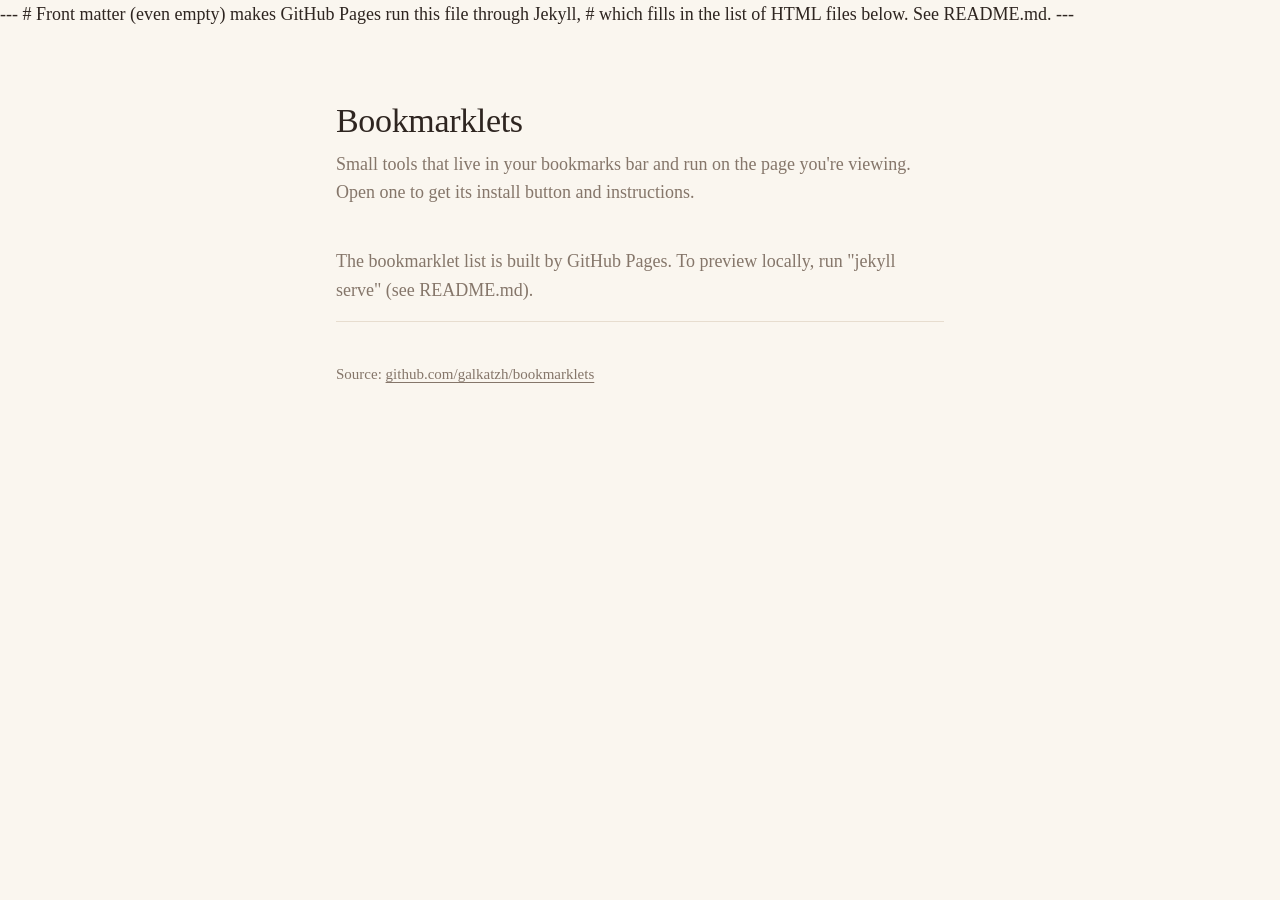
<file: index.html>
---
# Front matter (even empty) makes GitHub Pages run this file through Jekyll,
# which fills in the list of HTML files below. See README.md.
---
<!doctype html>
<html lang="en">
<head>
<meta charset="utf-8">
<meta name="viewport" content="width=device-width, initial-scale=1">
<title>Bookmarklets</title>
<link rel="icon" href="favicon.svg" type="image/svg+xml">
<link rel="stylesheet" href="style.css">
<style>
  #list { list-style: none; margin: 0; padding: 0; border-top: 1px solid var(--rule); }
  #list li { margin: 0; padding: 28px 0; border-bottom: 1px solid var(--rule); }
  #list p { margin: 0 0 12px; }
  h2 a { color: inherit; text-decoration: none; }
  h2 a:hover { color: var(--accent); }
  .meta { margin: 0 0 12px; font-size: 15px; color: var(--muted); }
  .meta div { display: flex; gap: 8px; }
  .meta dt { flex: none; font-style: italic; }
  .meta dd { margin: 0; }
  .install { font-size: 15px; text-decoration: none; }
  .install:hover { text-decoration: underline; }
  .status { color: var(--muted); }
  footer { margin-top: 40px; font-size: 15px; color: var(--muted); }
  footer a { color: inherit; }
  .download { margin: 24px 0 0; font-size: 15px; color: var(--muted); }
  .actions { display: flex; flex-wrap: wrap; align-items: center; gap: 8px 24px; }
  .pick { display: inline-flex; align-items: center; gap: 6px; font-size: 15px; color: var(--muted); cursor: pointer; }
  .pick input { margin: 0; accent-color: var(--accent); }
</style>
</head>
<body>
<main>
  <h1>Bookmarklets</h1>
  <p class="lead">Small tools that live in your bookmarks bar and run on the page you're viewing. Open one to get its install button and instructions.</p>

  <p id="status" class="status" role="status">Loading…</p>
  <ul id="list"></ul>
  <p id="download" class="download" hidden><a download="bookmarklets.html"></a>. Import it from your browser's bookmark manager to add the ticked bookmarklets at once, each with its own icon. They may arrive in a folder; if so, drag them onto your bookmarks toolbar. Some browsers keep their generic icon.</p>
  <noscript><p>This list needs JavaScript. The installers are in the <a href="https://github.com/galkatzh/bookmarklets">repository</a>.</p></noscript>

  <footer>Source: <a href="https://github.com/galkatzh/bookmarklets">github.com/galkatzh/bookmarklets</a></footer>
</main>

<!-- Every .html file in the site, filled in by Jekyll when GitHub Pages builds the site. -->
<script id="html-files" type="application/json">{{ site.static_files | where: "extname", ".html" | map: "path" | jsonify }}</script>
<script>
  const list = document.getElementById('list');
  const status = document.getElementById('status');

  // An installer is any HTML page with a <meta name="bookmarklet:name">.
  async function readInstaller(path) {
    const url = path.replace(/^\//, '');
    const response = await fetch(url);
    if (!response.ok) throw new Error(url + ': ' + response.status);
    const doc = new DOMParser().parseFromString(await response.text(), 'text/html');
    const meta = name => doc.querySelector(`meta[name="${name}"]`)?.content.trim() || '';
    const name = meta('bookmarklet:name');
    if (!name) return null;
    const button = doc.querySelector('a.bookmarklet');
    const code = button?.getAttribute('href') || '';
    if (!code.startsWith('javascript:')) console.warn(url + ': no a.bookmarklet with a javascript: href; left out of the bookmarks file.');
    return {
      url, name,
      label: button?.textContent.trim() || name,
      code: code.startsWith('javascript:') ? code : '',
      selected: true,
      description: meta('description'),
      worksOn: meta('bookmarklet:works-on'),
      data: meta('bookmarklet:data'),
    };
  }

  function el(tag, props = {}, ...children) {
    const node = Object.assign(document.createElement(tag), props);
    node.append(...children.filter(Boolean));
    return node;
  }

  function card(b) {
    const details = [['Works on', b.worksOn], ['Data', b.data]]
      .filter(([, value]) => value)
      .map(([label, value]) => el('div', {}, el('dt', { textContent: label }), el('dd', { textContent: value })));
    return el('li', {},
      el('h2', {}, el('a', { href: b.url, textContent: b.name })),
      b.description && el('p', { textContent: b.description }),
      details.length && el('dl', { className: 'meta' }, ...details),
      el('div', { className: 'actions' },
        el('a', { className: 'install', href: b.url, textContent: 'Install →' }),
        b.code && el('label', { className: 'pick' },
          el('input', { type: 'checkbox', checked: b.selected, onchange: e => { b.selected = e.target.checked; updateDownload(); } }),
          'Include in download')));
  }

  // A 32×32 monogram in the site's accent color, used as the bookmark's icon.
  function monogram(name) {
    const canvas = Object.assign(document.createElement('canvas'), { width: 32, height: 32 });
    const ctx = canvas.getContext('2d');
    ctx.fillStyle = '#b5532b';
    ctx.beginPath();
    ctx.roundRect(0, 0, 32, 32, 6);
    ctx.fill();
    ctx.fillStyle = '#faf6ef';
    ctx.font = '22px "Iowan Old Style", "Palatino Linotype", Palatino, Georgia, serif';
    ctx.textAlign = 'center';
    ctx.textBaseline = 'middle';
    ctx.fillText(name.trim().charAt(0).toUpperCase(), 16, 17);
    return canvas.toDataURL('image/png');
  }

  // Netscape bookmark file format, which browsers import from their bookmark manager.
  function bookmarksFile(installers) {
    const escapeHtml = text => text.replace(/[&<>"]/g, c => ({ '&': '&amp;', '<': '&lt;', '>': '&gt;', '"': '&quot;' })[c]);
    // javascript: URLs are percent-decoded before they run, so percent-encoding these characters
    // keeps the code identical while keeping each bookmark on one line with no HTML escaping.
    const escapeUrl = url => url.replace(/[\n\r"<>&]/g, c => '%' + c.charCodeAt(0).toString(16).toUpperCase().padStart(2, '0'));
    const entries = installers.filter(b => b.code).map(b =>
      `        <DT><A HREF="${escapeUrl(b.code)}" ICON="${monogram(b.name)}">${escapeHtml(b.label)}</A>`);
    return [
      '<!DOCTYPE NETSCAPE-Bookmark-file-1>',
      '<META HTTP-EQUIV="Content-Type" CONTENT="text/html; charset=UTF-8">',
      '<TITLE>Bookmarks</TITLE>',
      '<H1>Bookmarks</H1>',
      '<DL><p>',
      // PERSONAL_TOOLBAR_FOLDER marks this folder as the bookmarks toolbar. Firefox maps it to the toolbar
      // when restoring a full backup; a regular import may still file it as a folder.
      '    <DT><H3 PERSONAL_TOOLBAR_FOLDER="true">Bookmarks Toolbar</H3>',
      '    <DL><p>',
      ...entries,
      '    </DL><p>',
      '</DL><p>',
      '',
    ].join('\n');
  }

  let installers = [];
  let downloadUrl;

  // Rebuild the bookmarks file from the ticked bookmarklets.
  function updateDownload() {
    const link = document.querySelector('#download a');
    const available = installers.filter(b => b.code);
    const chosen = available.filter(b => b.selected);
    if (downloadUrl) URL.revokeObjectURL(downloadUrl);
    downloadUrl = chosen.length ? URL.createObjectURL(new Blob([bookmarksFile(chosen)], { type: 'text/html' })) : null;
    if (downloadUrl) link.href = downloadUrl;
    else link.removeAttribute('href');
    link.textContent = !chosen.length ? 'Tick at least one bookmarklet to download'
      : chosen.length === available.length ? 'Download all as a bookmarks file'
      : `Download ${chosen.length} of ${available.length} as a bookmarks file`;
  }

  async function main() {
    let paths;
    try {
      paths = JSON.parse(document.getElementById('html-files').textContent);
    } catch {
      status.textContent = 'The bookmarklet list is built by GitHub Pages. To preview locally, run "jekyll serve" (see README.md).';
      return;
    }
    const results = await Promise.allSettled(paths.map(readInstaller));
    for (const r of results) if (r.status === 'rejected') console.warn('Skipped installer:', r.reason);
    installers = results
      .map(r => r.status === 'fulfilled' && r.value)
      .filter(Boolean)
      .sort((a, b) => a.name.localeCompare(b.name));
    list.append(...installers.map(card));
    if (installers.some(b => b.code)) {
      updateDownload();
      document.getElementById('download').hidden = false;
    }
    if (installers.length) status.remove();
    else status.textContent = 'No bookmarklets found.';
  }

  main();
</script>
</body>
</html>
</file>
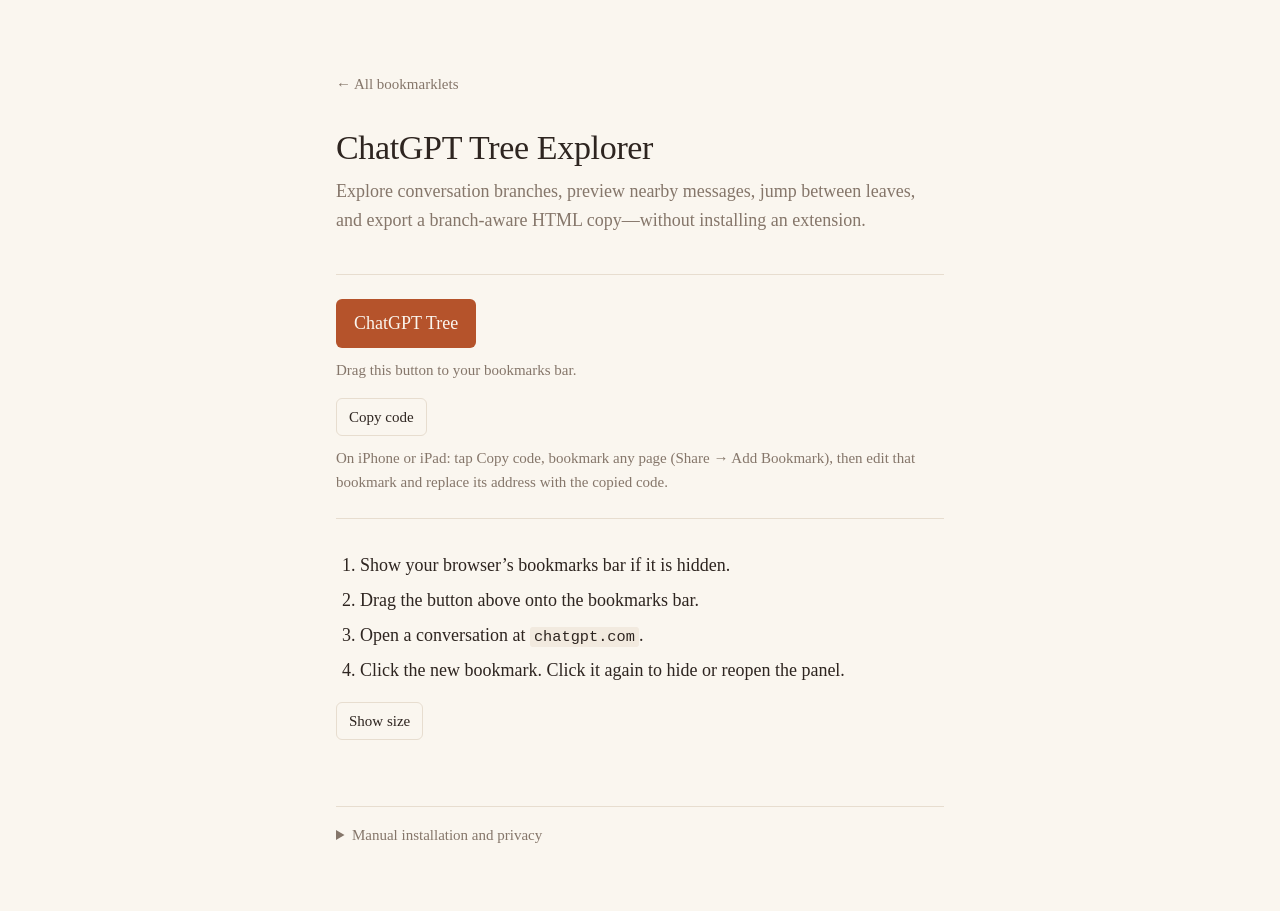
<file: chatgpt-tree-explorer.html>
<!doctype html>
<html lang="en">
<head>
<meta charset="utf-8">
<meta name="viewport" content="width=device-width, initial-scale=1">
<title>Install ChatGPT Tree Explorer</title>
<meta name="description" content="Adds a side panel to a ChatGPT conversation that shows every branch created by edits and regenerations. Preview nearby messages, jump between branch endings, and export a branch-aware HTML copy of the whole conversation.">
<meta name="bookmarklet:name" content="ChatGPT Tree Explorer">
<meta name="bookmarklet:works-on" content="chatgpt.com">
<meta name="bookmarklet:data" content="Stays in your browser; reads the conversation from ChatGPT's own endpoint.">
<link rel="icon" href="favicon.svg" type="image/svg+xml">
<link rel="stylesheet" href="style.css">
<style>
  .secondary { display: flex; flex-wrap: wrap; gap: 8px; }
  #status { min-height: 1.6em; margin: 10px 0 0; color: var(--accent); font-size: 15px; }
</style>
</head>
<body>
<main>
  <p class="back"><a href="./">← All bookmarklets</a></p>
  <h1>ChatGPT Tree Explorer</h1>
  <p class="lead">Explore conversation branches, preview nearby messages, jump between leaves, and export a branch-aware HTML copy—without installing an extension.</p>

  <div class="install-box">
    <a id="install-link" class="bookmarklet" href="javascript:(function%20()%20%7B%0A%20%20&#x27;use%20strict&#x27;%3B%0A%0A%20%20%2F%2F%20Bookmarklet%20bootstrap%3A%20validate%20the%20page%2C%20toggle%20an%20existing%20instance%2C%0A%20%20%2F%2F%20and%20install%20the%20extension%20stylesheet%20without%20any%20external%20dependency.%0A%20%20if%20(location.hostname%20!%3D%3D%20&#x27;chatgpt.com&#x27;)%20%7B%0A%20%20%20%20alert(&#x27;ChatGPT%20Tree%20Explorer%20only%20runs%20on%20chatgpt.com.&#x27;)%3B%0A%20%20%20%20return%3B%0A%20%20%7D%0A%20%20if%20(!%2F%5C%2Fc%5C%2F%5Ba-f0-9-%5D%2B%2F.test(location.pathname))%20%7B%0A%20%20%20%20alert(&#x27;Open%20a%20ChatGPT%20conversation%2C%20then%20run%20the%20bookmarklet%20again.&#x27;)%3B%0A%20%20%20%20return%3B%0A%20%20%7D%0A%0A%20%20const%20BOOKMARKLET_KEY%20%3D%20&#x27;__chatgptTreeBookmarklet&#x27;%3B%0A%20%20if%20(window%5BBOOKMARKLET_KEY%5D)%20%7B%0A%20%20%20%20window%5BBOOKMARKLET_KEY%5D.toggle()%3B%0A%20%20%20%20return%3B%0A%20%20%7D%0A%20%20window%5BBOOKMARKLET_KEY%5D%20%3D%20%7B%0A%20%20%20%20toggle()%20%7B%0A%20%20%20%20%20%20document.getElementById(&#x27;cgt-panel&#x27;)%3F.classList.toggle(&#x27;cgt-open&#x27;)%3B%0A%20%20%20%20%7D%2C%0A%20%20%7D%3B%0A%0A%20%20if%20(!document.getElementById(&#x27;cgt-bookmarklet-style&#x27;))%20%7B%0A%20%20%20%20const%20style%20%3D%20document.createElement(&#x27;style&#x27;)%3B%0A%20%20%20%20style.id%20%3D%20&#x27;cgt-bookmarklet-style&#x27;%3B%0A%20%20%20%20style.textContent%20%3D%20%22%2F*%20ChatGPT%20Tree%20Explorer%20*%2F%5Cn%5Cn%23cgt-toggle%20%7B%5Cn%20%20position%3A%20fixed%3B%5Cn%20%20right%3A%2014px%3B%5Cn%20%20top%3A%2050%25%3B%5Cn%20%20transform%3A%20translateY(-50%25)%3B%5Cn%20%20z-index%3A%209998%3B%5Cn%20%20width%3A%2038px%3B%5Cn%20%20height%3A%2038px%3B%5Cn%20%20border-radius%3A%2050%25%3B%5Cn%20%20background%3A%20%231e293b%3B%5Cn%20%20color%3A%20%2394a3b8%3B%5Cn%20%20border%3A%201px%20solid%20%23334155%3B%5Cn%20%20cursor%3A%20pointer%3B%5Cn%20%20display%3A%20flex%3B%5Cn%20%20align-items%3A%20center%3B%5Cn%20%20justify-content%3A%20center%3B%5Cn%20%20padding%3A%200%3B%5Cn%20%20box-shadow%3A%200%202px%2010px%20rgba(0%2C0%2C0%2C.4)%3B%5Cn%20%20transition%3A%20background%20.15s%2C%20color%20.15s%3B%5Cn%7D%5Cn%5Cn%23cgt-toggle%3Ahover%20%7B%5Cn%20%20background%3A%20%23334155%3B%5Cn%20%20color%3A%20%23e2e8f0%3B%5Cn%7D%5Cn%5Cn%23cgt-panel%20%7B%5Cn%20%20position%3A%20fixed%3B%5Cn%20%20right%3A%20-340px%3B%5Cn%20%20top%3A%200%3B%5Cn%20%20width%3A%20320px%3B%5Cn%20%20height%3A%20100dvh%3B%5Cn%20%20background%3A%20%230f172a%3B%5Cn%20%20border-left%3A%201px%20solid%20%231e293b%3B%5Cn%20%20z-index%3A%209997%3B%5Cn%20%20display%3A%20flex%3B%5Cn%20%20flex-direction%3A%20column%3B%5Cn%20%20transition%3A%20right%20.25s%20ease%3B%5Cn%20%20font-family%3A%20system-ui%2C%20-apple-system%2C%20sans-serif%3B%5Cn%20%20box-shadow%3A%20-6px%200%2024px%20rgba(0%2C0%2C0%2C.5)%3B%5Cn%20%20color%3A%20%23e2e8f0%3B%5Cn%7D%5Cn%5Cn%23cgt-panel.cgt-open%20%7B%20right%3A%200%3B%20%7D%5Cn%5Cn.cgt-header%20%7B%5Cn%20%20display%3A%20flex%3B%5Cn%20%20justify-content%3A%20space-between%3B%5Cn%20%20align-items%3A%20center%3B%5Cn%20%20padding%3A%2010px%2014px%3B%5Cn%20%20border-bottom%3A%201px%20solid%20%231e293b%3B%5Cn%20%20flex-shrink%3A%200%3B%5Cn%7D%5Cn%5Cn.cgt-title%20%7B%5Cn%20%20font-size%3A%2013px%3B%5Cn%20%20font-weight%3A%20600%3B%5Cn%20%20color%3A%20%23cbd5e1%3B%5Cn%7D%5Cn%5Cn.cgt-actions%20%7B%20display%3A%20flex%3B%20gap%3A%204px%3B%20%7D%5Cn%5Cn.cgt-actions%20button%20%7B%5Cn%20%20background%3A%20none%3B%5Cn%20%20border%3A%20none%3B%5Cn%20%20color%3A%20%2364748b%3B%5Cn%20%20cursor%3A%20pointer%3B%5Cn%20%20font-size%3A%2015px%3B%5Cn%20%20padding%3A%203px%207px%3B%5Cn%20%20border-radius%3A%205px%3B%5Cn%20%20line-height%3A%201%3B%5Cn%20%20transition%3A%20background%20.15s%2C%20color%20.15s%3B%5Cn%7D%5Cn%5Cn.cgt-actions%20button%3Ahover%20%7B%5Cn%20%20background%3A%20%231e293b%3B%5Cn%20%20color%3A%20%23e2e8f0%3B%5Cn%7D%5Cn%5Cn.cgt-tabs%20%7B%5Cn%20%20display%3A%20flex%3B%5Cn%20%20border-bottom%3A%201px%20solid%20%231e293b%3B%5Cn%20%20flex-shrink%3A%200%3B%5Cn%7D%5Cn%5Cn.cgt-tab%20%7B%5Cn%20%20flex%3A%201%3B%5Cn%20%20background%3A%20none%3B%5Cn%20%20border%3A%20none%3B%5Cn%20%20border-bottom%3A%202px%20solid%20transparent%3B%5Cn%20%20color%3A%20%2364748b%3B%5Cn%20%20cursor%3A%20pointer%3B%5Cn%20%20font-size%3A%2012px%3B%5Cn%20%20padding%3A%207px%200%3B%5Cn%20%20transition%3A%20color%20.15s%2C%20border-color%20.15s%3B%5Cn%7D%5Cn%5Cn.cgt-tab%3Ahover%20%7B%20color%3A%20%23cbd5e1%3B%20%7D%5Cn%5Cn.cgt-tab-active%20%7B%5Cn%20%20color%3A%20%23e2e8f0%3B%5Cn%20%20border-bottom-color%3A%20%233b82f6%3B%5Cn%7D%5Cn%5Cn%23cgt-tab-tree%20%7B%5Cn%20%20display%3A%20flex%3B%5Cn%20%20flex-direction%3A%20column%3B%5Cn%20%20flex%3A%201%3B%5Cn%20%20overflow%3A%20hidden%3B%5Cn%7D%5Cn%5Cn.cgt-settings-panel%20%7B%5Cn%20%20padding%3A%2018px%2016px%3B%5Cn%20%20color%3A%20%23cbd5e1%3B%5Cn%7D%5Cn%5Cn.cgt-setting-row%20%7B%5Cn%20%20display%3A%20flex%3B%5Cn%20%20justify-content%3A%20space-between%3B%5Cn%20%20align-items%3A%20center%3B%5Cn%20%20font-size%3A%2013px%3B%5Cn%20%20margin-bottom%3A%208px%3B%5Cn%7D%5Cn%5Cn.cgt-setting-row%20input%5Btype%3D%5C%22number%5C%22%5D%20%7B%5Cn%20%20width%3A%2056px%3B%5Cn%20%20background%3A%20%231e293b%3B%5Cn%20%20border%3A%201px%20solid%20%23334155%3B%5Cn%20%20border-radius%3A%206px%3B%5Cn%20%20color%3A%20%23e2e8f0%3B%5Cn%20%20font-size%3A%2013px%3B%5Cn%20%20padding%3A%204px%208px%3B%5Cn%20%20text-align%3A%20center%3B%5Cn%7D%5Cn%5Cn.cgt-setting-desc%20%7B%5Cn%20%20font-size%3A%2011px%3B%5Cn%20%20color%3A%20%23475569%3B%5Cn%20%20margin%3A%200%3B%5Cn%20%20line-height%3A%201.5%3B%5Cn%7D%5Cn%5Cn.cgt-legend%20%7B%5Cn%20%20display%3A%20flex%3B%5Cn%20%20align-items%3A%20center%3B%5Cn%20%20gap%3A%204px%3B%5Cn%20%20padding%3A%206px%2014px%3B%5Cn%20%20font-size%3A%2011px%3B%5Cn%20%20color%3A%20%2364748b%3B%5Cn%20%20border-bottom%3A%201px%20solid%20%231e293b%3B%5Cn%20%20flex-shrink%3A%200%3B%5Cn%20%20flex-wrap%3A%20wrap%3B%5Cn%7D%5Cn%5Cn.cgt-dot%20%7B%5Cn%20%20display%3A%20inline-block%3B%5Cn%20%20width%3A%208px%3B%5Cn%20%20height%3A%208px%3B%5Cn%20%20border-radius%3A%2050%25%3B%5Cn%20%20flex-shrink%3A%200%3B%5Cn%7D%5Cn%5Cn.cgt-hint%20%7B%5Cn%20%20margin-left%3A%20auto%3B%5Cn%20%20font-size%3A%2010px%3B%5Cn%20%20color%3A%20%23475569%3B%5Cn%20%20font-style%3A%20italic%3B%5Cn%7D%5Cn%5Cn.cgt-body%20%7B%5Cn%20%20flex%3A%201%3B%5Cn%20%20overflow%3A%20auto%3B%5Cn%20%20padding%3A%2014px%2010px%3B%5Cn%20%20min-height%3A%200%3B%5Cn%7D%5Cn%5Cn.cgt-info%2C%20.cgt-err%20%7B%5Cn%20%20font-size%3A%2012px%3B%5Cn%20%20padding%3A%2024px%2016px%3B%5Cn%20%20text-align%3A%20center%3B%5Cn%20%20color%3A%20%23475569%3B%5Cn%20%20line-height%3A%201.5%3B%5Cn%7D%5Cn%5Cn.cgt-err%20%7B%20color%3A%20%23f87171%3B%20%7D%5Cn%5Cn%2F*%20%E2%94%80%E2%94%80%20Tooltip%20%E2%94%80%E2%94%80%E2%94%80%E2%94%80%E2%94%80%E2%94%80%E2%94%80%E2%94%80%E2%94%80%E2%94%80%E2%94%80%E2%94%80%E2%94%80%E2%94%80%E2%94%80%E2%94%80%E2%94%80%E2%94%80%E2%94%80%E2%94%80%E2%94%80%E2%94%80%E2%94%80%E2%94%80%E2%94%80%E2%94%80%E2%94%80%E2%94%80%E2%94%80%E2%94%80%E2%94%80%E2%94%80%E2%94%80%E2%94%80%E2%94%80%E2%94%80%E2%94%80%E2%94%80%E2%94%80%E2%94%80%E2%94%80%E2%94%80%E2%94%80%E2%94%80%E2%94%80%E2%94%80%E2%94%80%E2%94%80%E2%94%80%E2%94%80%E2%94%80%E2%94%80%E2%94%80%E2%94%80%E2%94%80%E2%94%80%E2%94%80%E2%94%80%E2%94%80%E2%94%80%E2%94%80%E2%94%80%E2%94%80%E2%94%80%20*%2F%5Cn%5Cn%23cgt-tooltip%20%7B%5Cn%20%20position%3A%20fixed%3B%5Cn%20%20%2F*%20needed%20for%20absolute-positioned%20close%20button%20*%2F%5Cn%20%20z-index%3A%2010000%3B%5Cn%20%20background%3A%20%230f172a%3B%5Cn%20%20border%3A%201px%20solid%20%231e293b%3B%5Cn%20%20border-radius%3A%2010px%3B%5Cn%20%20padding%3A%2010px%2012px%3B%5Cn%20%20width%3A%20300px%3B%5Cn%20%20font-size%3A%2011.5px%3B%5Cn%20%20pointer-events%3A%20none%3B%5Cn%20%20display%3A%20none%3B%5Cn%20%20box-shadow%3A%200%208px%2024px%20rgba(0%2C0%2C0%2C.6)%3B%5Cn%20%20max-height%3A%20320px%3B%5Cn%20%20overflow-y%3A%20hidden%3B%5Cn%7D%5Cn%5Cn%23cgt-tooltip.cgt-tip-pinned%20%7B%5Cn%20%20pointer-events%3A%20auto%3B%5Cn%20%20overflow-y%3A%20auto%3B%5Cn%20%20max-height%3A%20420px%3B%5Cn%20%20border-color%3A%20%233b4f6b%3B%5Cn%7D%5Cn%5Cn.cgt-tip-close%20%7B%5Cn%20%20position%3A%20absolute%3B%5Cn%20%20top%3A%206px%3B%5Cn%20%20right%3A%208px%3B%5Cn%20%20background%3A%20none%3B%5Cn%20%20border%3A%20none%3B%5Cn%20%20color%3A%20%23475569%3B%5Cn%20%20font-size%3A%2012px%3B%5Cn%20%20cursor%3A%20pointer%3B%5Cn%20%20padding%3A%202px%204px%3B%5Cn%20%20border-radius%3A%204px%3B%5Cn%20%20line-height%3A%201%3B%5Cn%7D%5Cn%5Cn.cgt-tip-close%3Ahover%20%7B%5Cn%20%20background%3A%20%231e293b%3B%5Cn%20%20color%3A%20%23e2e8f0%3B%5Cn%7D%5Cn%5Cn%2F*%20make%20room%20for%20the%20X%20button%20*%2F%5Cn%23cgt-tooltip.cgt-tip-pinned%20%7B%20padding-top%3A%2028px%3B%20%7D%5Cn%5Cn.cgt-tip-msg%20%7B%5Cn%20%20margin-bottom%3A%208px%3B%5Cn%20%20padding-bottom%3A%208px%3B%5Cn%20%20border-bottom%3A%201px%20solid%20%231e293b%3B%5Cn%7D%5Cn%5Cn.cgt-tip-msg%3Alast-child%20%7B%5Cn%20%20margin-bottom%3A%200%3B%5Cn%20%20padding-bottom%3A%200%3B%5Cn%20%20border-bottom%3A%20none%3B%5Cn%7D%5Cn%5Cn.cgt-tip-role%20%7B%5Cn%20%20display%3A%20block%3B%5Cn%20%20font-size%3A%2010px%3B%5Cn%20%20font-weight%3A%20700%3B%5Cn%20%20text-transform%3A%20uppercase%3B%5Cn%20%20letter-spacing%3A%20.5px%3B%5Cn%20%20margin-bottom%3A%203px%3B%5Cn%7D%5Cn%5Cn.cgt-tip-user%20%20%20%20%20%20.cgt-tip-role%20%7B%20color%3A%20%2360a5fa%3B%20%7D%5Cn.cgt-tip-assistant%20.cgt-tip-role%20%7B%20color%3A%20%2334d399%3B%20%7D%5Cn.cgt-tip-tool%20%20%20%20%20%20.cgt-tip-role%20%7B%20color%3A%20%23fbbf24%3B%20%7D%5Cn%5Cn.cgt-tip-text%20%7B%5Cn%20%20color%3A%20%23cbd5e1%3B%5Cn%20%20line-height%3A%201.45%3B%5Cn%20%20word-break%3A%20break-word%3B%5Cn%20%20white-space%3A%20pre-wrap%3B%5Cn%7D%5Cn%22%3B%0A%20%20%20%20(document.head%20%7C%7C%20document.documentElement).appendChild(style)%3B%0A%20%20%7D%0A%0A%20%20%2F%2F%20%E2%94%80%E2%94%80%20Constants%20%E2%94%80%E2%94%80%E2%94%80%E2%94%80%E2%94%80%E2%94%80%E2%94%80%E2%94%80%E2%94%80%E2%94%80%E2%94%80%E2%94%80%E2%94%80%E2%94%80%E2%94%80%E2%94%80%E2%94%80%E2%94%80%E2%94%80%E2%94%80%E2%94%80%E2%94%80%E2%94%80%E2%94%80%E2%94%80%E2%94%80%E2%94%80%E2%94%80%E2%94%80%E2%94%80%E2%94%80%E2%94%80%E2%94%80%E2%94%80%E2%94%80%E2%94%80%E2%94%80%E2%94%80%E2%94%80%E2%94%80%E2%94%80%E2%94%80%E2%94%80%E2%94%80%E2%94%80%E2%94%80%E2%94%80%E2%94%80%E2%94%80%E2%94%80%E2%94%80%E2%94%80%E2%94%80%E2%94%80%E2%94%80%E2%94%80%E2%94%80%E2%94%80%E2%94%80%E2%94%80%E2%94%80%E2%94%80%0A%20%20const%20PANEL_ID%20%20%20%3D%20&#x27;cgt-panel&#x27;%3B%0A%20%20const%20TOGGLE_ID%20%20%3D%20&#x27;cgt-toggle&#x27;%3B%0A%20%20const%20TOOLTIP_ID%20%3D%20&#x27;cgt-tooltip&#x27;%3B%0A%20%20const%20NODE_W%20%20%20%20%20%3D%2032%3B%20%20%2F%2F%20px%20between%20sibling%20branches%20(horizontal)%0A%20%20const%20NODE_H%20%20%20%20%20%3D%2028%3B%20%20%2F%2F%20px%20between%20depth%20levels%20(vertical)%0A%20%20const%20NODE_R%20%20%20%20%20%3D%206%3B%20%20%20%2F%2F%20node%20circle%20radius%0A%20%20const%20SVG_NS%20%20%20%20%20%3D%20&#x27;http%3A%2F%2Fwww.w3.org%2F2000%2Fsvg&#x27;%3B%0A%20%20const%20ROLE_COLOR%20%3D%20%7B%0A%20%20%20%20user%3A%20%20%20%20%20%20&#x27;%233b82f6&#x27;%2C%0A%20%20%20%20assistant%3A%20&#x27;%2310b981&#x27;%2C%0A%20%20%20%20tool%3A%20%20%20%20%20%20&#x27;%23f59e0b&#x27;%2C%0A%20%20%7D%3B%0A%0A%20%20%2F%2F%20%E2%94%80%E2%94%80%20State%20%E2%94%80%E2%94%80%E2%94%80%E2%94%80%E2%94%80%E2%94%80%E2%94%80%E2%94%80%E2%94%80%E2%94%80%E2%94%80%E2%94%80%E2%94%80%E2%94%80%E2%94%80%E2%94%80%E2%94%80%E2%94%80%E2%94%80%E2%94%80%E2%94%80%E2%94%80%E2%94%80%E2%94%80%E2%94%80%E2%94%80%E2%94%80%E2%94%80%E2%94%80%E2%94%80%E2%94%80%E2%94%80%E2%94%80%E2%94%80%E2%94%80%E2%94%80%E2%94%80%E2%94%80%E2%94%80%E2%94%80%E2%94%80%E2%94%80%E2%94%80%E2%94%80%E2%94%80%E2%94%80%E2%94%80%E2%94%80%E2%94%80%E2%94%80%E2%94%80%E2%94%80%E2%94%80%E2%94%80%E2%94%80%E2%94%80%E2%94%80%E2%94%80%E2%94%80%E2%94%80%E2%94%80%E2%94%80%E2%94%80%E2%94%80%E2%94%80%E2%94%80%0A%20%20let%20convData%20%20%20%20%20%20%3D%20null%3B%0A%20%20let%20lastConvId%20%20%20%20%3D%20null%3B%0A%20%20let%20tooltipPinned%20%3D%20false%3B%0A%20%20let%20tooltipDepth%20%20%3D%20parseInt(localStorage.getItem(&#x27;cgt-depth&#x27;)%20%3F%3F%20&#x27;3&#x27;%2C%2010)%3B%0A%0A%20%20%2F%2F%20%E2%94%80%E2%94%80%20Utils%20%E2%94%80%E2%94%80%E2%94%80%E2%94%80%E2%94%80%E2%94%80%E2%94%80%E2%94%80%E2%94%80%E2%94%80%E2%94%80%E2%94%80%E2%94%80%E2%94%80%E2%94%80%E2%94%80%E2%94%80%E2%94%80%E2%94%80%E2%94%80%E2%94%80%E2%94%80%E2%94%80%E2%94%80%E2%94%80%E2%94%80%E2%94%80%E2%94%80%E2%94%80%E2%94%80%E2%94%80%E2%94%80%E2%94%80%E2%94%80%E2%94%80%E2%94%80%E2%94%80%E2%94%80%E2%94%80%E2%94%80%E2%94%80%E2%94%80%E2%94%80%E2%94%80%E2%94%80%E2%94%80%E2%94%80%E2%94%80%E2%94%80%E2%94%80%E2%94%80%E2%94%80%E2%94%80%E2%94%80%E2%94%80%E2%94%80%E2%94%80%E2%94%80%E2%94%80%E2%94%80%E2%94%80%E2%94%80%E2%94%80%E2%94%80%E2%94%80%E2%94%80%0A%20%20const%20%24%20%20%20%20%20%20%20%20%3D%20id%20%3D%3E%20document.getElementById(id)%3B%0A%20%20const%20getConvId%20%3D%20()%20%3D%3E%20location.pathname.match(%2F%5C%2Fc%5C%2F(%5Ba-f0-9-%5D%2B)%2F)%3F.%5B1%5D%20%3F%3F%20null%3B%0A%20%20const%20sleep%20%20%20%20%3D%20ms%20%3D%3E%20new%20Promise(r%20%3D%3E%20setTimeout(r%2C%20ms))%3B%0A%20%20const%20esc%20%20%20%20%20%20%3D%20s%20%20%3D%3E%20s.replace(%2F%5B%26%3C%3E%22%5D%2Fg%2C%20c%20%3D%3E%0A%20%20%20%20(%7B%20&#x27;%26&#x27;%3A%20&#x27;%26amp%3B&#x27;%2C%20&#x27;%3C&#x27;%3A%20&#x27;%26lt%3B&#x27;%2C%20&#x27;%3E&#x27;%3A%20&#x27;%26gt%3B&#x27;%2C%20&#x27;%22&#x27;%3A%20&#x27;%26quot%3B&#x27;%20%7D%5Bc%5D))%3B%0A%0A%20%20%2F**%20Convert%20ChatGPT&#x27;s%20%5C(...%5C)%20%2F%20%5C%5B...%5C%5D%20delimiters%20to%20%24...%24%20%2F%20%24%24...%24%24%20for%20KaTeX.%20*%2F%0A%20%20function%20normalizeMath(text)%20%7B%0A%20%20%20%20return%20text%0A%20%20%20%20%20%20.replace(%2F%5C%5C%5C%5B%2Fg%2C%20&#x27;%24%24%24%24&#x27;).replace(%2F%5C%5C%5C%5D%2Fg%2C%20&#x27;%24%24%24%24&#x27;)%0A%20%20%20%20%20%20.replace(%2F%5C%5C%5C(%2Fg%2C%20&#x27;%24%24&#x27;).replace(%2F%5C%5C%5C)%2Fg%2C%20&#x27;%24%24&#x27;)%3B%0A%20%20%7D%0A%0A%20%20async%20function%20fetchConv(id)%20%7B%0A%20%20%20%20%2F%2F%20ChatGPT&#x27;s%20backend%20requires%20an%20Authorization%20Bearer%20token%20in%20addition%20to%20cookies%0A%20%20%20%20const%20session%20%3D%20await%20fetch(&#x27;%2Fapi%2Fauth%2Fsession&#x27;%2C%20%7B%20credentials%3A%20&#x27;include&#x27;%20%7D).then(r%20%3D%3E%20r.json())%3B%0A%20%20%20%20if%20(!session%3F.accessToken)%20throw%20new%20Error(&#x27;Could%20not%20retrieve%20access%20token%20from%20session&#x27;)%3B%0A%20%20%20%20const%20r%20%3D%20await%20fetch(%60%2Fbackend-api%2Fconversation%2F%24%7Bid%7D%60%2C%20%7B%0A%20%20%20%20%20%20credentials%3A%20&#x27;include&#x27;%2C%0A%20%20%20%20%20%20headers%3A%20%7B%20&#x27;Authorization&#x27;%3A%20%60Bearer%20%24%7Bsession.accessToken%7D%60%20%7D%2C%0A%20%20%20%20%7D)%3B%0A%20%20%20%20if%20(!r.ok)%20throw%20new%20Error(%60HTTP%20%24%7Br.status%7D%60)%3B%0A%20%20%20%20const%20d%20%3D%20await%20r.json()%3B%0A%20%20%20%20if%20(d.detail)%20throw%20new%20Error(typeof%20d.detail%20%3D%3D%3D%20&#x27;string&#x27;%20%3F%20d.detail%20%3A%20JSON.stringify(d.detail))%3B%0A%20%20%20%20return%20d%3B%0A%20%20%7D%0A%0A%20%20%2F%2F%20%E2%94%80%E2%94%80%20Tree%20building%20%E2%94%80%E2%94%80%E2%94%80%E2%94%80%E2%94%80%E2%94%80%E2%94%80%E2%94%80%E2%94%80%E2%94%80%E2%94%80%E2%94%80%E2%94%80%E2%94%80%E2%94%80%E2%94%80%E2%94%80%E2%94%80%E2%94%80%E2%94%80%E2%94%80%E2%94%80%E2%94%80%E2%94%80%E2%94%80%E2%94%80%E2%94%80%E2%94%80%E2%94%80%E2%94%80%E2%94%80%E2%94%80%E2%94%80%E2%94%80%E2%94%80%E2%94%80%E2%94%80%E2%94%80%E2%94%80%E2%94%80%E2%94%80%E2%94%80%E2%94%80%E2%94%80%E2%94%80%E2%94%80%E2%94%80%E2%94%80%E2%94%80%E2%94%80%E2%94%80%E2%94%80%E2%94%80%E2%94%80%E2%94%80%E2%94%80%E2%94%80%E2%94%80%0A%0A%20%20%2F**%0A%20%20%20*%20Converts%20the%20flat%20ChatGPT%20%60mapping%60%20(id%20%E2%86%92%20node)%20into%20a%20proper%20tree.%0A%20%20%20*%20Each%20node%20gets%20%60isActive%60%20(on%20the%20current%20branch)%20and%20%60isLeaf%60.%0A%20%20%20*%2F%0A%20%20function%20buildTree(mapping%2C%20currentNode)%20%7B%0A%20%20%20%20const%20activePath%20%3D%20new%20Set()%3B%0A%20%20%20%20for%20(let%20cur%20%3D%20currentNode%3B%20cur%3B%20cur%20%3D%20mapping%5Bcur%5D%3F.parent)%20activePath.add(cur)%3B%0A%0A%20%20%20%20function%20make(id)%20%7B%0A%20%20%20%20%20%20const%20raw%20%3D%20mapping%5Bid%5D%3B%0A%20%20%20%20%20%20if%20(!raw)%20return%20null%3B%0A%20%20%20%20%20%20return%20%7B%0A%20%20%20%20%20%20%20%20id%2C%0A%20%20%20%20%20%20%20%20message%3A%20%20raw.message%2C%0A%20%20%20%20%20%20%20%20children%3A%20(raw.children%20%3F%3F%20%5B%5D).map(make).filter(Boolean)%2C%0A%20%20%20%20%20%20%20%20isActive%3A%20activePath.has(id)%2C%0A%20%20%20%20%20%20%20%20isLeaf%3A%20%20%20!(raw.children%3F.length)%2C%0A%20%20%20%20%20%20%7D%3B%0A%20%20%20%20%7D%0A%0A%20%20%20%20const%20rootRaw%20%3D%20Object.values(mapping).find(n%20%3D%3E%20!n.parent)%3B%0A%20%20%20%20return%20rootRaw%20%3F%20make(rootRaw.id)%20%3A%20null%3B%0A%20%20%7D%0A%0A%20%20%2F%2F%20%E2%94%80%E2%94%80%20Layout%20%E2%94%80%E2%94%80%E2%94%80%E2%94%80%E2%94%80%E2%94%80%E2%94%80%E2%94%80%E2%94%80%E2%94%80%E2%94%80%E2%94%80%E2%94%80%E2%94%80%E2%94%80%E2%94%80%E2%94%80%E2%94%80%E2%94%80%E2%94%80%E2%94%80%E2%94%80%E2%94%80%E2%94%80%E2%94%80%E2%94%80%E2%94%80%E2%94%80%E2%94%80%E2%94%80%E2%94%80%E2%94%80%E2%94%80%E2%94%80%E2%94%80%E2%94%80%E2%94%80%E2%94%80%E2%94%80%E2%94%80%E2%94%80%E2%94%80%E2%94%80%E2%94%80%E2%94%80%E2%94%80%E2%94%80%E2%94%80%E2%94%80%E2%94%80%E2%94%80%E2%94%80%E2%94%80%E2%94%80%E2%94%80%E2%94%80%E2%94%80%E2%94%80%E2%94%80%E2%94%80%E2%94%80%E2%94%80%E2%94%80%E2%94%80%E2%94%80%0A%0A%20%20%2F**%0A%20%20%20*%20Top-to-bottom%20layout%3A%0A%20%20%20*%20%20%20y%20%20%3D%20depth%20%C3%97%20NODE_H%20%20%20(root%20at%20top%2C%20leaves%20at%20bottom)%0A%20%20%20*%20%20%20x%20%20%3D%20branch-position%20%C3%97%20NODE_W%20(siblings%20spread%20horizontally)%0A%20%20%20*%20Parents%20are%20centred%20between%20their%20first%20and%20last%20child.%0A%20%20%20*%2F%0A%20%20function%20layoutTree(root)%20%7B%0A%20%20%20%20let%20leafIdx%20%3D%200%3B%0A%0A%20%20%20%20function%20pass(node%2C%20depth)%20%7B%0A%20%20%20%20%20%20node.depth%20%3D%20depth%3B%0A%20%20%20%20%20%20if%20(!node.children.length)%20%7B%0A%20%20%20%20%20%20%20%20node.branchPos%20%3D%20leafIdx%2B%2B%3B%0A%20%20%20%20%20%20%20%20return%3B%0A%20%20%20%20%20%20%7D%0A%20%20%20%20%20%20for%20(const%20c%20of%20node.children)%20pass(c%2C%20depth%20%2B%201)%3B%0A%20%20%20%20%20%20node.branchPos%20%3D%0A%20%20%20%20%20%20%20%20(node.children%5B0%5D.branchPos%20%2B%20node.children.at(-1).branchPos)%20%2F%202%3B%0A%20%20%20%20%7D%0A%20%20%20%20pass(root%2C%200)%3B%0A%0A%20%20%20%20const%20all%20%3D%20%5B%5D%3B%0A%20%20%20%20(function%20collect(n)%20%7B%20all.push(n)%3B%20n.children.forEach(collect)%3B%20%7D)(root)%3B%0A%0A%20%20%20%20for%20(const%20n%20of%20all)%20%7B%0A%20%20%20%20%20%20n.x%20%3D%20n.branchPos%20*%20NODE_W%3B%0A%20%20%20%20%20%20n.y%20%3D%20n.depth%20%20%20%20%20*%20NODE_H%3B%0A%20%20%20%20%7D%0A%0A%20%20%20%20const%20w%20%3D%20Math.max(...all.map(n%20%3D%3E%20n.x))%20%2B%20NODE_R%20*%204%3B%0A%20%20%20%20const%20h%20%3D%20Math.max(...all.map(n%20%3D%3E%20n.y))%20%2B%20NODE_R%20*%204%3B%0A%20%20%20%20return%20%7B%20all%2C%20w%2C%20h%20%7D%3B%0A%20%20%7D%0A%0A%20%20%2F%2F%20%E2%94%80%E2%94%80%20SVG%20rendering%20%E2%94%80%E2%94%80%E2%94%80%E2%94%80%E2%94%80%E2%94%80%E2%94%80%E2%94%80%E2%94%80%E2%94%80%E2%94%80%E2%94%80%E2%94%80%E2%94%80%E2%94%80%E2%94%80%E2%94%80%E2%94%80%E2%94%80%E2%94%80%E2%94%80%E2%94%80%E2%94%80%E2%94%80%E2%94%80%E2%94%80%E2%94%80%E2%94%80%E2%94%80%E2%94%80%E2%94%80%E2%94%80%E2%94%80%E2%94%80%E2%94%80%E2%94%80%E2%94%80%E2%94%80%E2%94%80%E2%94%80%E2%94%80%E2%94%80%E2%94%80%E2%94%80%E2%94%80%E2%94%80%E2%94%80%E2%94%80%E2%94%80%E2%94%80%E2%94%80%E2%94%80%E2%94%80%E2%94%80%E2%94%80%E2%94%80%E2%94%80%E2%94%80%0A%0A%20%20function%20makeSVG(lay%2C%20mapping)%20%7B%0A%20%20%20%20const%20%7B%20all%2C%20w%2C%20h%20%7D%20%3D%20lay%3B%0A%0A%20%20%20%20const%20svg%20%3D%20document.createElementNS(SVG_NS%2C%20&#x27;svg&#x27;)%3B%0A%20%20%20%20svg.setAttribute(&#x27;width&#x27;%2C%20%20w%20%2B%2016)%3B%0A%20%20%20%20svg.setAttribute(&#x27;height&#x27;%2C%20h%20%2B%2016)%3B%0A%0A%20%20%20%20const%20g%20%3D%20document.createElementNS(SVG_NS%2C%20&#x27;g&#x27;)%3B%0A%20%20%20%20g.setAttribute(&#x27;transform&#x27;%2C%20%60translate(%24%7BNODE_R%20%2B%204%7D%2C%24%7BNODE_R%20%2B%204%7D)%60)%3B%0A%20%20%20%20svg.appendChild(g)%3B%0A%0A%20%20%20%20const%20edgeG%20%3D%20document.createElementNS(SVG_NS%2C%20&#x27;g&#x27;)%3B%0A%20%20%20%20const%20nodeG%20%3D%20document.createElementNS(SVG_NS%2C%20&#x27;g&#x27;)%3B%0A%20%20%20%20g.append(edgeG%2C%20nodeG)%3B%0A%0A%20%20%20%20%2F%2F%20Edges%20%E2%80%94%20bezier%20curves%20flowing%20downward%0A%20%20%20%20for%20(const%20n%20of%20all)%20%7B%0A%20%20%20%20%20%20for%20(const%20c%20of%20n.children)%20%7B%0A%20%20%20%20%20%20%20%20const%20my%20%3D%20(n.y%20%2B%20c.y)%20%2F%202%3B%0A%20%20%20%20%20%20%20%20const%20path%20%3D%20document.createElementNS(SVG_NS%2C%20&#x27;path&#x27;)%3B%0A%20%20%20%20%20%20%20%20path.setAttribute(&#x27;d&#x27;%2C%20%60M%24%7Bn.x%7D%2C%24%7Bn.y%7D%20C%24%7Bn.x%7D%2C%24%7Bmy%7D%20%24%7Bc.x%7D%2C%24%7Bmy%7D%20%24%7Bc.x%7D%2C%24%7Bc.y%7D%60)%3B%0A%20%20%20%20%20%20%20%20path.setAttribute(&#x27;fill&#x27;%2C%20&#x27;none&#x27;)%3B%0A%20%20%20%20%20%20%20%20path.setAttribute(&#x27;stroke&#x27;%2C%20%20%20%20%20%20%20c.isActive%20%3F%20&#x27;%234b87d8&#x27;%20%3A%20&#x27;%232d3a4a&#x27;)%3B%0A%20%20%20%20%20%20%20%20path.setAttribute(&#x27;stroke-width&#x27;%2C%20c.isActive%20%3F%20&#x27;2&#x27;%20%20%20%20%20%20%20%3A%20&#x27;1.5&#x27;)%3B%0A%20%20%20%20%20%20%20%20edgeG.appendChild(path)%3B%0A%20%20%20%20%20%20%7D%0A%20%20%20%20%7D%0A%0A%20%20%20%20%2F%2F%20Nodes%0A%20%20%20%20for%20(const%20n%20of%20all)%20%7B%0A%20%20%20%20%20%20const%20role%20%3D%20n.message%3F.author%3F.role%3B%0A%0A%20%20%20%20%20%20%2F%2F%20Root%20and%20system%20nodes%3A%20tiny%20dim%20marker%2C%20no%20interaction%0A%20%20%20%20%20%20if%20(!role%20%7C%7C%20role%20%3D%3D%3D%20&#x27;system&#x27;)%20%7B%0A%20%20%20%20%20%20%20%20const%20dot%20%3D%20document.createElementNS(SVG_NS%2C%20&#x27;circle&#x27;)%3B%0A%20%20%20%20%20%20%20%20dot.setAttribute(&#x27;cx&#x27;%2C%20n.x)%3B%20dot.setAttribute(&#x27;cy&#x27;%2C%20n.y)%3B%20dot.setAttribute(&#x27;r&#x27;%2C%20&#x27;2&#x27;)%3B%0A%20%20%20%20%20%20%20%20dot.setAttribute(&#x27;fill&#x27;%2C%20&#x27;%23334155&#x27;)%3B%0A%20%20%20%20%20%20%20%20nodeG.appendChild(dot)%3B%0A%20%20%20%20%20%20%20%20continue%3B%0A%20%20%20%20%20%20%7D%0A%0A%20%20%20%20%20%20const%20opacity%20%3D%20n.isActive%20%3F%20&#x27;1&#x27;%20%3A%20&#x27;0.35&#x27;%3B%0A%20%20%20%20%20%20const%20color%20%20%20%3D%20ROLE_COLOR%5Brole%5D%20%3F%3F%20&#x27;%236b7280&#x27;%3B%0A%20%20%20%20%20%20const%20circle%20%20%3D%20document.createElementNS(SVG_NS%2C%20&#x27;circle&#x27;)%3B%0A%20%20%20%20%20%20circle.setAttribute(&#x27;cx&#x27;%2C%20n.x)%3B%0A%20%20%20%20%20%20circle.setAttribute(&#x27;cy&#x27;%2C%20n.y)%3B%0A%20%20%20%20%20%20circle.setAttribute(&#x27;r&#x27;%2C%20%20NODE_R)%3B%0A%20%20%20%20%20%20circle.setAttribute(&#x27;fill&#x27;%2C%20%20%20%20color)%3B%0A%20%20%20%20%20%20circle.setAttribute(&#x27;opacity&#x27;%2C%20opacity)%3B%0A%20%20%20%20%20%20%2F%2F%20data-node-id%20and%20data-opacity%20are%20used%20by%20the%20exported%20HTML%20for%20interactivity%0A%20%20%20%20%20%20circle.setAttribute(&#x27;data-node-id&#x27;%2C%20n.id)%3B%0A%20%20%20%20%20%20circle.setAttribute(&#x27;data-opacity&#x27;%2C%20opacity)%3B%0A%20%20%20%20%20%20if%20(n.isActive)%20%7B%0A%20%20%20%20%20%20%20%20circle.setAttribute(&#x27;stroke&#x27;%2C%20%20%20%20%20%20%20&#x27;%23ffffff&#x27;)%3B%0A%20%20%20%20%20%20%20%20circle.setAttribute(&#x27;stroke-width&#x27;%2C%20&#x27;1.5&#x27;)%3B%0A%20%20%20%20%20%20%7D%0A%0A%20%20%20%20%20%20circle.style.cursor%20%3D%20&#x27;pointer&#x27;%3B%0A%20%20%20%20%20%20circle.addEventListener(&#x27;mouseenter&#x27;%2C%20e%20%3D%3E%20%7B%20if%20(!tooltipPinned)%20showTooltip(e%2C%20n.id%2C%20mapping)%3B%20%7D)%3B%0A%20%20%20%20%20%20circle.addEventListener(&#x27;mouseleave&#x27;%2C%20()%20%3D%3E%20%7B%20if%20(!tooltipPinned)%20hideTooltip()%3B%20%7D)%3B%0A%20%20%20%20%20%20if%20(n.isLeaf)%20%7B%0A%20%20%20%20%20%20%20%20circle.addEventListener(&#x27;click&#x27;%2C%20()%20%3D%3E%20navigateToLeaf(n.id%2C%20mapping))%3B%0A%20%20%20%20%20%20%7D%20else%20%7B%0A%20%20%20%20%20%20%20%20circle.addEventListener(&#x27;click&#x27;%2C%20e%20%3D%3E%20%7B%20e.stopPropagation()%3B%20pinTooltip(e%2C%20n.id%2C%20mapping)%3B%20%7D)%3B%0A%20%20%20%20%20%20%7D%0A%0A%20%20%20%20%20%20nodeG.appendChild(circle)%3B%0A%20%20%20%20%7D%0A%0A%20%20%20%20return%20svg%3B%0A%20%20%7D%0A%0A%20%20%2F%2F%20%E2%94%80%E2%94%80%20Tooltip%20%E2%94%80%E2%94%80%E2%94%80%E2%94%80%E2%94%80%E2%94%80%E2%94%80%E2%94%80%E2%94%80%E2%94%80%E2%94%80%E2%94%80%E2%94%80%E2%94%80%E2%94%80%E2%94%80%E2%94%80%E2%94%80%E2%94%80%E2%94%80%E2%94%80%E2%94%80%E2%94%80%E2%94%80%E2%94%80%E2%94%80%E2%94%80%E2%94%80%E2%94%80%E2%94%80%E2%94%80%E2%94%80%E2%94%80%E2%94%80%E2%94%80%E2%94%80%E2%94%80%E2%94%80%E2%94%80%E2%94%80%E2%94%80%E2%94%80%E2%94%80%E2%94%80%E2%94%80%E2%94%80%E2%94%80%E2%94%80%E2%94%80%E2%94%80%E2%94%80%E2%94%80%E2%94%80%E2%94%80%E2%94%80%E2%94%80%E2%94%80%E2%94%80%E2%94%80%E2%94%80%E2%94%80%E2%94%80%E2%94%80%E2%94%80%0A%0A%20%20function%20buildChain(nodeId%2C%20mapping)%20%7B%0A%20%20%20%20function%20toEntry(id)%20%7B%0A%20%20%20%20%20%20const%20node%20%3D%20mapping%5Bid%5D%3B%0A%20%20%20%20%20%20if%20(!node%3F.message)%20return%20null%3B%0A%20%20%20%20%20%20const%20role%20%3D%20node.message.author%3F.role%3B%0A%20%20%20%20%20%20if%20(!role%20%7C%7C%20role%20%3D%3D%3D%20&#x27;system&#x27;)%20return%20null%3B%0A%20%20%20%20%20%20const%20text%20%3D%20(node.message.content%3F.parts%20%3F%3F%20%5B%5D)%0A%20%20%20%20%20%20%20%20.filter(p%20%3D%3E%20typeof%20p%20%3D%3D%3D%20&#x27;string&#x27;).join(&#x27;%20&#x27;).trim()%3B%0A%20%20%20%20%20%20return%20text%20%3F%20%7B%20role%2C%20text%20%7D%20%3A%20null%3B%0A%20%20%20%20%7D%0A%0A%20%20%20%20const%20node%20%3D%20mapping%5BnodeId%5D%3B%0A%20%20%20%20if%20(!node)%20return%20%5B%5D%3B%0A%0A%20%20%20%20const%20ancestors%20%3D%20%5B%5D%3B%0A%20%20%20%20for%20(let%20cur%20%3D%20node.parent%3B%20cur%20%26%26%20ancestors.length%20%3C%20tooltipDepth%3B%20cur%20%3D%20mapping%5Bcur%5D%3F.parent)%20%7B%0A%20%20%20%20%20%20const%20e%20%3D%20toEntry(cur)%3B%0A%20%20%20%20%20%20if%20(e)%20ancestors.push(e)%3B%0A%20%20%20%20%7D%0A%20%20%20%20ancestors.reverse()%3B%0A%0A%20%20%20%20const%20self%20%3D%20toEntry(nodeId)%3B%0A%0A%20%20%20%20const%20descendants%20%3D%20%5B%5D%3B%0A%20%20%20%20for%20(let%20cur%20%3D%20node.children%3F.%5B0%5D%3B%20cur%20%26%26%20descendants.length%20%3C%20tooltipDepth%3B%20cur%20%3D%20mapping%5Bcur%5D%3F.children%3F.%5B0%5D)%20%7B%0A%20%20%20%20%20%20const%20e%20%3D%20toEntry(cur)%3B%0A%20%20%20%20%20%20if%20(e)%20descendants.push(e)%3B%0A%20%20%20%20%7D%0A%0A%20%20%20%20return%20%5B...ancestors%2C%20...(self%20%3F%20%5Bself%5D%20%3A%20%5B%5D)%2C%20...descendants%5D%3B%0A%20%20%7D%0A%0A%20%20function%20positionTooltip(tip%2C%20clientX%2C%20clientY)%20%7B%0A%20%20%20%20const%20TW%20%3D%20300%3B%0A%20%20%20%20const%20x%20%3D%20clientX%20%2B%2014%20%2B%20TW%20%3E%20window.innerWidth%20%3F%20clientX%20-%20TW%20-%2014%20%3A%20clientX%20%2B%2014%3B%0A%20%20%20%20const%20y%20%3D%20Math.max(4%2C%20Math.min(clientY%20-%208%2C%20window.innerHeight%20-%20300))%3B%0A%20%20%20%20tip.style.left%20%3D%20x%20%2B%20&#x27;px&#x27;%3B%0A%20%20%20%20tip.style.top%20%20%3D%20y%20%2B%20&#x27;px&#x27;%3B%0A%20%20%7D%0A%0A%20%20function%20showTooltip(e%2C%20nodeId%2C%20mapping)%20%7B%0A%20%20%20%20let%20tip%20%3D%20%24(TOOLTIP_ID)%3B%0A%20%20%20%20if%20(!tip)%20%7B%0A%20%20%20%20%20%20tip%20%3D%20document.createElement(&#x27;div&#x27;)%3B%0A%20%20%20%20%20%20tip.id%20%3D%20TOOLTIP_ID%3B%0A%20%20%20%20%20%20document.body.appendChild(tip)%3B%0A%20%20%20%20%7D%0A%20%20%20%20tip.classList.remove(&#x27;cgt-tip-pinned&#x27;)%3B%0A%0A%20%20%20%20const%20chain%20%3D%20buildChain(nodeId%2C%20mapping)%3B%0A%20%20%20%20tip.innerHTML%20%3D%20chain.map((%7B%20role%2C%20text%20%7D)%20%3D%3E%0A%20%20%20%20%20%20%60%3Cdiv%20class%3D%22cgt-tip-msg%20cgt-tip-%24%7Brole%7D%22%3E%0A%20%20%20%20%20%20%20%20%3Cspan%20class%3D%22cgt-tip-role%22%3E%24%7Brole%7D%3C%2Fspan%3E%0A%20%20%20%20%20%20%20%20%3Cspan%20class%3D%22cgt-tip-text%22%3E%24%7Besc(text.slice(0%2C%20200))%7D%24%7Btext.length%20%3E%20200%20%3F%20&#x27;%E2%80%A6&#x27;%20%3A%20&#x27;&#x27;%7D%3C%2Fspan%3E%0A%20%20%20%20%20%20%3C%2Fdiv%3E%60%0A%20%20%20%20).join(&#x27;&#x27;)%3B%0A%0A%20%20%20%20tip.style.display%20%3D%20&#x27;block&#x27;%3B%0A%20%20%20%20positionTooltip(tip%2C%20e.clientX%2C%20e.clientY)%3B%0A%20%20%7D%0A%0A%20%20function%20pinTooltip(e%2C%20nodeId%2C%20mapping)%20%7B%0A%20%20%20%20let%20tip%20%3D%20%24(TOOLTIP_ID)%3B%0A%20%20%20%20if%20(!tip)%20%7B%0A%20%20%20%20%20%20tip%20%3D%20document.createElement(&#x27;div&#x27;)%3B%0A%20%20%20%20%20%20tip.id%20%3D%20TOOLTIP_ID%3B%0A%20%20%20%20%20%20document.body.appendChild(tip)%3B%0A%20%20%20%20%7D%0A%0A%20%20%20%20tooltipPinned%20%3D%20true%3B%0A%20%20%20%20tip.classList.add(&#x27;cgt-tip-pinned&#x27;)%3B%0A%0A%20%20%20%20const%20chain%20%3D%20buildChain(nodeId%2C%20mapping)%3B%0A%20%20%20%20tip.innerHTML%20%3D%0A%20%20%20%20%20%20%60%3Cbutton%20class%3D%22cgt-tip-close%22%20title%3D%22Close%22%3E%E2%9C%95%3C%2Fbutton%3E%60%20%2B%0A%20%20%20%20%20%20chain.map((%7B%20role%2C%20text%20%7D)%20%3D%3E%0A%20%20%20%20%20%20%20%20%60%3Cdiv%20class%3D%22cgt-tip-msg%20cgt-tip-%24%7Brole%7D%22%3E%0A%20%20%20%20%20%20%20%20%20%20%3Cspan%20class%3D%22cgt-tip-role%22%3E%24%7Brole%7D%3C%2Fspan%3E%0A%20%20%20%20%20%20%20%20%20%20%3Cspan%20class%3D%22cgt-tip-text%22%3E%24%7Besc(text)%7D%3C%2Fspan%3E%0A%20%20%20%20%20%20%20%20%3C%2Fdiv%3E%60%0A%20%20%20%20%20%20).join(&#x27;&#x27;)%3B%0A%0A%20%20%20%20tip.querySelector(&#x27;.cgt-tip-close&#x27;).addEventListener(&#x27;click&#x27;%2C%20unpinTooltip)%3B%0A%20%20%20%20tip.style.display%20%3D%20&#x27;block&#x27;%3B%0A%20%20%20%20positionTooltip(tip%2C%20e.clientX%2C%20e.clientY)%3B%0A%20%20%7D%0A%0A%20%20function%20unpinTooltip()%20%7B%0A%20%20%20%20tooltipPinned%20%3D%20false%3B%0A%20%20%20%20const%20t%20%3D%20%24(TOOLTIP_ID)%3B%0A%20%20%20%20if%20(t)%20%7B%20t.classList.remove(&#x27;cgt-tip-pinned&#x27;)%3B%20t.style.display%20%3D%20&#x27;none&#x27;%3B%20%7D%0A%20%20%7D%0A%0A%20%20const%20hideTooltip%20%3D%20()%20%3D%3E%20%7B%20if%20(!tooltipPinned)%20%7B%20const%20t%20%3D%20%24(TOOLTIP_ID)%3B%20if%20(t)%20t.style.display%20%3D%20&#x27;none&#x27;%3B%20%7D%20%7D%3B%0A%0A%20%20%2F%2F%20%E2%94%80%E2%94%80%20Export%20%E2%94%80%E2%94%80%E2%94%80%E2%94%80%E2%94%80%E2%94%80%E2%94%80%E2%94%80%E2%94%80%E2%94%80%E2%94%80%E2%94%80%E2%94%80%E2%94%80%E2%94%80%E2%94%80%E2%94%80%E2%94%80%E2%94%80%E2%94%80%E2%94%80%E2%94%80%E2%94%80%E2%94%80%E2%94%80%E2%94%80%E2%94%80%E2%94%80%E2%94%80%E2%94%80%E2%94%80%E2%94%80%E2%94%80%E2%94%80%E2%94%80%E2%94%80%E2%94%80%E2%94%80%E2%94%80%E2%94%80%E2%94%80%E2%94%80%E2%94%80%E2%94%80%E2%94%80%E2%94%80%E2%94%80%E2%94%80%E2%94%80%E2%94%80%E2%94%80%E2%94%80%E2%94%80%E2%94%80%E2%94%80%E2%94%80%E2%94%80%E2%94%80%E2%94%80%E2%94%80%E2%94%80%E2%94%80%E2%94%80%E2%94%80%E2%94%80%0A%0A%20%20function%20exportConversation()%20%7B%0A%20%20%20%20if%20(!convData%3F.mapping)%20return%3B%0A%0A%20%20%20%20%2F%2F%20Build%20a%20lean%20mapping%20containing%20only%20what%20the%20exported%20page%20needs.%0A%20%20%20%20%2F%2F%20Math%20delimiters%20are%20normalised%20here%20so%20the%20HTML%20needs%20no%20regex.%0A%20%20%20%20const%20exportMap%20%3D%20%7B%7D%3B%0A%20%20%20%20for%20(const%20%5Bid%2C%20node%5D%20of%20Object.entries(convData.mapping))%20%7B%0A%20%20%20%20%20%20const%20msg%20%20%3D%20node.message%3B%0A%20%20%20%20%20%20const%20role%20%3D%20msg%3F.author%3F.role%20%3F%3F%20null%3B%0A%20%20%20%20%20%20const%20rawText%20%3D%20(msg%3F.content%3F.parts%20%3F%3F%20%5B%5D).filter(p%20%3D%3E%20typeof%20p%20%3D%3D%3D%20&#x27;string&#x27;).join(&#x27;%5Cn&#x27;).trim()%3B%0A%20%20%20%20%20%20exportMap%5Bid%5D%20%3D%20%7B%0A%20%20%20%20%20%20%20%20parent%3A%20node.parent%20%3F%3F%20null%2C%0A%20%20%20%20%20%20%20%20role%2C%0A%20%20%20%20%20%20%20%20text%3A%20rawText%20%3F%20normalizeMath(rawText)%20%3A%20&#x27;&#x27;%2C%0A%20%20%20%20%20%20%7D%3B%0A%20%20%20%20%7D%0A%0A%20%20%20%20const%20svgEl%20%3D%20%24(&#x27;cgt-body&#x27;)%3F.querySelector(&#x27;svg&#x27;)%3B%0A%20%20%20%20const%20svgStr%20%3D%20svgEl%20%3F%20new%20XMLSerializer().serializeToString(svgEl)%20%3A%20&#x27;&#x27;%3B%0A%20%20%20%20const%20title%20%20%3D%20convData.title%20%7C%7C%20&#x27;ChatGPT%20Conversation&#x27;%3B%0A%0A%20%20%20%20%2F%2F%20Prevent%20%3C%2Fscript%3E%20from%20breaking%20the%20embedded%20JSON%20blocks%0A%20%20%20%20const%20safeJson%20%3D%20s%20%3D%3E%20JSON.stringify(s).replace(%2F%3C%5C%2Fscript%3E%2Fgi%2C%20&#x27;%3C%5C%5C%2Fscript%3E&#x27;)%3B%0A%0A%20%20%20%20const%20html%20%3D%20buildExportHtml(esc(title)%2C%20svgStr%2C%20safeJson(exportMap)%2C%20safeJson(convData.current_node))%3B%0A%20%20%20%20const%20blob%20%20%3D%20new%20Blob(%5Bhtml%5D%2C%20%7B%20type%3A%20&#x27;text%2Fhtml&#x27;%20%7D)%3B%0A%20%20%20%20const%20url%20%20%20%3D%20URL.createObjectURL(blob)%3B%0A%20%20%20%20const%20a%20%20%20%20%20%3D%20document.createElement(&#x27;a&#x27;)%3B%0A%20%20%20%20a.href%20%20%20%20%20%20%20%3D%20url%3B%0A%20%20%20%20a.download%20%20%20%3D%20(title.replace(%2F%5B%5Ea-z0-9%5D%2B%2Fgi%2C%20&#x27;-&#x27;).slice(0%2C%2060)%20%7C%7C%20&#x27;conversation&#x27;)%20%2B%20&#x27;.html&#x27;%3B%0A%20%20%20%20document.body.appendChild(a)%3B%0A%20%20%20%20a.click()%3B%0A%20%20%20%20document.body.removeChild(a)%3B%0A%20%20%20%20setTimeout(()%20%3D%3E%20URL.revokeObjectURL(url)%2C%205000)%3B%0A%20%20%7D%0A%0A%20%20function%20buildExportHtml(title%2C%20svgStr%2C%20mapJson%2C%20initIdJson)%20%7B%0A%20%20%20%20return%20%60%3C!DOCTYPE%20html%3E%0A%3Chtml%20lang%3D%22en%22%3E%0A%3Chead%3E%0A%3Cmeta%20charset%3D%22UTF-8%22%3E%0A%3Ctitle%3E%24%7Btitle%7D%3C%2Ftitle%3E%0A%3Clink%20rel%3D%22stylesheet%22%20href%3D%22https%3A%2F%2Fcdn.jsdelivr.net%2Fnpm%2Fkatex%400.16.11%2Fdist%2Fkatex.min.css%22%3E%0A%3Cscript%20src%3D%22https%3A%2F%2Fcdn.jsdelivr.net%2Fnpm%2Fkatex%400.16.11%2Fdist%2Fkatex.min.js%22%3E%3C%5C%2Fscript%3E%0A%3Cscript%20src%3D%22https%3A%2F%2Fcdn.jsdelivr.net%2Fnpm%2Fkatex%400.16.11%2Fdist%2Fcontrib%2Fauto-render.min.js%22%3E%3C%5C%2Fscript%3E%0A%3Cscript%20src%3D%22https%3A%2F%2Fcdn.jsdelivr.net%2Fnpm%2Fmarked%4012%2Fmarked.min.js%22%3E%3C%5C%2Fscript%3E%0A%3Cstyle%3E%0A*%20%7B%20box-sizing%3A%20border-box%3B%20margin%3A%200%3B%20padding%3A%200%3B%20%7D%0Ahtml%2C%20body%20%7B%20height%3A%20100%25%3B%20overflow%3A%20hidden%3B%20background%3A%20%230f172a%3B%20color%3A%20%23e2e8f0%3B%20font-family%3A%20system-ui%2C%20-apple-system%2C%20sans-serif%3B%20%7D%0Abody%20%7B%20display%3A%20flex%3B%20flex-direction%3A%20column%3B%20%7D%0A%23header%20%7B%20display%3A%20flex%3B%20align-items%3A%20center%3B%20justify-content%3A%20space-between%3B%20padding%3A%2010px%2016px%3B%20border-bottom%3A%201px%20solid%20%231e293b%3B%20font-size%3A%2013px%3B%20font-weight%3A%20600%3B%20color%3A%20%23cbd5e1%3B%20flex-shrink%3A%200%3B%20%7D%0A%23toggle-render%20%7B%20background%3A%20%231e293b%3B%20border%3A%201px%20solid%20%23334155%3B%20color%3A%20%2394a3b8%3B%20font-size%3A%2011px%3B%20padding%3A%203px%2010px%3B%20border-radius%3A%205px%3B%20cursor%3A%20pointer%3B%20%7D%0A%23toggle-render%3Ahover%20%7B%20background%3A%20%23334155%3B%20color%3A%20%23e2e8f0%3B%20%7D%0A%23main%20%7B%20display%3A%20flex%3B%20flex%3A%201%3B%20overflow%3A%20hidden%3B%20%7D%0A%23tree-pane%20%7B%20width%3A%20280px%3B%20min-width%3A%2080px%3B%20overflow%3A%20auto%3B%20padding%3A%2012px%3B%20border-right%3A%201px%20solid%20%231e293b%3B%20flex-shrink%3A%200%3B%20background%3A%20%23080f1a%3B%20%7D%0A%23tree-pane%20svg%20%7B%20display%3A%20block%3B%20%7D%0A%23divider%20%7B%20width%3A%205px%3B%20cursor%3A%20col-resize%3B%20background%3A%20%231e293b%3B%20flex-shrink%3A%200%3B%20transition%3A%20background%20.15s%3B%20%7D%0A%23divider%3Ahover%2C%20%23divider.dragging%20%7B%20background%3A%20%233b82f6%3B%20%7D%0A%23conv-pane%20%7B%20flex%3A%201%3B%20overflow-y%3A%20auto%3B%20padding%3A%2032px%2040px%3B%20min-width%3A%20100px%3B%20%7D%0A.message%20%7B%20margin-bottom%3A%2028px%3B%20padding-bottom%3A%2028px%3B%20border-bottom%3A%201px%20solid%20%231e293b%3B%20%7D%0A.message%3Alast-child%20%7B%20border-bottom%3A%20none%3B%20%7D%0A.role%20%7B%20font-size%3A%2011px%3B%20font-weight%3A%20700%3B%20text-transform%3A%20uppercase%3B%20letter-spacing%3A%20.5px%3B%20margin-bottom%3A%208px%3B%20%7D%0A.role-user%20%7B%20color%3A%20%2360a5fa%3B%20%7D%0A.role-assistant%20%7B%20color%3A%20%2334d399%3B%20%7D%0A.content%20%7B%20line-height%3A%201.7%3B%20font-size%3A%2014px%3B%20%7D%0A.content%20p%20%7B%20margin-bottom%3A%20.75em%3B%20%7D%0A.content%20p%3Alast-child%20%7B%20margin-bottom%3A%200%3B%20%7D%0A.content%20h1%2C%20.content%20h2%2C%20.content%20h3%2C%20.content%20h4%20%7B%20margin%3A%201em%200%20.4em%3B%20font-weight%3A%20600%3B%20%7D%0A.content%20h1%20%7B%20font-size%3A%201.4em%3B%20%7D%20.content%20h2%20%7B%20font-size%3A%201.2em%3B%20%7D%20.content%20h3%20%7B%20font-size%3A%201.05em%3B%20%7D%0A.content%20ul%2C%20.content%20ol%20%7B%20padding-left%3A%201.4em%3B%20margin%3A%20.5em%200%3B%20%7D%0A.content%20li%20%7B%20margin%3A%20.2em%200%3B%20%7D%0A.content%20code%20%7B%20background%3A%20%231e293b%3B%20padding%3A%202px%205px%3B%20border-radius%3A%204px%3B%20font-family%3A%20ui-monospace%2C%20monospace%3B%20font-size%3A%20.875em%3B%20%7D%0A.content%20pre%20%7B%20background%3A%20%231e293b%3B%20padding%3A%2014px%3B%20border-radius%3A%208px%3B%20overflow-x%3A%20auto%3B%20margin%3A%20.6em%200%3B%20%7D%0A.content%20pre%20code%20%7B%20background%3A%20none%3B%20padding%3A%200%3B%20font-size%3A%20.85em%3B%20%7D%0A.content%20blockquote%20%7B%20border-left%3A%203px%20solid%20%23334155%3B%20padding-left%3A%201em%3B%20color%3A%20%2394a3b8%3B%20margin%3A%20.5em%200%3B%20%7D%0A.content%20table%20%7B%20border-collapse%3A%20collapse%3B%20width%3A%20100%25%3B%20margin%3A%20.5em%200%3B%20%7D%0A.content%20th%2C%20.content%20td%20%7B%20border%3A%201px%20solid%20%23334155%3B%20padding%3A%206px%2010px%3B%20text-align%3A%20left%3B%20%7D%0A.content%20th%20%7B%20background%3A%20%231e293b%3B%20%7D%0A.katex-display%20%7B%20overflow-x%3A%20auto%3B%20overflow-y%3A%20hidden%3B%20%7D%0A.raw-text%20%7B%20white-space%3A%20pre-wrap%3B%20word-break%3A%20break-word%3B%20font-family%3A%20ui-monospace%2C%20monospace%3B%20font-size%3A%2013px%3B%20color%3A%20%2394a3b8%3B%20%7D%0Acircle%5Bdata-node-id%5D%20%7B%20cursor%3A%20pointer%3B%20%7D%0A%3C%2Fstyle%3E%0A%3C%2Fhead%3E%0A%3Cbody%3E%0A%3Cdiv%20id%3D%22header%22%3E%3Cspan%3E%24%7Btitle%7D%3C%2Fspan%3E%3Cbutton%20id%3D%22toggle-render%22%3ERaw%3C%2Fbutton%3E%3C%2Fdiv%3E%0A%3Cdiv%20id%3D%22main%22%3E%0A%20%20%3Cdiv%20id%3D%22tree-pane%22%3E%24%7BsvgStr%7D%3C%2Fdiv%3E%0A%20%20%3Cdiv%20id%3D%22divider%22%3E%3C%2Fdiv%3E%0A%20%20%3Cdiv%20id%3D%22conv-pane%22%3E%3C%2Fdiv%3E%0A%3C%2Fdiv%3E%0A%3Cscript%3E%0A(function%20()%20%7B%0A%20%20var%20mapping%20%20%20%20%3D%20%24%7BmapJson%7D%3B%0A%20%20var%20initId%20%20%20%20%20%3D%20%24%7BinitIdJson%7D%3B%0A%20%20var%20conv%20%20%20%20%20%20%20%3D%20document.getElementById(&#x27;conv-pane&#x27;)%3B%0A%20%20var%20rendered%20%20%20%3D%20true%3B%0A%20%20var%20currentId%20%20%3D%20null%3B%0A%0A%20%20function%20escHtml(s)%20%7B%0A%20%20%20%20return%20s.replace(%2F%26%2Fg%2C%20&#x27;%26amp%3B&#x27;).replace(%2F%3C%2Fg%2C%20&#x27;%26lt%3B&#x27;).replace(%2F%3E%2Fg%2C%20&#x27;%26gt%3B&#x27;)%3B%0A%20%20%7D%0A%0A%20%20function%20getPath(nodeId)%20%7B%0A%20%20%20%20var%20ids%20%3D%20%5B%5D%3B%0A%20%20%20%20for%20(var%20cur%20%3D%20nodeId%3B%20cur%20%26%26%20mapping%5Bcur%5D%3B%20cur%20%3D%20mapping%5Bcur%5D.parent)%20ids.unshift(cur)%3B%0A%20%20%20%20return%20ids%3B%0A%20%20%7D%0A%0A%20%20function%20showNode(nodeId)%20%7B%0A%20%20%20%20currentId%20%3D%20nodeId%3B%0A%20%20%20%20conv.innerHTML%20%3D%20&#x27;&#x27;%3B%0A%20%20%20%20getPath(nodeId).forEach(function%20(id)%20%7B%0A%20%20%20%20%20%20var%20n%20%3D%20mapping%5Bid%5D%3B%0A%20%20%20%20%20%20if%20(!n%20%7C%7C%20!n.role%20%7C%7C%20n.role%20%3D%3D%3D%20&#x27;system&#x27;%20%7C%7C%20n.role%20%3D%3D%3D%20&#x27;tool&#x27;%20%7C%7C%20!n.text)%20return%3B%0A%20%20%20%20%20%20var%20div%20%3D%20document.createElement(&#x27;div&#x27;)%3B%0A%20%20%20%20%20%20div.className%20%3D%20&#x27;message&#x27;%3B%0A%20%20%20%20%20%20var%20html%20%3D%20rendered%0A%20%20%20%20%20%20%20%20%3F%20(typeof%20marked%20!%3D%3D%20&#x27;undefined&#x27;%20%3F%20marked.parse(n.text)%20%3A%20&#x27;%3Cpre%3E&#x27;%20%2B%20escHtml(n.text)%20%2B%20&#x27;%3C%2Fpre%3E&#x27;)%0A%20%20%20%20%20%20%20%20%3A%20&#x27;%3Cpre%20class%3D%22raw-text%22%3E&#x27;%20%2B%20escHtml(n.text)%20%2B%20&#x27;%3C%2Fpre%3E&#x27;%3B%0A%20%20%20%20%20%20div.innerHTML%20%3D%20&#x27;%3Cdiv%20class%3D%22role%20role-&#x27;%20%2B%20n.role%20%2B%20&#x27;%22%3E&#x27;%20%2B%20n.role%20%2B%20&#x27;%3C%2Fdiv%3E&#x27;%0A%20%20%20%20%20%20%20%20%20%20%20%20%20%20%20%20%20%20%20%20%2B%20&#x27;%3Cdiv%20class%3D%22content%22%3E&#x27;%20%2B%20html%20%2B%20&#x27;%3C%2Fdiv%3E&#x27;%3B%0A%20%20%20%20%20%20conv.appendChild(div)%3B%0A%20%20%20%20%7D)%3B%0A%0A%20%20%20%20if%20(rendered%20%26%26%20typeof%20renderMathInElement%20!%3D%3D%20&#x27;undefined&#x27;)%20%7B%0A%20%20%20%20%20%20renderMathInElement(conv%2C%20%7B%0A%20%20%20%20%20%20%20%20delimiters%3A%20%5B%0A%20%20%20%20%20%20%20%20%20%20%7B%20left%3A%20&#x27;%24%24&#x27;%2C%20right%3A%20&#x27;%24%24&#x27;%2C%20display%3A%20true%20%7D%2C%0A%20%20%20%20%20%20%20%20%20%20%7B%20left%3A%20&#x27;%24&#x27;%2C%20%20right%3A%20&#x27;%24&#x27;%2C%20%20display%3A%20false%20%7D%0A%20%20%20%20%20%20%20%20%5D%2C%0A%20%20%20%20%20%20%20%20throwOnError%3A%20false%0A%20%20%20%20%20%20%7D)%3B%0A%20%20%20%20%7D%0A%20%20%7D%0A%0A%20%20%2F%2F%20Render%20mode%20toggle%0A%20%20var%20toggleBtn%20%3D%20document.getElementById(&#x27;toggle-render&#x27;)%3B%0A%20%20toggleBtn.addEventListener(&#x27;click&#x27;%2C%20function%20()%20%7B%0A%20%20%20%20rendered%20%3D%20!rendered%3B%0A%20%20%20%20toggleBtn.textContent%20%3D%20rendered%20%3F%20&#x27;Raw&#x27;%20%3A%20&#x27;Rendered&#x27;%3B%0A%20%20%20%20if%20(currentId)%20showNode(currentId)%3B%0A%20%20%7D)%3B%0A%0A%20%20%2F%2F%20Wire%20up%20SVG%20node%20clicks%0A%20%20var%20activeCircle%20%3D%20null%3B%0A%20%20document.querySelectorAll(&#x27;%5Bdata-node-id%5D&#x27;).forEach(function%20(circle)%20%7B%0A%20%20%20%20circle.addEventListener(&#x27;click&#x27;%2C%20function%20()%20%7B%0A%20%20%20%20%20%20if%20(activeCircle)%20%7B%0A%20%20%20%20%20%20%20%20activeCircle.setAttribute(&#x27;stroke&#x27;%2C%20&#x27;&#x27;)%3B%0A%20%20%20%20%20%20%20%20activeCircle.setAttribute(&#x27;stroke-width&#x27;%2C%20&#x27;&#x27;)%3B%0A%20%20%20%20%20%20%20%20activeCircle.setAttribute(&#x27;opacity&#x27;%2C%20activeCircle.getAttribute(&#x27;data-opacity&#x27;)%20%7C%7C%20&#x27;0.35&#x27;)%3B%0A%20%20%20%20%20%20%7D%0A%20%20%20%20%20%20circle.setAttribute(&#x27;stroke&#x27;%2C%20&#x27;%23ffffff&#x27;)%3B%0A%20%20%20%20%20%20circle.setAttribute(&#x27;stroke-width&#x27;%2C%20&#x27;1.5&#x27;)%3B%0A%20%20%20%20%20%20circle.setAttribute(&#x27;opacity&#x27;%2C%20&#x27;1&#x27;)%3B%0A%20%20%20%20%20%20activeCircle%20%3D%20circle%3B%0A%20%20%20%20%20%20showNode(circle.getAttribute(&#x27;data-node-id&#x27;))%3B%0A%20%20%20%20%7D)%3B%0A%20%20%7D)%3B%0A%0A%20%20%2F%2F%20Resizable%20panes%0A%20%20var%20divider%20%20%3D%20document.getElementById(&#x27;divider&#x27;)%3B%0A%20%20var%20treePane%20%3D%20document.getElementById(&#x27;tree-pane&#x27;)%3B%0A%20%20var%20dragging%20%3D%20false%3B%0A%20%20divider.addEventListener(&#x27;mousedown&#x27;%2C%20function%20(e)%20%7B%0A%20%20%20%20dragging%20%3D%20true%3B%20divider.classList.add(&#x27;dragging&#x27;)%3B%20e.preventDefault()%3B%0A%20%20%7D)%3B%0A%20%20document.addEventListener(&#x27;mousemove&#x27;%2C%20function%20(e)%20%7B%0A%20%20%20%20if%20(dragging)%20treePane.style.width%20%3D%20Math.max(80%2C%20Math.min(e.clientX%2C%20window.innerWidth%20-%20200))%20%2B%20&#x27;px&#x27;%3B%0A%20%20%7D)%3B%0A%20%20document.addEventListener(&#x27;mouseup&#x27;%2C%20function%20()%20%7B%0A%20%20%20%20dragging%20%3D%20false%3B%20divider.classList.remove(&#x27;dragging&#x27;)%3B%0A%20%20%7D)%3B%0A%0A%20%20%2F%2F%20Show%20initial%20path%20by%20clicking%20the%20initial%20node&#x27;s%20circle%0A%20%20var%20initCircle%20%3D%20initId%20%26%26%20document.querySelector(&#x27;%5Bdata-node-id%3D%22&#x27;%20%2B%20initId%20%2B%20&#x27;%22%5D&#x27;)%3B%0A%20%20if%20(initCircle)%20initCircle.click()%3B%0A%20%20else%20if%20(initId)%20showNode(initId)%3B%0A%7D)()%3B%0A%3C%5C%2Fscript%3E%0A%3C%2Fbody%3E%0A%3C%2Fhtml%3E%60%3B%0A%20%20%7D%0A%0A%20%20%2F%2F%20%E2%94%80%E2%94%80%20Navigation%20%E2%94%80%E2%94%80%E2%94%80%E2%94%80%E2%94%80%E2%94%80%E2%94%80%E2%94%80%E2%94%80%E2%94%80%E2%94%80%E2%94%80%E2%94%80%E2%94%80%E2%94%80%E2%94%80%E2%94%80%E2%94%80%E2%94%80%E2%94%80%E2%94%80%E2%94%80%E2%94%80%E2%94%80%E2%94%80%E2%94%80%E2%94%80%E2%94%80%E2%94%80%E2%94%80%E2%94%80%E2%94%80%E2%94%80%E2%94%80%E2%94%80%E2%94%80%E2%94%80%E2%94%80%E2%94%80%E2%94%80%E2%94%80%E2%94%80%E2%94%80%E2%94%80%E2%94%80%E2%94%80%E2%94%80%E2%94%80%E2%94%80%E2%94%80%E2%94%80%E2%94%80%E2%94%80%E2%94%80%E2%94%80%E2%94%80%E2%94%80%E2%94%80%E2%94%80%E2%94%80%E2%94%80%0A%0A%20%20%2F**%0A%20%20%20*%20Navigate%20the%20ChatGPT%20UI%20to%20the%20branch%20ending%20at%20leafId.%0A%20%20%20*%0A%20%20%20*%20For%20each%20branch%20point%20(a%20parent%20node%20with%20multiple%20children)%2C%20we%20find%20the%0A%20%20%20*%20corresponding%20conversation%20turn%20in%20the%20DOM%20and%20click%20%22Previous%2FNext%20response%22%0A%20%20%20*%20until%20the%20right%20sibling%20is%20shown.%0A%20%20%20*%0A%20%20%20*%20The%20data-message-id%20on%20each%20turn&#x27;s%20content%20element%20may%20be%20either%20the%20node%20ID%0A%20%20%20*%20or%20the%20message.id%3B%20we%20check%20both.%0A%20%20%20*%2F%0A%20%20async%20function%20navigateToLeaf(leafId%2C%20mapping)%20%7B%0A%20%20%20%20const%20path%20%3D%20%5B%5D%3B%0A%20%20%20%20for%20(let%20cur%20%3D%20leafId%3B%20cur%3B%20cur%20%3D%20mapping%5Bcur%5D%3F.parent)%20path.unshift(cur)%3B%0A%0A%20%20%20%20for%20(const%20nodeId%20of%20path)%20%7B%0A%20%20%20%20%20%20const%20node%20%3D%20mapping%5BnodeId%5D%3B%0A%20%20%20%20%20%20if%20(!node%3F.parent)%20continue%3B%0A%20%20%20%20%20%20const%20siblings%20%3D%20mapping%5Bnode.parent%5D%3F.children%20%3F%3F%20%5B%5D%3B%0A%20%20%20%20%20%20if%20(siblings.length%20%3C%3D%201)%20continue%3B%0A%0A%20%20%20%20%20%20const%20targetIdx%20%3D%20siblings.indexOf(nodeId)%3B%0A%20%20%20%20%20%20if%20(targetIdx%20%3D%3D%3D%20-1)%20continue%3B%0A%0A%20%20%20%20%20%20const%20turns%20%3D%20%5B...document.querySelectorAll(&#x27;%5Bdata-testid%5E%3D%22conversation-turn%22%5D&#x27;)%5D%3B%0A%20%20%20%20%20%20for%20(const%20turn%20of%20turns)%20%7B%0A%20%20%20%20%20%20%20%20const%20msgEl%20%3D%20turn.querySelector(&#x27;%5Bdata-message-id%5D&#x27;)%3B%0A%20%20%20%20%20%20%20%20if%20(!msgEl)%20continue%3B%0A%20%20%20%20%20%20%20%20const%20shownId%20%3D%20msgEl.dataset.messageId%3B%0A%0A%20%20%20%20%20%20%20%20let%20currentIdx%20%3D%20siblings.indexOf(shownId)%3B%0A%20%20%20%20%20%20%20%20if%20(currentIdx%20%3D%3D%3D%20-1)%20%7B%0A%20%20%20%20%20%20%20%20%20%20for%20(let%20i%20%3D%200%3B%20i%20%3C%20siblings.length%3B%20i%2B%2B)%20%7B%0A%20%20%20%20%20%20%20%20%20%20%20%20if%20(mapping%5Bsiblings%5Bi%5D%5D%3F.message%3F.id%20%3D%3D%3D%20shownId)%20%7B%20currentIdx%20%3D%20i%3B%20break%3B%20%7D%0A%20%20%20%20%20%20%20%20%20%20%7D%0A%20%20%20%20%20%20%20%20%7D%0A%20%20%20%20%20%20%20%20if%20(currentIdx%20%3D%3D%3D%20-1)%20continue%3B%0A%0A%20%20%20%20%20%20%20%20const%20diff%20%20%3D%20targetIdx%20-%20currentIdx%3B%0A%20%20%20%20%20%20%20%20if%20(diff%20%3D%3D%3D%200)%20break%3B%0A%0A%20%20%20%20%20%20%20%20const%20label%20%3D%20diff%20%3E%200%20%3F%20&#x27;Next%20response&#x27;%20%3A%20&#x27;Previous%20response&#x27;%3B%0A%20%20%20%20%20%20%20%20for%20(let%20i%20%3D%200%3B%20i%20%3C%20Math.abs(diff)%3B%20i%2B%2B)%20%7B%0A%20%20%20%20%20%20%20%20%20%20const%20btn%20%3D%20turn.querySelector(%60button%5Baria-label%3D%22%24%7Blabel%7D%22%5D%60)%3B%0A%20%20%20%20%20%20%20%20%20%20if%20(!btn)%20break%3B%0A%20%20%20%20%20%20%20%20%20%20btn.click()%3B%0A%20%20%20%20%20%20%20%20%20%20await%20sleep(400)%3B%0A%20%20%20%20%20%20%20%20%7D%0A%20%20%20%20%20%20%20%20break%3B%0A%20%20%20%20%20%20%7D%0A%20%20%20%20%7D%0A%0A%20%20%20%20renderTreeFromData(leafId)%3B%0A%20%20%7D%0A%0A%20%20function%20renderTreeFromData(currentNode)%20%7B%0A%20%20%20%20const%20body%20%3D%20%24(&#x27;cgt-body&#x27;)%3B%0A%20%20%20%20if%20(!body%20%7C%7C%20!convData%3F.mapping)%20return%3B%0A%20%20%20%20const%20tree%20%3D%20buildTree(convData.mapping%2C%20currentNode)%3B%0A%20%20%20%20if%20(!tree)%20return%3B%0A%20%20%20%20const%20lay%20%3D%20layoutTree(tree)%3B%0A%20%20%20%20const%20svg%20%3D%20makeSVG(lay%2C%20convData.mapping)%3B%0A%20%20%20%20body.innerHTML%20%3D%20&#x27;&#x27;%3B%0A%20%20%20%20body.appendChild(svg)%3B%0A%20%20%7D%0A%0A%20%20%2F%2F%20%E2%94%80%E2%94%80%20Panel%20%E2%94%80%E2%94%80%E2%94%80%E2%94%80%E2%94%80%E2%94%80%E2%94%80%E2%94%80%E2%94%80%E2%94%80%E2%94%80%E2%94%80%E2%94%80%E2%94%80%E2%94%80%E2%94%80%E2%94%80%E2%94%80%E2%94%80%E2%94%80%E2%94%80%E2%94%80%E2%94%80%E2%94%80%E2%94%80%E2%94%80%E2%94%80%E2%94%80%E2%94%80%E2%94%80%E2%94%80%E2%94%80%E2%94%80%E2%94%80%E2%94%80%E2%94%80%E2%94%80%E2%94%80%E2%94%80%E2%94%80%E2%94%80%E2%94%80%E2%94%80%E2%94%80%E2%94%80%E2%94%80%E2%94%80%E2%94%80%E2%94%80%E2%94%80%E2%94%80%E2%94%80%E2%94%80%E2%94%80%E2%94%80%E2%94%80%E2%94%80%E2%94%80%E2%94%80%E2%94%80%E2%94%80%E2%94%80%E2%94%80%E2%94%80%E2%94%80%E2%94%80%0A%0A%20%20function%20injectUI()%20%7B%0A%20%20%20%20const%20toggle%20%3D%20document.createElement(&#x27;button&#x27;)%3B%0A%20%20%20%20toggle.id%20%20%20%20%3D%20TOGGLE_ID%3B%0A%20%20%20%20toggle.title%20%3D%20&#x27;Toggle%20conversation%20tree&#x27;%3B%0A%20%20%20%20toggle.innerHTML%20%3D%20%60%3Csvg%20xmlns%3D%22http%3A%2F%2Fwww.w3.org%2F2000%2Fsvg%22%20width%3D%2218%22%20height%3D%2218%22%0A%20%20%20%20%20%20%20%20viewBox%3D%220%200%2024%2024%22%20fill%3D%22none%22%20stroke%3D%22currentColor%22%0A%20%20%20%20%20%20%20%20stroke-width%3D%222.2%22%20stroke-linecap%3D%22round%22%20stroke-linejoin%3D%22round%22%3E%0A%20%20%20%20%20%20%3Ccircle%20cx%3D%2212%22%20cy%3D%225%22%20%20r%3D%222.2%22%2F%3E%0A%20%20%20%20%20%20%3Ccircle%20cx%3D%224%22%20%20cy%3D%2219%22%20r%3D%222.2%22%2F%3E%0A%20%20%20%20%20%20%3Ccircle%20cx%3D%2220%22%20cy%3D%2219%22%20r%3D%222.2%22%2F%3E%0A%20%20%20%20%20%20%3Cline%20x1%3D%2212%22%20y1%3D%227.2%22%20x2%3D%224.7%22%20%20y2%3D%2216.8%22%2F%3E%0A%20%20%20%20%20%20%3Cline%20x1%3D%2212%22%20y1%3D%227.2%22%20x2%3D%2219.3%22%20y2%3D%2216.8%22%2F%3E%0A%20%20%20%20%3C%2Fsvg%3E%60%3B%0A%20%20%20%20toggle.addEventListener(&#x27;click&#x27;%2C%20()%20%3D%3E%20%24(PANEL_ID)%3F.classList.toggle(&#x27;cgt-open&#x27;))%3B%0A%0A%20%20%20%20const%20panel%20%3D%20document.createElement(&#x27;div&#x27;)%3B%0A%20%20%20%20panel.id%20%20%20%20%3D%20PANEL_ID%3B%0A%20%20%20%20panel.innerHTML%20%3D%20%60%0A%20%20%20%20%20%20%3Cdiv%20class%3D%22cgt-header%22%3E%0A%20%20%20%20%20%20%20%20%3Cspan%20class%3D%22cgt-title%22%3EConversation%20Tree%3C%2Fspan%3E%0A%20%20%20%20%20%20%20%20%3Cdiv%20class%3D%22cgt-actions%22%3E%0A%20%20%20%20%20%20%20%20%20%20%3Cbutton%20id%3D%22cgt-export%22%20%20title%3D%22Export%20conversation%20as%20HTML%22%3E%E2%AC%87%3C%2Fbutton%3E%0A%20%20%20%20%20%20%20%20%20%20%3Cbutton%20id%3D%22cgt-refresh%22%20title%3D%22Refresh%20tree%22%3E%E2%86%BB%3C%2Fbutton%3E%0A%20%20%20%20%20%20%20%20%20%20%3Cbutton%20id%3D%22cgt-close%22%20%20%20title%3D%22Close%22%3E%E2%9C%95%3C%2Fbutton%3E%0A%20%20%20%20%20%20%20%20%3C%2Fdiv%3E%0A%20%20%20%20%20%20%3C%2Fdiv%3E%0A%20%20%20%20%20%20%3Cdiv%20class%3D%22cgt-tabs%22%3E%0A%20%20%20%20%20%20%20%20%3Cbutton%20class%3D%22cgt-tab%20cgt-tab-active%22%20data-tab%3D%22tree%22%3ETree%3C%2Fbutton%3E%0A%20%20%20%20%20%20%20%20%3Cbutton%20class%3D%22cgt-tab%22%20data-tab%3D%22settings%22%3ESettings%3C%2Fbutton%3E%0A%20%20%20%20%20%20%3C%2Fdiv%3E%0A%20%20%20%20%20%20%3Cdiv%20id%3D%22cgt-tab-tree%22%3E%0A%20%20%20%20%20%20%20%20%3Cdiv%20class%3D%22cgt-legend%22%3E%0A%20%20%20%20%20%20%20%20%20%20%3Cspan%20class%3D%22cgt-dot%22%20style%3D%22background%3A%233b82f6%22%3E%3C%2Fspan%3Euser%0A%20%20%20%20%20%20%20%20%20%20%3Cspan%20class%3D%22cgt-dot%22%20style%3D%22background%3A%2310b981%3Bmargin-left%3A8px%22%3E%3C%2Fspan%3Eassistant%0A%20%20%20%20%20%20%20%20%20%20%3Cspan%20class%3D%22cgt-hint%22%3Ehover%20%3D%20preview%20%C2%B7%20click%20leaf%20%3D%20navigate%3C%2Fspan%3E%0A%20%20%20%20%20%20%20%20%3C%2Fdiv%3E%0A%20%20%20%20%20%20%20%20%3Cdiv%20class%3D%22cgt-body%22%20id%3D%22cgt-body%22%3E%3C%2Fdiv%3E%0A%20%20%20%20%20%20%3C%2Fdiv%3E%0A%20%20%20%20%20%20%3Cdiv%20id%3D%22cgt-tab-settings%22%20class%3D%22cgt-settings-panel%22%20style%3D%22display%3Anone%22%3E%0A%20%20%20%20%20%20%20%20%3Clabel%20class%3D%22cgt-setting-row%22%3E%0A%20%20%20%20%20%20%20%20%20%20%3Cspan%3EContext%20depth%20(n)%3C%2Fspan%3E%0A%20%20%20%20%20%20%20%20%20%20%3Cinput%20id%3D%22cgt-depth-input%22%20type%3D%22number%22%20min%3D%220%22%20max%3D%2220%22%20value%3D%22%24%7BtooltipDepth%7D%22%3E%0A%20%20%20%20%20%20%20%20%3C%2Flabel%3E%0A%20%20%20%20%20%20%20%20%3Cp%20class%3D%22cgt-setting-desc%22%3EShow%20n%20ancestors%20and%20n%20descendants%20in%20the%20node%20tooltip.%3C%2Fp%3E%0A%20%20%20%20%20%20%3C%2Fdiv%3E%0A%20%20%20%20%60%3B%0A%0A%20%20%20%20document.body.append(toggle%2C%20panel)%3B%0A%20%20%20%20%24(&#x27;cgt-export&#x27;).addEventListener(&#x27;click&#x27;%2C%20exportConversation)%3B%0A%20%20%20%20%24(&#x27;cgt-refresh&#x27;).addEventListener(&#x27;click&#x27;%2C%20refreshTree)%3B%0A%20%20%20%20%24(&#x27;cgt-close&#x27;).addEventListener(&#x27;click&#x27;%2C%20()%20%3D%3E%20%24(PANEL_ID)%3F.classList.remove(&#x27;cgt-open&#x27;))%3B%0A%0A%20%20%20%20panel.querySelectorAll(&#x27;.cgt-tab&#x27;).forEach(tab%20%3D%3E%20%7B%0A%20%20%20%20%20%20tab.addEventListener(&#x27;click&#x27;%2C%20()%20%3D%3E%20%7B%0A%20%20%20%20%20%20%20%20panel.querySelectorAll(&#x27;.cgt-tab&#x27;).forEach(t%20%3D%3E%20t.classList.remove(&#x27;cgt-tab-active&#x27;))%3B%0A%20%20%20%20%20%20%20%20tab.classList.add(&#x27;cgt-tab-active&#x27;)%3B%0A%20%20%20%20%20%20%20%20%24(&#x27;cgt-tab-tree&#x27;).style.display%20%20%20%20%20%20%3D%20tab.dataset.tab%20%3D%3D%3D%20&#x27;tree&#x27;%20%20%20%20%20%3F%20&#x27;flex&#x27;%20%3A%20&#x27;none&#x27;%3B%0A%20%20%20%20%20%20%20%20%24(&#x27;cgt-tab-settings&#x27;).style.display%20%20%3D%20tab.dataset.tab%20%3D%3D%3D%20&#x27;settings&#x27;%20%3F%20&#x27;block&#x27;%20%3A%20&#x27;none&#x27;%3B%0A%20%20%20%20%20%20%7D)%3B%0A%20%20%20%20%7D)%3B%0A%0A%20%20%20%20%24(&#x27;cgt-depth-input&#x27;).addEventListener(&#x27;change&#x27;%2C%20e%20%3D%3E%20%7B%0A%20%20%20%20%20%20const%20val%20%3D%20Math.max(0%2C%20Math.min(20%2C%20parseInt(e.target.value%2C%2010)%20%7C%7C%200))%3B%0A%20%20%20%20%20%20e.target.value%20%3D%20val%3B%0A%20%20%20%20%20%20tooltipDepth%20%3D%20val%3B%0A%20%20%20%20%20%20localStorage.setItem(&#x27;cgt-depth&#x27;%2C%20val)%3B%0A%20%20%20%20%7D)%3B%0A%20%20%7D%0A%0A%20%20async%20function%20refreshTree()%20%7B%0A%20%20%20%20const%20body%20%3D%20%24(&#x27;cgt-body&#x27;)%3B%0A%20%20%20%20if%20(!body)%20return%3B%0A%20%20%20%20body.innerHTML%20%3D%20&#x27;%3Cdiv%20class%3D%22cgt-info%22%3ELoading%E2%80%A6%3C%2Fdiv%3E&#x27;%3B%0A%0A%20%20%20%20const%20convId%20%3D%20getConvId()%3B%0A%20%20%20%20if%20(!convId)%20%7B%0A%20%20%20%20%20%20body.innerHTML%20%3D%20&#x27;%3Cdiv%20class%3D%22cgt-info%22%3ENo%20conversation%20open.%3C%2Fdiv%3E&#x27;%3B%0A%20%20%20%20%20%20return%3B%0A%20%20%20%20%7D%0A%0A%20%20%20%20try%20%7B%0A%20%20%20%20%20%20convData%20%3D%20await%20fetchConv(convId)%3B%0A%20%20%20%20%7D%20catch%20(e)%20%7B%0A%20%20%20%20%20%20console.error(&#x27;%5BChatGPT%20Tree%5D&#x27;%2C%20e)%3B%0A%20%20%20%20%20%20body.innerHTML%20%3D%20&#x27;%3Cdiv%20class%3D%22cgt-err%22%3ECould%20not%20load%20conversation%20data.%3Cbr%3E%3Csmall%3E&#x27;%20%2B%20esc(e.message)%20%2B%20&#x27;%3C%2Fsmall%3E%3C%2Fdiv%3E&#x27;%3B%0A%20%20%20%20%20%20return%3B%0A%20%20%20%20%7D%0A%0A%20%20%20%20if%20(!convData%3F.mapping)%20%7B%0A%20%20%20%20%20%20body.innerHTML%20%3D%20&#x27;%3Cdiv%20class%3D%22cgt-err%22%3ENo%20mapping%20found%20in%20response.%3C%2Fdiv%3E&#x27;%3B%0A%20%20%20%20%20%20return%3B%0A%20%20%20%20%7D%0A%0A%20%20%20%20const%20tree%20%3D%20buildTree(convData.mapping%2C%20convData.current_node)%3B%0A%20%20%20%20if%20(!tree)%20%7B%0A%20%20%20%20%20%20body.innerHTML%20%3D%20&#x27;%3Cdiv%20class%3D%22cgt-err%22%3ECould%20not%20build%20tree.%3C%2Fdiv%3E&#x27;%3B%0A%20%20%20%20%20%20return%3B%0A%20%20%20%20%7D%0A%0A%20%20%20%20const%20lay%20%3D%20layoutTree(tree)%3B%0A%20%20%20%20const%20svg%20%3D%20makeSVG(lay%2C%20convData.mapping)%3B%0A%20%20%20%20body.innerHTML%20%3D%20&#x27;&#x27;%3B%0A%20%20%20%20body.appendChild(svg)%3B%0A%20%20%7D%0A%0A%20%20%2F%2F%20%E2%94%80%E2%94%80%20Init%20%2F%20SPA%20navigation%20%E2%94%80%E2%94%80%E2%94%80%E2%94%80%E2%94%80%E2%94%80%E2%94%80%E2%94%80%E2%94%80%E2%94%80%E2%94%80%E2%94%80%E2%94%80%E2%94%80%E2%94%80%E2%94%80%E2%94%80%E2%94%80%E2%94%80%E2%94%80%E2%94%80%E2%94%80%E2%94%80%E2%94%80%E2%94%80%E2%94%80%E2%94%80%E2%94%80%E2%94%80%E2%94%80%E2%94%80%E2%94%80%E2%94%80%E2%94%80%E2%94%80%E2%94%80%E2%94%80%E2%94%80%E2%94%80%E2%94%80%E2%94%80%E2%94%80%E2%94%80%E2%94%80%E2%94%80%E2%94%80%E2%94%80%E2%94%80%E2%94%80%E2%94%80%0A%0A%20%20async%20function%20init()%20%7B%0A%20%20%20%20const%20convId%20%3D%20getConvId()%3B%0A%20%20%20%20if%20(!convId)%20return%3B%0A%20%20%20%20if%20(convId%20%3D%3D%3D%20lastConvId%20%26%26%20%24(PANEL_ID))%20return%3B%0A%20%20%20%20lastConvId%20%3D%20convId%3B%0A%0A%20%20%20%20tooltipPinned%20%3D%20false%3B%0A%20%20%20%20%24(PANEL_ID)%3F.remove()%3B%0A%20%20%20%20%24(TOGGLE_ID)%3F.remove()%3B%0A%20%20%20%20%24(TOOLTIP_ID)%3F.remove()%3B%0A%0A%20%20%20%20injectUI()%3B%0A%20%20%20%20await%20refreshTree()%3B%0A%20%20%20%20%24(PANEL_ID)%3F.classList.add(&#x27;cgt-open&#x27;)%3B%0A%20%20%7D%0A%0A%20%20%2F%2F%20Avoid%20replacing%20ChatGPT&#x27;s%20history%20methods%20from%20page%20context.%20The%20URL%0A%20%20%2F%2F%20poll%20below%20catches%20pushState%2C%20replaceState%2C%20and%20back%2Fforward%20navigation.%0A%20%20window.addEventListener(&#x27;popstate&#x27;%2C%20()%20%3D%3E%20setTimeout(init%2C%20500))%3B%0A%0A%20%20let%20_lastHref%20%3D%20location.href%3B%0A%20%20setInterval(()%20%3D%3E%20%7B%0A%20%20%20%20if%20(location.href%20!%3D%3D%20_lastHref)%20%7B%0A%20%20%20%20%20%20_lastHref%20%3D%20location.href%3B%0A%20%20%20%20%20%20setTimeout(init%2C%20500)%3B%0A%20%20%20%20%7D%0A%20%20%7D%2C%20500)%3B%0A%0A%20%20setTimeout(init%2C%201500)%3B%0A%7D)()%3B%0A" draggable="true" title="Drag this button to your bookmarks bar">ChatGPT Tree</a>
    <p class="hint">Drag this button to your bookmarks bar.</p>
  </div>

  <ol>
    <li>Show your browser’s bookmarks bar if it is hidden.</li>
    <li>Drag the button above onto the bookmarks bar.</li>
    <li>Open a conversation at <code>chatgpt.com</code>.</li>
    <li>Click the new bookmark. Click it again to hide or reopen the panel.</li>
  </ol>

  <div class="secondary">
    <button id="details" type="button">Show size</button>
  </div>
  <p id="status" role="status" aria-live="polite"></p>

  <details>
    <summary>Manual installation and privacy</summary>
    <p>If drag-and-drop is unavailable, create a bookmark manually and paste the code from “Copy code” into its address field. The bookmarklet runs only when you click it. It reads the currently open conversation from ChatGPT’s own authenticated endpoint and does not send it anywhere else.</p>
  </details>
</main>
<script src="installer.js"></script>
<script>
  const installLink = document.getElementById('install-link');
  const bookmarklet = installLink.getAttribute('href');
  const status = document.getElementById('status');
  document.getElementById('details').addEventListener('click', () => {
    status.textContent = new Blob([bookmarklet]).size.toLocaleString() + ' bytes; fully self-contained.';
  });
</script>
</body>
</html>
</file>
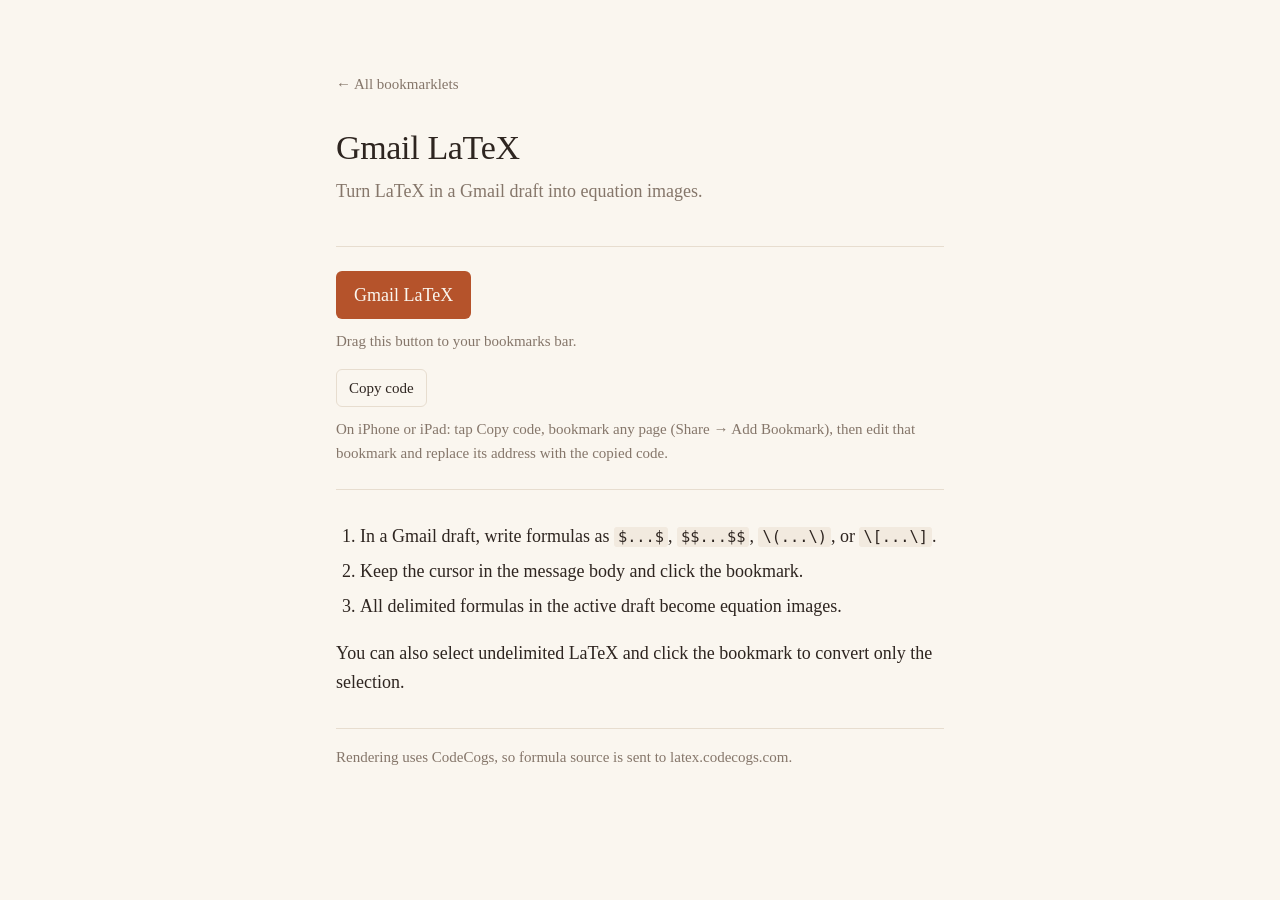
<file: gmail-latex-bookmarklet.html>
<!doctype html>
<html lang="en">
<head>
  <meta charset="utf-8">
  <meta name="viewport" content="width=device-width, initial-scale=1">
  <title>Install Gmail LaTeX bookmarklet</title>
  <meta name="description" content="Turns LaTeX in a Gmail draft into equation images. Write formulas between $…$, $$…$$, \(…\) or \[…\] and click the bookmark, or select plain LaTeX to convert only that. You can set a custom preamble.">
  <meta name="bookmarklet:name" content="Gmail LaTeX">
  <meta name="bookmarklet:works-on" content="Gmail compose window">
  <meta name="bookmarklet:data" content="Formula source is sent to latex.codecogs.com for rendering.">
  <link rel="icon" href="favicon.svg" type="image/svg+xml">
  <link rel="stylesheet" href="style.css">
</head>
<body>
  <main>
    <p class="back"><a href="./">← All bookmarklets</a></p>
    <h1>Gmail LaTeX</h1>
    <p class="lead">Turn LaTeX in a Gmail draft into equation images.</p>
    <div class="install-box">
      <a class="bookmarklet" href="javascript:(()%20%3D%3E%20%7B%0A%20%20'use%20strict'%3B%0A%0A%20%20const%20STORAGE_KEY%20%3D%20'gmailLatexBookmarkletPreamble'%3B%0A%20%20const%20CODECOGS_URL%20%3D%20'https%3A%2F%2Flatex.codecogs.com%2Fpng.image%3F'%3B%0A%20%20const%20DIALOG_ID%20%3D%20'gmail-latex-bookmarklet-dialog'%3B%0A%0A%20%20if%20(location.hostname%20!%3D%3D%20'mail.google.com')%20%7B%0A%20%20%20%20alert('This%20bookmarklet%20only%20works%20on%20mail.google.com.')%3B%0A%20%20%20%20return%3B%0A%20%20%7D%0A%0A%20%20const%20selection%20%3D%20window.getSelection()%3B%0A%20%20const%20savedRange%20%3D%20selection%20%26%26%20selection.rangeCount%0A%20%20%20%20%3F%20selection.getRangeAt(0).cloneRange()%0A%20%20%20%20%3A%20null%3B%0A%0A%20%20function%20elementFor(node)%20%7B%0A%20%20%20%20if%20(!node)%20return%20null%3B%0A%20%20%20%20return%20node.nodeType%20%3D%3D%3D%20Node.ELEMENT_NODE%20%3F%20node%20%3A%20node.parentElement%3B%0A%20%20%7D%0A%0A%20%20function%20composeAreaFor(node)%20%7B%0A%20%20%20%20const%20element%20%3D%20elementFor(node)%3B%0A%20%20%20%20if%20(!element)%20return%20null%3B%0A%20%20%20%20const%20editable%20%3D%20element.closest('%5Bcontenteditable%3D%22true%22%5D')%3B%0A%20%20%20%20return%20editable%20%26%26%20editable.isContentEditable%20%3F%20editable%20%3A%20null%3B%0A%20%20%7D%0A%0A%20%20const%20composeArea%20%3D%0A%20%20%20%20composeAreaFor(savedRange%20%26%26%20savedRange.commonAncestorContainer)%20%7C%7C%0A%20%20%20%20composeAreaFor(document.activeElement)%3B%0A%0A%20%20if%20(!composeArea)%20%7B%0A%20%20%20%20alert('Click%20inside%20a%20Gmail%20message%20body%2C%20then%20run%20the%20bookmarklet%20again.')%3B%0A%20%20%20%20return%3B%0A%20%20%7D%0A%0A%20%20function%20parseBraced(text%2C%20start)%20%7B%0A%20%20%20%20if%20(text%5Bstart%5D%20!%3D%3D%20'%7B')%20return%20null%3B%0A%20%20%20%20let%20depth%20%3D%200%3B%0A%20%20%20%20let%20escaped%20%3D%20false%3B%0A%20%20%20%20for%20(let%20i%20%3D%20start%3B%20i%20%3C%20text.length%3B%20i%20%2B%3D%201)%20%7B%0A%20%20%20%20%20%20const%20char%20%3D%20text%5Bi%5D%3B%0A%20%20%20%20%20%20if%20(escaped)%20%7B%0A%20%20%20%20%20%20%20%20escaped%20%3D%20false%3B%0A%20%20%20%20%20%20%20%20continue%3B%0A%20%20%20%20%20%20%7D%0A%20%20%20%20%20%20if%20(char%20%3D%3D%3D%20'%5C%5C')%20%7B%0A%20%20%20%20%20%20%20%20escaped%20%3D%20true%3B%0A%20%20%20%20%20%20%7D%20else%20if%20(char%20%3D%3D%3D%20'%7B')%20%7B%0A%20%20%20%20%20%20%20%20depth%20%2B%3D%201%3B%0A%20%20%20%20%20%20%7D%20else%20if%20(char%20%3D%3D%3D%20'%7D')%20%7B%0A%20%20%20%20%20%20%20%20depth%20-%3D%201%3B%0A%20%20%20%20%20%20%20%20if%20(depth%20%3D%3D%3D%200)%20%7B%0A%20%20%20%20%20%20%20%20%20%20return%20%7B%20value%3A%20text.slice(start%20%2B%201%2C%20i)%2C%20end%3A%20i%20%2B%201%20%7D%3B%0A%20%20%20%20%20%20%20%20%7D%0A%20%20%20%20%20%20%7D%0A%20%20%20%20%7D%0A%20%20%20%20return%20null%3B%0A%20%20%7D%0A%0A%20%20function%20parsePreamble(text)%20%7B%0A%20%20%20%20const%20commands%20%3D%20%5B%5D%3B%0A%20%20%20%20const%20header%20%3D%20%2F%5C%5C(%3F%3Are)%3Fnewcommand%5Cs*%5C%7B(%5C%5C%5Ba-zA-Z%5D%2B)%5C%7D%5Cs*(%3F%3A%5C%5B(%5Cd%2B)%5C%5D)%3F%5Cs*%2Fg%3B%0A%20%20%20%20let%20match%3B%0A%20%20%20%20while%20((match%20%3D%20header.exec(text))%20!%3D%3D%20null)%20%7B%0A%20%20%20%20%20%20const%20body%20%3D%20parseBraced(text%2C%20header.lastIndex)%3B%0A%20%20%20%20%20%20if%20(!body)%20continue%3B%0A%20%20%20%20%20%20commands.push(%7B%0A%20%20%20%20%20%20%20%20name%3A%20match%5B1%5D%2C%0A%20%20%20%20%20%20%20%20argCount%3A%20match%5B2%5D%20%3F%20Number.parseInt(match%5B2%5D%2C%2010)%20%3A%200%2C%0A%20%20%20%20%20%20%20%20body%3A%20body.value%0A%20%20%20%20%20%20%7D)%3B%0A%20%20%20%20%20%20header.lastIndex%20%3D%20body.end%3B%0A%20%20%20%20%7D%0A%20%20%20%20return%20commands%3B%0A%20%20%7D%0A%0A%20%20function%20readArgument(text%2C%20start)%20%7B%0A%20%20%20%20let%20index%20%3D%20start%3B%0A%20%20%20%20while%20(%2F%5Cs%2F.test(text%5Bindex%5D%20%7C%7C%20''))%20index%20%2B%3D%201%3B%0A%20%20%20%20const%20parsed%20%3D%20parseBraced(text%2C%20index)%3B%0A%20%20%20%20return%20parsed%20%3F%20%7B%20value%3A%20parsed.value%2C%20end%3A%20parsed.end%20%7D%20%3A%20null%3B%0A%20%20%7D%0A%0A%20%20function%20expandCommand(source%2C%20command)%20%7B%0A%20%20%20%20let%20output%20%3D%20''%3B%0A%20%20%20%20let%20index%20%3D%200%3B%0A%20%20%20%20while%20(index%20%3C%20source.length)%20%7B%0A%20%20%20%20%20%20const%20found%20%3D%20source.indexOf(command.name%2C%20index)%3B%0A%20%20%20%20%20%20if%20(found%20%3D%3D%3D%20-1)%20%7B%0A%20%20%20%20%20%20%20%20output%20%2B%3D%20source.slice(index)%3B%0A%20%20%20%20%20%20%20%20break%3B%0A%20%20%20%20%20%20%7D%0A%20%20%20%20%20%20const%20next%20%3D%20source%5Bfound%20%2B%20command.name.length%5D%3B%0A%20%20%20%20%20%20if%20(next%20%26%26%20%2F%5Ba-zA-Z%5D%2F.test(next))%20%7B%0A%20%20%20%20%20%20%20%20output%20%2B%3D%20source.slice(index%2C%20found%20%2B%20command.name.length)%3B%0A%20%20%20%20%20%20%20%20index%20%3D%20found%20%2B%20command.name.length%3B%0A%20%20%20%20%20%20%20%20continue%3B%0A%20%20%20%20%20%20%7D%0A%0A%20%20%20%20%20%20const%20args%20%3D%20%5B%5D%3B%0A%20%20%20%20%20%20let%20end%20%3D%20found%20%2B%20command.name.length%3B%0A%20%20%20%20%20%20let%20valid%20%3D%20true%3B%0A%20%20%20%20%20%20for%20(let%20arg%20%3D%200%3B%20arg%20%3C%20command.argCount%3B%20arg%20%2B%3D%201)%20%7B%0A%20%20%20%20%20%20%20%20const%20parsed%20%3D%20readArgument(source%2C%20end)%3B%0A%20%20%20%20%20%20%20%20if%20(!parsed)%20%7B%0A%20%20%20%20%20%20%20%20%20%20valid%20%3D%20false%3B%0A%20%20%20%20%20%20%20%20%20%20break%3B%0A%20%20%20%20%20%20%20%20%7D%0A%20%20%20%20%20%20%20%20args.push(parsed.value)%3B%0A%20%20%20%20%20%20%20%20end%20%3D%20parsed.end%3B%0A%20%20%20%20%20%20%7D%0A%0A%20%20%20%20%20%20if%20(!valid)%20%7B%0A%20%20%20%20%20%20%20%20output%20%2B%3D%20source.slice(index%2C%20found%20%2B%20command.name.length)%3B%0A%20%20%20%20%20%20%20%20index%20%3D%20found%20%2B%20command.name.length%3B%0A%20%20%20%20%20%20%20%20continue%3B%0A%20%20%20%20%20%20%7D%0A%0A%20%20%20%20%20%20let%20replacement%20%3D%20command.body%3B%0A%20%20%20%20%20%20args.forEach((value%2C%20arg)%20%3D%3E%20%7B%0A%20%20%20%20%20%20%20%20replacement%20%3D%20replacement.split(%60%23%24%7Barg%20%2B%201%7D%60).join(value)%3B%0A%20%20%20%20%20%20%7D)%3B%0A%20%20%20%20%20%20output%20%2B%3D%20source.slice(index%2C%20found)%20%2B%20replacement%3B%0A%20%20%20%20%20%20index%20%3D%20end%3B%0A%20%20%20%20%7D%0A%20%20%20%20return%20output%3B%0A%20%20%7D%0A%0A%20%20function%20applyPreamble(latex)%20%7B%0A%20%20%20%20let%20commands%20%3D%20%5B%5D%3B%0A%20%20%20%20try%20%7B%0A%20%20%20%20%20%20commands%20%3D%20parsePreamble(localStorage.getItem(STORAGE_KEY)%20%7C%7C%20'')%3B%0A%20%20%20%20%7D%20catch%20(error)%20%7B%0A%20%20%20%20%20%20console.warn('Could%20not%20read%20the%20saved%20LaTeX%20preamble.'%2C%20error)%3B%0A%20%20%20%20%7D%0A%20%20%20%20return%20commands.reduce((result%2C%20command)%20%3D%3E%20expandCommand(result%2C%20command)%2C%20latex)%3B%0A%20%20%7D%0A%0A%20%20function%20createLatexImage(latex)%20%7B%0A%20%20%20%20const%20source%20%3D%20latex.trim()%3B%0A%20%20%20%20const%20image%20%3D%20document.createElement('img')%3B%0A%20%20%20%20image.src%20%3D%20CODECOGS_URL%20%2B%20encodeURIComponent(applyPreamble(source))%3B%0A%20%20%20%20image.alt%20%3D%20source%3B%0A%20%20%20%20image.title%20%3D%20source%3B%0A%20%20%20%20image.style.verticalAlign%20%3D%20'middle'%3B%0A%20%20%20%20image.style.margin%20%3D%20'0%202px'%3B%0A%20%20%20%20return%20image%3B%0A%20%20%7D%0A%0A%20%20function%20dispatchComposeInput()%20%7B%0A%20%20%20%20try%20%7B%0A%20%20%20%20%20%20composeArea.dispatchEvent(new%20InputEvent('input'%2C%20%7B%0A%20%20%20%20%20%20%20%20bubbles%3A%20true%2C%0A%20%20%20%20%20%20%20%20inputType%3A%20'insertHTML'%0A%20%20%20%20%20%20%7D))%3B%0A%20%20%20%20%7D%20catch%20(_)%20%7B%0A%20%20%20%20%20%20composeArea.dispatchEvent(new%20Event('input'%2C%20%7B%20bubbles%3A%20true%20%7D))%3B%0A%20%20%20%20%7D%0A%20%20%7D%0A%0A%20%20function%20insertLatex(latex%2C%20range)%20%7B%0A%20%20%20%20if%20(!latex.trim())%20return%3B%0A%20%20%20%20const%20image%20%3D%20createLatexImage(latex)%3B%0A%0A%20%20%20%20const%20insertionRange%20%3D%20range%20%26%26%20composeArea.contains(range.commonAncestorContainer)%0A%20%20%20%20%20%20%3F%20range%0A%20%20%20%20%20%20%3A%20document.createRange()%3B%0A%20%20%20%20if%20(!range%20%7C%7C%20!composeArea.contains(range.commonAncestorContainer))%20%7B%0A%20%20%20%20%20%20insertionRange.selectNodeContents(composeArea)%3B%0A%20%20%20%20%20%20insertionRange.collapse(false)%3B%0A%20%20%20%20%7D%0A%0A%20%20%20%20insertionRange.deleteContents()%3B%0A%20%20%20%20insertionRange.insertNode(image)%3B%0A%20%20%20%20const%20space%20%3D%20document.createTextNode('%20')%3B%0A%20%20%20%20insertionRange.setStartAfter(image)%3B%0A%20%20%20%20insertionRange.insertNode(space)%3B%0A%20%20%20%20insertionRange.setStartAfter(space)%3B%0A%20%20%20%20insertionRange.collapse(true)%3B%0A%0A%20%20%20%20selection.removeAllRanges()%3B%0A%20%20%20%20selection.addRange(insertionRange)%3B%0A%20%20%20%20composeArea.focus()%3B%0A%20%20%20%20dispatchComposeInput()%3B%0A%20%20%7D%0A%0A%20%20function%20formulasIn(text)%20%7B%0A%20%20%20%20const%20formulas%20%3D%20%5B%5D%3B%0A%20%20%20%20const%20pattern%20%3D%20%2F%5C%24%5C%24(%5B%5Cs%5CS%5D%2B%3F)%5C%24%5C%24%7C%5C%5C%5C%5B(%5B%5Cs%5CS%5D%2B%3F)%5C%5C%5C%5D%7C%5C%5C%5C((%5B%5Cs%5CS%5D%2B%3F)%5C%5C%5C)%7C%5C%24(%5B%5E%24%5Cn%5D%2B%3F)%5C%24%2Fg%3B%0A%20%20%20%20let%20match%3B%0A%20%20%20%20while%20((match%20%3D%20pattern.exec(text))%20!%3D%3D%20null)%20%7B%0A%20%20%20%20%20%20const%20inline%20%3D%20match%5B4%5D%20!%3D%3D%20undefined%3B%0A%20%20%20%20%20%20if%20(inline%20%26%26%20text%5Bmatch.index%20-%201%5D%20%3D%3D%3D%20'%5C%5C')%20continue%3B%0A%0A%20%20%20%20%20%20const%20latex%20%3D%20match%5B1%5D%20%3F%3F%20match%5B2%5D%20%3F%3F%20match%5B3%5D%20%3F%3F%20match%5B4%5D%3B%0A%20%20%20%20%20%20%2F%2F%20Avoid%20treating%20common%20currency%20prose%20such%20as%20%22%245%20and%20%2410%22%20as%20math.%0A%20%20%20%20%20%20if%20(inline%20%26%26%20%2F%5E%5Cs*%5Cd%2B(%3F%3A%5B.%2C%5D%5Cd%2B)%3F(%3F%3A%5Cs%2B(%3F%3Aand%7Cor%7Cto))%3F%5Cs*%24%2Fi.test(latex))%20%7B%0A%20%20%20%20%20%20%20%20continue%3B%0A%20%20%20%20%20%20%7D%0A%20%20%20%20%20%20formulas.push(%7B%0A%20%20%20%20%20%20%20%20start%3A%20match.index%2C%0A%20%20%20%20%20%20%20%20end%3A%20match.index%20%2B%20match%5B0%5D.length%2C%0A%20%20%20%20%20%20%20%20latex%0A%20%20%20%20%20%20%7D)%3B%0A%20%20%20%20%7D%0A%20%20%20%20return%20formulas%3B%0A%20%20%7D%0A%0A%20%20function%20isIgnoredTextNode(node)%20%7B%0A%20%20%20%20const%20parent%20%3D%20node.parentElement%3B%0A%20%20%20%20return%20!parent%20%7C%7C%20Boolean(parent.closest(%0A%20%20%20%20%20%20%60%23%24%7BDIALOG_ID%7D%2C%20.gmail_quote%2C%20blockquote%2C%20%5Bcontenteditable%3D%22false%22%5D%2C%20script%2C%20style%60%0A%20%20%20%20))%3B%0A%20%20%7D%0A%0A%20%20function%20convertDelimitedFormulas()%20%7B%0A%20%20%20%20const%20walker%20%3D%20document.createTreeWalker(%0A%20%20%20%20%20%20composeArea%2C%0A%20%20%20%20%20%20NodeFilter.SHOW_TEXT%2C%0A%20%20%20%20%20%20%7B%0A%20%20%20%20%20%20%20%20acceptNode(node)%20%7B%0A%20%20%20%20%20%20%20%20%20%20return%20isIgnoredTextNode(node)%0A%20%20%20%20%20%20%20%20%20%20%20%20%3F%20NodeFilter.FILTER_REJECT%0A%20%20%20%20%20%20%20%20%20%20%20%20%3A%20NodeFilter.FILTER_ACCEPT%3B%0A%20%20%20%20%20%20%20%20%7D%0A%20%20%20%20%20%20%7D%0A%20%20%20%20)%3B%0A%20%20%20%20const%20nodes%20%3D%20%5B%5D%3B%0A%20%20%20%20while%20(walker.nextNode())%20nodes.push(walker.currentNode)%3B%0A%0A%20%20%20%20let%20converted%20%3D%200%3B%0A%20%20%20%20for%20(const%20node%20of%20nodes)%20%7B%0A%20%20%20%20%20%20const%20formulas%20%3D%20formulasIn(node.data)%3B%0A%20%20%20%20%20%20for%20(let%20index%20%3D%20formulas.length%20-%201%3B%20index%20%3E%3D%200%3B%20index%20-%3D%201)%20%7B%0A%20%20%20%20%20%20%20%20const%20formula%20%3D%20formulas%5Bindex%5D%3B%0A%20%20%20%20%20%20%20%20const%20range%20%3D%20document.createRange()%3B%0A%20%20%20%20%20%20%20%20range.setStart(node%2C%20formula.start)%3B%0A%20%20%20%20%20%20%20%20range.setEnd(node%2C%20formula.end)%3B%0A%20%20%20%20%20%20%20%20range.deleteContents()%3B%0A%20%20%20%20%20%20%20%20range.insertNode(createLatexImage(formula.latex))%3B%0A%20%20%20%20%20%20%20%20converted%20%2B%3D%201%3B%0A%20%20%20%20%20%20%7D%0A%20%20%20%20%7D%0A%0A%20%20%20%20if%20(converted%20%3E%200)%20%7B%0A%20%20%20%20%20%20composeArea.focus()%3B%0A%20%20%20%20%20%20dispatchComposeInput()%3B%0A%20%20%20%20%7D%0A%20%20%20%20return%20converted%3B%0A%20%20%7D%0A%0A%20%20function%20openDialog(range)%20%7B%0A%20%20%20%20document.getElementById(DIALOG_ID)%3F.remove()%3B%0A%0A%20%20%20%20const%20overlay%20%3D%20document.createElement('div')%3B%0A%20%20%20%20overlay.id%20%3D%20DIALOG_ID%3B%0A%20%20%20%20overlay.style.cssText%20%3D%20%5B%0A%20%20%20%20%20%20'position%3Afixed'%2C%20'inset%3A0'%2C%20'z-index%3A2147483647'%2C%0A%20%20%20%20%20%20'background%3Argba(32%2C33%2C36%2C.45)'%2C%20'display%3Aflex'%2C%0A%20%20%20%20%20%20'align-items%3Acenter'%2C%20'justify-content%3Acenter'%2C%0A%20%20%20%20%20%20'font%3A14px%20Arial%2Csans-serif'%2C%20'color%3A%23202124'%0A%20%20%20%20%5D.join('%3B')%3B%0A%0A%20%20%20%20const%20panel%20%3D%20document.createElement('div')%3B%0A%20%20%20%20panel.style.cssText%20%3D%20%5B%0A%20%20%20%20%20%20'width%3Amin(560px%2Ccalc(100vw%20-%2032px))'%2C%20'background%3Awhite'%2C%0A%20%20%20%20%20%20'border-radius%3A12px'%2C%20'box-shadow%3A0%208px%2030px%20rgba(0%2C0%2C0%2C.28)'%2C%0A%20%20%20%20%20%20'padding%3A20px'%2C%20'box-sizing%3Aborder-box'%0A%20%20%20%20%5D.join('%3B')%3B%0A%0A%20%20%20%20const%20heading%20%3D%20document.createElement('div')%3B%0A%20%20%20%20heading.textContent%20%3D%20'Insert%20LaTeX'%3B%0A%20%20%20%20heading.style.cssText%20%3D%20'font-size%3A20px%3Bfont-weight%3A600%3Bmargin-bottom%3A12px'%3B%0A%0A%20%20%20%20const%20latexInput%20%3D%20document.createElement('textarea')%3B%0A%20%20%20%20latexInput.placeholder%20%3D%20String.raw%60LaTeX%2C%20for%20example%3A%20%5Cfrac%7Ba%7D%7Bb%7D%60%3B%0A%20%20%20%20latexInput.style.cssText%20%3D%20'width%3A100%25%3Bheight%3A96px%3Bpadding%3A10px%3Bbox-sizing%3Aborder-box%3Bresize%3Avertical%3Bfont%3A14px%20monospace%3Bborder%3A1px%20solid%20%23dadce0%3Bborder-radius%3A6px'%3B%0A%0A%20%20%20%20const%20details%20%3D%20document.createElement('details')%3B%0A%20%20%20%20details.style.cssText%20%3D%20'margin-top%3A12px'%3B%0A%20%20%20%20const%20summary%20%3D%20document.createElement('summary')%3B%0A%20%20%20%20summary.textContent%20%3D%20'Custom%20preamble%20commands'%3B%0A%20%20%20%20summary.style.cssText%20%3D%20'cursor%3Apointer%3Bcolor%3A%231a73e8'%3B%0A%20%20%20%20const%20preambleInput%20%3D%20document.createElement('textarea')%3B%0A%20%20%20%20preambleInput.placeholder%20%3D%20String.raw%60%5Cnewcommand%7B%5CR%7D%7B%5Cmathbb%7BR%7D%7D%60%3B%0A%20%20%20%20preambleInput.value%20%3D%20localStorage.getItem(STORAGE_KEY)%20%7C%7C%20''%3B%0A%20%20%20%20preambleInput.style.cssText%20%3D%20'width%3A100%25%3Bheight%3A110px%3Bmargin-top%3A8px%3Bpadding%3A10px%3Bbox-sizing%3Aborder-box%3Bresize%3Avertical%3Bfont%3A13px%20monospace%3Bborder%3A1px%20solid%20%23dadce0%3Bborder-radius%3A6px'%3B%0A%20%20%20%20const%20hint%20%3D%20document.createElement('div')%3B%0A%20%20%20%20hint.textContent%20%3D%20'Saved%20only%20in%20this%20browser%20for%20mail.google.com.'%3B%0A%20%20%20%20hint.style.cssText%20%3D%20'font-size%3A12px%3Bcolor%3A%235f6368%3Bmargin-top%3A4px'%3B%0A%20%20%20%20details.append(summary%2C%20preambleInput%2C%20hint)%3B%0A%0A%20%20%20%20const%20actions%20%3D%20document.createElement('div')%3B%0A%20%20%20%20actions.style.cssText%20%3D%20'display%3Aflex%3Bjustify-content%3Aflex-end%3Bgap%3A8px%3Bmargin-top%3A16px'%3B%0A%20%20%20%20const%20cancel%20%3D%20document.createElement('button')%3B%0A%20%20%20%20cancel.textContent%20%3D%20'Cancel'%3B%0A%20%20%20%20const%20insert%20%3D%20document.createElement('button')%3B%0A%20%20%20%20insert.textContent%20%3D%20'Insert'%3B%0A%20%20%20%20%5Bcancel%2C%20insert%5D.forEach((button)%20%3D%3E%20%7B%0A%20%20%20%20%20%20button.style.cssText%20%3D%20'border%3A0%3Bborder-radius%3A18px%3Bpadding%3A8px%2016px%3Bcursor%3Apointer%3Bfont-weight%3A600'%3B%0A%20%20%20%20%7D)%3B%0A%20%20%20%20cancel.style.background%20%3D%20'%23f1f3f4'%3B%0A%20%20%20%20insert.style.cssText%20%2B%3D%20'%3Bbackground%3A%231a73e8%3Bcolor%3Awhite'%3B%0A%20%20%20%20actions.append(cancel%2C%20insert)%3B%0A%20%20%20%20panel.append(heading%2C%20latexInput%2C%20details%2C%20actions)%3B%0A%20%20%20%20overlay.append(panel)%3B%0A%20%20%20%20document.body.append(overlay)%3B%0A%0A%20%20%20%20const%20close%20%3D%20()%20%3D%3E%20overlay.remove()%3B%0A%20%20%20%20cancel.addEventListener('click'%2C%20close)%3B%0A%20%20%20%20overlay.addEventListener('click'%2C%20(event)%20%3D%3E%20%7B%0A%20%20%20%20%20%20if%20(event.target%20%3D%3D%3D%20overlay)%20close()%3B%0A%20%20%20%20%7D)%3B%0A%20%20%20%20insert.addEventListener('click'%2C%20()%20%3D%3E%20%7B%0A%20%20%20%20%20%20localStorage.setItem(STORAGE_KEY%2C%20preambleInput.value)%3B%0A%20%20%20%20%20%20const%20latex%20%3D%20latexInput.value%3B%0A%20%20%20%20%20%20close()%3B%0A%20%20%20%20%20%20insertLatex(latex%2C%20range)%3B%0A%20%20%20%20%7D)%3B%0A%20%20%20%20panel.addEventListener('keydown'%2C%20(event)%20%3D%3E%20%7B%0A%20%20%20%20%20%20if%20(event.key%20%3D%3D%3D%20'Escape')%20close()%3B%0A%20%20%20%20%20%20if%20((event.ctrlKey%20%7C%7C%20event.metaKey)%20%26%26%20event.key%20%3D%3D%3D%20'Enter')%20insert.click()%3B%0A%20%20%20%20%7D)%3B%0A%20%20%20%20latexInput.focus()%3B%0A%20%20%7D%0A%0A%20%20const%20selectedLatex%20%3D%20savedRange%20%26%26%20!savedRange.collapsed%0A%20%20%20%20%3F%20selection.toString().trim()%0A%20%20%20%20%3A%20''%3B%0A%0A%20%20if%20(selectedLatex)%20%7B%0A%20%20%20%20insertLatex(selectedLatex%2C%20savedRange)%3B%0A%20%20%7D%20else%20%7B%0A%20%20%20%20const%20converted%20%3D%20convertDelimitedFormulas()%3B%0A%20%20%20%20if%20(converted%20%3D%3D%3D%200)%20openDialog(savedRange)%3B%0A%20%20%7D%0A%7D)()%3B%0A">Gmail LaTeX</a>
      <p class="hint">Drag this button to your bookmarks bar.</p>
    </div>
    <ol>
      <li>In a Gmail draft, write formulas as <code>$...$</code>, <code>$$...$$</code>, <code>\(...\)</code>, or <code>\[...\]</code>.</li>
      <li>Keep the cursor in the message body and click the bookmark.</li>
      <li>All delimited formulas in the active draft become equation images.</li>
    </ol>
    <p>You can also select undelimited LaTeX and click the bookmark to convert only the selection.</p>
    <p class="note">Rendering uses CodeCogs, so formula source is sent to latex.codecogs.com.</p>
  </main>
  <script src="installer.js"></script>
</body>
</html>
</file>
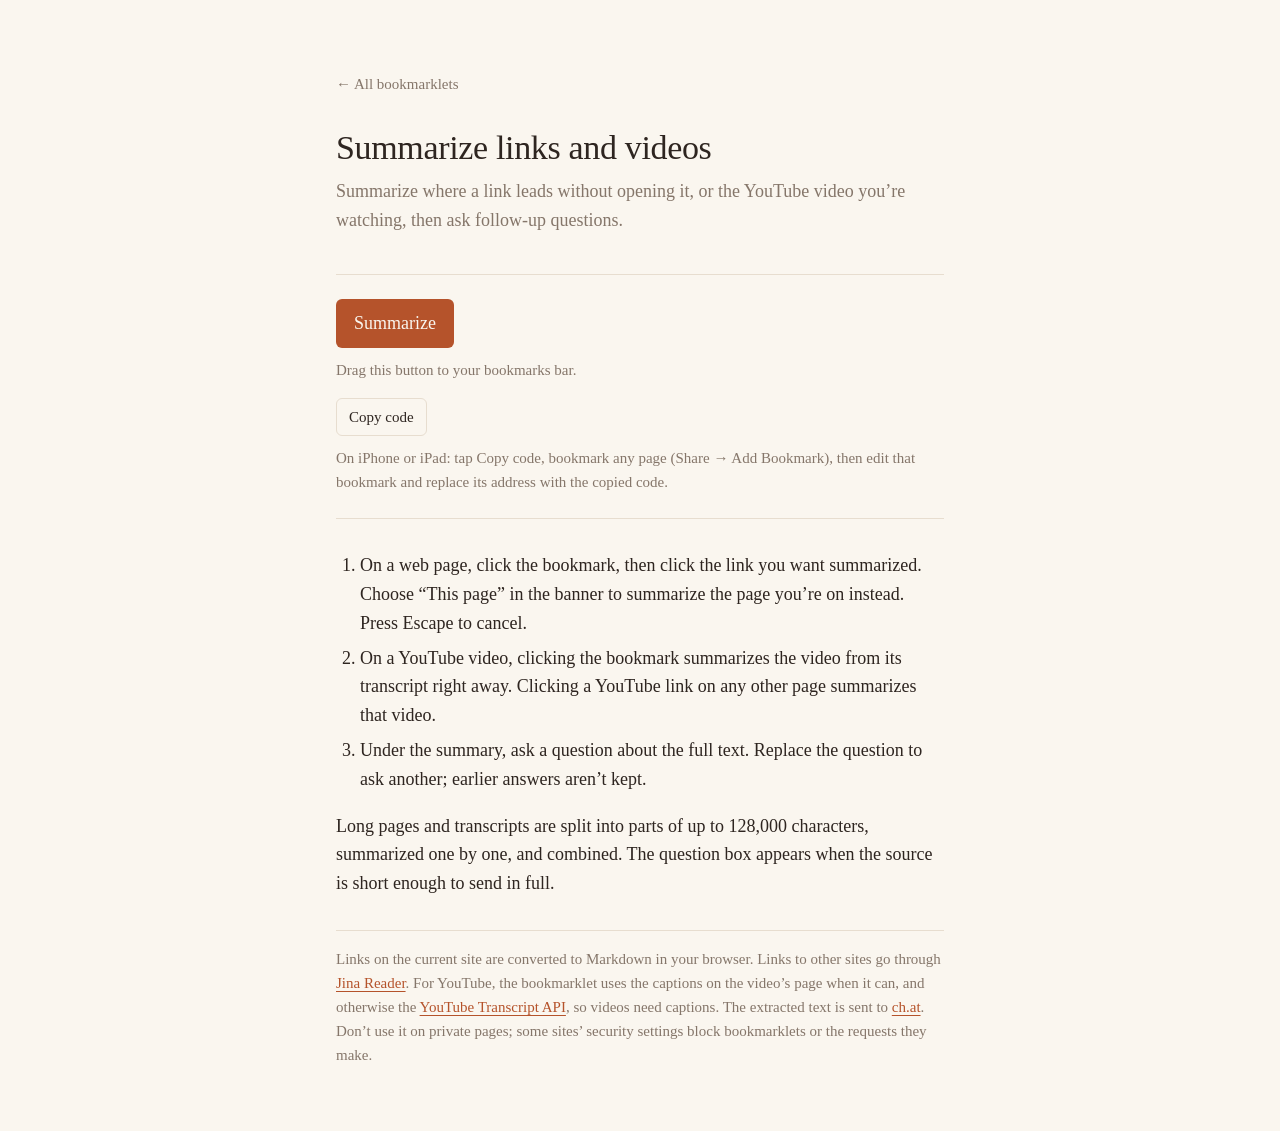
<file: pick-link-summary-bookmarklet.html>
<!doctype html>
<html lang="en">
<meta charset="utf-8">
<meta name="viewport" content="width=device-width, initial-scale=1">
<title>Summarize links and videos</title>
<meta name="description" content="Click the bookmark, then click any link to get a five-bullet summary of where it leads, without opening it. On a YouTube video it summarizes the video from its transcript, and you can then ask follow-up questions about the full text.">
<meta name="bookmarklet:name" content="Summarize links and videos">
<meta name="bookmarklet:works-on" content="Any web page, including YouTube videos">
<meta name="bookmarklet:data" content="Page text and video transcripts are sent to ch.at; links to other sites go through Jina Reader, and transcripts may come from youtube-transcript.ai. Don't use it on private pages.">
<link rel="icon" href="favicon.svg" type="image/svg+xml">
<link rel="stylesheet" href="style.css">
<main>
<p class="back"><a href="./">← All bookmarklets</a></p>
<h1>Summarize links and videos</h1>
<p class="lead">Summarize where a link leads without opening it, or the YouTube video you’re watching, then ask follow-up questions.</p>
<div class="install-box">
  <a class="bookmarklet" id="bookmark" href="javascript:(function%20()%20%7B%0A%20%20if%20(document.getElementById('chat-summary-picker')%20%7C%7C%20document.getElementById('chat-summary-result'))%20return%3B%0A%0A%20%20const%20css%20%3D%20'position%3Afixed%3Bz-index%3A2147483647%3Bbackground%3A%23172337%3Bcolor%3A%23fff%3Bfont%3A14px%2F1.45%20system-ui%2Csans-serif%3Bborder%3A0%3Bborder-radius%3A10px%3Bbox-shadow%3A0%208px%2032px%20%230006%3B'%3B%0A%20%20function%20youtubeVideoId(href)%20%7B%0A%20%20%20%20let%20url%3B%0A%20%20%20%20try%20%7B%20url%20%3D%20new%20URL(href%2C%20location.href)%3B%20%7D%20catch%20%7B%20return%20null%3B%20%7D%0A%20%20%20%20const%20host%20%3D%20url.hostname.toLowerCase().replace(%2F%5E(www%5C.%7Cm%5C.)%2F%2C%20'')%3B%0A%20%20%20%20let%20id%20%3D%20null%3B%0A%20%20%20%20if%20(host%20%3D%3D%3D%20'youtu.be')%20id%20%3D%20url.pathname.split('%2F')%5B1%5D%3B%0A%20%20%20%20if%20(host%20%3D%3D%3D%20'youtube.com'%20%7C%7C%20host%20%3D%3D%3D%20'music.youtube.com'%20%7C%7C%20host%20%3D%3D%3D%20'youtube-nocookie.com')%20%7B%0A%20%20%20%20%20%20const%20parts%20%3D%20url.pathname.split('%2F').filter(Boolean)%3B%0A%20%20%20%20%20%20if%20(parts%5B0%5D%20%3D%3D%3D%20'watch')%20id%20%3D%20url.searchParams.get('v')%3B%0A%20%20%20%20%20%20else%20if%20(%5B'shorts'%2C%20'live'%2C%20'embed'%2C%20'v'%5D.includes(parts%5B0%5D))%20id%20%3D%20parts%5B1%5D%3B%0A%20%20%20%20%7D%0A%20%20%20%20return%20%2F%5E%5Ba-zA-Z0-9_-%5D%7B11%7D%24%2F.test(id%20%7C%7C%20'')%20%3F%20id%20%3A%20null%3B%0A%20%20%7D%0A%20%20if%20(youtubeVideoId(location.href))%20%7B%20summarize(location.href%2C%20true)%3B%20return%3B%20%7D%0A%0A%20%20const%20banner%20%3D%20document.createElement('div')%3B%0A%20%20banner.id%20%3D%20'chat-summary-picker'%3B%0A%20%20banner.style.cssText%20%3D%20css%20%2B%20'top%3A12px%3Bright%3A12px%3Bmax-width%3Amin(420px%2Ccalc(100vw%20-%2024px))%3Bpadding%3A12px%3B'%3B%0A%20%20const%20hint%20%3D%20document.createElement('span')%3B%0A%20%20hint.textContent%20%3D%20'Click%20a%20link%20to%20summarize%20%C2%B7%20Esc%20cancels'%3B%0A%20%20const%20thisPage%20%3D%20document.createElement('button')%3B%0A%20%20thisPage.textContent%20%3D%20'This%20page'%3B%0A%20%20const%20cancel%20%3D%20document.createElement('button')%3B%0A%20%20cancel.textContent%20%3D%20'Cancel'%3B%0A%20%20for%20(const%20button%20of%20%5BthisPage%2C%20cancel%5D)%20%7B%0A%20%20%20%20button.style.cssText%20%3D%20'margin-left%3A8px%3Bpadding%3A5px%208px%3Bcursor%3Apointer%3Bborder-radius%3A5px%3Bborder%3A0%3B'%3B%0A%20%20%7D%0A%20%20banner.append(hint%2C%20thisPage%2C%20cancel)%3B%0A%20%20(document.body%20%7C%7C%20document.documentElement).append(banner)%3B%0A%0A%20%20function%20stop()%20%7B%0A%20%20%20%20document.removeEventListener('click'%2C%20onClick%2C%20true)%3B%0A%20%20%20%20document.removeEventListener('keydown'%2C%20onKey%2C%20true)%3B%0A%20%20%20%20banner.remove()%3B%0A%20%20%7D%0A%20%20function%20onKey(event)%20%7B%20if%20(event.key%20%3D%3D%3D%20'Escape')%20stop()%3B%20%7D%0A%20%20cancel.addEventListener('click'%2C%20stop)%3B%0A%20%20thisPage.addEventListener('click'%2C%20()%20%3D%3E%20%7B%20stop()%3B%20summarize(location.href%2C%20true)%3B%20%7D)%3B%0A%20%20document.addEventListener('click'%2C%20onClick%2C%20true)%3B%0A%20%20document.addEventListener('keydown'%2C%20onKey%2C%20true)%3B%0A%0A%20%20function%20onClick(event)%20%7B%0A%20%20%20%20if%20(banner.contains(event.target))%20return%3B%0A%20%20%20%20const%20anchor%20%3D%20event.composedPath().find(el%20%3D%3E%20el%20%26%26%20el.tagName%20%26%26%20el.tagName.toLowerCase()%20%3D%3D%3D%20'a')%3B%0A%20%20%20%20if%20(!anchor)%20return%3B%0A%20%20%20%20const%20href%20%3D%20anchor.href%20%26%26%20typeof%20anchor.href%20%3D%3D%3D%20'string'%20%3F%20anchor.href%20%3A%20anchor.getAttribute('href')%3B%0A%20%20%20%20if%20(!href)%20return%3B%0A%20%20%20%20event.preventDefault()%3B%0A%20%20%20%20event.stopImmediatePropagation()%3B%0A%20%20%20%20stop()%3B%0A%20%20%20%20summarize(href%2C%20false)%3B%0A%20%20%7D%0A%0A%20%20function%20markdownFrom(doc)%20%7B%0A%20%20%20%20const%20root%20%3D%20(doc.querySelector('article%2C%20main%2C%20%5Brole%3D%22main%22%5D')%20%7C%7C%20doc.body).cloneNode(true)%3B%0A%20%20%20%20root.querySelectorAll('script%2Cstyle%2Cnoscript%2Cnav%2Caside%2Cfooter%2Cheader%2Cform%2Cbutton%2Csvg%2Ciframe%2C%5Bhidden%5D%2C%5Baria-hidden%3D%22true%22%5D%2C%5Bdata-chat-summary-ui%5D').forEach(el%20%3D%3E%20el.remove())%3B%0A%20%20%20%20const%20compact%20%3D%20value%20%3D%3E%20value.replace(%2F%5Cs%2B%2Fg%2C%20'%20').trim()%3B%0A%20%20%20%20function%20walk(node%2C%20depth%20%3D%200)%20%7B%0A%20%20%20%20%20%20if%20(node.nodeType%20%3D%3D%3D%203)%20return%20node.nodeValue.replace(%2F%5Cs%2B%2Fg%2C%20'%20')%3B%0A%20%20%20%20%20%20if%20(node.nodeType%20!%3D%3D%201)%20return%20''%3B%0A%20%20%20%20%20%20const%20tag%20%3D%20node.tagName.toLowerCase()%3B%0A%20%20%20%20%20%20if%20(tag%20%3D%3D%3D%20'br')%20return%20'%5Cn'%3B%0A%20%20%20%20%20%20if%20(tag%20%3D%3D%3D%20'pre')%20return%20'%5Cn%5Cn%60%60%60%5Cn'%20%2B%20node.textContent.trim()%20%2B%20'%5Cn%60%60%60%5Cn%5Cn'%3B%0A%20%20%20%20%20%20if%20(tag%20%3D%3D%3D%20'img')%20return%20node.getAttribute('alt')%20%3F%20'%20%5BImage%3A%20'%20%2B%20compact(node.getAttribute('alt'))%20%2B%20'%5D%20'%20%3A%20''%3B%0A%20%20%20%20%20%20let%20content%20%3D%20Array.from(node.childNodes%2C%20child%20%3D%3E%20walk(child%2C%20depth%20%2B%20(tag%20%3D%3D%3D%20'ul'%20%7C%7C%20tag%20%3D%3D%3D%20'ol'%20%3F%201%20%3A%200))).join('')%3B%0A%20%20%20%20%20%20if%20(%2F%5Eh%5B1-6%5D%24%2F.test(tag))%20return%20'%5Cn%5Cn'%20%2B%20'%23'.repeat(Number(tag%5B1%5D))%20%2B%20'%20'%20%2B%20compact(content)%20%2B%20'%5Cn%5Cn'%3B%0A%20%20%20%20%20%20if%20(tag%20%3D%3D%3D%20'p'%20%7C%7C%20tag%20%3D%3D%3D%20'blockquote')%20return%20'%5Cn%5Cn'%20%2B%20(tag%20%3D%3D%3D%20'blockquote'%20%3F%20'%3E%20'%20%3A%20'')%20%2B%20compact(content)%20%2B%20'%5Cn%5Cn'%3B%0A%20%20%20%20%20%20if%20(tag%20%3D%3D%3D%20'li')%20return%20'%5Cn'%20%2B%20'%20%20'.repeat(Math.max(0%2C%20depth%20-%201))%20%2B%20'-%20'%20%2B%20compact(content)%3B%0A%20%20%20%20%20%20if%20(tag%20%3D%3D%3D%20'strong'%20%7C%7C%20tag%20%3D%3D%3D%20'b')%20return%20'**'%20%2B%20content.trim()%20%2B%20'**'%3B%0A%20%20%20%20%20%20if%20(tag%20%3D%3D%3D%20'em'%20%7C%7C%20tag%20%3D%3D%3D%20'i')%20return%20'*'%20%2B%20content.trim()%20%2B%20'*'%3B%0A%20%20%20%20%20%20if%20(tag%20%3D%3D%3D%20'code')%20return%20'%60'%20%2B%20content.trim()%20%2B%20'%60'%3B%0A%20%20%20%20%20%20if%20(tag%20%3D%3D%3D%20'a')%20return%20compact(content)%3B%0A%20%20%20%20%20%20if%20(tag%20%3D%3D%3D%20'hr')%20return%20'%5Cn%5Cn---%5Cn%5Cn'%3B%0A%20%20%20%20%20%20if%20(tag%20%3D%3D%3D%20'div'%20%7C%7C%20tag%20%3D%3D%3D%20'section'%20%7C%7C%20tag%20%3D%3D%3D%20'article'%20%7C%7C%20tag%20%3D%3D%3D%20'main')%20return%20'%5Cn'%20%2B%20content%20%2B%20'%5Cn'%3B%0A%20%20%20%20%20%20return%20content%3B%0A%20%20%20%20%7D%0A%20%20%20%20return%20((doc.title%20%3F%20'%23%20'%20%2B%20doc.title%20%2B%20'%5Cn%5Cn'%20%3A%20'')%20%2B%20walk(root))%0A%20%20%20%20%20%20.replace(%2F%5B%20%5Ct%5D%2B%5Cn%2Fg%2C%20'%5Cn').replace(%2F%5Cn%7B3%2C%7D%2Fg%2C%20'%5Cn%5Cn').trim()%3B%0A%20%20%7D%0A%0A%20%20async%20function%20currentVideoCaptions(id)%20%7B%0A%20%20%20%20const%20player%20%3D%20window.ytInitialPlayerResponse%3B%0A%20%20%20%20if%20(player%3F.videoDetails%3F.videoId%20!%3D%3D%20id)%20return%20null%3B%0A%20%20%20%20const%20tracks%20%3D%20player.captions%3F.playerCaptionsTracklistRenderer%3F.captionTracks%20%7C%7C%20%5B%5D%3B%0A%20%20%20%20const%20preferred%20%3D%20tracks.find(track%20%3D%3E%20track.languageCode%20%3D%3D%3D%20'en'%20%26%26%20track.kind%20!%3D%3D%20'asr')%0A%20%20%20%20%20%20%7C%7C%20tracks.find(track%20%3D%3E%20track.languageCode%3F.startsWith('en'))%0A%20%20%20%20%20%20%7C%7C%20tracks.find(track%20%3D%3E%20track.kind%20!%3D%3D%20'asr')%20%7C%7C%20tracks%5B0%5D%3B%0A%20%20%20%20if%20(!preferred%3F.baseUrl)%20return%20null%3B%0A%20%20%20%20try%20%7B%0A%20%20%20%20%20%20const%20address%20%3D%20new%20URL(preferred.baseUrl)%3B%0A%20%20%20%20%20%20address.searchParams.set('fmt'%2C%20'json3')%3B%0A%20%20%20%20%20%20const%20response%20%3D%20await%20fetch(address.href%2C%20%7B%20credentials%3A%20'same-origin'%20%7D)%3B%0A%20%20%20%20%20%20if%20(!response.ok)%20return%20null%3B%0A%20%20%20%20%20%20const%20data%20%3D%20await%20response.json()%3B%0A%20%20%20%20%20%20const%20lines%20%3D%20(data.events%20%7C%7C%20%5B%5D).map(event%20%3D%3E%20(%7B%0A%20%20%20%20%20%20%20%20time%3A%20Math.floor((event.tStartMs%20%7C%7C%200)%20%2F%201000)%2C%0A%20%20%20%20%20%20%20%20text%3A%20(event.segs%20%7C%7C%20%5B%5D).map(segment%20%3D%3E%20segment.utf8%20%7C%7C%20'').join('').replace(%2F%5Cs%2B%2Fg%2C%20'%20').trim()%0A%20%20%20%20%20%20%7D)).filter(line%20%3D%3E%20line.text)%3B%0A%20%20%20%20%20%20if%20(!lines.length)%20return%20null%3B%0A%20%20%20%20%20%20const%20stamp%20%3D%20seconds%20%3D%3E%20Math.floor(seconds%20%2F%2060)%20%2B%20'%3A'%20%2B%20String(seconds%20%25%2060).padStart(2%2C%20'0')%3B%0A%20%20%20%20%20%20return%20'%23%20Transcript%3A%20'%20%2B%20(player.videoDetails%3F.title%20%7C%7C%20document.title)%20%2B%20'%5Cn%5Cn'%0A%20%20%20%20%20%20%20%20%2B%20lines.map(line%20%3D%3E%20'%5B'%20%2B%20stamp(line.time)%20%2B%20'%5D%20'%20%2B%20line.text).join('%5Cn')%3B%0A%20%20%20%20%7D%20catch%20%7B%20return%20null%3B%20%7D%0A%20%20%7D%0A%0A%20%20async%20function%20youtubeTranscript(id%2C%20current%2C%20message)%20%7B%0A%20%20%20%20if%20(current)%20%7B%0A%20%20%20%20%20%20message.textContent%20%3D%20'Reading%20captions%20from%20this%20YouTube%20page%E2%80%A6'%3B%0A%20%20%20%20%20%20const%20captions%20%3D%20await%20currentVideoCaptions(id)%3B%0A%20%20%20%20%20%20if%20(captions%20%26%26%20captions.length%20%3E%2080)%20return%20captions%3B%0A%20%20%20%20%7D%0A%20%20%20%20message.textContent%20%3D%20'Retrieving%20the%20video%20transcript%E2%80%A6'%3B%0A%20%20%20%20const%20response%20%3D%20await%20fetch('https%3A%2F%2Fyoutube-transcript.ai%2Ftranscript%2F'%20%2B%20id%20%2B%20'.txt'%2C%20%7B%20credentials%3A%20'omit'%20%7D)%3B%0A%20%20%20%20if%20(!response.ok)%20throw%20Error('Transcript%20service%20returned%20HTTP%20'%20%2B%20response.status)%3B%0A%20%20%20%20const%20transcript%20%3D%20await%20response.text()%3B%0A%20%20%20%20if%20(!transcript.trim().startsWith('%23%20Transcript%3A')%20%7C%7C%20!%2F%5C%5B%5Cd%2B%3A%5Cd%7B2%7D(%3F%3A%3A%5Cd%7B2%7D)%3F%5C%5D%2F.test(transcript))%20%7B%0A%20%20%20%20%20%20throw%20Error('A%20usable%20transcript%20was%20not%20returned.%20The%20video%20may%20have%20no%20captions.')%3B%0A%20%20%20%20%7D%0A%20%20%20%20return%20transcript%3B%0A%20%20%7D%0A%0A%20%20async%20function%20summarize(href%2C%20current)%20%7B%0A%20%20%20%20const%20box%20%3D%20document.createElement('div')%3B%0A%20%20%20%20box.id%20%3D%20'chat-summary-result'%3B%0A%20%20%20%20box.dataset.chatSummaryUi%20%3D%20''%3B%0A%20%20%20%20box.style.cssText%20%3D%20css%20%2B%20'top%3A12px%3Bright%3A12px%3Bwidth%3Amin(460px%2Ccalc(100vw%20-%2024px))%3Bmax-height%3A80vh%3Boverflow%3Aauto%3Bpadding%3A14px%3Bwhite-space%3Apre-wrap%3B'%3B%0A%20%20%20%20const%20close%20%3D%20document.createElement('button')%3B%0A%20%20%20%20close.textContent%20%3D%20'Close'%3B%0A%20%20%20%20close.style.cssText%20%3D%20'float%3Aright%3Bcursor%3Apointer%3Bmargin-left%3A12px%3B'%3B%0A%20%20%20%20let%20closed%20%3D%20false%3B%0A%20%20%20%20close.addEventListener('click'%2C%20()%20%3D%3E%20%7B%20closed%20%3D%20true%3B%20box.remove()%3B%20%7D)%3B%0A%20%20%20%20const%20message%20%3D%20document.createElement('div')%3B%0A%20%20%20%20message.textContent%20%3D%20'Reading%20page%E2%80%A6'%3B%0A%20%20%20%20box.append(close%2C%20message)%3B%0A%20%20%20%20document.body.append(box)%3B%0A%20%20%20%20try%20%7B%0A%20%20%20%20%20%20const%20target%20%3D%20new%20URL(href%2C%20location.href)%3B%0A%20%20%20%20%20%20if%20(!%5B'http%3A'%2C%20'https%3A'%5D.includes(target.protocol))%20throw%20Error('Choose%20an%20HTTP%20or%20HTTPS%20web%20page.')%3B%0A%20%20%20%20%20%20const%20videoId%20%3D%20youtubeVideoId(target.href)%3B%0A%20%20%20%20%20%20let%20markdown%3B%0A%20%20%20%20%20%20if%20(videoId)%20%7B%0A%20%20%20%20%20%20%20%20markdown%20%3D%20await%20youtubeTranscript(videoId%2C%20current%2C%20message)%3B%0A%20%20%20%20%20%20%7D%20else%20if%20(current)%20%7B%0A%20%20%20%20%20%20%20%20markdown%20%3D%20markdownFrom(document)%3B%0A%20%20%20%20%20%20%7D%20else%20if%20(target.origin%20%3D%3D%3D%20location.origin)%20%7B%0A%20%20%20%20%20%20%20%20const%20page%20%3D%20await%20fetch(target.href%2C%20%7B%20credentials%3A%20'same-origin'%20%7D)%3B%0A%20%20%20%20%20%20%20%20if%20(!page.ok)%20throw%20Error('Page%20returned%20HTTP%20'%20%2B%20page.status)%3B%0A%20%20%20%20%20%20%20%20if%20(!page.headers.get('content-type')%3F.includes('text%2Fhtml'))%20throw%20Error('This%20link%20is%20not%20an%20HTML%20page.')%3B%0A%20%20%20%20%20%20%20%20markdown%20%3D%20markdownFrom(new%20DOMParser().parseFromString(await%20page.text()%2C%20'text%2Fhtml'))%3B%0A%20%20%20%20%20%20%7D%20else%20%7B%0A%20%20%20%20%20%20%20%20message.textContent%20%3D%20'Converting%20linked%20page%20to%20Markdown%20with%20Jina%20Reader%E2%80%A6'%3B%0A%20%20%20%20%20%20%20%20const%20page%20%3D%20await%20fetch('https%3A%2F%2Fr.jina.ai%2F'%20%2B%20target.href%2C%20%7B%20credentials%3A%20'omit'%20%7D)%3B%0A%20%20%20%20%20%20%20%20if%20(!page.ok)%20throw%20Error('Reader%20returned%20HTTP%20'%20%2B%20page.status)%3B%0A%20%20%20%20%20%20%20%20markdown%20%3D%20await%20page.text()%3B%0A%20%20%20%20%20%20%7D%0A%20%20%20%20%20%20if%20(!markdown%20%7C%7C%20markdown.trim().length%20%3C%2080)%20throw%20Error('Could%20not%20extract%20enough%20page%20text.')%3B%0A%20%20%20%20%20%20async%20function%20ask(prompt%2C%20statusTarget%20%3D%20message)%20%7B%0A%20%20%20%20%20%20%20%20for%20(let%20attempt%20%3D%200%3B%20attempt%20%3C%204%3B%20attempt%2B%2B)%20%7B%0A%20%20%20%20%20%20%20%20%20%20if%20(closed)%20throw%20Error('Cancelled.')%3B%0A%20%20%20%20%20%20%20%20%20%20const%20reply%20%3D%20await%20fetch('https%3A%2F%2Fch.at%2Fv1%2Fchat%2Fcompletions'%2C%20%7B%0A%20%20%20%20%20%20%20%20%20%20%20%20method%3A%20'POST'%2C%0A%20%20%20%20%20%20%20%20%20%20%20%20headers%3A%20%7B%20'Content-Type'%3A%20'application%2Fjson'%20%7D%2C%0A%20%20%20%20%20%20%20%20%20%20%20%20body%3A%20JSON.stringify(%7B%20messages%3A%20%5B%7B%20role%3A%20'user'%2C%20content%3A%20prompt%20%7D%5D%20%7D)%0A%20%20%20%20%20%20%20%20%20%20%7D)%3B%0A%20%20%20%20%20%20%20%20%20%20if%20((reply.status%20%3D%3D%3D%20429%20%7C%7C%20reply.status%20%3D%3D%3D%20503)%20%26%26%20attempt%20%3C%203)%20%7B%0A%20%20%20%20%20%20%20%20%20%20%20%20const%20seconds%20%3D%20Number(reply.headers%3F.get('retry-after'))%3B%0A%20%20%20%20%20%20%20%20%20%20%20%20const%20delay%20%3D%20seconds%20%3E%200%20%26%26%20Number.isFinite(seconds)%20%3F%20Math.min(seconds%20*%201000%2C%2030000)%20%3A%202000%20*%20(attempt%20%2B%201)%3B%0A%20%20%20%20%20%20%20%20%20%20%20%20statusTarget.textContent%20%3D%20'ch.at%20is%20busy%3B%20retrying%20in%20'%20%2B%20Math.ceil(delay%20%2F%201000)%20%2B%20'%20seconds%E2%80%A6'%3B%0A%20%20%20%20%20%20%20%20%20%20%20%20await%20new%20Promise(resolve%20%3D%3E%20setTimeout(resolve%2C%20delay))%3B%0A%20%20%20%20%20%20%20%20%20%20%20%20continue%3B%0A%20%20%20%20%20%20%20%20%20%20%7D%0A%20%20%20%20%20%20%20%20%20%20if%20(!reply.ok)%20throw%20Error('ch.at%20returned%20HTTP%20'%20%2B%20reply.status)%3B%0A%20%20%20%20%20%20%20%20%20%20const%20json%20%3D%20await%20reply.json()%3B%0A%20%20%20%20%20%20%20%20%20%20const%20answer%20%3D%20json.choices%3F.%5B0%5D%3F.message%3F.content%3B%0A%20%20%20%20%20%20%20%20%20%20if%20(!answer)%20throw%20Error('ch.at%20did%20not%20return%20a%20summary.')%3B%0A%20%20%20%20%20%20%20%20%20%20return%20answer%3B%0A%20%20%20%20%20%20%20%20%7D%0A%20%20%20%20%20%20%7D%0A%20%20%20%20%20%20%2F%2F%20Long%20sources%20are%20summarized%20in%20parts%20of%20at%20most%20128%2C000%20characters%20(instructions%20included)%2C%0A%20%20%20%20%20%20%2F%2F%20then%20the%20part%20summaries%20are%20combined.%20A%20page%20that%20fits%20in%20one%20request%20is%20summarized%20directly.%0A%20%20%20%20%20%20const%20pagePrompt%20%3D%20'Summarize%20this%20page%20in%20five%20concise%20bullets.%20Use%20only%20the%20supplied%20Markdown.%20If%20it%20is%20incomplete%2C%20say%20so.%5CnURL%3A%20'%20%2B%20target.href%20%2B%20'%5Cn%5Cn'%3B%0A%20%20%20%20%20%20if%20(!videoId%20%26%26%20pagePrompt.length%20%2B%20markdown.length%20%3C%3D%20128000)%20%7B%0A%20%20%20%20%20%20%20%20message.textContent%20%3D%20'Summarizing%20extracted%20text%20with%20ch.at%E2%80%A6'%3B%0A%20%20%20%20%20%20%20%20const%20summary%20%3D%20await%20ask(pagePrompt%20%2B%20markdown)%3B%0A%20%20%20%20%20%20%20%20if%20(closed)%20return%3B%0A%20%20%20%20%20%20%20%20message.textContent%20%3D%20summary%3B%0A%20%20%20%20%20%20%20%20showQuestionBox(summary)%3B%0A%20%20%20%20%20%20%7D%20else%20%7B%0A%20%20%20%20%20%20%20%20const%20words%20%3D%20videoId%0A%20%20%20%20%20%20%20%20%20%20%3F%20%7B%20source%3A%20'YouTube%20transcript'%2C%20only%3A%20'use%20only%20the%20transcript'%2C%20url%3A%20'https%3A%2F%2Fwww.youtube.com%2Fwatch%3Fv%3D'%20%2B%20videoId%2C%20status%3A%20'transcript'%2C%20whole%3A%20'YouTube%20video'%2C%20sections%3A%20'video%20section%20summaries'%20%7D%0A%20%20%20%20%20%20%20%20%20%20%3A%20%7B%20source%3A%20'page'%2C%20only%3A%20'use%20only%20the%20supplied%20Markdown'%2C%20url%3A%20target.href%2C%20status%3A%20'page'%2C%20whole%3A%20'page'%2C%20sections%3A%20'page%20section%20summaries'%20%7D%3B%0A%20%20%20%20%20%20%20%20const%20intro%20%3D%20(part%2C%20total)%20%3D%3E%20'Summarize%20section%20'%20%2B%20part%20%2B%20'%20of%20'%20%2B%20total%0A%20%20%20%20%20%20%20%20%20%20%2B%20'%20of%20this%20'%20%2B%20words.source%20%2B%20'%20in%20no%20more%20than%20200%20words.%20Capture%20key%20points%2C%20evidence%2C%20and%20qualifications%3B%20'%20%2B%20words.only%20%2B%20'.%5CnURL%3A%20'%0A%20%20%20%20%20%20%20%20%20%20%2B%20words.url%20%2B%20'%5Cn%5Cn'%3B%0A%20%20%20%20%20%20%20%20let%20count%20%3D%201%3B%0A%20%20%20%20%20%20%20%20let%20capacity%3B%0A%20%20%20%20%20%20%20%20while%20(true)%20%7B%0A%20%20%20%20%20%20%20%20%20%20capacity%20%3D%20128000%20-%20intro(count%2C%20count).length%3B%0A%20%20%20%20%20%20%20%20%20%20const%20needed%20%3D%20Math.ceil(markdown.length%20%2F%20capacity)%3B%0A%20%20%20%20%20%20%20%20%20%20if%20(needed%20%3D%3D%3D%20count)%20break%3B%0A%20%20%20%20%20%20%20%20%20%20count%20%3D%20needed%3B%0A%20%20%20%20%20%20%20%20%7D%0A%20%20%20%20%20%20%20%20const%20chunks%20%3D%20%5B%5D%3B%0A%20%20%20%20%20%20%20%20for%20(let%20offset%20%3D%200%3B%20offset%20%3C%20markdown.length%3B%20offset%20%2B%3D%20capacity)%20chunks.push(markdown.slice(offset%2C%20offset%20%2B%20capacity))%3B%0A%20%20%20%20%20%20%20%20let%20notes%20%3D%20%5B%5D%3B%0A%20%20%20%20%20%20%20%20for%20(let%20i%20%3D%200%3B%20i%20%3C%20chunks.length%3B%20i%2B%2B)%20%7B%0A%20%20%20%20%20%20%20%20%20%20if%20(closed)%20return%3B%0A%20%20%20%20%20%20%20%20%20%20message.textContent%20%3D%20'Summarizing%20'%20%2B%20words.status%20%2B%20'%20section%20'%20%2B%20(i%20%2B%201)%20%2B%20'%20of%20'%20%2B%20chunks.length%20%2B%20'%E2%80%A6'%3B%0A%20%20%20%20%20%20%20%20%20%20notes.push(await%20ask(intro(i%20%2B%201%2C%20chunks.length)%20%2B%20chunks%5Bi%5D))%3B%0A%20%20%20%20%20%20%20%20%7D%0A%20%20%20%20%20%20%20%20let%20round%20%3D%200%3B%0A%20%20%20%20%20%20%20%20while%20(notes.length%20%3E%201)%20%7B%0A%20%20%20%20%20%20%20%20%20%20if%20(closed)%20return%3B%0A%20%20%20%20%20%20%20%20%20%20const%20next%20%3D%20%5B%5D%3B%0A%20%20%20%20%20%20%20%20%20%20round%2B%2B%3B%0A%20%20%20%20%20%20%20%20%20%20for%20(let%20i%20%3D%200%3B%20i%20%3C%20notes.length%3B%20i%20%2B%3D%206)%20%7B%0A%20%20%20%20%20%20%20%20%20%20%20%20if%20(closed)%20return%3B%0A%20%20%20%20%20%20%20%20%20%20%20%20const%20group%20%3D%20notes.slice(i%2C%20i%20%2B%206)%3B%0A%20%20%20%20%20%20%20%20%20%20%20%20if%20(group.length%20%3D%3D%3D%201)%20%7B%20next.push(group%5B0%5D)%3B%20continue%3B%20%7D%0A%20%20%20%20%20%20%20%20%20%20%20%20const%20final%20%3D%20notes.length%20%3C%3D%206%3B%0A%20%20%20%20%20%20%20%20%20%20%20%20message.textContent%20%3D%20'Combining%20summary%20group%20'%20%2B%20(Math.floor(i%20%2F%206)%20%2B%201)%20%2B%20'%20of%20'%20%2B%20Math.ceil(notes.length%20%2F%206)%20%2B%20'%20(pass%20'%20%2B%20round%20%2B%20')%E2%80%A6'%3B%0A%20%20%20%20%20%20%20%20%20%20%20%20next.push(await%20ask((final%0A%20%20%20%20%20%20%20%20%20%20%20%20%20%20%3F%20'Give%20a%20five-to-eight-bullet%20summary%20of%20the%20whole%20'%20%2B%20words.whole%20%2B%20'%2C%20including%20important%20qualifications.%20'%0A%20%20%20%20%20%20%20%20%20%20%20%20%20%20%3A%20'Condense%20these%20consecutive%20'%20%2B%20words.sections%20%2B%20'%20into%20no%20more%20than%20250%20words%2C%20retaining%20important%20details%20and%20qualifications.%20')%0A%20%20%20%20%20%20%20%20%20%20%20%20%20%20%2B%20'Use%20only%20these%20notes.%5Cn%5Cn'%20%2B%20group.map((note%2C%20index)%20%3D%3E%20'Part%20'%20%2B%20(i%20%2B%20index%20%2B%201)%20%2B%20'%3A%5Cn'%20%2B%20note).join('%5Cn%5Cn')))%3B%0A%20%20%20%20%20%20%20%20%20%20%7D%0A%20%20%20%20%20%20%20%20%20%20notes%20%3D%20next%3B%0A%20%20%20%20%20%20%20%20%7D%0A%20%20%20%20%20%20%20%20if%20(closed)%20return%3B%0A%20%20%20%20%20%20%20%20message.textContent%20%3D%20notes%5B0%5D%3B%0A%20%20%20%20%20%20%20%20showQuestionBox(notes%5B0%5D)%3B%0A%20%20%20%20%20%20%7D%0A%0A%20%20%20%20%20%20function%20showQuestionBox(summary)%20%7B%0A%20%20%20%20%20%20%20%20if%20(markdown.length%20%2B%20summary.length%20%3E%3D%20256000)%20return%3B%0A%20%20%20%20%20%20%20%20const%20lead%20%3D%20'Answer%20the%20question%20using%20only%20the%20full%20source%20text%20below.%20The%20initial%20summary%20is%20provided%20for%20context.%20If%20the%20source%20does%20not%20answer%20it%2C%20say%20so.%20Keep%20the%20answer%20concise.%5CnURL%3A%20'%0A%20%20%20%20%20%20%20%20%20%20%2B%20target.href%20%2B%20'%5Cn%5CnFull%20source%20text%3A%5Cn'%20%2B%20markdown%20%2B%20'%5Cn%5CnInitial%20summary%3A%5Cn'%20%2B%20summary%20%2B%20'%5Cn%5CnQuestion%3A%5Cn'%3B%0A%20%20%20%20%20%20%20%20if%20(lead.length%20%2B%201%20%3E%3D%20256000)%20return%3B%0A%20%20%20%20%20%20%20%20const%20questionLabel%20%3D%20document.createElement('label')%3B%0A%20%20%20%20%20%20%20%20questionLabel.textContent%20%3D%20'Ask%20a%20question%20about%20the%20full%20text%3A'%3B%0A%20%20%20%20%20%20%20%20questionLabel.style.cssText%20%3D%20'display%3Ablock%3Bmargin-top%3A16px%3Bfont-weight%3A600%3B'%3B%0A%20%20%20%20%20%20%20%20const%20question%20%3D%20document.createElement('textarea')%3B%0A%20%20%20%20%20%20%20%20question.rows%20%3D%203%3B%0A%20%20%20%20%20%20%20%20question.style.cssText%20%3D%20'display%3Ablock%3Bbox-sizing%3Aborder-box%3Bwidth%3A100%25%3Bmargin%3A6px%200%3Bpadding%3A8px%3Bfont%3A14px%2F1.45%20system-ui%2Csans-serif%3B'%3B%0A%20%20%20%20%20%20%20%20question.placeholder%20%3D%20'Replace%20this%20question%20to%20ask%20another'%3B%0A%20%20%20%20%20%20%20%20questionLabel.append(question)%3B%0A%20%20%20%20%20%20%20%20const%20send%20%3D%20document.createElement('button')%3B%0A%20%20%20%20%20%20%20%20send.textContent%20%3D%20'Ask'%3B%0A%20%20%20%20%20%20%20%20send.style.cssText%20%3D%20'padding%3A6px%2012px%3Bcursor%3Apointer%3B'%3B%0A%20%20%20%20%20%20%20%20const%20answer%20%3D%20document.createElement('div')%3B%0A%20%20%20%20%20%20%20%20answer.style.cssText%20%3D%20'margin-top%3A10px%3Bwhite-space%3Apre-wrap%3B'%3B%0A%20%20%20%20%20%20%20%20send.addEventListener('click'%2C%20async%20()%20%3D%3E%20%7B%0A%20%20%20%20%20%20%20%20%20%20const%20query%20%3D%20question.value.trim()%3B%0A%20%20%20%20%20%20%20%20%20%20if%20(!query)%20%7B%20answer.textContent%20%3D%20'Enter%20a%20question%20first.'%3B%20return%3B%20%7D%0A%20%20%20%20%20%20%20%20%20%20if%20(lead.length%20%2B%20query.length%20%3E%3D%20256000)%20%7B%0A%20%20%20%20%20%20%20%20%20%20%20%20answer.textContent%20%3D%20'This%20question%20would%20exceed%20the%20256%2C000-character%20input%20limit.%20Shorten%20the%20question%20or%20use%20a%20shorter%20source.'%3B%0A%20%20%20%20%20%20%20%20%20%20%20%20return%3B%0A%20%20%20%20%20%20%20%20%20%20%7D%0A%20%20%20%20%20%20%20%20%20%20answer.textContent%20%3D%20'Answering%20from%20the%20full%20text%E2%80%A6'%3B%0A%20%20%20%20%20%20%20%20%20%20send.disabled%20%3D%20true%3B%0A%20%20%20%20%20%20%20%20%20%20question.disabled%20%3D%20true%3B%0A%20%20%20%20%20%20%20%20%20%20try%20%7B%0A%20%20%20%20%20%20%20%20%20%20%20%20const%20result%20%3D%20await%20ask(lead%20%2B%20query%2C%20answer)%3B%0A%20%20%20%20%20%20%20%20%20%20%20%20if%20(!closed)%20answer.textContent%20%3D%20result%3B%0A%20%20%20%20%20%20%20%20%20%20%7D%20catch%20(error)%20%7B%0A%20%20%20%20%20%20%20%20%20%20%20%20if%20(!closed)%20answer.textContent%20%3D%20'Could%20not%20answer%3A%20'%20%2B%20error.message%3B%0A%20%20%20%20%20%20%20%20%20%20%7D%20finally%20%7B%0A%20%20%20%20%20%20%20%20%20%20%20%20send.disabled%20%3D%20false%3B%0A%20%20%20%20%20%20%20%20%20%20%20%20question.disabled%20%3D%20false%3B%0A%20%20%20%20%20%20%20%20%20%20%7D%0A%20%20%20%20%20%20%20%20%7D)%3B%0A%20%20%20%20%20%20%20%20box.append(questionLabel%2C%20send%2C%20answer)%3B%0A%20%20%20%20%20%20%7D%0A%20%20%20%20%7D%20catch%20(error)%20%7B%0A%20%20%20%20%20%20message.textContent%20%3D%20'Could%20not%20summarize%3A%20'%20%2B%20error.message%20%2B%20(youtubeVideoId(href)%0A%20%20%20%20%20%20%20%20%3F%20(error.message.includes('ch.at')%20%3F%20'%5Cn%5Cnch.at%20may%20be%20rate%20limited%3B%20please%20try%20again%20later.'%0A%20%20%20%20%20%20%20%20%20%20%3A%20'%5Cn%5CnThe%20video%20needs%20an%20available%20caption%20track.%20You%20can%20also%20open%20it%20on%20YouTube%20and%20try%20this%20bookmarklet%20there.')%0A%20%20%20%20%20%20%20%20%3A%20'%5Cn%5CnIf%20the%20browser%20blocked%20access%2C%20open%20the%20link%20and%20run%20this%20bookmarklet%20there%20using%20%E2%80%9CThis%20page%E2%80%9D.')%3B%0A%20%20%20%20%7D%0A%20%20%7D%0A%7D)()%3B">Summarize</a>
  <p class="hint">Drag this button to your bookmarks bar.</p>
</div>
<ol>
  <li>On a web page, click the bookmark, then click the link you want summarized. Choose “This page” in the banner to summarize the page you’re on instead. Press Escape to cancel.</li>
  <li>On a YouTube video, clicking the bookmark summarizes the video from its transcript right away. Clicking a YouTube link on any other page summarizes that video.</li>
  <li>Under the summary, ask a question about the full text. Replace the question to ask another; earlier answers aren’t kept.</li>
</ol>
<p>Long pages and transcripts are split into parts of up to 128,000 characters, summarized one by one, and combined. The question box appears when the source is short enough to send in full.</p>
<p class="note">Links on the current site are converted to Markdown in your browser. Links to other sites go through <a href="https://jina.ai/reader/">Jina Reader</a>. For YouTube, the bookmarklet uses the captions on the video’s page when it can, and otherwise the <a href="https://youtube-transcript.ai/youtube-transcript-api">YouTube Transcript API</a>, so videos need captions. The extracted text is sent to <a href="https://ch.at/">ch.at</a>. Don’t use it on private pages; some sites’ security settings block bookmarklets or the requests they make.</p>
</main>
<script src="installer.js"></script>
<!-- Readable source of the bookmarklet. After editing it, run: python3 tools/build-bookmarklets.py -->
<script id="bookmarklet-source" type="text/plain">
(function () {
  if (document.getElementById('chat-summary-picker') || document.getElementById('chat-summary-result')) return;

  const css = 'position:fixed;z-index:2147483647;background:#172337;color:#fff;font:14px/1.45 system-ui,sans-serif;border:0;border-radius:10px;box-shadow:0 8px 32px #0006;';
  function youtubeVideoId(href) {
    let url;
    try { url = new URL(href, location.href); } catch { return null; }
    const host = url.hostname.toLowerCase().replace(/^(www\.|m\.)/, '');
    let id = null;
    if (host === 'youtu.be') id = url.pathname.split('/')[1];
    if (host === 'youtube.com' || host === 'music.youtube.com' || host === 'youtube-nocookie.com') {
      const parts = url.pathname.split('/').filter(Boolean);
      if (parts[0] === 'watch') id = url.searchParams.get('v');
      else if (['shorts', 'live', 'embed', 'v'].includes(parts[0])) id = parts[1];
    }
    return /^[a-zA-Z0-9_-]{11}$/.test(id || '') ? id : null;
  }
  if (youtubeVideoId(location.href)) { summarize(location.href, true); return; }

  const banner = document.createElement('div');
  banner.id = 'chat-summary-picker';
  banner.style.cssText = css + 'top:12px;right:12px;max-width:min(420px,calc(100vw - 24px));padding:12px;';
  const hint = document.createElement('span');
  hint.textContent = 'Click a link to summarize · Esc cancels';
  const thisPage = document.createElement('button');
  thisPage.textContent = 'This page';
  const cancel = document.createElement('button');
  cancel.textContent = 'Cancel';
  for (const button of [thisPage, cancel]) {
    button.style.cssText = 'margin-left:8px;padding:5px 8px;cursor:pointer;border-radius:5px;border:0;';
  }
  banner.append(hint, thisPage, cancel);
  (document.body || document.documentElement).append(banner);

  function stop() {
    document.removeEventListener('click', onClick, true);
    document.removeEventListener('keydown', onKey, true);
    banner.remove();
  }
  function onKey(event) { if (event.key === 'Escape') stop(); }
  cancel.addEventListener('click', stop);
  thisPage.addEventListener('click', () => { stop(); summarize(location.href, true); });
  document.addEventListener('click', onClick, true);
  document.addEventListener('keydown', onKey, true);

  function onClick(event) {
    if (banner.contains(event.target)) return;
    const anchor = event.composedPath().find(el => el && el.tagName && el.tagName.toLowerCase() === 'a');
    if (!anchor) return;
    const href = anchor.href && typeof anchor.href === 'string' ? anchor.href : anchor.getAttribute('href');
    if (!href) return;
    event.preventDefault();
    event.stopImmediatePropagation();
    stop();
    summarize(href, false);
  }

  function markdownFrom(doc) {
    const root = (doc.querySelector('article, main, [role="main"]') || doc.body).cloneNode(true);
    root.querySelectorAll('script,style,noscript,nav,aside,footer,header,form,button,svg,iframe,[hidden],[aria-hidden="true"],[data-chat-summary-ui]').forEach(el => el.remove());
    const compact = value => value.replace(/\s+/g, ' ').trim();
    function walk(node, depth = 0) {
      if (node.nodeType === 3) return node.nodeValue.replace(/\s+/g, ' ');
      if (node.nodeType !== 1) return '';
      const tag = node.tagName.toLowerCase();
      if (tag === 'br') return '\n';
      if (tag === 'pre') return '\n\n```\n' + node.textContent.trim() + '\n```\n\n';
      if (tag === 'img') return node.getAttribute('alt') ? ' [Image: ' + compact(node.getAttribute('alt')) + '] ' : '';
      let content = Array.from(node.childNodes, child => walk(child, depth + (tag === 'ul' || tag === 'ol' ? 1 : 0))).join('');
      if (/^h[1-6]$/.test(tag)) return '\n\n' + '#'.repeat(Number(tag[1])) + ' ' + compact(content) + '\n\n';
      if (tag === 'p' || tag === 'blockquote') return '\n\n' + (tag === 'blockquote' ? '> ' : '') + compact(content) + '\n\n';
      if (tag === 'li') return '\n' + '  '.repeat(Math.max(0, depth - 1)) + '- ' + compact(content);
      if (tag === 'strong' || tag === 'b') return '**' + content.trim() + '**';
      if (tag === 'em' || tag === 'i') return '*' + content.trim() + '*';
      if (tag === 'code') return '`' + content.trim() + '`';
      if (tag === 'a') return compact(content);
      if (tag === 'hr') return '\n\n---\n\n';
      if (tag === 'div' || tag === 'section' || tag === 'article' || tag === 'main') return '\n' + content + '\n';
      return content;
    }
    return ((doc.title ? '# ' + doc.title + '\n\n' : '') + walk(root))
      .replace(/[ \t]+\n/g, '\n').replace(/\n{3,}/g, '\n\n').trim();
  }

  async function currentVideoCaptions(id) {
    const player = window.ytInitialPlayerResponse;
    if (player?.videoDetails?.videoId !== id) return null;
    const tracks = player.captions?.playerCaptionsTracklistRenderer?.captionTracks || [];
    const preferred = tracks.find(track => track.languageCode === 'en' && track.kind !== 'asr')
      || tracks.find(track => track.languageCode?.startsWith('en'))
      || tracks.find(track => track.kind !== 'asr') || tracks[0];
    if (!preferred?.baseUrl) return null;
    try {
      const address = new URL(preferred.baseUrl);
      address.searchParams.set('fmt', 'json3');
      const response = await fetch(address.href, { credentials: 'same-origin' });
      if (!response.ok) return null;
      const data = await response.json();
      const lines = (data.events || []).map(event => ({
        time: Math.floor((event.tStartMs || 0) / 1000),
        text: (event.segs || []).map(segment => segment.utf8 || '').join('').replace(/\s+/g, ' ').trim()
      })).filter(line => line.text);
      if (!lines.length) return null;
      const stamp = seconds => Math.floor(seconds / 60) + ':' + String(seconds % 60).padStart(2, '0');
      return '# Transcript: ' + (player.videoDetails?.title || document.title) + '\n\n'
        + lines.map(line => '[' + stamp(line.time) + '] ' + line.text).join('\n');
    } catch { return null; }
  }

  async function youtubeTranscript(id, current, message) {
    if (current) {
      message.textContent = 'Reading captions from this YouTube page…';
      const captions = await currentVideoCaptions(id);
      if (captions && captions.length > 80) return captions;
    }
    message.textContent = 'Retrieving the video transcript…';
    const response = await fetch('https://youtube-transcript.ai/transcript/' + id + '.txt', { credentials: 'omit' });
    if (!response.ok) throw Error('Transcript service returned HTTP ' + response.status);
    const transcript = await response.text();
    if (!transcript.trim().startsWith('# Transcript:') || !/\[\d+:\d{2}(?::\d{2})?\]/.test(transcript)) {
      throw Error('A usable transcript was not returned. The video may have no captions.');
    }
    return transcript;
  }

  async function summarize(href, current) {
    const box = document.createElement('div');
    box.id = 'chat-summary-result';
    box.dataset.chatSummaryUi = '';
    box.style.cssText = css + 'top:12px;right:12px;width:min(460px,calc(100vw - 24px));max-height:80vh;overflow:auto;padding:14px;white-space:pre-wrap;';
    const close = document.createElement('button');
    close.textContent = 'Close';
    close.style.cssText = 'float:right;cursor:pointer;margin-left:12px;';
    let closed = false;
    close.addEventListener('click', () => { closed = true; box.remove(); });
    const message = document.createElement('div');
    message.textContent = 'Reading page…';
    box.append(close, message);
    document.body.append(box);
    try {
      const target = new URL(href, location.href);
      if (!['http:', 'https:'].includes(target.protocol)) throw Error('Choose an HTTP or HTTPS web page.');
      const videoId = youtubeVideoId(target.href);
      let markdown;
      if (videoId) {
        markdown = await youtubeTranscript(videoId, current, message);
      } else if (current) {
        markdown = markdownFrom(document);
      } else if (target.origin === location.origin) {
        const page = await fetch(target.href, { credentials: 'same-origin' });
        if (!page.ok) throw Error('Page returned HTTP ' + page.status);
        if (!page.headers.get('content-type')?.includes('text/html')) throw Error('This link is not an HTML page.');
        markdown = markdownFrom(new DOMParser().parseFromString(await page.text(), 'text/html'));
      } else {
        message.textContent = 'Converting linked page to Markdown with Jina Reader…';
        const page = await fetch('https://r.jina.ai/' + target.href, { credentials: 'omit' });
        if (!page.ok) throw Error('Reader returned HTTP ' + page.status);
        markdown = await page.text();
      }
      if (!markdown || markdown.trim().length < 80) throw Error('Could not extract enough page text.');
      async function ask(prompt, statusTarget = message) {
        for (let attempt = 0; attempt < 4; attempt++) {
          if (closed) throw Error('Cancelled.');
          const reply = await fetch('https://ch.at/v1/chat/completions', {
            method: 'POST',
            headers: { 'Content-Type': 'application/json' },
            body: JSON.stringify({ messages: [{ role: 'user', content: prompt }] })
          });
          if ((reply.status === 429 || reply.status === 503) && attempt < 3) {
            const seconds = Number(reply.headers?.get('retry-after'));
            const delay = seconds > 0 && Number.isFinite(seconds) ? Math.min(seconds * 1000, 30000) : 2000 * (attempt + 1);
            statusTarget.textContent = 'ch.at is busy; retrying in ' + Math.ceil(delay / 1000) + ' seconds…';
            await new Promise(resolve => setTimeout(resolve, delay));
            continue;
          }
          if (!reply.ok) throw Error('ch.at returned HTTP ' + reply.status);
          const json = await reply.json();
          const answer = json.choices?.[0]?.message?.content;
          if (!answer) throw Error('ch.at did not return a summary.');
          return answer;
        }
      }
      // Long sources are summarized in parts of at most 128,000 characters (instructions included),
      // then the part summaries are combined. A page that fits in one request is summarized directly.
      const pagePrompt = 'Summarize this page in five concise bullets. Use only the supplied Markdown. If it is incomplete, say so.\nURL: ' + target.href + '\n\n';
      if (!videoId && pagePrompt.length + markdown.length <= 128000) {
        message.textContent = 'Summarizing extracted text with ch.at…';
        const summary = await ask(pagePrompt + markdown);
        if (closed) return;
        message.textContent = summary;
        showQuestionBox(summary);
      } else {
        const words = videoId
          ? { source: 'YouTube transcript', only: 'use only the transcript', url: 'https://www.youtube.com/watch?v=' + videoId, status: 'transcript', whole: 'YouTube video', sections: 'video section summaries' }
          : { source: 'page', only: 'use only the supplied Markdown', url: target.href, status: 'page', whole: 'page', sections: 'page section summaries' };
        const intro = (part, total) => 'Summarize section ' + part + ' of ' + total
          + ' of this ' + words.source + ' in no more than 200 words. Capture key points, evidence, and qualifications; ' + words.only + '.\nURL: '
          + words.url + '\n\n';
        let count = 1;
        let capacity;
        while (true) {
          capacity = 128000 - intro(count, count).length;
          const needed = Math.ceil(markdown.length / capacity);
          if (needed === count) break;
          count = needed;
        }
        const chunks = [];
        for (let offset = 0; offset < markdown.length; offset += capacity) chunks.push(markdown.slice(offset, offset + capacity));
        let notes = [];
        for (let i = 0; i < chunks.length; i++) {
          if (closed) return;
          message.textContent = 'Summarizing ' + words.status + ' section ' + (i + 1) + ' of ' + chunks.length + '…';
          notes.push(await ask(intro(i + 1, chunks.length) + chunks[i]));
        }
        let round = 0;
        while (notes.length > 1) {
          if (closed) return;
          const next = [];
          round++;
          for (let i = 0; i < notes.length; i += 6) {
            if (closed) return;
            const group = notes.slice(i, i + 6);
            if (group.length === 1) { next.push(group[0]); continue; }
            const final = notes.length <= 6;
            message.textContent = 'Combining summary group ' + (Math.floor(i / 6) + 1) + ' of ' + Math.ceil(notes.length / 6) + ' (pass ' + round + ')…';
            next.push(await ask((final
              ? 'Give a five-to-eight-bullet summary of the whole ' + words.whole + ', including important qualifications. '
              : 'Condense these consecutive ' + words.sections + ' into no more than 250 words, retaining important details and qualifications. ')
              + 'Use only these notes.\n\n' + group.map((note, index) => 'Part ' + (i + index + 1) + ':\n' + note).join('\n\n')));
          }
          notes = next;
        }
        if (closed) return;
        message.textContent = notes[0];
        showQuestionBox(notes[0]);
      }

      function showQuestionBox(summary) {
        if (markdown.length + summary.length >= 256000) return;
        const lead = 'Answer the question using only the full source text below. The initial summary is provided for context. If the source does not answer it, say so. Keep the answer concise.\nURL: '
          + target.href + '\n\nFull source text:\n' + markdown + '\n\nInitial summary:\n' + summary + '\n\nQuestion:\n';
        if (lead.length + 1 >= 256000) return;
        const questionLabel = document.createElement('label');
        questionLabel.textContent = 'Ask a question about the full text:';
        questionLabel.style.cssText = 'display:block;margin-top:16px;font-weight:600;';
        const question = document.createElement('textarea');
        question.rows = 3;
        question.style.cssText = 'display:block;box-sizing:border-box;width:100%;margin:6px 0;padding:8px;font:14px/1.45 system-ui,sans-serif;';
        question.placeholder = 'Replace this question to ask another';
        questionLabel.append(question);
        const send = document.createElement('button');
        send.textContent = 'Ask';
        send.style.cssText = 'padding:6px 12px;cursor:pointer;';
        const answer = document.createElement('div');
        answer.style.cssText = 'margin-top:10px;white-space:pre-wrap;';
        send.addEventListener('click', async () => {
          const query = question.value.trim();
          if (!query) { answer.textContent = 'Enter a question first.'; return; }
          if (lead.length + query.length >= 256000) {
            answer.textContent = 'This question would exceed the 256,000-character input limit. Shorten the question or use a shorter source.';
            return;
          }
          answer.textContent = 'Answering from the full text…';
          send.disabled = true;
          question.disabled = true;
          try {
            const result = await ask(lead + query, answer);
            if (!closed) answer.textContent = result;
          } catch (error) {
            if (!closed) answer.textContent = 'Could not answer: ' + error.message;
          } finally {
            send.disabled = false;
            question.disabled = false;
          }
        });
        box.append(questionLabel, send, answer);
      }
    } catch (error) {
      message.textContent = 'Could not summarize: ' + error.message + (youtubeVideoId(href)
        ? (error.message.includes('ch.at') ? '\n\nch.at may be rate limited; please try again later.'
          : '\n\nThe video needs an available caption track. You can also open it on YouTube and try this bookmarklet there.')
        : '\n\nIf the browser blocked access, open the link and run this bookmarklet there using “This page”.');
    }
  }
})();
</script>
</html>
</file>
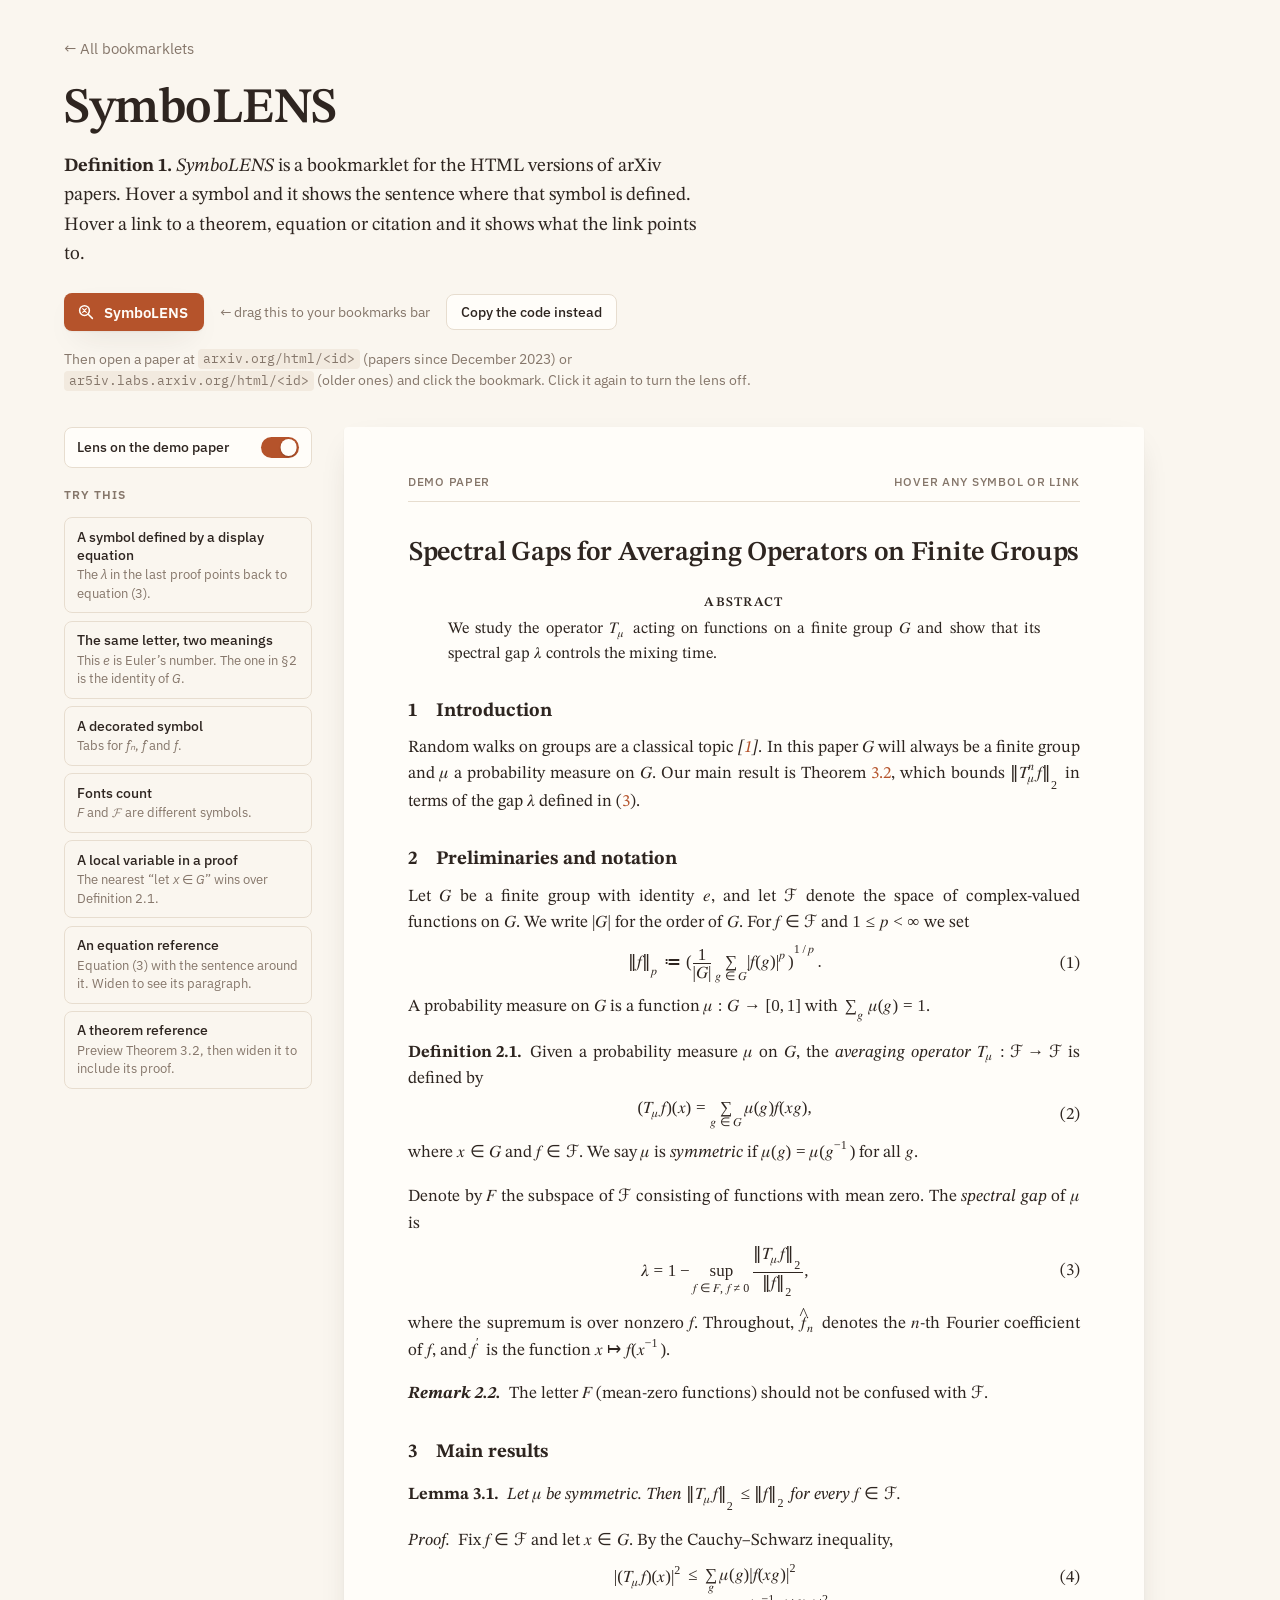
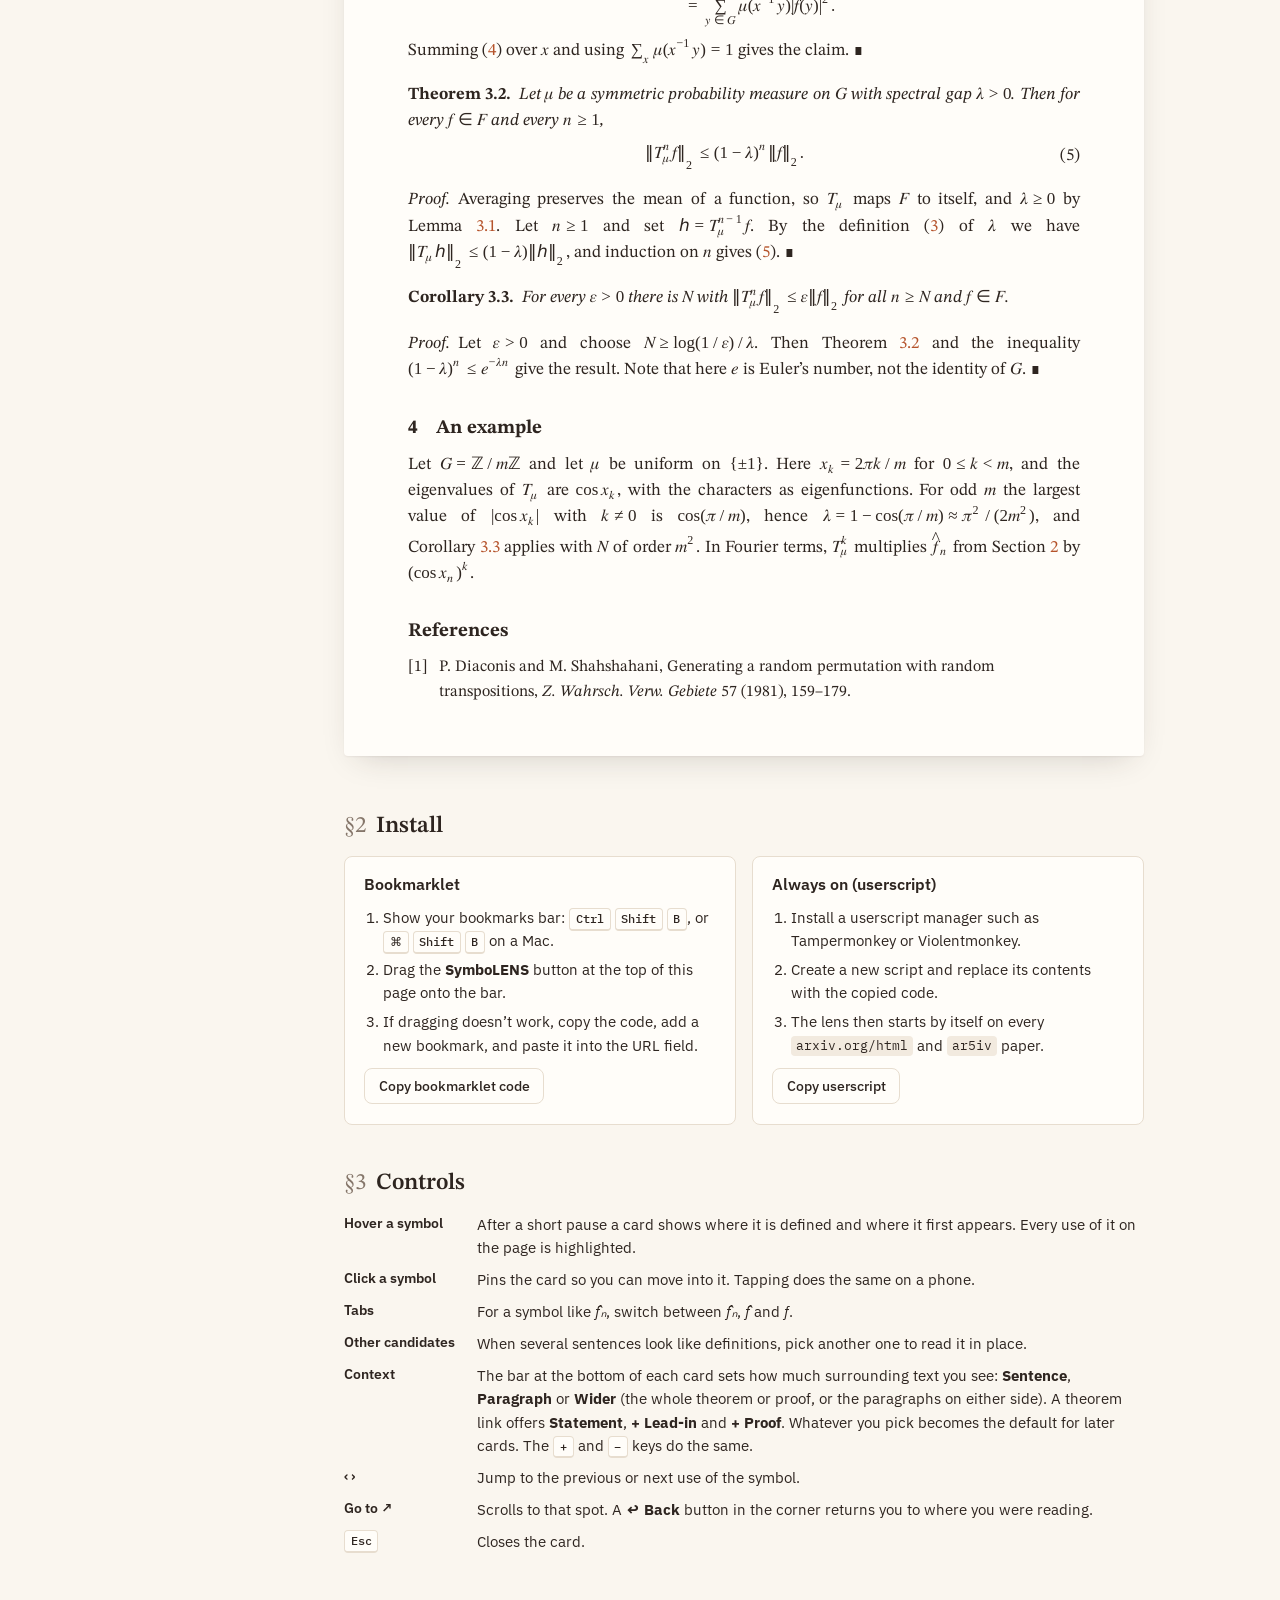
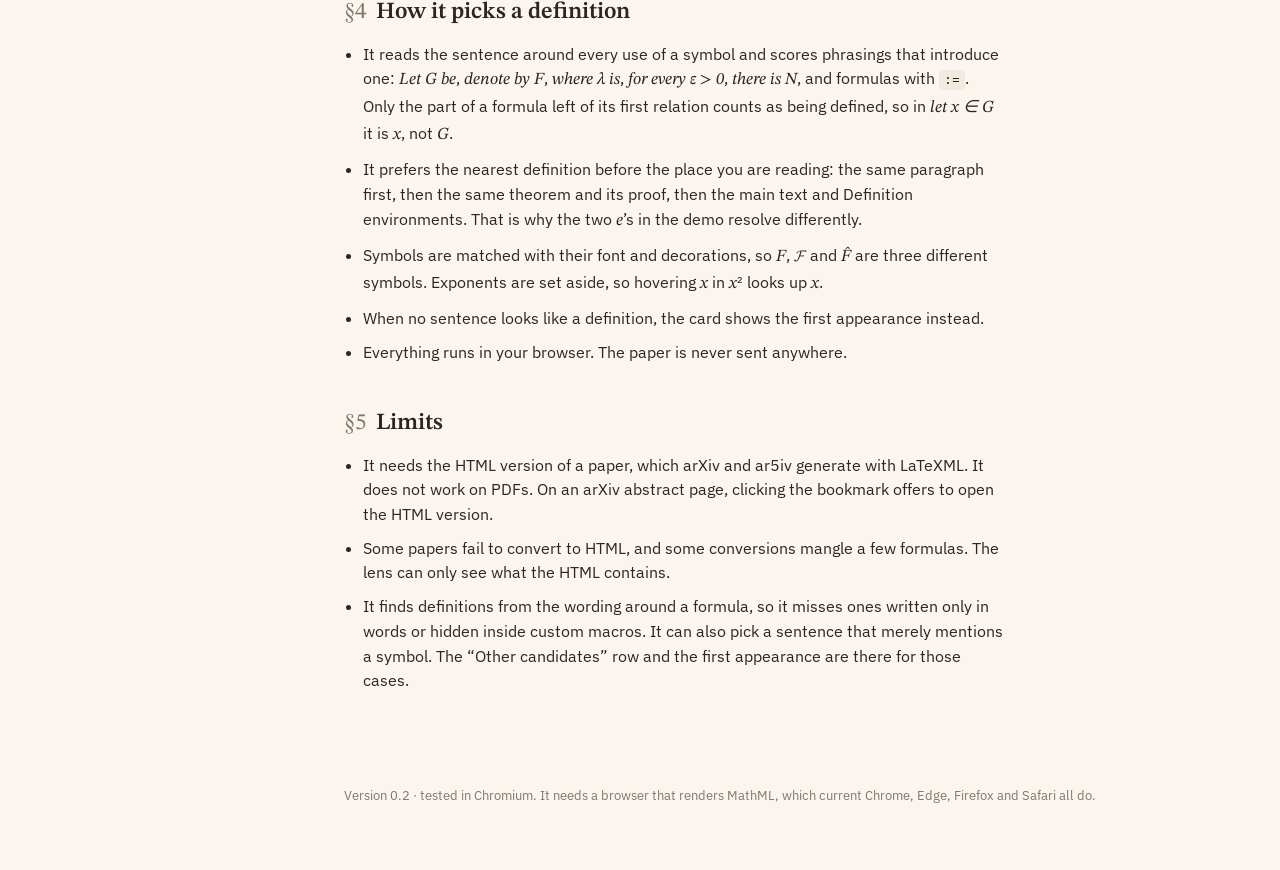
<file: symbolens.html>
<!doctype html>
<html lang="en">
<head>
<meta charset="utf-8">
<meta name="viewport" content="width=device-width,initial-scale=1,viewport-fit=cover">
<style>:root{color-scheme:light;box-sizing:border-box;padding-top:env(safe-area-inset-top,0px);padding-bottom:env(safe-area-inset-bottom,0px)}html{scroll-padding-top:env(safe-area-inset-top,0px)}body{margin:0;padding:0;font:14px -apple-system,BlinkMacSystemFont,sans-serif;background:#faf9f5;color:#141413}img{max-width:100%}[hidden]:not([hidden=until-found i]){display:none!important}</style>
<title>SymboLENS</title>
<meta name="description" content="Hover a symbol in an arXiv HTML paper to see where it is defined. Hover a link to a theorem, equation or citation to preview it.">
<meta name="bookmarklet:name" content="SymboLENS">
<meta name="bookmarklet:works-on" content="arXiv and ar5iv HTML papers">
<meta name="bookmarklet:data" content="Stays in your browser. The paper is never sent anywhere.">
<link rel="icon" href="favicon.svg" type="image/svg+xml">
<link rel="preconnect" href="https://fonts.googleapis.com">
<link rel="preconnect" href="https://fonts.gstatic.com" crossorigin>
<link rel="stylesheet" href="https://fonts.googleapis.com/css2?family=IBM+Plex+Mono:wght@400;500&family=IBM+Plex+Sans:wght@400;500;600&family=STIX+Two+Text:ital,wght@0,400;0,600;0,700;1,400;1,600&display=swap">
<style>
/* Layout: a reading desk. One paper sheet holds a live demo; the "try this" notes sit in its left margin
   like \marginpar remarks, and fold above the sheet on phones. Install and reference sections follow on the desk. */
:root {
  --ground: #faf6ef;
  --paper: #fffdf9;
  --ink: #2e2520;
  --muted: #85766a;
  --rule: #e7ddcf;
  --accent: #b5532b;
  --mark: rgba(255, 185, 0, .45);
  --chip: #f2eadf;
  --serif: "STIX Two Text", "STIX Two Math", "Times New Roman", Times, serif;
  --math: "STIX Two Math", "Latin Modern Math", "Cambria Math", math;
  --sans: "IBM Plex Sans", system-ui, -apple-system, "Segoe UI", Roboto, sans-serif;
  --mono: "IBM Plex Mono", ui-monospace, SFMono-Regular, Menlo, Consolas, monospace;
  --shadow: 0 1px 2px rgba(46, 37, 32, .06), 0 12px 32px -14px rgba(46, 37, 32, .22);
}
@media (prefers-color-scheme: dark) {
  :root:not([data-theme="light"]) {
    --ground: #1d1814; --paper: #2a231d; --ink: #ede3d6; --muted: #a39282; --rule: #3a3029;
    --accent: #e3905f; --mark: rgba(255, 185, 0, .32); --chip: #352c25;
    --shadow: 0 1px 2px rgba(0, 0, 0, .3), 0 12px 32px -14px rgba(0, 0, 0, .7);
    color-scheme: dark;
  }
}
:root[data-theme="dark"] {
  --ground: #1d1814; --paper: #2a231d; --ink: #ede3d6; --muted: #a39282; --rule: #3a3029;
  --accent: #e3905f; --mark: rgba(255, 185, 0, .32); --chip: #352c25;
  --shadow: 0 1px 2px rgba(0, 0, 0, .3), 0 12px 32px -14px rgba(0, 0, 0, .7);
  color-scheme: dark;
}

* { box-sizing: border-box; }
body {
  background: var(--ground); color: var(--ink);
  font: 16px/1.55 var(--sans);
  padding-inline: 16px; padding-block: 0 4rem;
}
math { font-family: var(--math); }
/* the lens cards inherit the page font; on this page that is the UI sans, so set the paper's serif for their text */
.msl-pop .msl-ctx, .msl-pop .msl-sym { font-family: var(--serif); }
a { color: var(--accent); }
.wrap { max-width: 72rem; margin: 0 auto; }
button, .btn { font: 500 14px/1.2 var(--sans); }
:focus-visible { outline: 2px solid var(--accent); outline-offset: 2px; }

/* ---------- header ---------- */
header.top { padding-block: 1.6rem 2.2rem; display: grid; gap: 1.1rem; max-width: 46rem; }
.back { margin: 0; padding-top: 2.4rem; font: 15px/1.4 var(--sans); }
.back a { color: var(--muted); text-decoration: none; }
.back a:hover { color: var(--accent); }
h1 {
  font: 600 3.1rem/1 var(--serif); letter-spacing: -.01em; margin: 0; text-wrap: balance;
}
.lede { font: 1.18rem/1.55 var(--serif); margin: 0; max-width: 40rem; }
.lede b { font-weight: 700; }
.install-row { display: flex; flex-wrap: wrap; align-items: center; gap: .7rem 1rem; margin-top: .4rem; }
.bm {
  display: inline-flex; align-items: center; gap: .55rem;
  padding: .62rem 1.05rem .62rem .8rem; border-radius: 8px;
  background: var(--accent); color: var(--paper); text-decoration: none;
  font: 600 15px/1 var(--sans); cursor: grab; box-shadow: var(--shadow);
  user-select: none;
}
.bm:active { cursor: grabbing; }
.bm svg { width: 18px; height: 18px; flex: none; }
.drag-hint { font: 14px/1.35 var(--sans); color: var(--muted); display: flex; align-items: center; gap: .4rem; }
.btn {
  display: inline-flex; align-items: center; gap: .4rem; padding: .55rem .85rem; border-radius: 8px;
  border: 1px solid var(--rule); background: var(--paper); color: var(--ink); cursor: pointer; text-decoration: none;
}
.btn:hover { border-color: var(--accent); }
.note-inline { font-size: 14px; color: var(--muted); margin: 0; }
.note-inline code, p code, li code, dd code {
  font: 13px/1.4 var(--mono); background: var(--chip); padding: .08rem .3rem; border-radius: 4px; overflow-wrap: anywhere;
}
.toast { font: 500 14px/1.4 var(--sans); color: var(--ink); background: var(--chip); border-left: 3px solid var(--accent);
  padding: .5rem .75rem; border-radius: 4px; margin: 0; }
textarea.code {
  width: 100%; min-height: 7rem; resize: vertical; font: 12px/1.45 var(--mono); color: var(--ink);
  background: var(--chip); border: 1px solid var(--rule); border-radius: 6px; padding: .6rem .7rem;
}

/* ---------- desk: margin notes + sheet ---------- */
.desk { display: grid; grid-template-columns: 15.5rem minmax(0, 1fr); gap: 2rem; align-items: start; }
.margin { position: sticky; top: calc(env(safe-area-inset-top, 0px) + 1rem); display: grid; gap: .9rem; }
.margin h2 { font: 600 12px/1.2 var(--sans); letter-spacing: .08em; text-transform: uppercase; color: var(--muted); margin: .4rem 0 0; }
.tries { display: grid; gap: .45rem; margin: 0; padding: 0; list-style: none; }
.try {
  width: 100%; text-align: left; display: grid; gap: .15rem; padding: .6rem .75rem; border-radius: 8px;
  background: transparent; border: 1px solid var(--rule); color: var(--ink); cursor: pointer;
}
.try:hover { background: var(--paper); border-color: var(--accent); }
.try .t { font: 500 14px/1.3 var(--sans); }
.try .d { font: 13px/1.4 var(--sans); color: var(--muted); }
.try math { font-size: 1.05em; }
.switch { display: flex; align-items: center; justify-content: space-between; gap: .6rem; font: 500 14px/1.2 var(--sans);
  padding: .55rem .75rem; border-radius: 8px; background: var(--paper); border: 1px solid var(--rule); }
.switch input { width: 2.4rem; height: 1.3rem; appearance: none; border-radius: 999px; background: var(--rule); position: relative; cursor: pointer; margin: 0; transition: background .15s; }
.switch input::after { content: ""; position: absolute; top: 2px; left: 2px; width: calc(1.3rem - 4px); height: calc(1.3rem - 4px); border-radius: 50%; background: var(--paper); transition: transform .15s; box-shadow: 0 1px 2px rgba(0,0,0,.25); }
.switch input:checked { background: var(--accent); }
.switch input:checked::after { transform: translateX(1.1rem); }

.sheet {
  background: var(--paper); color: var(--ink); border-radius: 4px; box-shadow: var(--shadow);
  padding: 3rem clamp(1.1rem, 5vw, 4rem) 3.2rem; min-width: 0; max-width: 50rem;
  font: 17px/1.55 var(--serif);
}
.sheet-tag { font: 500 12px/1.2 var(--sans); letter-spacing: .06em; text-transform: uppercase; color: var(--muted);
  display: flex; justify-content: space-between; gap: 1rem; border-bottom: 1px solid var(--rule); padding-bottom: .7rem; margin-bottom: 2.2rem; }

/* LaTeXML markup, styled the way arXiv's HTML pages roughly look */
.sheet .ltx_title_document { font: 600 1.7rem/1.2 var(--serif); text-align: center; margin: 0 0 1.6rem; text-wrap: balance; }
.sheet .ltx_abstract { margin: 0 clamp(0rem, 4vw, 2.5rem) 2rem; font-size: .94em; }
.sheet .ltx_title_abstract { font: 600 .82rem/1.2 var(--serif); letter-spacing: .1em; text-transform: uppercase; text-align: center; margin: 0 0 .4rem; }
.sheet h2.ltx_title_section, .sheet h2.ltx_title_bibliography { font: 700 1.2rem/1.3 var(--serif); margin: 2rem 0 .7rem; }
.sheet .ltx_tag_section { margin-right: .7em; }
.sheet .ltx_para { margin: 0 0 .75rem; }
.sheet p.ltx_p { margin: 0 0 .55rem; text-align: justify; hyphens: auto; }
.sheet .ltx_theorem, .sheet .ltx_proof { margin: 1.1rem 0; }
.sheet .ltx_runin { float: left; margin: 0 .45em 0 0; font-size: 1em; line-height: inherit; }
.sheet .ltx_title_theorem { font-weight: 700; }
.sheet .ltx_title_proof { font-style: italic; font-weight: 400; }
.sheet .ltx_font_italic, .sheet .ltx_emph { font-style: italic; }
.sheet .ltx_font_bold { font-weight: 700; }
.sheet table.ltx_eqn_table { width: 100%; border-collapse: collapse; margin: .55rem 0 .7rem; }
.sheet .ltx_eqn_center_padleft, .sheet .ltx_eqn_center_padright { width: 50%; }
.sheet .ltx_eqn_cell { padding: 0; }
.sheet .ltx_eqn_eqno { text-align: right; white-space: nowrap; padding-left: 1rem; }
.sheet .ltx_align_right { text-align: right; } .sheet .ltx_align_left { text-align: left; } .sheet .ltx_align_center { text-align: center; }
.sheet a.ltx_ref { color: var(--accent); text-decoration: none; }
.sheet a.ltx_ref:hover { text-decoration: underline; }
.sheet .ltx_biblist { list-style: none; padding: 0; margin: 0; font-size: .94em; }
.sheet .ltx_bibitem { display: flex; gap: .7em; }
.sheet .ltx_tag_bibitem { flex: none; }

/* ---------- reference sections ---------- */
.refs { display: grid; grid-template-columns: 15.5rem minmax(0, 1fr); gap: 2rem; margin-top: 3.5rem; }
.refs > .body { grid-column: 2; display: grid; gap: 2.8rem; max-width: 50rem; min-width: 0; }
section.ref h2 { font: 600 1.45rem/1.25 var(--serif); margin: 0 0 .9rem; display: flex; gap: .6rem; align-items: baseline; text-wrap: balance; }
section.ref h2 .sec { color: var(--muted); font-weight: 400; }
section.ref p, section.ref li { max-width: 40rem; }
section.ref p { margin: 0 0 .8rem; }
.ways { display: grid; grid-template-columns: repeat(2, minmax(0, 1fr)); gap: 1rem; }
.way { background: var(--paper); border: 1px solid var(--rule); border-radius: 8px; padding: 1.1rem 1.2rem 1.2rem; display: grid; gap: .7rem; align-content: start; min-width: 0; }
.way h3 { font: 600 16px/1.3 var(--sans); margin: 0; }
.way ol { margin: 0; padding-left: 1.2rem; display: grid; gap: .35rem; font-size: 15px; }
.way .row { display: flex; flex-wrap: wrap; gap: .5rem; align-items: center; }
.kbd { font: 500 12px/1 var(--mono); border: 1px solid var(--rule); border-bottom-width: 2px; border-radius: 4px; padding: .15rem .35rem; background: var(--paper); white-space: nowrap; }
dl.controls { display: grid; grid-template-columns: max-content minmax(0, 1fr); gap: .55rem 1.4rem; margin: 0; }
dl.controls dt { font: 600 14px/1.5 var(--sans); }
dl.controls dd { margin: 0; font-size: 15px; }
.rules { margin: 0; padding-left: 1.2rem; display: grid; gap: .55rem; }
.rules em { font-family: var(--serif); font-size: 1.06em; }
footer { margin-top: 3rem; font-size: 13px; color: var(--muted); }

@media (max-width: 860px) {
  .desk, .refs { grid-template-columns: minmax(0, 1fr); }
  .refs > .body { grid-column: 1; }
  .margin { position: static; }
  .tries { grid-template-columns: repeat(auto-fill, minmax(13rem, 1fr)); }
  .ways { grid-template-columns: minmax(0, 1fr); }
  h1 { font-size: 2.5rem; }
}
@media (max-width: 560px) {
  .sheet { font-size: 16px; padding-top: 2rem; }
  .sheet table.ltx_eqn_table { display: block; overflow-x: auto; }
  .sheet p.ltx_p { text-align: left; }
  dl.controls { grid-template-columns: minmax(0, 1fr); gap: .15rem; }
  dl.controls dd { margin-bottom: .6rem; }
}
@media (prefers-reduced-motion: reduce) { * { transition: none !important; } }
</style>
</head>
<body>

<div class="wrap">
  <p class="back"><a href="./">← All bookmarklets</a></p>
  <header class="top">
    <h1>SymboLENS</h1>
    <p class="lede"><b>Definition 1.</b> <i>SymboLENS</i> is a bookmarklet for the HTML versions of arXiv papers. Hover a symbol and it shows the sentence where that symbol is defined. Hover a link to a theorem, equation or citation and it shows what the link points to.</p>
    <div class="install-row">
      <a class="bm bookmarklet" id="bm" href="javascript:(()=&gt;{&quot;use strict&quot;;const e=&quot;http://www.w3.org/1998/Math/MathML&quot;;if(window.MathLens&amp;&amp;window.MathLens.isOn&amp;&amp;window.MathLens.isOn())return void window.MathLens.stop();if(window.MathLens&amp;&amp;window.MathLens.isOn&amp;&amp;window.MathLens.isOn())return;const t=new Set([&quot;msub&quot;,&quot;msup&quot;,&quot;msubsup&quot;,&quot;mover&quot;,&quot;munder&quot;,&quot;munderover&quot;,&quot;mmultiscripts&quot;]),n=new Set([&quot;mrow&quot;,&quot;mstyle&quot;,&quot;mpadded&quot;,&quot;semantics&quot;,&quot;math&quot;]),o=/^(mi|mo|mn|mtext|ms|mspace)$/,l=/^[\u2061-\u2064\u200b\s]*$/,s=new Set(&quot;sin cos tan cot sec csc sinh cosh tanh coth arcsin arccos arctan log ln lg exp lim liminf limsup sup inf max min det dim ker deg gcd lcm arg Pr mod tr sgn \u2026 \u22ef \u22ee \u22f1 \u221e&quot;.split(&quot; &quot;)),r=new Set([...&quot;=+-\u2212\xb1\u2213\xd7\xf7\xb7\u22c5\u2217/\\,;:.!?()[]{}\u27e8\u27e9\u230a\u230b\u2308\u2309|\u2016\u2223\u2225&lt;&gt;\u2264\u2265\u2a7d\u2a7e\u2260\u2248\u2261\u2192\u2190\u2194\u21d2\u21d0\u21d4\u27f9\u27f8\u27fa\u21a6\u27fc\u27f6\u2208\u2209\u220b\u2282\u2286\u2283\u2287\u228a\u228b\u222a\u2229\u2216\u2200\u2203\u2204\xac\u2227\u2228\u2211\u220f\u2210\u22c3\u22c2\u222b\u222c\u222d\u222e\u2202\u2032\u2033\u2034^~\u02d9\xa8\u02c7\u02d8\xaf\u203e_\u2026\u22ef\u22ee\u22f1\u2218\u2254\u2255\u2236&quot;,&quot;:=&quot;,&quot;=:&quot;,&quot;\u2026&quot;]),a=new Set([&quot;=&quot;,&quot;\u2260&quot;,&quot;&lt;&quot;,&quot;&gt;&quot;,&quot;\u2264&quot;,&quot;\u2265&quot;,&quot;\u2a7d&quot;,&quot;\u2a7e&quot;,&quot;\u226a&quot;,&quot;\u226b&quot;,&quot;\u2208&quot;,&quot;\u2209&quot;,&quot;\u220b&quot;,&quot;\u2282&quot;,&quot;\u2286&quot;,&quot;\u228a&quot;,&quot;\u2283&quot;,&quot;\u2287&quot;,&quot;\u228b&quot;,&quot;\u2192&quot;,&quot;\u21a6&quot;,&quot;\u27f6&quot;,&quot;\u27fc&quot;,&quot;\u21aa&quot;,&quot;\u21a0&quot;,&quot;\u21d2&quot;,&quot;\u21d4&quot;,&quot;\u223c&quot;,&quot;\u2243&quot;,&quot;\u2245&quot;,&quot;\u2248&quot;,&quot;\u2261&quot;,&quot;\u221d&quot;,&quot;\u2223&quot;,&quot;\u22a5&quot;,&quot;\u2254&quot;,&quot;\u2255&quot;,&quot;:&quot;,&quot;\u2236&quot;,&quot;:=&quot;,&quot;=:&quot;,&quot;\u227a&quot;,&quot;\u227c&quot;,&quot;\u227b&quot;,&quot;\u227d&quot;,&quot;\u22b2&quot;,&quot;\u22b4&quot;,&quot;\u22b3&quot;,&quot;\u22b5&quot;,&quot;\u225c&quot;,&quot;\u225d&quot;,&quot;\u2250&quot;,&quot;\u22a2&quot;,&quot;\u22a8&quot;,&quot;\u224d&quot;,&quot;\u2272&quot;,&quot;\u2273&quot;]),i=new Set([&quot;\u2254&quot;,&quot;:=&quot;,&quot;\u225c&quot;,&quot;\u225d&quot;]),c=new Set([&quot;\u2255&quot;,&quot;=:&quot;]),m=&quot;p, figcaption, li, dd, dt, .ltx_note_content, .ltx_caption, h1, h2, h3, h4, h5, h6, td:not(.ltx_eqn_cell)&quot;,d=/(?:^|[\s(\[])(?:e\.g|i\.e|cf|resp|viz|vs|al|approx|ca|Thm|Thms|Lem|Lemm|Prop|Props|Cor|Def|Defn|Rem|Ex|Exer|Eq|Eqs|Eqn|Fig|Figs|Sec|Secs|Sect|Ch|Chap|App|Ref|Refs|Vol|pp|Prob|Conj|Th|Pf)$/i,u=new Set([&quot;of&quot;,&quot;on&quot;,&quot;in&quot;,&quot;to&quot;,&quot;from&quot;,&quot;for&quot;,&quot;with&quot;,&quot;over&quot;,&quot;under&quot;,&quot;into&quot;,&quot;onto&quot;,&quot;at&quot;,&quot;by&quot;,&quot;via&quot;,&quot;as&quot;,&quot;than&quot;,&quot;is&quot;,&quot;are&quot;,&quot;be&quot;,&quot;been&quot;,&quot;and&quot;,&quot;or&quot;,&quot;that&quot;,&quot;which&quot;,&quot;then&quot;,&quot;if&quot;,&quot;where&quot;,&quot;when&quot;,&quot;iff&quot;,&quot;not&quot;,&quot;between&quot;,&quot;among&quot;,&quot;within&quot;,&quot;without&quot;,&quot;along&quot;,&quot;across&quot;,&quot;through&quot;,&quot;about&quot;]);let p=!1,h=null,f=new Map,g=new WeakMap,b=new WeakMap,x=new WeakMap,v=new WeakMap,w=new WeakMap,y=new WeakMap,_=0,k=null,S=null,E=0,L=0,M=null,N=[],q=null,A=null,$=null,C=null;const T=[];let R=!1;const z=e=&gt;(e&amp;&amp;e.textContent?e.textContent:&quot;&quot;).replace(/\s+/g,&quot; &quot;).trim(),B=e=&gt;Array.from(e.children).filter(e=&gt;&quot;annotation&quot;!==e.localName&amp;&amp;&quot;annotation-xml&quot;!==e.localName),W=(e,t)=&gt;e&amp;&amp;&quot;mo&quot;===e.localName&amp;&amp;t.test(z(e)),O=(e,t)=&gt;e.length&gt;t?e.slice(0,t-1).trimEnd()+&quot;\u2026&quot;:e;function P(e,t,...n){const o=document.createElement(e);t&amp;&amp;(o.className=t);for(const e of n)null!=e&amp;&amp;!1!==e&amp;&amp;o.append(e);return o}function F(e,t,n,o){const l=P(&quot;button&quot;,o||null,e);return l.type=&quot;button&quot;,t&amp;&amp;(l.title=t),l.addEventListener(&quot;click&quot;,e=&gt;{e.preventDefault(),e.stopPropagation(),n(e)}),l}function D(e){let t=x.get(e);if(void 0!==t)return t;const n=e.localName;if(o.test(n)){const o=z(e);t=l.test(o)?&quot;&quot;:&quot;mi&quot;===n?function(e){let t=e.getAttribute(&quot;mathvariant&quot;)||&quot;&quot;;&quot;italic&quot;===t&amp;&amp;(t=&quot;&quot;);const n=Array.from(e.classList).filter(e=&gt;e.startsWith(&quot;ltx_font_&quot;)).sort().join(&quot;+&quot;);return t||n?`[${t}${n?&quot;|&quot;+n:&quot;&quot;}]`:&quot;&quot;}(e)+o:o}else{const o=B(e).map(D);switch(n){case&quot;msub&quot;:t=`${o[0]}_{${o[1]}}`;break;case&quot;msup&quot;:t=`${o[0]}^{${o[1]}}`;break;case&quot;msubsup&quot;:t=`${o[0]}_{${o[1]}}^{${o[2]}}`;break;case&quot;mover&quot;:t=`over(${o[0]},${o[1]})`;break;case&quot;munder&quot;:t=`under(${o[0]},${o[1]})`;break;case&quot;mrow&quot;:case&quot;mstyle&quot;:case&quot;mpadded&quot;:case&quot;semantics&quot;:case&quot;math&quot;:t=o.filter(Boolean).join(&quot; &quot;);break;default:t=`${n}(${o.join(&quot;,&quot;)})`}}return x.set(e,t),t}function H(e,t){const n=B(e);if(!n.length||o.test(e.localName))return t.push(e),t;for(const e of n)H(e,t);return t}function I(e){for(;e&amp;&amp;!o.test(e.localName);){const t=B(e);if(!t.length)return null;e=t[0]}return e}function j(e){const t=e.localName,n=z(e);if(!n||l.test(n))return null;const o=e.parentElement;if(&quot;mo&quot;===t&amp;&amp;o&amp;&amp;(&quot;mover&quot;===o.localName||&quot;munder&quot;===o.localName)&amp;&amp;B(o)[0]!==e){const e=I(B(o)[0]);return e&amp;&amp;&quot;mi&quot;===e.localName?o:null}return&quot;mi&quot;===t?s.has(n)?null:e:&quot;mo&quot;===t?r.has(n)||/^[A-Za-z]{2,}$/.test(n)?null:e:null}function K(e){const o=[{u:e,key:D(e)}];let l=e;for(;;){let e=l.parentElement;for(;e&amp;&amp;n.has(e.localName)&amp;&amp;&quot;math&quot;!==e.localName&amp;&amp;&quot;semantics&quot;!==e.localName&amp;&amp;1===B(e).length;)l=e,e=e.parentElement;if(!e||!t.has(e.localName)||B(e)[0]!==l)break;if(&quot;msubsup&quot;===e.localName){const t=B(e);o.push({u:e,key:`${D(t[0])}_{${D(t[1])}}`,virtual:!0})}o.push({u:e,key:D(e)}),l=e}return o}function U(e,t){const n=g.get(e);return n?n.get(t):void 0}function V(e){let t=v.get(e);if(t)return t;const n=[],o=new Map;let l=&quot;&quot;;return function e(t){for(let s=t.firstChild;s;s=s.nextSibling)if(3===s.nodeType){const e=s.nodeValue;e&amp;&amp;(n.push({node:s,start:l.length,end:l.length+e.length}),l+=e)}else 1===s.nodeType&amp;&amp;(&quot;math&quot;===s.localName?(o.set(s,l.length),n.push({node:s,start:l.length,end:l.length+1,math:!0}),l+=&quot;\ue000&quot;):s.matches(&quot;.ltx_note_outer, .msl-ui, script, style, button&quot;)||e(s))}(e),t={block:e,segs:n,text:l,mathAt:o},v.set(e,t),t}function X(e,t){const n=/[.!?][&quot;&#x27;\u2019\u201d)\]]*\s+/g;let o,l=0,s=e.length;for(;o=n.exec(e);){const n=o.index;if(d.test(e.slice(Math.max(0,n-12),n)))continue;const r=e.charAt(n+o[0].length);if(r&amp;&amp;!/[A-Z\xc0-\xde(\[\u201c&quot;&#x27;\u2018\ue000\d]/.test(r))continue;const a=n+o[0].length;if(!(a&lt;=t)){s=n+1;break}l=a}for(;l&lt;s&amp;&amp;/\s/.test(e.charAt(l));)l++;return[l,s]}function G(e,t,n,o){for(const l of t.segs)if(l.math){if(n&lt;=l.start)return void(o?e.setStartBefore(l.node):e.setEndBefore(l.node));if(n&lt;l.end)return void(o?e.setStartBefore(l.node):e.setEndAfter(l.node))}else if(n&gt;=l.start&amp;&amp;(n&lt;l.end||!o&amp;&amp;n===l.end))return void(o?e.setStart(l.node,n-l.start):e.setEnd(l.node,n-l.start));const l=t.block.childNodes.length;o?e.setStart(t.block,l):e.setEnd(t.block,l)}function Y(e,t,n){const o=document.createRange();return G(o,e,t,!0),G(o,e,n,!1),o}const Z=e=&gt;!!e.closest(&quot;table.ltx_eqn_table, table.ltx_equation, table.ltx_equationgroup, .ltx_eqn_cell&quot;);function J(e){const t=e.closest(&quot;table&quot;);if(!t)return null;let n=t.previousElementSibling;if(n&amp;&amp;n.matches(&quot;p, .ltx_p&quot;))return n;if(n)return null;const o=t.closest(&quot;.ltx_para&quot;),l=o&amp;&amp;o.previousElementSibling;if(l&amp;&amp;l.matches(&quot;.ltx_para&quot;)){const e=l.querySelectorAll(&quot;:scope &gt; p&quot;);return e[e.length-1]||null}return null}function Q(e){let t=w.get(e);if(t)return t;const n=e=&gt;e.replace(/\ue000/g,&quot;\xa7&quot;).replace(/\s+/g,&quot; &quot;).toLowerCase();if(Z(e)){const o=J(e);let l=&quot;&quot;;if(o){const e=V(o),t=e.text.length,[s]=X(e.text,Math.max(0,t-1));l=n(e.text.slice(Math.max(s,t-160))).trim()}t={display:!0,lead:l,lb:o}}else{const o=V(e.closest(m)||e.parentElement),l=o.mathAt.has(e)?o.mathAt.get(e):0,[s,r]=X(o.text,l);t={display:!1,L:o,o:l,s:s,e:r,before:n(o.text.slice(Math.max(s,l-110),l)),after:n(o.text.slice(l+1,Math.min(r,l+90)))}}return w.set(e,t),t}function ee(e){if(&quot;mo&quot;===e.localName)return z(e);if(&quot;mover&quot;===e.localName||&quot;munder&quot;===e.localName){const t=B(e);if(t[0]&amp;&amp;&quot;mo&quot;===t[0].localName&amp;&amp;&quot;=&quot;===z(t[0])&amp;&amp;/def/i.test(z(t[1]||e)))return&quot;\u225d&quot;}return&quot;&quot;}const te=e=&gt;a.has(ee(e)),ne=e=&gt;W(e,/^[.,;]$/),oe=e=&gt;W(e,/^[()[\]{}\u27e8\u27e9|\u2016]$/);function le(e){if(3!==e.length||!W(e[1],/^[\u2061\u2062]$/))return null;const t=I(e[0]),n=&quot;mrow&quot;===e[2].localName&amp;&amp;oe(B(e[2])[0]);return t&amp;&amp;&quot;mi&quot;===t.localName&amp;&amp;n?e[0]:null}function se(e,t,n){for(let o=t;o&amp;&amp;o!==n;o=o.parentElement)if(e.has(o))return!0;return!1}const re=/ltx_theorem_(def|dfn|defn|notation|notn|conv|setup|setting|assum|hyp|standing|framework)/i,ae=e=&gt;!!e&amp;&amp;re.test(e.className);function ie(e){if(void 0!==e.score)return e.score;const t=e.m;if(t.closest(&quot;.ltx_abstract, .ltx_title, h1, h2, h3, h4, h5, h6, .ltx_bibliography, .ltx_TOC, nav, .ltx_note_outer&quot;))return e.score=0;const o=function(e){const t=function(e){let t=y.get(e);if(t)return t;const o=new Set,l=new Set,s=new Set,r=new Set,a=e=&gt;n.has(e.localName)&amp;&amp;B(e).some(e=&gt;te(e)||a(e)),m=e=&gt;{if(1===e.length&amp;&amp;n.has(e[0].localName)&amp;&amp;a(e[0]))return d(e[0]);let t=-1,m=0;for(let n=0;n&lt;e.length;n++){if(!te(e[n]))continue;t=n;const o=ee(e[n]),l=e[n+1]?ee(e[n+1]):&quot;&quot;;i.has(o)||&quot;:&quot;===o&amp;&amp;&quot;=&quot;===l?m=1:(c.has(o)||&quot;=&quot;===o&amp;&amp;&quot;:&quot;===l)&amp;&amp;(m=-1);break}const u=t&lt;0?e:e.slice(0,t);if(1===u.length)(e=&gt;{if(o.add(e),&quot;mrow&quot;===e.localName){const t=B(e),n=le(t);if(n&amp;&amp;o.add(n),t.length&gt;=3&amp;&amp;oe(t[0])&amp;&amp;t.some(e=&gt;W(e,/^,$/)))for(const e of t)oe(e)||W(e,/^,$/)||o.add(e)}})(u[0]);else{const e=le(u);e&amp;&amp;o.add(e),u.forEach(e=&gt;l.add(e))}1===m&amp;&amp;u.forEach(e=&gt;s.add(e)),-1===m&amp;&amp;e.slice(t+1).forEach(e=&gt;{te(e)||r.add(e)})},d=e=&gt;{let t=(e=&gt;n.has(e.localName)?B(e):[e])(e);for(;t.length&amp;&amp;ne(t[t.length-1]);)t=t.slice(0,-1);for(;t.length&amp;&amp;ne(t[0]);)t=t.slice(1);if(1===t.length&amp;&amp;t[0]!==e&amp;&amp;n.has(t[0].localName))return d(t[0]);let o=[];for(const e of t)W(e,/^[,;]$/)?(o.length&amp;&amp;m(o),o=[]):o.push(e);o.length&amp;&amp;m(o)},u=Array.from(e.children).find(e=&gt;&quot;semantics&quot;===e.localName);return d(u&amp;&amp;u.firstElementChild?u.firstElementChild:e),t={head:o,partHead:l,defL:s,defR:r},y.set(e,t),t}(e.m);let o=!0;for(let l=e.u;l&amp;&amp;l!==e.m;l=l.parentElement){if(t.head.has(l))return{head:o?&quot;exact&quot;:&quot;part&quot;,defL:se(t.defL,e.u,e.m),defR:!1};if(t.partHead.has(l))return{head:&quot;part&quot;,defL:se(t.defL,e.u,e.m),defR:!1};const s=l.parentElement;s&amp;&amp;n.has(s.localName)&amp;&amp;1===B(s).length||(o=!1)}return{head:&quot;tail&quot;,defL:!1,defR:se(t.defR,e.u,e.m)}}(e),l=Q(t);let s=o.defL||o.defR?6:0,r=0,a=0,m=0;if(l.display)/(?:define[ds]?|defined\s+by|set|put|let|denote|write|introduce|consider|given\s+by|by|as|following|is|are|be|namely)\s*[:,]?\s*$/.test(l.lead)&amp;&amp;(m=3);else{const e=l.before,t=l.after;/\b(?:denote[ds]?|written|write|called|call|named|termed|referred to as|define[ds]?)\s+(?:it\s+|this\s+|them\s+|these\s+)?(?:by|as)?\s*$/.test(e)&amp;&amp;(r=Math.max(r,5)),/\b(?:let|suppose|assume|fix|consider|take|choose|pick|given|set|put|define|write|letting|setting|fixing|choosing|introduce)\s+(?:now\s+|also\s+|further\s+)?$/.test(e)&amp;&amp;(r=Math.max(r,4)),/\b(?:where|here|whereby)\s+$/.test(e)&amp;&amp;(r=Math.max(r,3)),/\bthere\s+(?:is|are|exists?)\s+(?:an?\s+|some\s+)?(?:[a-z][\w&#x27;\u2019-]*\s+){0,3}$/.test(e)&amp;&amp;(r=Math.max(r,3));const n=e.match(/\b(a|an|some|any|each|every|all|two|three|fixed|given|arbitrary|another|the)\s+((?:[a-z][\w&#x27;\u2019-]*\s+){0,4})$/);if(n){const e=n[2].trim().split(/\s+/).filter(Boolean),t=e.length?e[e.length-1]:n[1];u.has(t)||(r=Math.max(r,&quot;the&quot;===n[1]?e.length?2:0:3))}r&gt;=2&amp;&amp;r&lt;5&amp;&amp;/\b(?:let|fix|consider|take|choose|pick|given|suppose|assume|define|denote)\b[^.;:]{0,60}$/.test(e)&amp;&amp;(r+=1),!r&amp;&amp;/\bwhere\b[^.;]{0,60}\band\s+$/.test(e)&amp;&amp;(r=2);const o=String.raw`^(?:\s*(?:,|and)\s*§)*\s*,?\s*(?:will\s+)?(?:always\s+)?`;new RegExp(o+String.raw`(?:denotes?|denoted|stands?\s+for|is\s+(?:called|defined|said|termed|given)|are\s+(?:called|defined|said|termed|given))\b`).test(t)?a=4:new RegExp(o+String.raw`be\b`).test(t)?a=2:/^\s*(?:is|are)\s+(?:a|an|the|some|any)\b/.test(t)&amp;&amp;(a=&quot;&quot;===e.trim()||/^(?:throughout|here|now|in particular|thus|then|so|hence|recall that|note that)\s*,?$/.test(e.trim())?2:1)}let d=s+r+a+m;const p=o.defR||&quot;exact&quot;===o.head;return d*=p?1:.3,p&amp;&amp;d&gt;=2&amp;&amp;ae(t.closest(&quot;.ltx_theorem&quot;))&amp;&amp;(d+=1),e.score=d}function ce(e){const t=e.closest(&quot;.ltx_theorem, .ltx_proof&quot;);if(!t)return null;if(t.classList.contains(&quot;ltx_proof&quot;)){const e=t.previousElementSibling;return e&amp;&amp;e.matches(&quot;.ltx_theorem&quot;)&amp;&amp;!ae(e)?e:t}return ae(t)?null:t}function me(e){return(f.get(e.key)||[]).filter(t=&gt;t!==e&amp;&amp;ie(t)&gt;=3)}function de(e,t){const n=t.m.closest(&quot;.ltx_para&quot;),o=ce(t.m);return e.map(e=&gt;{const l=e.m.closest(&quot;.ltx_para&quot;),s=ce(e.m),r=e.pos&lt;t.pos||e.pos===t.pos&amp;&amp;e!==t;let a;return a=l&amp;&amp;l===n?r?0:1:o&amp;&amp;s===o?r?2:4:!s&amp;&amp;r?3:r?5:6,{d:e,t:a,dist:Math.abs(e.pos-t.pos)}}).sort((e,t)=&gt;e.t-t.t||e.dist-t.dist).map(e=&gt;e.d)}function ue(e){const t=e.u;if(e.virtual||&quot;msup&quot;!==t.localName&amp;&amp;&quot;msubsup&quot;!==t.localName)return!1;const n=B(t)[&quot;msup&quot;===t.localName?1:2];return!/^[\u2032\u2033\u2034&#x27;*\u2217\u2020\u2021\u22c6\u2228\u2227\u22a5\u22a4\u2218\u266f\u266d%23]+$/.test(n?z(n):&quot;&quot;)}function pe(e){for(let t=e.length-1;t&gt;=0;t--)if(me(e[t]).length)return t;for(let t=e.length-1;t&gt;=0;t--)if(!ue(e[t])&amp;&amp;(f.get(e[t].key)||[]).length&gt;1)return t;return 0}function he(e){const t=e.querySelector(&quot;:scope &gt; .ltx_title&quot;);return t?z(t).replace(/[.:]\s*$/,&quot;&quot;):e.classList.contains(&quot;ltx_proof&quot;)?&quot;Proof&quot;:&quot;Statement&quot;}function fe(e){if(!e)return&quot;&quot;;const t=e.querySelector(&quot;.ltx_tag&quot;),n=t?z(t):&quot;&quot;,o=z(e).slice(n.length).trim();return(n?&quot;\xa7&quot;+n.replace(/\.$/,&quot;&quot;)+&quot; &quot;:&quot;&quot;)+o}function ge(e){const t=e.closest(&quot;section&quot;);return t?O(fe(t.querySelector(&quot;:scope &gt; .ltx_title&quot;)),42):&quot;&quot;}function be(e){const t=e.closest(&quot;tr&quot;),n=t&amp;&amp;t.querySelector(&quot;.ltx_tag_equation, .ltx_tag&quot;)||(e.closest(&quot;table.ltx_equation&quot;)||{querySelector:()=&gt;null}).querySelector(&quot;.ltx_tag_equation, .ltx_tag&quot;);return n?z(n):&quot;&quot;}function xe(e){if(e.closest(&quot;.ltx_abstract&quot;))return&quot;Abstract&quot;;const t=[],n=e.closest(&quot;.ltx_proof&quot;),o=e.closest(&quot;.ltx_theorem&quot;);if(n){const e=n.previousElementSibling;t.push(e&amp;&amp;e.matches(&quot;.ltx_theorem&quot;)?&quot;Proof of &quot;+he(e):&quot;Proof&quot;)}else if(o)t.push(he(o));else if(e.closest(&quot;figure, .ltx_figure&quot;))t.push(&quot;Figure caption&quot;);else if(e.closest(&quot;.ltx_note&quot;))t.push(&quot;Footnote&quot;);else{const n=ge(e);n&amp;&amp;t.push(n)}const l=Z(e)?be(e):&quot;&quot;;return l&amp;&amp;t.push(&quot;Eq. &quot;+l),t.join(&quot; \xb7 &quot;)||&quot;Text&quot;}function ve(e,t,n){let o;t&amp;&amp;t.setAttribute(&quot;data-msl-t&quot;,&quot;&quot;);try{o=e()}finally{t&amp;&amp;t.removeAttribute(&quot;data-msl-t&quot;)}const l=document.createElement(&quot;div&quot;);return l.append(o),l.querySelectorAll(&quot;[data-msl-t]&quot;).forEach(e=&gt;{e.removeAttribute(&quot;data-msl-t&quot;),e.classList.add(n||&quot;msl-target&quot;)}),l.querySelectorAll(&quot;.ltx_note_outer, .msl-ui&quot;).forEach(e=&gt;e.remove()),l.querySelectorAll(&quot;[id]&quot;).forEach(e=&gt;e.removeAttribute(&quot;id&quot;)),l.querySelectorAll(&quot;.msl-occ, .msl-hot, .msl-flash&quot;).forEach(e=&gt;e.classList.remove(&quot;msl-occ&quot;,&quot;msl-hot&quot;,&quot;msl-flash&quot;)),l.querySelectorAll(&quot;[data-msl-title]&quot;).forEach(e=&gt;e.removeAttribute(&quot;data-msl-title&quot;)),l}function we(t){const n=document.createElementNS(e,&quot;math&quot;);let o=t.u.cloneNode(!0);if(t.virtual){const n=B(t.u);o=document.createElementNS(e,&quot;msub&quot;),o.append(n[0].cloneNode(!0),n[1].cloneNode(!0))}return n.append(o),n.querySelectorAll(&quot;[id]&quot;).forEach(e=&gt;e.removeAttribute(&quot;id&quot;)),n.querySelectorAll(&quot;.msl-occ, .msl-hot&quot;).forEach(e=&gt;e.classList.remove(&quot;msl-occ&quot;,&quot;msl-hot&quot;)),n.firstElementChild&amp;&amp;n.firstElementChild.classList.remove(&quot;msl-occ&quot;,&quot;msl-hot&quot;),n}const ye=&quot;mathLens.contextLevel&quot;;let _e=0;try{_e=Math.max(0,Math.min(2,parseInt(localStorage.getItem(ye),10)||0))}catch(e){}function ke(e){if((e=Math.max(0,Math.min(2,e)))!==_e){_e=e;try{localStorage.setItem(ye,String(e))}catch(e){}S&amp;&amp;(S.pinned=!0,&quot;sym&quot;===S.kind?He():Ke(S.anchor,!0))}}function Se(e,t){const n=P(&quot;div&quot;,&quot;msl-seg&quot;);n.setAttribute(&quot;role&quot;,&quot;group&quot;),n.setAttribute(&quot;aria-label&quot;,&quot;How much surrounding text to show&quot;);const o=Math.min(_e,e.length-1);return e.forEach((e,l)=&gt;{const s=F(e,l?&quot;Show more of the surrounding text. Your choice is kept for the next cards.&quot;:&quot;Show the least text&quot;,()=&gt;ke(l),&quot;msl-segb&quot;+(l===o?&quot; msl-on&quot;:&quot;&quot;));s.setAttribute(&quot;aria-pressed&quot;,String(l===o)),t&amp;&amp;t[l]&amp;&amp;(s.disabled=!0,s.title=t[l]),n.append(s)}),P(&quot;div&quot;,&quot;msl-ctxbar&quot;,P(&quot;span&quot;,&quot;msl-ctxbar-l&quot;,&quot;Context&quot;),n,P(&quot;span&quot;,&quot;msl-ctxbar-k&quot;,&quot;+ / \u2212 keys&quot;))}function Ee(e,t){let n=e;do{n=t&lt;0?n.previousElementSibling:n.nextElementSibling}while(n&amp;&amp;(n.matches(&quot;.msl-ui, .ltx_pagination&quot;)||!z(n)));return!n||n.matches(&quot;h1, h2, h3, h4, h5, h6, .ltx_title, section, .ltx_bibliography, nav&quot;)?null:n}function Le(e,t){const n=e.closest(&quot;.ltx_para&quot;)||e.closest(m)||e;if(t&lt;2)return[n];const o=e.closest(&quot;.ltx_theorem, .ltx_proof&quot;);return o&amp;&amp;z(o).length&lt;4e3?[o]:[Ee(n,-1),n,Ee(n,1)].filter(Boolean)}function Me(e,t,n){return[...ve(()=&gt;{const t=document.createDocumentFragment();return e.forEach(e=&gt;t.append(e.cloneNode(!0))),t},t,n).childNodes]}function Ne(e){if(!e)return null;const t=V(e),n=t.text.length,[o]=X(t.text,Math.max(0,n-1));let l=Math.max(o,n-200);if(l&gt;o){const e=t.text.indexOf(&quot; &quot;,l);e&gt;0&amp;&amp;e&lt;n&amp;&amp;(l=e+1)}if(!(n-l&gt;0&amp;&amp;t.text.slice(l).trim()))return null;const s=Y(t,l,n),r=ve(()=&gt;s.cloneContents(),null),a=P(&quot;div&quot;,&quot;msl-lead&quot;);return l&gt;o&amp;&amp;a.append(&quot;\u2026 &quot;),a.append(...r.childNodes),a}function qe(e){const t=e&amp;&amp;e.nextElementSibling;if(!t||!t.matches(&quot;p, .ltx_p&quot;))return null;const n=V(t);if(!/^\s*[a-z,.;:]/.test(n.text))return null;const[,o]=X(n.text,0);let l=Math.min(o,240);if(l&lt;o){const e=n.text.lastIndexOf(&quot; &quot;,l);e&gt;20&amp;&amp;(l=e)}if(!n.text.slice(0,l).trim())return null;const s=Y(n,0,l),r=ve(()=&gt;s.cloneContents(),null),a=P(&quot;div&quot;,&quot;msl-lead&quot;);return a.append(...r.childNodes),l&lt;o&amp;&amp;a.append(&quot; \u2026&quot;),a}function Ae(e){const t=e.querySelector(&quot;.msl-slot .msl-target, .msl-target, .msl-reftarget&quot;);if(!t||e.scrollHeight&lt;=e.clientHeight+4)return;const n=e.getBoundingClientRect(),o=t.getBoundingClientRect();(o.top&lt;n.top+48||o.bottom&gt;n.bottom-56)&amp;&amp;(e.scrollTop+=o.top-n.top-e.clientHeight/3)}function $e(e){const t=String(e).match(/[\d.]+/g);return!t||t.length&lt;3?1:(.2126*+t[0]+.7152*+t[1]+.0722*+t[2])/255}function Ce(e){const t=String(e).match(/rgba?\(([^)]+)\)/);if(!t)return&quot;transparent&quot;===e?0:1;const n=t[1].split(/[\s,/]+/).filter(Boolean);return n.length&gt;3?parseFloat(n[3]):1}function Te(e,t){let n=null,o=t instanceof Element?t:document.body;const l=o.closest(&quot;math&quot;);l&amp;&amp;(o=l.parentElement||document.body);for(let e=o;e;e=e.parentElement){const t=getComputedStyle(e).backgroundColor;if(t&amp;&amp;Ce(t)&gt;=.9){n=t;break}}n=n||&quot;rgb(255, 255, 255)&quot;;const s=t instanceof Element&amp;&amp;t.closest(&quot;p, div, li, td, body&quot;)||document.body;let r=getComputedStyle(s).color||&quot;rgb(20, 20, 20)&quot;;const a=$e(n)&lt;.45;Math.abs($e(r)-$e(n))&lt;.3&amp;&amp;(r=a?&quot;rgb(235, 235, 235)&quot;:&quot;rgb(20, 20, 20)&quot;),e.classList.toggle(&quot;msl-dark&quot;,a),e.style.setProperty(&quot;--msl-bg&quot;,n),e.style.setProperty(&quot;--msl-fg&quot;,r)}function Re(e,t){if(!t.isConnected)return Be();const n=t.getBoundingClientRect(),o=document.documentElement.clientWidth,l=window.innerHeight;if(n.bottom&lt;0||n.top&gt;l)return void(S&amp;&amp;S.pinned||Be());const s=e.offsetWidth,r=e.offsetHeight,a=Math.min(Math.max(8,n.left+n.width/2-40),Math.max(8,o-s-8));let i=n.bottom+8;i+r&gt;l-8&amp;&amp;n.top-r-8&gt;=8&amp;&amp;(i=n.top-r-8),i=Math.max(8,Math.min(i,l-r-8)),e.style.left=a+&quot;px&quot;,e.style.top=i+&quot;px&quot;}function ze(e){Te(e,S.anchor),e.addEventListener(&quot;mouseenter&quot;,()=&gt;clearTimeout(L)),e.addEventListener(&quot;mouseleave&quot;,e=&gt;{!S||S.pinned||e.relatedTarget&amp;&amp;S.anchor.contains&amp;&amp;S.anchor.contains(e.relatedTarget)||We()}),e.addEventListener(&quot;mousedown&quot;,()=&gt;{S&amp;&amp;(S.pinned=!0)}),k&amp;&amp;k.isConnected?k.replaceWith(e):document.body.append(e),k=e,Re(e,S.anchor)}function Be(){clearTimeout(E),clearTimeout(L),k&amp;&amp;k.remove(),k=null,S=null,Oe()}function We(){clearTimeout(L),L=setTimeout(Be,260)}function Oe(){N.forEach(e=&gt;e.classList.remove(&quot;msl-occ&quot;)),N=[]}function Pe(){M&amp;&amp;M.classList.remove(&quot;msl-hot&quot;),M=null}function Fe(e,t){const n=P(&quot;div&quot;,&quot;msl-label&quot;,P(&quot;span&quot;,&quot;msl-kind&quot;,e),P(&quot;span&quot;,&quot;msl-where&quot;,xe(t.m)));return n.append(F(&quot;Go to \u2197&quot;,&quot;Scroll there (a Back button brings you back)&quot;,()=&gt;Ue(t.u),&quot;msl-go&quot;)),P(&quot;div&quot;,&quot;msl-sec&quot;,n,function(e){const t=Q(e.m),n=P(&quot;div&quot;,&quot;msl-ctx&quot;);if(_e&gt;0)return n.append(...Me(Le(e.m,_e),e.u)),n;if(!t.display){const[o,l,s,r]=function(e,t,n,o,l){if(n-t&lt;=l)return[t,n,!1,!1];let s=Math.max(t,o-Math.floor(148.5)),r=Math.min(n,s+l);if(s=Math.max(t,r-l),s&gt;t){const t=e.indexOf(&quot; &quot;,s);t&gt;0&amp;&amp;t&lt;o&amp;&amp;(s=t+1)}if(r&lt;n){const t=e.lastIndexOf(&quot; &quot;,r);t&gt;o+1&amp;&amp;(r=t)}return[s,r,s&gt;t,r&lt;n]}(t.L.text,t.s,t.e,t.o,330),a=Y(t.L,o,l),i=ve(()=&gt;a.cloneContents(),e.u);return s&amp;&amp;n.append(&quot;\u2026 &quot;),n.append(...i.childNodes),r&amp;&amp;n.append(&quot; \u2026&quot;),n}const o=Ne(t.lb);o&amp;&amp;n.append(o);const l=e.m.closest(&quot;tr&quot;),s=l?Array.from(l.querySelectorAll(&quot;math&quot;)):[e.m],r=P(&quot;div&quot;,&quot;msl-eq&quot;,P(&quot;div&quot;,&quot;msl-eqbody&quot;,...ve(()=&gt;{const e=document.createDocumentFragment();return s.forEach(t=&gt;e.append(t.cloneNode(!0))),e},e.u).childNodes)),a=be(e.m);a&amp;&amp;r.append(P(&quot;span&quot;,&quot;msl-eqtag&quot;,a)),n.append(r);const i=qe(e.m.closest(&quot;table&quot;));return i&amp;&amp;n.append(i),n}(t))}function De(e,t){const n=b.get(e);if(!n||!n.length)return;const o=n.filter(e=&gt;(f.get(e.key)||[]).length);o.length&amp;&amp;(S={kind:&quot;sym&quot;,leaf:e,anchor:e,opts:o,idx:pe(o),pinned:!!t},He())}function He(){const e=S,t=e.opts[e.idx],n=f.get(t.key)||[],o=de(me(t),t),l=ie(t)&gt;=3,s=P(&quot;div&quot;,&quot;msl-pop msl-ui&quot;+(_e?&quot; msl-wide&quot;:&quot;&quot;));s.setAttribute(&quot;role&quot;,&quot;dialog&quot;);const r=P(&quot;div&quot;,&quot;msl-head&quot;);if(e.opts.length&gt;1){const t=P(&quot;div&quot;,&quot;msl-tabs&quot;);e.opts.forEach((n,o)=&gt;{const l=F(we(n),&quot;Show this part of the symbol&quot;,()=&gt;{e.idx=o,e.chosen=null,e.pinned=!0,He()},&quot;msl-tab&quot;+(o===e.idx?&quot; msl-on&quot;:&quot;&quot;));t.append(l)}),r.append(t)}else r.append(P(&quot;span&quot;,&quot;msl-sym&quot;,we(t)));const a=n.indexOf(t),i=F(&quot;\u2039&quot;,&quot;Previous use&quot;,()=&gt;Ue(n[a-1].u),&quot;msl-arrow&quot;),c=F(&quot;\u203a&quot;,&quot;Next use&quot;,()=&gt;Ue(n[a+1].u),&quot;msl-arrow&quot;);i.disabled=a&lt;=0,c.disabled=a&lt;0||a&gt;=n.length-1,r.append(P(&quot;span&quot;,&quot;msl-nav&quot;,P(&quot;span&quot;,&quot;msl-count&quot;,`${a+1} of ${n.length}`),i,c)),s.append(r),l&amp;&amp;s.append(P(&quot;div&quot;,&quot;msl-note&quot;,&quot;This sentence looks like a definition of it.&quot;));const m=P(&quot;div&quot;,&quot;msl-slot&quot;);let d=null;const u=(n,o)=&gt;{const r=l?n.pos&lt;t.pos?&quot;Earlier definition&quot;:&quot;Later definition&quot;:n.pos&lt;t.pos?&quot;Definition&quot;:&quot;Defined later&quot;;m.replaceChildren(Fe(r,n)),e.chosen=n,d&amp;&amp;d.querySelectorAll(&quot;.msl-chip&quot;).forEach(e=&gt;e.classList.toggle(&quot;msl-on&quot;,e===o)),k===s&amp;&amp;(Re(s,e.anchor),Ae(s))};if(o.length){s.append(m);const t=e.chosen&amp;&amp;o.includes(e.chosen)?e.chosen:o[0];let n=null;o.length&gt;1&amp;&amp;(d=P(&quot;div&quot;,&quot;msl-chips&quot;,P(&quot;span&quot;,&quot;msl-chips-l&quot;,&quot;Other candidates&quot;)),o.slice(0,8).forEach(e=&gt;{const o=F(O(xe(e.m),34),&quot;Show this candidate&quot;,()=&gt;u(e,o),&quot;msl-chip&quot;);d.append(o),e===t&amp;&amp;(n=o)}),s.append(d)),u(t,n)}const p=n[0];p&amp;&amp;p!==t&amp;&amp;p!==o[0]?s.append(Fe(&quot;First appearance&quot;,p)):o.length||p!==t||l||s.append(P(&quot;div&quot;,&quot;msl-note&quot;,&quot;This is its first appearance, and no defining sentence was found.&quot;)),o.length||p===t||l||s.insertBefore(P(&quot;div&quot;,&quot;msl-note&quot;,&quot;No defining sentence found, so here is where it first appears.&quot;),s.lastChild),s.querySelector(&quot;.msl-sec&quot;)&amp;&amp;s.append(Se([&quot;Sentence&quot;,&quot;Paragraph&quot;,&quot;Wider&quot;])),ze(s),Ae(s),function(e){Oe();for(const t of e)t.u.classList.add(&quot;msl-occ&quot;),N.push(t.u)}(n)}function Ie(e){if(!h||!h.contains(e)||e.closest(&quot;.msl-ui, .ltx_TOC, nav, .ltx_page_navbar&quot;))return null;const t=e.getAttribute(&quot;href&quot;);if(!t||t.indexOf(&quot;%23&quot;)&lt;0)return null;let n;try{n=new URL(e.href,location.href)}catch(e){return null}const o=e=&gt;e.replace(/\/+$/,&quot;&quot;).replace(/v\d+$/,&quot;&quot;);if(n.origin!==location.origin||o(n.pathname)!==o(location.pathname))return null;let l=n.hash.slice(1);try{l=decodeURIComponent(l)}catch(e){}if(!l)return null;const s=document.getElementById(l);return!s||s.contains(e)||s===h?null:s}const je=&quot;section, .ltx_section, .ltx_subsection, .ltx_subsubsection, .ltx_paragraph, .ltx_appendix, .ltx_chapter, .ltx_part&quot;;function Ke(e,t){const n=Ie(e);if(!n)return;const o=_e;let l=&quot;&quot;,s=null,r=[],a=null;if(n.matches(&quot;.ltx_bibitem&quot;)){const t=n.querySelector(&quot;.ltx_tag&quot;);l=&quot;Reference &quot;+z(t||e),r=Me([n],null)}else if(n.matches(&quot;.ltx_theorem, .ltx_proof&quot;)){l=he(n),s=[&quot;Statement&quot;,&quot;+ Lead-in&quot;,&quot;+ Proof&quot;];const e=[n],t=Ee(n,-1),i=Ee(n,1),c=!(!t||!t.matches(&quot;.ltx_para&quot;)),m=!(!i||!i.matches(&quot;.ltx_proof&quot;));if(a={1:c?&quot;&quot;:&quot;No paragraph leads into it&quot;,2:m?&quot;&quot;:&quot;No proof follows it&quot;},o&gt;=1&amp;&amp;c&amp;&amp;e.unshift(t),o&gt;=2&amp;&amp;m&amp;&amp;e.push(i),r=Me(e,e.length&gt;1?n:null,&quot;msl-reftarget&quot;),1===e.length){const e=P(&quot;div&quot;,null,...r);e.querySelectorAll(&quot;:scope &gt; .ltx_theorem &gt; .ltx_title, :scope &gt; .ltx_proof &gt; .ltx_title&quot;).forEach(e=&gt;{(/^h\d$/i.test(e.localName)||e.classList.contains(&quot;ltx_runin&quot;))&amp;&amp;e.remove()}),r=[...e.childNodes]}}else if(n.matches(&quot;table.ltx_equation, table.ltx_equationgroup, tbody, tr&quot;)){l=&quot;Equation &quot;+(be(n.querySelector(&quot;math&quot;)||n)||&quot;&quot;),s=[&quot;Equation&quot;,&quot;Paragraph&quot;,&quot;Wider&quot;];const e=n.closest(&quot;table&quot;);if(0===o){let t;t=&quot;tbody&quot;===n.localName||&quot;tr&quot;===n.localName?ve(()=&gt;{const t=document.createElement(&quot;table&quot;);if(t.className=e.className,&quot;tbody&quot;===n.localName)t.append(n.cloneNode(!0));else{const e=document.createElement(&quot;tbody&quot;);e.append(n.cloneNode(!0)),t.append(e)}return t},null):ve(()=&gt;n.cloneNode(!0),null),r=[Ne(J(e.querySelector(&quot;math&quot;)||e)),...t.childNodes,qe(e)].filter(Boolean)}else r=Me(Le(e,o),n,&quot;msl-reftarget&quot;)}else if(n.matches(je))l=fe(n.querySelector(&quot;:scope &gt; .ltx_title&quot;))||&quot;Section&quot;,s=[&quot;Opening&quot;,&quot;More&quot;,&quot;Most&quot;],r=Me(Array.from(n.children).filter(e=&gt;!e.matches(&quot;.ltx_title, h1, h2, h3, h4, h5, h6&quot;)&amp;&amp;z(e)).slice(0,[1,3,6][o]),null);else if(n.matches(&quot;figure, .ltx_figure, .ltx_table, .ltx_float&quot;)){const e=n.querySelector(&quot;.ltx_caption .ltx_tag, figcaption .ltx_tag&quot;);l=e?z(e).replace(/[:.]\s*$/,&quot;&quot;):&quot;Figure&quot;,r=Me([n],null)}else if(n.matches(&quot;.ltx_note&quot;))l=&quot;Footnote&quot;,r=Me([n.querySelector(&quot;.ltx_note_content&quot;)||n],null);else{const e=n.closest(&quot;.ltx_para, .ltx_theorem, .ltx_proof, figure, table, li&quot;)||n;l=e.matches(&quot;.ltx_theorem, .ltx_proof&quot;)?he(e):&quot;Linked passage&quot;,s=[&quot;Paragraph&quot;,&quot;Wider&quot;],r=Me(o?Le(e,2):[e],o?e:null,&quot;msl-reftarget&quot;)}S={kind:&quot;ref&quot;,anchor:e,pinned:!!t};const i=P(&quot;div&quot;,&quot;msl-label&quot;,P(&quot;span&quot;,&quot;msl-kind&quot;,l),P(&quot;span&quot;,&quot;msl-where&quot;,ge(n)));i.append(F(&quot;Go to \u2197&quot;,&quot;Scroll there (a Back button brings you back)&quot;,()=&gt;Ue(n),&quot;msl-go&quot;));const c=P(&quot;div&quot;,&quot;msl-pop msl-ui msl-refpop&quot;+(o&amp;&amp;s?&quot; msl-wide&quot;:&quot;&quot;),i,P(&quot;div&quot;,&quot;msl-ctx msl-refbody&quot;,...r));s&amp;&amp;c.append(Se(s,a)),c.setAttribute(&quot;role&quot;,&quot;dialog&quot;),Oe(),ze(c),Ae(c)}function Ue(e){var t;Be(),T.push({x:window.scrollX,y:window.scrollY}),e.scrollIntoView({block:&quot;center&quot;,behavior:&quot;smooth&quot;}),(t=e).classList.remove(&quot;msl-flash&quot;),t.getBoundingClientRect(),t.classList.add(&quot;msl-flash&quot;),setTimeout(()=&gt;t.classList.remove(&quot;msl-flash&quot;),2200),A||(A=F(P(&quot;span&quot;,null,&quot;\u21a9 Back&quot;),&quot;Return to where you were reading&quot;,()=&gt;{const e=T.pop();e&amp;&amp;window.scrollTo({left:e.x,top:e.y,behavior:&quot;smooth&quot;}),T.length?Ve():(A.remove(),A=null)},&quot;msl-back msl-ui&quot;),Te(A,document.body),document.body.append(A)),Ve()}function Ve(){A&amp;&amp;(A.firstChild.textContent=T.length&gt;1?`\u21a9 Back (${T.length})`:&quot;\u21a9 Back&quot;)}function Xe(e){const t=e.target;if(!(t instanceof Element))return;if(k&amp;&amp;k.contains(t))return void clearTimeout(L);if(t.closest(&quot;.msl-ui&quot;))return;if(b.has(t)){if(function(e){M&amp;&amp;M!==e&amp;&amp;M.classList.remove(&quot;msl-hot&quot;),M=e,e.classList.add(&quot;msl-hot&quot;)}(t),clearTimeout(E),clearTimeout(L),S&amp;&amp;S.leaf===t)return;return void(E=setTimeout(()=&gt;De(t,!1),280))}const n=t.closest(&quot;a[href]&quot;);if(n&amp;&amp;Ie(n)){if(clearTimeout(E),clearTimeout(L),S&amp;&amp;S.anchor===n)return;E=setTimeout(()=&gt;Ke(n,!1),280)}}function Ge(e){const t=e.target;if(!(t instanceof Element))return;const n=b.has(t)?t:t.closest(&quot;a[href]&quot;);if(!n)return;const o=e.relatedTarget;o&amp;&amp;(n.contains(o)||k&amp;&amp;k.contains(o))||(clearTimeout(E),n===M&amp;&amp;Pe(),S&amp;&amp;!S.pinned&amp;&amp;We())}function Ye(e){const t=e.target;if(!(k&amp;&amp;t instanceof Node&amp;&amp;k.contains(t)||t instanceof Element&amp;&amp;t.closest(&quot;.msl-ui&quot;)))return t instanceof Element&amp;&amp;b.has(t)?(clearTimeout(E),void(S&amp;&amp;S.leaf===t?S.pinned=!0:De(t,!0))):void(k&amp;&amp;Be())}function Ze(e){if(!k)return;if(&quot;Escape&quot;===e.key)return void Be();const t=e.target;e.ctrlKey||e.metaKey||e.altKey||t instanceof Element&amp;&amp;t.closest(&#x27;input, textarea, select, [contenteditable]:not([contenteditable=&quot;false&quot;])&#x27;)||(&quot;+&quot;===e.key||&quot;=&quot;===e.key?(e.preventDefault(),ke(_e+1)):&quot;-&quot;!==e.key&amp;&amp;&quot;_&quot;!==e.key||(e.preventDefault(),ke(_e-1)))}function Je(e){!k||e.target instanceof Node&amp;&amp;k.contains(e.target)||R||(R=!0,requestAnimationFrame(()=&gt;{R=!1,k&amp;&amp;S&amp;&amp;Re(k,S.anchor)}))}const Qe=&#x27;\n:root{--msl-hl:rgba(255,185,0,.22);--msl-mark:rgba(255,185,0,.5)}\n.msl-occ{background-color:var(--msl-hl)!important;border-radius:2px}\n.msl-hot{background-color:var(--msl-mark)!important;border-radius:2px;cursor:help}\n.msl-flash{animation:msl-flash 2.2s ease-out}\n@keyframes msl-flash{0%25,35%25{background-color:var(--msl-mark);box-shadow:0 0 0 3px var(--msl-mark)}100%25{background-color:transparent;box-shadow:0 0 0 3px transparent}}\n.msl-pop,.msl-badge,.msl-back{--msl-accent:%231f5fc4;--msl-muted:color-mix(in srgb,var(--msl-fg) 62%25,transparent);--msl-line:color-mix(in srgb,var(--msl-fg) 15%25,transparent);--msl-ui:500 12px/1.3 system-ui,-apple-system,&quot;Segoe UI&quot;,Roboto,sans-serif}\n.msl-dark{--msl-accent:%238db3ff}\n.msl-pop{position:fixed;z-index:2147483600;box-sizing:border-box;width:max-content;min-width:16rem;max-width:min(36rem,calc(100vw - 16px));max-height:min(72vh,36rem);overflow:auto;overscroll-behavior:contain;padding:.55rem .8rem .7rem;border-radius:10px;background:var(--msl-bg);color:var(--msl-fg);border:1px solid var(--msl-line);box-shadow:0 14px 34px -10px rgba(0,0,0,.28),0 2px 6px rgba(0,0,0,.08);font-size:15px;line-height:1.5;text-align:left;text-indent:0;letter-spacing:normal;word-spacing:normal;white-space:normal}\n.msl-pop *{box-sizing:border-box}\n.msl-pop button{font:var(--msl-ui);color:inherit;background:none;border:0;margin:0;cursor:pointer}\n.msl-pop button:focus-visible,.msl-back:focus-visible,.msl-badge button:focus-visible{outline:2px solid var(--msl-accent);outline-offset:1px}\n.msl-head{display:flex;align-items:center;gap:.6rem;padding-bottom:.45rem;margin-bottom:.15rem;border-bottom:1px solid var(--msl-line)}\n.msl-sym{font-size:1.15rem;padding:0 .2rem}\n.msl-tabs{display:flex;flex-wrap:wrap;gap:.3rem}\n.msl-pop .msl-tab{font-size:1rem;line-height:1.2;padding:.15rem .5rem;border:1px solid var(--msl-line);border-radius:6px}\n.msl-pop .msl-tab.msl-on{border-color:var(--msl-accent);background:color-mix(in srgb,var(--msl-accent) 13%25,transparent)}\n.msl-pop .msl-tab:hover{border-color:var(--msl-accent)}\n.msl-nav{margin-left:auto;display:flex;align-items:center;gap:.1rem;font:var(--msl-ui);color:var(--msl-muted);white-space:nowrap}\n.msl-count{margin-right:.3rem;font-variant-numeric:tabular-nums}\n.msl-pop .msl-arrow{width:1.6rem;height:1.6rem;border-radius:6px;font-size:16px;line-height:1}\n.msl-pop .msl-arrow:hover:not(:disabled){background:var(--msl-line)}\n.msl-pop .msl-arrow:disabled{opacity:.3;cursor:default}\n.msl-sec{margin-top:.5rem}\n.msl-label{display:flex;align-items:baseline;gap:.55rem;margin-bottom:.15rem;font:var(--msl-ui)}\n.msl-kind{font-weight:650;font-size:11px;letter-spacing:.07em;text-transform:uppercase;color:var(--msl-accent);white-space:nowrap}\n.msl-where{color:var(--msl-muted);overflow:hidden;text-overflow:ellipsis;white-space:nowrap;min-width:0}\n.msl-pop .msl-go{margin-left:auto;color:var(--msl-accent);white-space:nowrap;padding:.1rem .2rem;border-radius:4px}\n.msl-pop .msl-go:hover{text-decoration:underline}\n.msl-ctx{font-size:15px}\n.msl-ctx p,.msl-ctx .ltx_p{margin:.25em 0}\n.msl-ctx .ltx_para{margin:0}\n.msl-pop .ltx_p,.msl-pop .ltx_para{text-indent:0!important}\n.msl-pop .msl-segb:disabled{opacity:.4;cursor:default;background:none}\n.msl-lead{margin:.1rem 0}\n.msl-eq{display:flex;align-items:center;gap:1rem;margin:.35rem 0;overflow-x:auto}\n.msl-eqbody{flex:1;display:flex;justify-content:center;align-items:baseline;gap:.2em;min-width:0}\n.msl-eqbody math[display=block]{display:block math;margin:0}\n.msl-eqtag{color:var(--msl-muted);white-space:nowrap}\n.msl-target{background-color:var(--msl-mark)!important;border-radius:2px;box-shadow:0 0 0 2px var(--msl-mark)}\n.msl-note{font:var(--msl-ui);color:var(--msl-muted);margin:.45rem 0 0}\n.msl-chips{display:flex;flex-wrap:wrap;align-items:center;gap:.3rem;margin:.5rem 0 0}\n.msl-chips-l{font:var(--msl-ui);color:var(--msl-muted);margin-right:.1rem}\n.msl-pop .msl-chip{padding:.18rem .55rem;border-radius:999px;border:1px solid var(--msl-line)}\n.msl-pop .msl-chip:hover{border-color:var(--msl-accent)}\n.msl-pop .msl-chip.msl-on{border-color:var(--msl-accent);color:var(--msl-accent)}\n.msl-pop.msl-wide{max-width:min(42rem,calc(100vw - 16px));max-height:min(80vh,46rem)}\n.msl-ctxbar{position:sticky;bottom:-.7rem;display:flex;align-items:center;gap:.6rem;margin:.65rem -.8rem -.7rem;padding:.45rem .8rem .5rem;background:var(--msl-bg);border-top:1px solid var(--msl-line);font:var(--msl-ui);color:var(--msl-muted)}\n.msl-seg{display:inline-flex;border:1px solid var(--msl-line);border-radius:7px;overflow:hidden}\n.msl-pop .msl-segb{padding:.22rem .6rem;border-radius:0;white-space:nowrap}\n.msl-pop .msl-segb+.msl-segb{border-left:1px solid var(--msl-line)}\n.msl-pop .msl-segb:hover:not(:disabled){background:var(--msl-line)}\n.msl-pop .msl-segb.msl-on{background:color-mix(in srgb,var(--msl-accent) 15%25,transparent);color:var(--msl-accent);font-weight:600}\n.msl-ctxbar-k{margin-left:auto;font-size:11px;white-space:nowrap}\n@media (max-width:480px){.msl-ctxbar-k{display:none}}\n.msl-reftarget{box-shadow:inset 3px 0 0 var(--msl-accent);background:color-mix(in srgb,var(--msl-accent) 7%25,transparent);border-radius:3px;padding-left:.6rem!important}\ntable.msl-reftarget,tbody.msl-reftarget{padding-left:0!important}\n.msl-refbody{margin-top:.35rem}\n.msl-refbody .ltx_theorem,.msl-refbody .ltx_proof,.msl-refbody .ltx_bibitem{margin:0;padding:0;list-style:none}\n.msl-pop table.ltx_eqn_table{width:100%25;border-collapse:collapse;margin:.3rem 0}\n.msl-pop .ltx_eqn_center_padleft,.msl-pop .ltx_eqn_center_padright{width:50%25}\n.msl-pop .ltx_eqn_eqno{text-align:right;white-space:nowrap;padding-left:1em;color:var(--msl-muted)}\n.msl-pop .ltx_eqn_cell{padding:0}\n.msl-pop .ltx_theorem .ltx_p,.msl-pop .ltx_proof .ltx_p{margin:.3em 0}\n.msl-refbody img{max-width:100%25;height:auto}\n.msl-badge{position:fixed;right:14px;bottom:14px;z-index:2147483500;display:flex;align-items:center;gap:.5rem;padding:.3rem .3rem .3rem .75rem;border-radius:999px;font:var(--msl-ui);background:var(--msl-bg);color:var(--msl-fg);border:1px solid var(--msl-line);box-shadow:0 6px 18px -6px rgba(0,0,0,.3)}\n.msl-badge-dot{width:7px;height:7px;border-radius:50%25;background:var(--msl-accent)}\n.msl-badge-sub{color:var(--msl-muted)}\n.msl-badge button{font:var(--msl-ui);color:var(--msl-muted);background:none;border:0;width:1.5rem;height:1.5rem;border-radius:50%25;cursor:pointer}\n.msl-badge button:hover{background:var(--msl-line);color:var(--msl-fg)}\n.msl-back{position:fixed;left:14px;bottom:14px;z-index:2147483500;padding:.45rem .85rem;border-radius:999px;font:var(--msl-ui);font-weight:600;background:var(--msl-bg);color:var(--msl-accent);border:1px solid var(--msl-line);box-shadow:0 6px 18px -6px rgba(0,0,0,.3);cursor:pointer}\n.msl-back:hover{border-color:var(--msl-accent)}\n@media (prefers-reduced-motion:reduce){.msl-flash{animation:none;background-color:var(--msl-mark)!important}}\n&#x27;;function et(e){if(p)return!0;h=(e=e||{}).root||document.querySelector(&quot;article.ltx_document&quot;)||document.querySelector(&quot;.ltx_page_main&quot;)||document.body;const t=h.querySelectorAll(&quot;math&quot;);return t.length?(function(e){let t=0;const n=new Set;for(const o of e)if(!o.closest(&quot;.msl-ui&quot;))for(const e of H(o,[])){t++;const l=j(e);if(!l)continue;const s=[];for(const{u:e,key:r,virtual:a}of K(l)){if(!r)continue;let l=U(e,r);l||(l={u:e,key:r,m:o,pos:t,virtual:!!a},g.has(e)||g.set(e,new Map),g.get(e).set(r,l),f.has(r)||f.set(r,[]),f.get(r).push(l),n.add(r)),s.push(l)}s.length&amp;&amp;b.set(e,s)}_=n.size}(t),function(){try{C=new CSSStyleSheet,C.replaceSync(Qe),document.adoptedStyleSheets=[...document.adoptedStyleSheets,C]}catch(e){C=null,$=document.createElement(&quot;style&quot;),$.textContent=Qe,(document.head||document.documentElement).append($)}}(),h.querySelectorAll(&quot;a.ltx_ref[title]&quot;).forEach(e=&gt;{e.setAttribute(&quot;data-msl-title&quot;,e.getAttribute(&quot;title&quot;)),e.removeAttribute(&quot;title&quot;)}),document.addEventListener(&quot;mouseover&quot;,Xe,!0),document.addEventListener(&quot;mouseout&quot;,Ge,!0),document.addEventListener(&quot;click&quot;,Ye,!0),document.addEventListener(&quot;keydown&quot;,Ze,!0),window.addEventListener(&quot;scroll&quot;,Je,!0),window.addEventListener(&quot;resize&quot;,Je,!0),!1!==e.badge&amp;&amp;(q=P(&quot;div&quot;,&quot;msl-badge msl-ui&quot;,P(&quot;span&quot;,&quot;msl-badge-dot&quot;),P(&quot;span&quot;,null,&quot;SymboLENS&quot;),P(&quot;span&quot;,&quot;msl-badge-sub&quot;,`${_.toLocaleString()} symbols`)),q.setAttribute(&quot;role&quot;,&quot;status&quot;),q.append(F(&quot;\u2715&quot;,&quot;Turn SymboLENS off&quot;,tt)),Te(q,document.body),document.body.append(q)),p=!0,!0):(e.quiet||function(){const e=location.href.match(/arxiv\.org\/(?:abs|pdf)\/([^?%23]+?)(?:\.pdf)?(?:[?%23]|$)/);if(e){const t=e[1],n=/^(\d{2})(\d{2})\.\d{4,5}/.exec(t),o=n&amp;&amp;100*+n[1]+ +n[2]&gt;=2312?&quot;https://arxiv.org/html/&quot;+t:&quot;https://ar5iv.labs.arxiv.org/html/&quot;+t;return void(confirm(&quot;SymboLENS works on the HTML version of arXiv papers.\n\nOpen &quot;+o+&quot; ?&quot;)&amp;&amp;(location.href=o))}alert(&quot;SymboLENS: no math found on this page.\n\nOpen the HTML version of an arXiv paper (arxiv.org/html/&lt;id&gt; or ar5iv.labs.arxiv.org/html/&lt;id&gt;) and click the bookmarklet again.&quot;)}(),!1)}function tt(){p&amp;&amp;(Be(),Pe(),document.removeEventListener(&quot;mouseover&quot;,Xe,!0),document.removeEventListener(&quot;mouseout&quot;,Ge,!0),document.removeEventListener(&quot;click&quot;,Ye,!0),document.removeEventListener(&quot;keydown&quot;,Ze,!0),window.removeEventListener(&quot;scroll&quot;,Je,!0),window.removeEventListener(&quot;resize&quot;,Je,!0),h&amp;&amp;h.querySelectorAll(&quot;[data-msl-title]&quot;).forEach(e=&gt;{e.setAttribute(&quot;title&quot;,e.getAttribute(&quot;data-msl-title&quot;)),e.removeAttribute(&quot;data-msl-title&quot;)}),q&amp;&amp;q.remove(),A&amp;&amp;A.remove(),q=A=null,T.length=0,C&amp;&amp;(document.adoptedStyleSheets=document.adoptedStyleSheets.filter(e=&gt;e!==C)),$&amp;&amp;$.remove(),C=$=null,f=new Map,g=new WeakMap,b=new WeakMap,x=new WeakMap,v=new WeakMap,w=new WeakMap,y=new WeakMap,p=!1)}window.MathLens={version:&quot;0.2.0&quot;,start:et,stop:tt,isOn:()=&gt;p,_debug:{occsByKey:()=&gt;f,tokChain:e=&gt;b.get(e),scoreOcc:ie,defsFor:me,rank:de,pickDefault:pe,whereLabel:xe,ctxInfo:Q,openSymbol:De,openRef:Ke,closePop:Be}},et({})})();" title="Drag me to your bookmarks bar">
        <svg viewBox="0 0 24 24" fill="none" stroke="currentColor" stroke-width="2" stroke-linecap="round" aria-hidden="true"><circle cx="10" cy="10" r="6.5"></circle><path d="M15 15l5.5 5.5"></path><path d="M7.6 12.4l4.8-4.8M7.6 7.6l4.8 4.8" stroke-width="1.6"></path></svg>
        SymboLENS
      </a>
      <span class="drag-hint">← drag this to your bookmarks bar</span>
      <button class="btn" id="copy-bm-top" type="button">Copy the code instead</button>
    </div>
    <p class="toast" id="bm-note" hidden>Drag the button onto your bookmarks bar instead of clicking it. On this page the lens is already running in the demo paper below.</p>
    <textarea class="code" id="bm-fallback-top" readonly hidden aria-label="Bookmarklet code"></textarea>
    <p class="note-inline">Then open a paper at <code>arxiv.org/html/&lt;id&gt;</code> (papers since December 2023) or <code>ar5iv.labs.arxiv.org/html/&lt;id&gt;</code> (older ones) and click the bookmark. Click it again to turn the lens off.</p>
  </header>

  <div class="desk" id="try">
    <aside class="margin" aria-label="Things to try in the demo">
      <label class="switch" for="lens-toggle"><span>Lens on the demo paper</span><input type="checkbox" id="lens-toggle" checked></label>
      <h2>Try this</h2>
      <ul class="tries">
        <li><button class="try" type="button" data-key="λ" data-where="Proof of Corollary"><span class="t">A symbol defined by a display equation</span><span class="d">The <i>λ</i> in the last proof points back to equation (3).</span></button></li>
        <li><button class="try" type="button" data-key="e" data-where="Proof of Corollary"><span class="t">The same letter, two meanings</span><span class="d">This <i>e</i> is Euler’s number. The one in §2 is the identity of <i>G</i>.</span></button></li>
        <li><button class="try" type="button" data-key="f" data-where="§4"><span class="t">A decorated symbol</span><span class="d">Tabs for <i>f̂ₙ</i>, <i>f̂</i> and <i>f</i>.</span></button></li>
        <li><button class="try" type="button" data-key="F" data-where="Theorem 3.2"><span class="t">Fonts count</span><span class="d"><i>F</i> and 𝓕 are different symbols.</span></button></li>
        <li><button class="try" type="button" data-key="x" data-where="Proof of Lemma 3.1 · Eq"><span class="t">A local variable in a proof</span><span class="d">The nearest “let <i>x</i> ∈ <i>G</i>” wins over Definition 2.1.</span></button></li>
        <li><button class="try" type="button" data-ref="S2.E3" data-where="Proof of Theorem"><span class="t">An equation reference</span><span class="d">Equation (3) with the sentence around it. Widen to see its paragraph.</span></button></li>
        <li><button class="try" type="button" data-ref="S3.Thmtheorem2" data-where="Proof of Corollary"><span class="t">A theorem reference</span><span class="d">Preview Theorem 3.2, then widen it to include its proof.</span></button></li>
      </ul>
    </aside>

    <div class="sheet" id="demo">
      <div class="sheet-tag"><span>Demo paper</span><span>Hover any symbol or link</span></div>
<article class="ltx_document ltx_authors_1line">
<h1 class="ltx_title ltx_title_document">Spectral Gaps for Averaging Operators on Finite Groups</h1>
<div class="ltx_abstract">
<h6 class="ltx_title ltx_title_abstract">Abstract</h6>
<p class="ltx_p">We study the operator <math id="m1" class="ltx_Math" alttext="T_{\mu}" display="inline"><semantics><msub id="m1.3"><mi id="m1.1">T</mi><mi id="m1.2">μ</mi></msub></semantics></math> acting on functions on a finite group <math id="m2" class="ltx_Math" alttext="G" display="inline"><semantics><mi id="m2.1">G</mi></semantics></math> and show that its spectral gap <math id="m3" class="ltx_Math" alttext="\lambda" display="inline"><semantics><mi id="m3.1">λ</mi></semantics></math> controls the mixing time.</p>
</div>
<section id="S1" class="ltx_section">
<h2 class="ltx_title ltx_title_section">
<span class="ltx_tag ltx_tag_section">1 </span>Introduction</h2>
<div id="S1.p1" class="ltx_para">
<p class="ltx_p">Random walks on groups are a classical topic <cite class="ltx_cite ltx_citemacro_cite">[<a href="#bib.bib1" title="" class="ltx_ref">1</a>]</cite>. In this paper <math id="S1.p1.m1" class="ltx_Math" alttext="G" display="inline"><semantics><mi id="S1.p1.m1.1">G</mi></semantics></math> will always be a finite group and <math id="S1.p1.m2" class="ltx_Math" alttext="\mu" display="inline"><semantics><mi id="S1.p1.m2.1">μ</mi></semantics></math> a probability measure on <math id="S1.p1.m3" class="ltx_Math" alttext="G" display="inline"><semantics><mi id="S1.p1.m3.1">G</mi></semantics></math>. Our main result is Theorem <a href="#S3.Thmtheorem2" title="Theorem 3.2. ‣ 3 Main results ‣ Spectral Gaps for Averaging Operators on Finite Groups" class="ltx_ref"><span class="ltx_text ltx_ref_tag">3.2</span></a>, which bounds <math id="S1.p1.m4" class="ltx_Math" alttext="\|T_{\mu}^{n}f\|_{2}" display="inline"><semantics><msub id="S1.p1.m4.5"><mrow id="S1.p1.m4.3"><mo stretchy="false" id="S1.p1.m4.2">‖</mo><mrow id="S1.p1.m4.1"><msubsup id="S1.p1.m4.1.4"><mi id="S1.p1.m4.1.1">T</mi><mi id="S1.p1.m4.1.2">μ</mi><mi id="S1.p1.m4.1.3">n</mi></msubsup><mo id="S1.p1.m4.1.5">⁢</mo><mi id="S1.p1.m4.1.6">f</mi></mrow><mo stretchy="false" id="S1.p1.m4.2a">‖</mo></mrow><mn id="S1.p1.m4.4">2</mn></msub></semantics></math> in terms of the gap <math id="S1.p1.m5" class="ltx_Math" alttext="\lambda" display="inline"><semantics><mi id="S1.p1.m5.1">λ</mi></semantics></math> defined in (<a href="#S2.E3" title="In 2 Preliminaries and notation ‣ Spectral Gaps for Averaging Operators on Finite Groups" class="ltx_ref"><span class="ltx_text ltx_ref_tag">3</span></a>).</p>
</div>
</section>
<section id="S2" class="ltx_section">
<h2 class="ltx_title ltx_title_section">
<span class="ltx_tag ltx_tag_section">2 </span>Preliminaries and notation</h2>
<div id="S2.p1" class="ltx_para">
<p class="ltx_p">Let <math id="S2.p1.m1" class="ltx_Math" alttext="G" display="inline"><semantics><mi id="S2.p1.m1.1">G</mi></semantics></math> be a finite group with identity <math id="S2.p1.m2" class="ltx_Math" alttext="e" display="inline"><semantics><mi id="S2.p1.m2.1">e</mi></semantics></math>, and let <math id="S2.p1.m3" class="ltx_Math" alttext="\mathcal{F}" display="inline"><semantics><mi class="ltx_font_mathcaligraphic" id="S2.p1.m3.1">ℱ</mi></semantics></math> denote the space of complex-valued functions on <math id="S2.p1.m4" class="ltx_Math" alttext="G" display="inline"><semantics><mi id="S2.p1.m4.1">G</mi></semantics></math>. We write <math id="S2.p1.m5" class="ltx_Math" alttext="|G|" display="inline"><semantics><mrow id="S2.p1.m5.3"><mo stretchy="false" id="S2.p1.m5.2">|</mo><mi id="S2.p1.m5.1">G</mi><mo stretchy="false" id="S2.p1.m5.2a">|</mo></mrow></semantics></math> for the order of <math id="S2.p1.m6" class="ltx_Math" alttext="G" display="inline"><semantics><mi id="S2.p1.m6.1">G</mi></semantics></math>. For <math id="S2.p1.m7" class="ltx_Math" alttext="f\in\mathcal{F}" display="inline"><semantics><mrow id="S2.p1.m7.4"><mi id="S2.p1.m7.1">f</mi><mo id="S2.p1.m7.2">∈</mo><mi class="ltx_font_mathcaligraphic" id="S2.p1.m7.3">ℱ</mi></mrow></semantics></math> and <math id="S2.p1.m8" class="ltx_Math" alttext="1\leq p&lt;\infty" display="inline"><semantics><mrow id="S2.p1.m8.6"><mn id="S2.p1.m8.1">1</mn><mo id="S2.p1.m8.2">≤</mo><mi id="S2.p1.m8.3">p</mi><mo id="S2.p1.m8.4">&lt;</mo><mi mathvariant="normal" id="S2.p1.m8.5">∞</mi></mrow></semantics></math> we set</p>
<table id="S2.E1" class="ltx_equation ltx_eqn_table">
<tbody><tr class="ltx_equation ltx_eqn_row ltx_align_baseline">
<td class="ltx_eqn_cell ltx_eqn_center_padleft"></td>
<td class="ltx_eqn_cell ltx_align_center"><math id="S2.E1.m1" class="ltx_Math" alttext="\|f\|_{p}\coloneqq\Big{(}\frac{1}{|G|}\sum_{g\in G}|f(g)|^{p}\Big{)}^{1/p}." display="block"><semantics><mrow id="S2.E1.m1.5a"><mrow id="S2.E1.m1.4"><msub id="S2.E1.m1.4.5"><mrow id="S2.E1.m1.4.3"><mo stretchy="false" id="S2.E1.m1.4.2">‖</mo><mi id="S2.E1.m1.2">f</mi><mo stretchy="false" id="S2.E1.m1.4.2a">‖</mo></mrow><mi id="S2.E1.m1.4.4">p</mi></msub><mo id="S2.E1.m1.4.6">≔</mo><msup id="S2.E1.m1.4.12"><mrow id="S2.E1.m1.4.7b"><mo maxsize="160%" minsize="160%" id="S2.E1.m1.4.7">(</mo><mrow id="S2.E1.m1.4.1"><mfrac id="S2.E1.m1.4.1.5"><mn id="S2.E1.m1.4.1.2">1</mn><mrow id="S2.E1.m1.4.1.4"><mo stretchy="false" id="S2.E1.m1.4.1.3">|</mo><mi id="S2.E1.m1.1">G</mi><mo stretchy="false" id="S2.E1.m1.4.1.3a">|</mo></mrow></mfrac><mo id="S2.E1.m1.4.1.6">⁢</mo><mrow id="S2.E1.m1.4.1.17"><munder id="S2.E1.m1.4.1.12"><mo movablelimits="false" rspace="0em" id="S2.E1.m1.4.1.7">∑</mo><mrow id="S2.E1.m1.4.1.11"><mi id="S2.E1.m1.4.1.8">g</mi><mo id="S2.E1.m1.4.1.9">∈</mo><mi id="S2.E1.m1.4.1.10">G</mi></mrow></munder><msup id="S2.E1.m1.4.1.16"><mrow id="S2.E1.m1.4.1.14"><mo stretchy="false" id="S2.E1.m1.4.1.13">|</mo><mrow id="S2.E1.m1.4.1.1"><mi id="S2.E1.m1.4.1.1.1">f</mi><mo id="S2.E1.m1.4.1.1.2">⁢</mo><mrow id="S2.E1.m1.4.1.1.3b"><mo stretchy="false" id="S2.E1.m1.4.1.1.3">(</mo><mi id="S2.E1.m1.3">g</mi><mo stretchy="false" id="S2.E1.m1.4.1.1.3a">)</mo></mrow></mrow><mo stretchy="false" id="S2.E1.m1.4.1.13a">|</mo></mrow><mi id="S2.E1.m1.4.1.15">p</mi></msup></mrow></mrow><mo maxsize="160%" minsize="160%" id="S2.E1.m1.4.7a">)</mo></mrow><mrow id="S2.E1.m1.4.11"><mn id="S2.E1.m1.4.8">1</mn><mo id="S2.E1.m1.4.9">/</mo><mi id="S2.E1.m1.4.10">p</mi></mrow></msup></mrow><mo lspace="0em" id="S2.E1.m1.5">.</mo></mrow></semantics></math></td>
<td class="ltx_eqn_cell ltx_eqn_center_padright"></td>
<td rowspan="1" class="ltx_eqn_cell ltx_eqn_eqno ltx_align_middle ltx_align_right"><span class="ltx_tag ltx_tag_equation ltx_align_right">(1)</span></td>
</tr></tbody>
</table>
<p class="ltx_p">A probability measure on <math id="S2.p1.m9" class="ltx_Math" alttext="G" display="inline"><semantics><mi id="S2.p1.m9.1">G</mi></semantics></math> is a function <math id="S2.p1.m10" class="ltx_Math" alttext="\mu\colon G\to[0,1]" display="inline"><semantics><mrow id="S2.p1.m10.10"><mi id="S2.p1.m10.3">μ</mi><mo lspace="0.278em" rspace="0.278em" id="S2.p1.m10.4">:</mo><mrow id="S2.p1.m10.9"><mi id="S2.p1.m10.5">G</mi><mo stretchy="false" id="S2.p1.m10.6">→</mo><mrow id="S2.p1.m10.8"><mo stretchy="false" id="S2.p1.m10.7">[</mo><mn id="S2.p1.m10.1">0</mn><mo id="S2.p1.m10.7a">,</mo><mn id="S2.p1.m10.2">1</mn><mo stretchy="false" id="S2.p1.m10.7b">]</mo></mrow></mrow></mrow></semantics></math> with <math id="S2.p1.m11" class="ltx_Math" alttext="\sum_{g}\mu(g)=1" display="inline"><semantics><mrow id="S2.p1.m11.12"><mrow id="S2.p1.m11.9"><msub id="S2.p1.m11.4"><mo id="S2.p1.m11.2">∑</mo><mi id="S2.p1.m11.3">g</mi></msub><mrow id="S2.p1.m11.8"><mi id="S2.p1.m11.5">μ</mi><mo id="S2.p1.m11.6">⁢</mo><mrow id="S2.p1.m11.7b"><mo stretchy="false" id="S2.p1.m11.7">(</mo><mi id="S2.p1.m11.1">g</mi><mo stretchy="false" id="S2.p1.m11.7a">)</mo></mrow></mrow></mrow><mo id="S2.p1.m11.10">=</mo><mn id="S2.p1.m11.11">1</mn></mrow></semantics></math>.</p>
</div>
<div id="S2.Thmtheorem1" class="ltx_theorem ltx_theorem_definition">
<h6 class="ltx_title ltx_runin ltx_title_theorem">
<span class="ltx_tag ltx_tag_theorem"><span class="ltx_text ltx_font_bold">Definition 2.1</span></span><span class="ltx_text ltx_font_bold">.</span>
</h6>
<div id="S2.Thmtheorem1.p1" class="ltx_para">
<p class="ltx_p">Given a probability measure <math id="S2.Thmtheorem1.p1.m1" class="ltx_Math" alttext="\mu" display="inline"><semantics><mi id="S2.Thmtheorem1.p1.m1.1">μ</mi></semantics></math> on <math id="S2.Thmtheorem1.p1.m2" class="ltx_Math" alttext="G" display="inline"><semantics><mi id="S2.Thmtheorem1.p1.m2.1">G</mi></semantics></math>, the <em class="ltx_emph ltx_font_italic">averaging operator</em> <math id="S2.Thmtheorem1.p1.m3" class="ltx_Math" alttext="T_{\mu}\colon\mathcal{F}\to\mathcal{F}" display="inline"><semantics><mrow id="S2.Thmtheorem1.p1.m3.9"><msub id="S2.Thmtheorem1.p1.m3.3"><mi id="S2.Thmtheorem1.p1.m3.1">T</mi><mi id="S2.Thmtheorem1.p1.m3.2">μ</mi></msub><mo lspace="0.278em" rspace="0.278em" id="S2.Thmtheorem1.p1.m3.4">:</mo><mrow id="S2.Thmtheorem1.p1.m3.8"><mi class="ltx_font_mathcaligraphic" id="S2.Thmtheorem1.p1.m3.5">ℱ</mi><mo stretchy="false" id="S2.Thmtheorem1.p1.m3.6">→</mo><mi class="ltx_font_mathcaligraphic" id="S2.Thmtheorem1.p1.m3.7">ℱ</mi></mrow></mrow></semantics></math> is defined by</p>
<table id="S2.E2" class="ltx_equation ltx_eqn_table">
<tbody><tr class="ltx_equation ltx_eqn_row ltx_align_baseline">
<td class="ltx_eqn_cell ltx_eqn_center_padleft"></td>
<td class="ltx_eqn_cell ltx_align_center"><math id="S2.E2.m1" class="ltx_Math" alttext="(T_{\mu}f)(x)=\sum_{g\in G}\mu(g)f(xg)," display="block"><semantics><mrow id="S2.E2.m1.4a"><mrow id="S2.E2.m1.3"><mrow id="S2.E2.m1.3.6"><mrow id="S2.E2.m1.3.3b"><mo stretchy="false" id="S2.E2.m1.3.3">(</mo><mrow id="S2.E2.m1.3.1"><msub id="S2.E2.m1.3.1.3"><mi id="S2.E2.m1.3.1.1">T</mi><mi id="S2.E2.m1.3.1.2">μ</mi></msub><mo id="S2.E2.m1.3.1.4">⁢</mo><mi id="S2.E2.m1.3.1.5">f</mi></mrow><mo stretchy="false" id="S2.E2.m1.3.3a">)</mo></mrow><mo id="S2.E2.m1.3.4">⁢</mo><mrow id="S2.E2.m1.3.5b"><mo stretchy="false" id="S2.E2.m1.3.5">(</mo><mi id="S2.E2.m1.1">x</mi><mo stretchy="false" id="S2.E2.m1.3.5a">)</mo></mrow></mrow><mo rspace="0.111em" id="S2.E2.m1.3.7">=</mo><mrow id="S2.E2.m1.3.20"><munder id="S2.E2.m1.3.13"><mo movablelimits="false" id="S2.E2.m1.3.8">∑</mo><mrow id="S2.E2.m1.3.12"><mi id="S2.E2.m1.3.9">g</mi><mo id="S2.E2.m1.3.10">∈</mo><mi id="S2.E2.m1.3.11">G</mi></mrow></munder><mrow id="S2.E2.m1.3.19"><mi id="S2.E2.m1.3.14">μ</mi><mo id="S2.E2.m1.3.15">⁢</mo><mrow id="S2.E2.m1.3.16b"><mo stretchy="false" id="S2.E2.m1.3.16">(</mo><mi id="S2.E2.m1.2">g</mi><mo stretchy="false" id="S2.E2.m1.3.16a">)</mo></mrow><mo id="S2.E2.m1.3.15a">⁢</mo><mi id="S2.E2.m1.3.17">f</mi><mo id="S2.E2.m1.3.15b">⁢</mo><mrow id="S2.E2.m1.3.18b"><mo stretchy="false" id="S2.E2.m1.3.18">(</mo><mrow id="S2.E2.m1.3.2"><mi id="S2.E2.m1.3.2.1">x</mi><mo id="S2.E2.m1.3.2.2">⁢</mo><mi id="S2.E2.m1.3.2.3">g</mi></mrow><mo stretchy="false" id="S2.E2.m1.3.18a">)</mo></mrow></mrow></mrow></mrow><mo id="S2.E2.m1.4">,</mo></mrow></semantics></math></td>
<td class="ltx_eqn_cell ltx_eqn_center_padright"></td>
<td rowspan="1" class="ltx_eqn_cell ltx_eqn_eqno ltx_align_middle ltx_align_right"><span class="ltx_tag ltx_tag_equation ltx_align_right">(2)</span></td>
</tr></tbody>
</table>
<p class="ltx_p">where <math id="S2.Thmtheorem1.p1.m4" class="ltx_Math" alttext="x\in G" display="inline"><semantics><mrow id="S2.Thmtheorem1.p1.m4.4"><mi id="S2.Thmtheorem1.p1.m4.1">x</mi><mo id="S2.Thmtheorem1.p1.m4.2">∈</mo><mi id="S2.Thmtheorem1.p1.m4.3">G</mi></mrow></semantics></math> and <math id="S2.Thmtheorem1.p1.m5" class="ltx_Math" alttext="f\in\mathcal{F}" display="inline"><semantics><mrow id="S2.Thmtheorem1.p1.m5.4"><mi id="S2.Thmtheorem1.p1.m5.1">f</mi><mo id="S2.Thmtheorem1.p1.m5.2">∈</mo><mi class="ltx_font_mathcaligraphic" id="S2.Thmtheorem1.p1.m5.3">ℱ</mi></mrow></semantics></math>. We say <math id="S2.Thmtheorem1.p1.m6" class="ltx_Math" alttext="\mu" display="inline"><semantics><mi id="S2.Thmtheorem1.p1.m6.1">μ</mi></semantics></math> is <em class="ltx_emph ltx_font_italic">symmetric</em> if <math id="S2.Thmtheorem1.p1.m7" class="ltx_Math" alttext="\mu(g)=\mu(g^{-1})" display="inline"><semantics><mrow id="S2.Thmtheorem1.p1.m7.12"><mrow id="S2.Thmtheorem1.p1.m7.6"><mi id="S2.Thmtheorem1.p1.m7.3">μ</mi><mo id="S2.Thmtheorem1.p1.m7.4">⁢</mo><mrow id="S2.Thmtheorem1.p1.m7.5b"><mo stretchy="false" id="S2.Thmtheorem1.p1.m7.5">(</mo><mi id="S2.Thmtheorem1.p1.m7.1">g</mi><mo stretchy="false" id="S2.Thmtheorem1.p1.m7.5a">)</mo></mrow></mrow><mo id="S2.Thmtheorem1.p1.m7.7">=</mo><mrow id="S2.Thmtheorem1.p1.m7.11"><mi id="S2.Thmtheorem1.p1.m7.8">μ</mi><mo id="S2.Thmtheorem1.p1.m7.9">⁢</mo><mrow id="S2.Thmtheorem1.p1.m7.10b"><mo stretchy="false" id="S2.Thmtheorem1.p1.m7.10">(</mo><msup id="S2.Thmtheorem1.p1.m7.2"><mi id="S2.Thmtheorem1.p1.m7.2.1">g</mi><mrow id="S2.Thmtheorem1.p1.m7.2.3"><mo id="S2.Thmtheorem1.p1.m7.2.3a">−</mo><mn id="S2.Thmtheorem1.p1.m7.2.2">1</mn></mrow></msup><mo stretchy="false" id="S2.Thmtheorem1.p1.m7.10a">)</mo></mrow></mrow></mrow></semantics></math> for all <math id="S2.Thmtheorem1.p1.m8" class="ltx_Math" alttext="g" display="inline"><semantics><mi id="S2.Thmtheorem1.p1.m8.1">g</mi></semantics></math>.</p>
</div>
</div>
<div id="S2.p2" class="ltx_para">
<p class="ltx_p">Denote by <math id="S2.p2.m1" class="ltx_Math" alttext="F" display="inline"><semantics><mi id="S2.p2.m1.1">F</mi></semantics></math> the subspace of <math id="S2.p2.m2" class="ltx_Math" alttext="\mathcal{F}" display="inline"><semantics><mi class="ltx_font_mathcaligraphic" id="S2.p2.m2.1">ℱ</mi></semantics></math> consisting of functions with mean zero. The <em class="ltx_emph ltx_font_italic">spectral gap</em> of <math id="S2.p2.m3" class="ltx_Math" alttext="\mu" display="inline"><semantics><mi id="S2.p2.m3.1">μ</mi></semantics></math> is</p>
<table id="S2.E3" class="ltx_equation ltx_eqn_table">
<tbody><tr class="ltx_equation ltx_eqn_row ltx_align_baseline">
<td class="ltx_eqn_cell ltx_eqn_center_padleft"></td>
<td class="ltx_eqn_cell ltx_align_center"><math id="S2.E3.m1" class="ltx_Math" alttext="\lambda=1-\sup_{f\in F,\,f\neq 0}\frac{\|T_{\mu}f\|_{2}}{\|f\|_{2}}," display="block"><semantics><mrow id="S2.E3.m1.6a"><mrow id="S2.E3.m1.5"><mi id="S2.E3.m1.5.1">λ</mi><mo id="S2.E3.m1.5.2">=</mo><mrow id="S2.E3.m1.5.19"><mn id="S2.E3.m1.5.3">1</mn><mo id="S2.E3.m1.5.4">−</mo><mrow id="S2.E3.m1.5.18"><munder id="S2.E3.m1.5.8"><mo lspace="0em" movablelimits="false" rspace="0.167em" id="S2.E3.m1.5.5">sup</mo><mrow id="S2.E3.m1.5.7"><mrow id="S2.E3.m1.1"><mi id="S2.E3.m1.1.1">f</mi><mo id="S2.E3.m1.1.2">∈</mo><mi id="S2.E3.m1.1.3">F</mi></mrow><mo rspace="0.337em" id="S2.E3.m1.5.6">,</mo><mrow id="S2.E3.m1.2"><mi id="S2.E3.m1.2.1">f</mi><mo id="S2.E3.m1.2.2">≠</mo><mn id="S2.E3.m1.2.3">0</mn></mrow></mrow></munder><mfrac id="S2.E3.m1.5.17"><msub id="S2.E3.m1.5.12"><mrow id="S2.E3.m1.5.10"><mo stretchy="false" id="S2.E3.m1.5.9">‖</mo><mrow id="S2.E3.m1.3"><msub id="S2.E3.m1.3.3"><mi id="S2.E3.m1.3.1">T</mi><mi id="S2.E3.m1.3.2">μ</mi></msub><mo id="S2.E3.m1.3.4">⁢</mo><mi id="S2.E3.m1.3.5">f</mi></mrow><mo stretchy="false" id="S2.E3.m1.5.9a">‖</mo></mrow><mn id="S2.E3.m1.5.11">2</mn></msub><msub id="S2.E3.m1.5.16"><mrow id="S2.E3.m1.5.14"><mo stretchy="false" id="S2.E3.m1.5.13">‖</mo><mi id="S2.E3.m1.4">f</mi><mo stretchy="false" id="S2.E3.m1.5.13a">‖</mo></mrow><mn id="S2.E3.m1.5.15">2</mn></msub></mfrac></mrow></mrow></mrow><mo id="S2.E3.m1.6">,</mo></mrow></semantics></math></td>
<td class="ltx_eqn_cell ltx_eqn_center_padright"></td>
<td rowspan="1" class="ltx_eqn_cell ltx_eqn_eqno ltx_align_middle ltx_align_right"><span class="ltx_tag ltx_tag_equation ltx_align_right">(3)</span></td>
</tr></tbody>
</table>
<p class="ltx_p">where the supremum is over nonzero <math id="S2.p2.m4" class="ltx_Math" alttext="f" display="inline"><semantics><mi id="S2.p2.m4.1">f</mi></semantics></math>. Throughout, <math id="S2.p2.m5" class="ltx_Math" alttext="\hat{f}_{n}" display="inline"><semantics><msub id="S2.p2.m5.5"><mover accent="true" id="S2.p2.m5.3"><mi id="S2.p2.m5.1">f</mi><mo id="S2.p2.m5.2">^</mo></mover><mi id="S2.p2.m5.4">n</mi></msub></semantics></math> denotes the <math id="S2.p2.m6" class="ltx_Math" alttext="n" display="inline"><semantics><mi id="S2.p2.m6.1">n</mi></semantics></math>-th Fourier coefficient of <math id="S2.p2.m7" class="ltx_Math" alttext="f" display="inline"><semantics><mi id="S2.p2.m7.1">f</mi></semantics></math>, and <math id="S2.p2.m8" class="ltx_Math" alttext="f^{\prime}" display="inline"><semantics><msup id="S2.p2.m8.3"><mi id="S2.p2.m8.1">f</mi><mo id="S2.p2.m8.2">′</mo></msup></semantics></math> is the function <math id="S2.p2.m9" class="ltx_Math" alttext="x\mapsto f(x^{-1})" display="inline"><semantics><mrow id="S2.p2.m9.8"><mi id="S2.p2.m9.2">x</mi><mo stretchy="false" id="S2.p2.m9.3">↦</mo><mrow id="S2.p2.m9.7"><mi id="S2.p2.m9.4">f</mi><mo id="S2.p2.m9.5">⁢</mo><mrow id="S2.p2.m9.6b"><mo stretchy="false" id="S2.p2.m9.6">(</mo><msup id="S2.p2.m9.1"><mi id="S2.p2.m9.1.1">x</mi><mrow id="S2.p2.m9.1.3"><mo id="S2.p2.m9.1.3a">−</mo><mn id="S2.p2.m9.1.2">1</mn></mrow></msup><mo stretchy="false" id="S2.p2.m9.6a">)</mo></mrow></mrow></mrow></semantics></math>.</p>
</div>
<div id="S2.Thmtheorem2" class="ltx_theorem ltx_theorem_remark">
<h6 class="ltx_title ltx_runin ltx_title_theorem">
<span class="ltx_tag ltx_tag_theorem"><span class="ltx_text ltx_font_italic">Remark 2.2</span></span><span class="ltx_text ltx_font_italic">.</span>
</h6>
<div id="S2.Thmtheorem2.p1" class="ltx_para">
<p class="ltx_p">The letter <math id="S2.Thmtheorem2.p1.m1" class="ltx_Math" alttext="F" display="inline"><semantics><mi id="S2.Thmtheorem2.p1.m1.1">F</mi></semantics></math> (mean-zero functions) should not be confused with <math id="S2.Thmtheorem2.p1.m2" class="ltx_Math" alttext="\mathcal{F}" display="inline"><semantics><mi class="ltx_font_mathcaligraphic" id="S2.Thmtheorem2.p1.m2.1">ℱ</mi></semantics></math>.</p>
</div>
</div>
</section>
<section id="S3" class="ltx_section">
<h2 class="ltx_title ltx_title_section">
<span class="ltx_tag ltx_tag_section">3 </span>Main results</h2>
<div id="S3.Thmtheorem1" class="ltx_theorem ltx_theorem_lemma">
<h6 class="ltx_title ltx_runin ltx_title_theorem">
<span class="ltx_tag ltx_tag_theorem"><span class="ltx_text ltx_font_bold">Lemma 3.1</span></span><span class="ltx_text ltx_font_bold">.</span>
</h6>
<div id="S3.Thmtheorem1.p1" class="ltx_para">
<p class="ltx_p"><span class="ltx_text ltx_font_italic">Let <math id="S3.Thmtheorem1.p1.m1" class="ltx_Math" alttext="\mu" display="inline"><semantics><mi id="S3.Thmtheorem1.p1.m1.1">μ</mi></semantics></math> be symmetric. Then <math id="S3.Thmtheorem1.p1.m2" class="ltx_Math" alttext="\|T_{\mu}f\|_{2}\leq\|f\|_{2}" display="inline"><semantics><mrow id="S3.Thmtheorem1.p1.m2.12"><msub id="S3.Thmtheorem1.p1.m2.6"><mrow id="S3.Thmtheorem1.p1.m2.4"><mo stretchy="false" id="S3.Thmtheorem1.p1.m2.3">‖</mo><mrow id="S3.Thmtheorem1.p1.m2.2"><msub id="S3.Thmtheorem1.p1.m2.2.3"><mi id="S3.Thmtheorem1.p1.m2.2.1">T</mi><mi id="S3.Thmtheorem1.p1.m2.2.2">μ</mi></msub><mo id="S3.Thmtheorem1.p1.m2.2.4">⁢</mo><mi id="S3.Thmtheorem1.p1.m2.2.5">f</mi></mrow><mo stretchy="false" id="S3.Thmtheorem1.p1.m2.3a">‖</mo></mrow><mn id="S3.Thmtheorem1.p1.m2.5">2</mn></msub><mo id="S3.Thmtheorem1.p1.m2.7">≤</mo><msub id="S3.Thmtheorem1.p1.m2.11"><mrow id="S3.Thmtheorem1.p1.m2.9"><mo stretchy="false" id="S3.Thmtheorem1.p1.m2.8">‖</mo><mi id="S3.Thmtheorem1.p1.m2.1">f</mi><mo stretchy="false" id="S3.Thmtheorem1.p1.m2.8a">‖</mo></mrow><mn id="S3.Thmtheorem1.p1.m2.10">2</mn></msub></mrow></semantics></math> for every <math id="S3.Thmtheorem1.p1.m3" class="ltx_Math" alttext="f\in\mathcal{F}" display="inline"><semantics><mrow id="S3.Thmtheorem1.p1.m3.4"><mi id="S3.Thmtheorem1.p1.m3.1">f</mi><mo id="S3.Thmtheorem1.p1.m3.2">∈</mo><mi class="ltx_font_mathcaligraphic" id="S3.Thmtheorem1.p1.m3.3">ℱ</mi></mrow></semantics></math>.</span></p>
</div>
</div>
<div class="ltx_proof">
<h6 class="ltx_title ltx_runin ltx_font_italic ltx_title_proof">Proof.</h6>
<div id="S3.p1" class="ltx_para">
<p class="ltx_p">Fix <math id="S3.p1.m1" class="ltx_Math" alttext="f\in\mathcal{F}" display="inline"><semantics><mrow id="S3.p1.m1.4"><mi id="S3.p1.m1.1">f</mi><mo id="S3.p1.m1.2">∈</mo><mi class="ltx_font_mathcaligraphic" id="S3.p1.m1.3">ℱ</mi></mrow></semantics></math> and let <math id="S3.p1.m2" class="ltx_Math" alttext="x\in G" display="inline"><semantics><mrow id="S3.p1.m2.4"><mi id="S3.p1.m2.1">x</mi><mo id="S3.p1.m2.2">∈</mo><mi id="S3.p1.m2.3">G</mi></mrow></semantics></math>. By the Cauchy–Schwarz inequality,</p>
<table id="S4.EGx1" class="ltx_equationgroup ltx_eqn_align ltx_eqn_table">
<tbody id="S3.E4"><tr class="ltx_equation ltx_eqn_row ltx_align_baseline">
<td class="ltx_eqn_cell ltx_eqn_center_padleft"></td>
<td class="ltx_td ltx_align_right ltx_eqn_cell"><math id="S3.E4.m1" class="ltx_Math" alttext="\displaystyle|(T_{\mu}f)(x)|^{2}" display="inline"><semantics><msup id="S3.E4.m1.6"><mrow id="S3.E4.m1.4"><mo stretchy="false" id="S3.E4.m1.3">|</mo><mrow id="S3.E4.m1.2"><mrow id="S3.E4.m1.2.2b"><mo stretchy="false" id="S3.E4.m1.2.2">(</mo><mrow id="S3.E4.m1.2.1"><msub id="S3.E4.m1.2.1.3"><mi id="S3.E4.m1.2.1.1">T</mi><mi id="S3.E4.m1.2.1.2">μ</mi></msub><mo id="S3.E4.m1.2.1.4">⁢</mo><mi id="S3.E4.m1.2.1.5">f</mi></mrow><mo stretchy="false" id="S3.E4.m1.2.2a">)</mo></mrow><mo id="S3.E4.m1.2.3">⁢</mo><mrow id="S3.E4.m1.2.4b"><mo stretchy="false" id="S3.E4.m1.2.4">(</mo><mi id="S3.E4.m1.1">x</mi><mo stretchy="false" id="S3.E4.m1.2.4a">)</mo></mrow></mrow><mo stretchy="false" id="S3.E4.m1.3a">|</mo></mrow><mn id="S3.E4.m1.5">2</mn></msup></semantics></math></td>
<td class="ltx_td ltx_align_left ltx_eqn_cell"><math id="S3.E4.m2" class="ltx_Math" alttext="\displaystyle\leq\sum_{g}\mu(g)|f(xg)|^{2}" display="inline"><semantics><mrow id="S3.E4.m2.17"><mi id="S3.E4.m2.3"></mi><mo id="S3.E4.m2.4">≤</mo><mrow id="S3.E4.m2.16"><mstyle displaystyle="true" id="S3.E4.m2.7"><munder id="S3.E4.m2.7a"><mo movablelimits="false" id="S3.E4.m2.5">∑</mo><mi id="S3.E4.m2.6">g</mi></munder></mstyle><mrow id="S3.E4.m2.15"><mi id="S3.E4.m2.8">μ</mi><mo id="S3.E4.m2.9">⁢</mo><mrow id="S3.E4.m2.10b"><mo stretchy="false" id="S3.E4.m2.10">(</mo><mi id="S3.E4.m2.1">g</mi><mo stretchy="false" id="S3.E4.m2.10a">)</mo></mrow><mo id="S3.E4.m2.9a">⁢</mo><msup id="S3.E4.m2.14"><mrow id="S3.E4.m2.12"><mo stretchy="false" id="S3.E4.m2.11">|</mo><mrow id="S3.E4.m2.2"><mi id="S3.E4.m2.2.2">f</mi><mo id="S3.E4.m2.2.3">⁢</mo><mrow id="S3.E4.m2.2.4b"><mo stretchy="false" id="S3.E4.m2.2.4">(</mo><mrow id="S3.E4.m2.2.1"><mi id="S3.E4.m2.2.1.1">x</mi><mo id="S3.E4.m2.2.1.2">⁢</mo><mi id="S3.E4.m2.2.1.3">g</mi></mrow><mo stretchy="false" id="S3.E4.m2.2.4a">)</mo></mrow></mrow><mo stretchy="false" id="S3.E4.m2.11a">|</mo></mrow><mn id="S3.E4.m2.13">2</mn></msup></mrow></mrow></mrow></semantics></math></td>
<td class="ltx_eqn_cell ltx_eqn_center_padright"></td>
<td rowspan="1" class="ltx_eqn_cell ltx_eqn_eqno ltx_align_middle ltx_align_right"><span class="ltx_tag ltx_tag_equation ltx_align_right">(4)</span></td>
</tr></tbody>
<tbody id="S3.Ex1"><tr class="ltx_equation ltx_eqn_row ltx_align_baseline">
<td class="ltx_eqn_cell ltx_eqn_center_padleft"></td>
<td class="ltx_td ltx_eqn_cell"></td>
<td class="ltx_td ltx_align_left ltx_eqn_cell"><math id="S3.Ex1.m1" class="ltx_Math" alttext="\displaystyle=\sum_{y\in G}\mu(x^{-1}y)|f(y)|^{2}." display="inline"><semantics><mrow id="S3.Ex1.m1.3a"><mrow id="S3.Ex1.m1.2"><mi id="S3.Ex1.m1.2.3"></mi><mo id="S3.Ex1.m1.2.4">=</mo><mrow id="S3.Ex1.m1.2.19"><mstyle displaystyle="true" id="S3.Ex1.m1.2.10"><munder id="S3.Ex1.m1.2.10a"><mo movablelimits="false" id="S3.Ex1.m1.2.5">∑</mo><mrow id="S3.Ex1.m1.2.9"><mi id="S3.Ex1.m1.2.6">y</mi><mo id="S3.Ex1.m1.2.7">∈</mo><mi id="S3.Ex1.m1.2.8">G</mi></mrow></munder></mstyle><mrow id="S3.Ex1.m1.2.18"><mi id="S3.Ex1.m1.2.11">μ</mi><mo id="S3.Ex1.m1.2.12">⁢</mo><mrow id="S3.Ex1.m1.2.13b"><mo stretchy="false" id="S3.Ex1.m1.2.13">(</mo><mrow id="S3.Ex1.m1.2.1"><msup id="S3.Ex1.m1.2.1.4"><mi id="S3.Ex1.m1.2.1.1">x</mi><mrow id="S3.Ex1.m1.2.1.3"><mo id="S3.Ex1.m1.2.1.3a">−</mo><mn id="S3.Ex1.m1.2.1.2">1</mn></mrow></msup><mo id="S3.Ex1.m1.2.1.5">⁢</mo><mi id="S3.Ex1.m1.2.1.6">y</mi></mrow><mo stretchy="false" id="S3.Ex1.m1.2.13a">)</mo></mrow><mo id="S3.Ex1.m1.2.12a">⁢</mo><msup id="S3.Ex1.m1.2.17"><mrow id="S3.Ex1.m1.2.15"><mo stretchy="false" id="S3.Ex1.m1.2.14">|</mo><mrow id="S3.Ex1.m1.2.2"><mi id="S3.Ex1.m1.2.2.1">f</mi><mo id="S3.Ex1.m1.2.2.2">⁢</mo><mrow id="S3.Ex1.m1.2.2.3b"><mo stretchy="false" id="S3.Ex1.m1.2.2.3">(</mo><mi id="S3.Ex1.m1.1">y</mi><mo stretchy="false" id="S3.Ex1.m1.2.2.3a">)</mo></mrow></mrow><mo stretchy="false" id="S3.Ex1.m1.2.14a">|</mo></mrow><mn id="S3.Ex1.m1.2.16">2</mn></msup></mrow></mrow></mrow><mo lspace="0em" id="S3.Ex1.m1.3">.</mo></mrow></semantics></math></td>
<td class="ltx_eqn_cell ltx_eqn_center_padright"></td>
</tr></tbody>
</table>
<p class="ltx_p">Summing (<a href="#S3.E4" title="In 3 Main results ‣ Spectral Gaps for Averaging Operators on Finite Groups" class="ltx_ref"><span class="ltx_text ltx_ref_tag">4</span></a>) over <math id="S3.p1.m3" class="ltx_Math" alttext="x" display="inline"><semantics><mi id="S3.p1.m3.1">x</mi></semantics></math> and using <math id="S3.p1.m4" class="ltx_Math" alttext="\sum_{x}\mu(x^{-1}y)=1" display="inline"><semantics><mrow id="S3.p1.m4.12"><mrow id="S3.p1.m4.9"><msub id="S3.p1.m4.4"><mo id="S3.p1.m4.2">∑</mo><mi id="S3.p1.m4.3">x</mi></msub><mrow id="S3.p1.m4.8"><mi id="S3.p1.m4.5">μ</mi><mo id="S3.p1.m4.6">⁢</mo><mrow id="S3.p1.m4.7b"><mo stretchy="false" id="S3.p1.m4.7">(</mo><mrow id="S3.p1.m4.1"><msup id="S3.p1.m4.1.4"><mi id="S3.p1.m4.1.1">x</mi><mrow id="S3.p1.m4.1.3"><mo id="S3.p1.m4.1.3a">−</mo><mn id="S3.p1.m4.1.2">1</mn></mrow></msup><mo id="S3.p1.m4.1.5">⁢</mo><mi id="S3.p1.m4.1.6">y</mi></mrow><mo stretchy="false" id="S3.p1.m4.7a">)</mo></mrow></mrow></mrow><mo id="S3.p1.m4.10">=</mo><mn id="S3.p1.m4.11">1</mn></mrow></semantics></math> gives the claim.
∎</p>
</div>
</div>
<div id="S3.Thmtheorem2" class="ltx_theorem ltx_theorem_theorem">
<h6 class="ltx_title ltx_runin ltx_title_theorem">
<span class="ltx_tag ltx_tag_theorem"><span class="ltx_text ltx_font_bold">Theorem 3.2</span></span><span class="ltx_text ltx_font_bold">.</span>
</h6>
<div id="S3.Thmtheorem2.p1" class="ltx_para">
<p class="ltx_p"><span class="ltx_text ltx_font_italic">Let <math id="S3.Thmtheorem2.p1.m1" class="ltx_Math" alttext="\mu" display="inline"><semantics><mi id="S3.Thmtheorem2.p1.m1.1">μ</mi></semantics></math> be a symmetric probability measure on <math id="S3.Thmtheorem2.p1.m2" class="ltx_Math" alttext="G" display="inline"><semantics><mi id="S3.Thmtheorem2.p1.m2.1">G</mi></semantics></math> with spectral gap <math id="S3.Thmtheorem2.p1.m3" class="ltx_Math" alttext="\lambda&gt;0" display="inline"><semantics><mrow id="S3.Thmtheorem2.p1.m3.4"><mi id="S3.Thmtheorem2.p1.m3.1">λ</mi><mo id="S3.Thmtheorem2.p1.m3.2">&gt;</mo><mn id="S3.Thmtheorem2.p1.m3.3">0</mn></mrow></semantics></math>. Then for every <math id="S3.Thmtheorem2.p1.m4" class="ltx_Math" alttext="f\in F" display="inline"><semantics><mrow id="S3.Thmtheorem2.p1.m4.4"><mi id="S3.Thmtheorem2.p1.m4.1">f</mi><mo id="S3.Thmtheorem2.p1.m4.2">∈</mo><mi id="S3.Thmtheorem2.p1.m4.3">F</mi></mrow></semantics></math> and every <math id="S3.Thmtheorem2.p1.m5" class="ltx_Math" alttext="n\geq 1" display="inline"><semantics><mrow id="S3.Thmtheorem2.p1.m5.4"><mi id="S3.Thmtheorem2.p1.m5.1">n</mi><mo id="S3.Thmtheorem2.p1.m5.2">≥</mo><mn id="S3.Thmtheorem2.p1.m5.3">1</mn></mrow></semantics></math>,</span></p>
<table id="S3.E5" class="ltx_equation ltx_eqn_table">
<tbody><tr class="ltx_equation ltx_eqn_row ltx_align_baseline">
<td class="ltx_eqn_cell ltx_eqn_center_padleft"></td>
<td class="ltx_eqn_cell ltx_align_center"><math id="S3.E5.m1" class="ltx_Math" alttext="\|T_{\mu}^{n}f\|_{2}\leq(1-\lambda)^{n}\|f\|_{2}." display="block"><semantics><mrow id="S3.E5.m1.3a"><mrow id="S3.E5.m1.2"><msub id="S3.E5.m1.2.6"><mrow id="S3.E5.m1.2.4"><mo stretchy="false" id="S3.E5.m1.2.3">‖</mo><mrow id="S3.E5.m1.2.1"><msubsup id="S3.E5.m1.2.1.4"><mi id="S3.E5.m1.2.1.1">T</mi><mi id="S3.E5.m1.2.1.2">μ</mi><mi id="S3.E5.m1.2.1.3">n</mi></msubsup><mo id="S3.E5.m1.2.1.5">⁢</mo><mi id="S3.E5.m1.2.1.6">f</mi></mrow><mo stretchy="false" id="S3.E5.m1.2.3a">‖</mo></mrow><mn id="S3.E5.m1.2.5">2</mn></msub><mo id="S3.E5.m1.2.7">≤</mo><mrow id="S3.E5.m1.2.16"><msup id="S3.E5.m1.2.10"><mrow id="S3.E5.m1.2.8b"><mo stretchy="false" id="S3.E5.m1.2.8">(</mo><mrow id="S3.E5.m1.2.2"><mn id="S3.E5.m1.2.2.1">1</mn><mo id="S3.E5.m1.2.2.2">−</mo><mi id="S3.E5.m1.2.2.3">λ</mi></mrow><mo stretchy="false" id="S3.E5.m1.2.8a">)</mo></mrow><mi id="S3.E5.m1.2.9">n</mi></msup><mo id="S3.E5.m1.2.11">⁢</mo><msub id="S3.E5.m1.2.15"><mrow id="S3.E5.m1.2.13"><mo stretchy="false" id="S3.E5.m1.2.12">‖</mo><mi id="S3.E5.m1.1">f</mi><mo stretchy="false" id="S3.E5.m1.2.12a">‖</mo></mrow><mn id="S3.E5.m1.2.14">2</mn></msub></mrow></mrow><mo lspace="0em" id="S3.E5.m1.3">.</mo></mrow></semantics></math></td>
<td class="ltx_eqn_cell ltx_eqn_center_padright"></td>
<td rowspan="1" class="ltx_eqn_cell ltx_eqn_eqno ltx_align_middle ltx_align_right"><span class="ltx_tag ltx_tag_equation ltx_align_right">(5)</span></td>
</tr></tbody>
</table>
</div>
</div>
<div class="ltx_proof">
<h6 class="ltx_title ltx_runin ltx_font_italic ltx_title_proof">Proof.</h6>
<div id="S3.p2" class="ltx_para">
<p class="ltx_p">Averaging preserves the mean of a function, so <math id="S3.p2.m1" class="ltx_Math" alttext="T_{\mu}" display="inline"><semantics><msub id="S3.p2.m1.3"><mi id="S3.p2.m1.1">T</mi><mi id="S3.p2.m1.2">μ</mi></msub></semantics></math> maps <math id="S3.p2.m2" class="ltx_Math" alttext="F" display="inline"><semantics><mi id="S3.p2.m2.1">F</mi></semantics></math> to itself, and <math id="S3.p2.m3" class="ltx_Math" alttext="\lambda\geq 0" display="inline"><semantics><mrow id="S3.p2.m3.4"><mi id="S3.p2.m3.1">λ</mi><mo id="S3.p2.m3.2">≥</mo><mn id="S3.p2.m3.3">0</mn></mrow></semantics></math> by Lemma <a href="#S3.Thmtheorem1" title="Lemma 3.1. ‣ 3 Main results ‣ Spectral Gaps for Averaging Operators on Finite Groups" class="ltx_ref"><span class="ltx_text ltx_ref_tag">3.1</span></a>. Let <math id="S3.p2.m4" class="ltx_Math" alttext="n\geq 1" display="inline"><semantics><mrow id="S3.p2.m4.4"><mi id="S3.p2.m4.1">n</mi><mo id="S3.p2.m4.2">≥</mo><mn id="S3.p2.m4.3">1</mn></mrow></semantics></math> and set <math id="S3.p2.m5" class="ltx_Math" alttext="h=T_{\mu}^{n-1}f" display="inline"><semantics><mrow id="S3.p2.m5.13"><mi id="S3.p2.m5.1">h</mi><mo id="S3.p2.m5.2">=</mo><mrow id="S3.p2.m5.12"><msubsup id="S3.p2.m5.9"><mi id="S3.p2.m5.3">T</mi><mi id="S3.p2.m5.4">μ</mi><mrow id="S3.p2.m5.8"><mi id="S3.p2.m5.5">n</mi><mo id="S3.p2.m5.6">−</mo><mn id="S3.p2.m5.7">1</mn></mrow></msubsup><mo id="S3.p2.m5.10">⁢</mo><mi id="S3.p2.m5.11">f</mi></mrow></mrow></semantics></math>. By the definition (<a href="#S2.E3" title="In 2 Preliminaries and notation ‣ Spectral Gaps for Averaging Operators on Finite Groups" class="ltx_ref"><span class="ltx_text ltx_ref_tag">3</span></a>) of <math id="S3.p2.m6" class="ltx_Math" alttext="\lambda" display="inline"><semantics><mi id="S3.p2.m6.1">λ</mi></semantics></math> we have <math id="S3.p2.m7" class="ltx_Math" alttext="\|T_{\mu}h\|_{2}\leq(1-\lambda)\|h\|_{2}" display="inline"><semantics><mrow id="S3.p2.m7.16"><msub id="S3.p2.m7.7"><mrow id="S3.p2.m7.5"><mo stretchy="false" id="S3.p2.m7.4">‖</mo><mrow id="S3.p2.m7.2"><msub id="S3.p2.m7.2.3"><mi id="S3.p2.m7.2.1">T</mi><mi id="S3.p2.m7.2.2">μ</mi></msub><mo id="S3.p2.m7.2.4">⁢</mo><mi id="S3.p2.m7.2.5">h</mi></mrow><mo stretchy="false" id="S3.p2.m7.4a">‖</mo></mrow><mn id="S3.p2.m7.6">2</mn></msub><mo id="S3.p2.m7.8">≤</mo><mrow id="S3.p2.m7.15"><mrow id="S3.p2.m7.9b"><mo stretchy="false" id="S3.p2.m7.9">(</mo><mrow id="S3.p2.m7.3"><mn id="S3.p2.m7.3.1">1</mn><mo id="S3.p2.m7.3.2">−</mo><mi id="S3.p2.m7.3.3">λ</mi></mrow><mo stretchy="false" id="S3.p2.m7.9a">)</mo></mrow><mo id="S3.p2.m7.10">⁢</mo><msub id="S3.p2.m7.14"><mrow id="S3.p2.m7.12"><mo stretchy="false" id="S3.p2.m7.11">‖</mo><mi id="S3.p2.m7.1">h</mi><mo stretchy="false" id="S3.p2.m7.11a">‖</mo></mrow><mn id="S3.p2.m7.13">2</mn></msub></mrow></mrow></semantics></math>, and induction on <math id="S3.p2.m8" class="ltx_Math" alttext="n" display="inline"><semantics><mi id="S3.p2.m8.1">n</mi></semantics></math> gives (<a href="#S3.E5" title="In Theorem 3.2. ‣ 3 Main results ‣ Spectral Gaps for Averaging Operators on Finite Groups" class="ltx_ref"><span class="ltx_text ltx_ref_tag">5</span></a>).
∎</p>
</div>
</div>
<div id="S3.Thmtheorem3" class="ltx_theorem ltx_theorem_corollary">
<h6 class="ltx_title ltx_runin ltx_title_theorem">
<span class="ltx_tag ltx_tag_theorem"><span class="ltx_text ltx_font_bold">Corollary 3.3</span></span><span class="ltx_text ltx_font_bold">.</span>
</h6>
<div id="S3.Thmtheorem3.p1" class="ltx_para">
<p class="ltx_p"><span class="ltx_text ltx_font_italic">For every <math id="S3.Thmtheorem3.p1.m1" class="ltx_Math" alttext="\varepsilon&gt;0" display="inline"><semantics><mrow id="S3.Thmtheorem3.p1.m1.4"><mi id="S3.Thmtheorem3.p1.m1.1">ε</mi><mo id="S3.Thmtheorem3.p1.m1.2">&gt;</mo><mn id="S3.Thmtheorem3.p1.m1.3">0</mn></mrow></semantics></math> there is <math id="S3.Thmtheorem3.p1.m2" class="ltx_Math" alttext="N" display="inline"><semantics><mi id="S3.Thmtheorem3.p1.m2.1">N</mi></semantics></math> with <math id="S3.Thmtheorem3.p1.m3" class="ltx_Math" alttext="\|T_{\mu}^{n}f\|_{2}\leq\varepsilon\|f\|_{2}" display="inline"><semantics><mrow id="S3.Thmtheorem3.p1.m3.15"><msub id="S3.Thmtheorem3.p1.m3.6"><mrow id="S3.Thmtheorem3.p1.m3.4"><mo stretchy="false" id="S3.Thmtheorem3.p1.m3.3">‖</mo><mrow id="S3.Thmtheorem3.p1.m3.2"><msubsup id="S3.Thmtheorem3.p1.m3.2.4"><mi id="S3.Thmtheorem3.p1.m3.2.1">T</mi><mi id="S3.Thmtheorem3.p1.m3.2.2">μ</mi><mi id="S3.Thmtheorem3.p1.m3.2.3">n</mi></msubsup><mo id="S3.Thmtheorem3.p1.m3.2.5">⁢</mo><mi id="S3.Thmtheorem3.p1.m3.2.6">f</mi></mrow><mo stretchy="false" id="S3.Thmtheorem3.p1.m3.3a">‖</mo></mrow><mn id="S3.Thmtheorem3.p1.m3.5">2</mn></msub><mo id="S3.Thmtheorem3.p1.m3.7">≤</mo><mrow id="S3.Thmtheorem3.p1.m3.14"><mi id="S3.Thmtheorem3.p1.m3.8">ε</mi><mo id="S3.Thmtheorem3.p1.m3.9">⁢</mo><msub id="S3.Thmtheorem3.p1.m3.13"><mrow id="S3.Thmtheorem3.p1.m3.11"><mo stretchy="false" id="S3.Thmtheorem3.p1.m3.10">‖</mo><mi id="S3.Thmtheorem3.p1.m3.1">f</mi><mo stretchy="false" id="S3.Thmtheorem3.p1.m3.10a">‖</mo></mrow><mn id="S3.Thmtheorem3.p1.m3.12">2</mn></msub></mrow></mrow></semantics></math> for all <math id="S3.Thmtheorem3.p1.m4" class="ltx_Math" alttext="n\geq N" display="inline"><semantics><mrow id="S3.Thmtheorem3.p1.m4.4"><mi id="S3.Thmtheorem3.p1.m4.1">n</mi><mo id="S3.Thmtheorem3.p1.m4.2">≥</mo><mi id="S3.Thmtheorem3.p1.m4.3">N</mi></mrow></semantics></math> and <math id="S3.Thmtheorem3.p1.m5" class="ltx_Math" alttext="f\in F" display="inline"><semantics><mrow id="S3.Thmtheorem3.p1.m5.4"><mi id="S3.Thmtheorem3.p1.m5.1">f</mi><mo id="S3.Thmtheorem3.p1.m5.2">∈</mo><mi id="S3.Thmtheorem3.p1.m5.3">F</mi></mrow></semantics></math>.</span></p>
</div>
</div>
<div class="ltx_proof">
<h6 class="ltx_title ltx_runin ltx_font_italic ltx_title_proof">Proof.</h6>
<div id="S3.p3" class="ltx_para">
<p class="ltx_p">Let <math id="S3.p3.m1" class="ltx_Math" alttext="\varepsilon&gt;0" display="inline"><semantics><mrow id="S3.p3.m1.4"><mi id="S3.p3.m1.1">ε</mi><mo id="S3.p3.m1.2">&gt;</mo><mn id="S3.p3.m1.3">0</mn></mrow></semantics></math> and choose <math id="S3.p3.m2" class="ltx_Math" alttext="N\geq\log(1/\varepsilon)/\lambda" display="inline"><semantics><mrow id="S3.p3.m2.9"><mi id="S3.p3.m2.3">N</mi><mo id="S3.p3.m2.4">≥</mo><mrow id="S3.p3.m2.8"><mrow id="S3.p3.m2.5b"><mi id="S3.p3.m2.1">log</mi><mo id="S3.p3.m2.5c">⁡</mo><mrow id="S3.p3.m2.5.1"><mo stretchy="false" id="S3.p3.m2.5">(</mo><mrow id="S3.p3.m2.2"><mn id="S3.p3.m2.2.1">1</mn><mo id="S3.p3.m2.2.2">/</mo><mi id="S3.p3.m2.2.3">ε</mi></mrow><mo stretchy="false" id="S3.p3.m2.5a">)</mo></mrow></mrow><mo id="S3.p3.m2.6">/</mo><mi id="S3.p3.m2.7">λ</mi></mrow></mrow></semantics></math>. Then Theorem <a href="#S3.Thmtheorem2" title="Theorem 3.2. ‣ 3 Main results ‣ Spectral Gaps for Averaging Operators on Finite Groups" class="ltx_ref"><span class="ltx_text ltx_ref_tag">3.2</span></a> and the inequality <math id="S3.p3.m3" class="ltx_Math" alttext="(1-\lambda)^{n}\leq e^{-\lambda n}" display="inline"><semantics><mrow id="S3.p3.m3.13"><msup id="S3.p3.m3.4"><mrow id="S3.p3.m3.2b"><mo stretchy="false" id="S3.p3.m3.2">(</mo><mrow id="S3.p3.m3.1"><mn id="S3.p3.m3.1.1">1</mn><mo id="S3.p3.m3.1.2">−</mo><mi id="S3.p3.m3.1.3">λ</mi></mrow><mo stretchy="false" id="S3.p3.m3.2a">)</mo></mrow><mi id="S3.p3.m3.3">n</mi></msup><mo id="S3.p3.m3.5">≤</mo><msup id="S3.p3.m3.12"><mi id="S3.p3.m3.6">e</mi><mrow id="S3.p3.m3.11"><mo id="S3.p3.m3.11a">−</mo><mrow id="S3.p3.m3.10"><mi id="S3.p3.m3.7">λ</mi><mo id="S3.p3.m3.8">⁢</mo><mi id="S3.p3.m3.9">n</mi></mrow></mrow></msup></mrow></semantics></math> give the result. Note that here <math id="S3.p3.m4" class="ltx_Math" alttext="e" display="inline"><semantics><mi id="S3.p3.m4.1">e</mi></semantics></math> is Euler’s number, not the identity of <math id="S3.p3.m5" class="ltx_Math" alttext="G" display="inline"><semantics><mi id="S3.p3.m5.1">G</mi></semantics></math>.
∎</p>
</div>
</div>
</section>
<section id="S4" class="ltx_section">
<h2 class="ltx_title ltx_title_section">
<span class="ltx_tag ltx_tag_section">4 </span>An example</h2>
<div id="S4.p1" class="ltx_para">
<p class="ltx_p">Let <math id="S4.p1.m1" class="ltx_Math" alttext="G=\mathbb{Z}/m\mathbb{Z}" display="inline"><semantics><mrow id="S4.p1.m1.10"><mi id="S4.p1.m1.1">G</mi><mo id="S4.p1.m1.2">=</mo><mrow id="S4.p1.m1.9"><mrow id="S4.p1.m1.6"><mi id="S4.p1.m1.3">ℤ</mi><mo id="S4.p1.m1.4">/</mo><mi id="S4.p1.m1.5">m</mi></mrow><mo id="S4.p1.m1.7">⁢</mo><mi id="S4.p1.m1.8">ℤ</mi></mrow></mrow></semantics></math> and let <math id="S4.p1.m2" class="ltx_Math" alttext="\mu" display="inline"><semantics><mi id="S4.p1.m2.1">μ</mi></semantics></math> be uniform on <math id="S4.p1.m3" class="ltx_Math" alttext="\{\pm 1\}" display="inline"><semantics><mrow id="S4.p1.m3.3"><mo stretchy="false" id="S4.p1.m3.2">{</mo><mrow id="S4.p1.m3.1"><mo id="S4.p1.m3.1a">±</mo><mn id="S4.p1.m3.1.1">1</mn></mrow><mo stretchy="false" id="S4.p1.m3.2a">}</mo></mrow></semantics></math>. Here <math id="S4.p1.m4" class="ltx_Math" alttext="x_{k}=2\pi k/m" display="inline"><semantics><mrow id="S4.p1.m4.13"><msub id="S4.p1.m4.3"><mi id="S4.p1.m4.1">x</mi><mi id="S4.p1.m4.2">k</mi></msub><mo id="S4.p1.m4.4">=</mo><mrow id="S4.p1.m4.12"><mrow id="S4.p1.m4.9"><mn id="S4.p1.m4.5">2</mn><mo id="S4.p1.m4.6">⁢</mo><mi id="S4.p1.m4.7">π</mi><mo id="S4.p1.m4.6a">⁢</mo><mi id="S4.p1.m4.8">k</mi></mrow><mo id="S4.p1.m4.10">/</mo><mi id="S4.p1.m4.11">m</mi></mrow></mrow></semantics></math> for <math id="S4.p1.m5" class="ltx_Math" alttext="0\leq k&lt;m" display="inline"><semantics><mrow id="S4.p1.m5.6"><mn id="S4.p1.m5.1">0</mn><mo id="S4.p1.m5.2">≤</mo><mi id="S4.p1.m5.3">k</mi><mo id="S4.p1.m5.4">&lt;</mo><mi id="S4.p1.m5.5">m</mi></mrow></semantics></math>, and the eigenvalues of <math id="S4.p1.m6" class="ltx_Math" alttext="T_{\mu}" display="inline"><semantics><msub id="S4.p1.m6.3"><mi id="S4.p1.m6.1">T</mi><mi id="S4.p1.m6.2">μ</mi></msub></semantics></math> are <math id="S4.p1.m7" class="ltx_Math" alttext="\cos x_{k}" display="inline"><semantics><mrow id="S4.p1.m7.5"><mi id="S4.p1.m7.1">cos</mi><mo lspace="0.167em" id="S4.p1.m7.5a">⁡</mo><msub id="S4.p1.m7.4"><mi id="S4.p1.m7.2">x</mi><mi id="S4.p1.m7.3">k</mi></msub></mrow></semantics></math>, with the characters as eigenfunctions. For odd <math id="S4.p1.m8" class="ltx_Math" alttext="m" display="inline"><semantics><mi id="S4.p1.m8.1">m</mi></semantics></math> the largest value of <math id="S4.p1.m9" class="ltx_Math" alttext="|\cos x_{k}|" display="inline"><semantics><mrow id="S4.p1.m9.3"><mo stretchy="false" id="S4.p1.m9.2">|</mo><mrow id="S4.p1.m9.1"><mi id="S4.p1.m9.1.1">cos</mi><mo lspace="0.167em" id="S4.p1.m9.1a">⁡</mo><msub id="S4.p1.m9.1.4"><mi id="S4.p1.m9.1.2">x</mi><mi id="S4.p1.m9.1.3">k</mi></msub></mrow><mo stretchy="false" id="S4.p1.m9.2a">|</mo></mrow></semantics></math> with <math id="S4.p1.m10" class="ltx_Math" alttext="k\neq 0" display="inline"><semantics><mrow id="S4.p1.m10.4"><mi id="S4.p1.m10.1">k</mi><mo id="S4.p1.m10.2">≠</mo><mn id="S4.p1.m10.3">0</mn></mrow></semantics></math> is <math id="S4.p1.m11" class="ltx_Math" alttext="\cos(\pi/m)" display="inline"><semantics><mrow id="S4.p1.m11.3b"><mi id="S4.p1.m11.1">cos</mi><mo id="S4.p1.m11.3c">⁡</mo><mrow id="S4.p1.m11.3.1"><mo stretchy="false" id="S4.p1.m11.3">(</mo><mrow id="S4.p1.m11.2"><mi id="S4.p1.m11.2.1">π</mi><mo id="S4.p1.m11.2.2">/</mo><mi id="S4.p1.m11.2.3">m</mi></mrow><mo stretchy="false" id="S4.p1.m11.3a">)</mo></mrow></mrow></semantics></math>, hence <math id="S4.p1.m12" class="ltx_Math" alttext="\lambda=1-\cos(\pi/m)\approx\pi^{2}/(2m^{2})" display="inline"><semantics><mrow id="S4.p1.m12.17"><mi id="S4.p1.m12.4">λ</mi><mo id="S4.p1.m12.5">=</mo><mrow id="S4.p1.m12.9"><mn id="S4.p1.m12.6">1</mn><mo id="S4.p1.m12.7">−</mo><mrow id="S4.p1.m12.8b"><mi id="S4.p1.m12.1">cos</mi><mo id="S4.p1.m12.8c">⁡</mo><mrow id="S4.p1.m12.8.1"><mo stretchy="false" id="S4.p1.m12.8">(</mo><mrow id="S4.p1.m12.2"><mi id="S4.p1.m12.2.1">π</mi><mo id="S4.p1.m12.2.2">/</mo><mi id="S4.p1.m12.2.3">m</mi></mrow><mo stretchy="false" id="S4.p1.m12.8a">)</mo></mrow></mrow></mrow><mo id="S4.p1.m12.10">≈</mo><mrow id="S4.p1.m12.16"><msup id="S4.p1.m12.13"><mi id="S4.p1.m12.11">π</mi><mn id="S4.p1.m12.12">2</mn></msup><mo id="S4.p1.m12.14">/</mo><mrow id="S4.p1.m12.15b"><mo stretchy="false" id="S4.p1.m12.15">(</mo><mrow id="S4.p1.m12.3"><mn id="S4.p1.m12.3.1">2</mn><mo id="S4.p1.m12.3.2">⁢</mo><msup id="S4.p1.m12.3.5"><mi id="S4.p1.m12.3.3">m</mi><mn id="S4.p1.m12.3.4">2</mn></msup></mrow><mo stretchy="false" id="S4.p1.m12.15a">)</mo></mrow></mrow></mrow></semantics></math>, and Corollary <a href="#S3.Thmtheorem3" title="Corollary 3.3. ‣ 3 Main results ‣ Spectral Gaps for Averaging Operators on Finite Groups" class="ltx_ref"><span class="ltx_text ltx_ref_tag">3.3</span></a> applies with <math id="S4.p1.m13" class="ltx_Math" alttext="N" display="inline"><semantics><mi id="S4.p1.m13.1">N</mi></semantics></math> of order <math id="S4.p1.m14" class="ltx_Math" alttext="m^{2}" display="inline"><semantics><msup id="S4.p1.m14.3"><mi id="S4.p1.m14.1">m</mi><mn id="S4.p1.m14.2">2</mn></msup></semantics></math>. In Fourier terms, <math id="S4.p1.m15" class="ltx_Math" alttext="T_{\mu}^{k}" display="inline"><semantics><msubsup id="S4.p1.m15.4"><mi id="S4.p1.m15.1">T</mi><mi id="S4.p1.m15.2">μ</mi><mi id="S4.p1.m15.3">k</mi></msubsup></semantics></math> multiplies <math id="S4.p1.m16" class="ltx_Math" alttext="\hat{f}_{n}" display="inline"><semantics><msub id="S4.p1.m16.5"><mover accent="true" id="S4.p1.m16.3"><mi id="S4.p1.m16.1">f</mi><mo id="S4.p1.m16.2">^</mo></mover><mi id="S4.p1.m16.4">n</mi></msub></semantics></math> from Section <a href="#S2" title="2 Preliminaries and notation ‣ Spectral Gaps for Averaging Operators on Finite Groups" class="ltx_ref"><span class="ltx_text ltx_ref_tag">2</span></a> by <math id="S4.p1.m17" class="ltx_Math" alttext="(\cos x_{n})^{k}" display="inline"><semantics><msup id="S4.p1.m17.4"><mrow id="S4.p1.m17.2b"><mo stretchy="false" id="S4.p1.m17.2">(</mo><mrow id="S4.p1.m17.1"><mi id="S4.p1.m17.1.1">cos</mi><mo lspace="0.167em" id="S4.p1.m17.1a">⁡</mo><msub id="S4.p1.m17.1.4"><mi id="S4.p1.m17.1.2">x</mi><mi id="S4.p1.m17.1.3">n</mi></msub></mrow><mo stretchy="false" id="S4.p1.m17.2a">)</mo></mrow><mi id="S4.p1.m17.3">k</mi></msup></semantics></math>.</p>
</div>
</section>
<section id="bib" class="ltx_bibliography">
<h2 class="ltx_title ltx_title_bibliography">References</h2>
<ul class="ltx_biblist">
<li id="bib.bib1" class="ltx_bibitem">
<span class="ltx_tag ltx_tag_bibitem">[1]</span>
<span class="ltx_bibblock"> P. Diaconis and M. Shahshahani, Generating a random permutation with random transpositions, <em class="ltx_emph ltx_font_italic">Z. Wahrsch. Verw. Gebiete</em> 57 (1981), 159–179.
</span>
</li>
</ul>
</section>
</article>
    </div>
  </div>

  <div class="refs">
    <div class="body">
      <section class="ref" id="install">
        <h2><span class="sec">§2</span> Install</h2>
        <div class="ways">
          <div class="way">
            <h3>Bookmarklet</h3>
            <ol>
              <li>Show your bookmarks bar: <span class="kbd">Ctrl</span> <span class="kbd">Shift</span> <span class="kbd">B</span>, or <span class="kbd">⌘</span> <span class="kbd">Shift</span> <span class="kbd">B</span> on a Mac.</li>
              <li>Drag the <b>SymboLENS</b> button at the top of this page onto the bar.</li>
              <li>If dragging doesn’t work, copy the code, add a new bookmark, and paste it into the URL field.</li>
            </ol>
            <div class="row"><button class="btn" id="copy-bm" type="button">Copy bookmarklet code</button></div>
            <textarea class="code" id="bm-fallback" readonly hidden aria-label="Bookmarklet code"></textarea>
          </div>
          <div class="way">
            <h3>Always on (userscript)</h3>
            <ol>
              <li>Install a userscript manager such as Tampermonkey or Violentmonkey.</li>
              <li>Create a new script and replace its contents with the copied code.</li>
              <li>The lens then starts by itself on every <code>arxiv.org/html</code> and <code>ar5iv</code> paper.</li>
            </ol>
            <div class="row"><button class="btn" id="copy-us" type="button">Copy userscript</button></div>
            <textarea class="code" id="us-fallback" readonly hidden aria-label="Userscript code"></textarea>
          </div>
        </div>
      </section>

      <section class="ref" id="controls">
        <h2><span class="sec">§3</span> Controls</h2>
        <dl class="controls">
          <dt>Hover a symbol</dt><dd>After a short pause a card shows where it is defined and where it first appears. Every use of it on the page is highlighted.</dd>
          <dt>Click a symbol</dt><dd>Pins the card so you can move into it. Tapping does the same on a phone.</dd>
          <dt>Tabs</dt><dd>For a symbol like <i>f̂ₙ</i>, switch between <i>f̂ₙ</i>, <i>f̂</i> and <i>f</i>.</dd>
          <dt>Other candidates</dt><dd>When several sentences look like definitions, pick another one to read it in place.</dd>
          <dt>Context</dt><dd>The bar at the bottom of each card sets how much surrounding text you see: <b>Sentence</b>, <b>Paragraph</b> or <b>Wider</b> (the whole theorem or proof, or the paragraphs on either side). A theorem link offers <b>Statement</b>, <b>+ Lead-in</b> and <b>+ Proof</b>. Whatever you pick becomes the default for later cards. The <span class="kbd">+</span> and <span class="kbd">−</span> keys do the same.</dd>
          <dt>‹ ›</dt><dd>Jump to the previous or next use of the symbol.</dd>
          <dt>Go to ↗</dt><dd>Scrolls to that spot. A <b>↩ Back</b> button in the corner returns you to where you were reading.</dd>
          <dt><span class="kbd">Esc</span></dt><dd>Closes the card.</dd>
        </dl>
      </section>

      <section class="ref" id="how">
        <h2><span class="sec">§4</span> How it picks a definition</h2>
        <ul class="rules">
          <li>It reads the sentence around every use of a symbol and scores phrasings that introduce one: <em>Let G be</em>, <em>denote by F</em>, <em>where λ is</em>, <em>for every ε &gt; 0</em>, <em>there is N</em>, and formulas with <code>:=</code>. Only the part of a formula left of its first relation counts as being defined, so in <em>let x ∈ G</em> it is <em>x</em>, not <em>G</em>.</li>
          <li>It prefers the nearest definition before the place you are reading: the same paragraph first, then the same theorem and its proof, then the main text and Definition environments. That is why the two <em>e</em>’s in the demo resolve differently.</li>
          <li>Symbols are matched with their font and decorations, so <em>F</em>, 𝓕 and <em>F̂</em> are three different symbols. Exponents are set aside, so hovering <em>x</em> in <em>x</em>² looks up <em>x</em>.</li>
          <li>When no sentence looks like a definition, the card shows the first appearance instead.</li>
          <li>Everything runs in your browser. The paper is never sent anywhere.</li>
        </ul>
      </section>

      <section class="ref" id="limits">
        <h2><span class="sec">§5</span> Limits</h2>
        <ul class="rules">
          <li>It needs the HTML version of a paper, which arXiv and ar5iv generate with LaTeXML. It does not work on PDFs. On an arXiv abstract page, clicking the bookmark offers to open the HTML version.</li>
          <li>Some papers fail to convert to HTML, and some conversions mangle a few formulas. The lens can only see what the HTML contains.</li>
          <li>It finds definitions from the wording around a formula, so it misses ones written only in words or hidden inside custom macros. It can also pick a sentence that merely mentions a symbol. The “Other candidates” row and the first appearance are there for those cases.</li>
        </ul>
      </section>
      <footer>Version 0.2 · tested in Chromium. It needs a browser that renders MathML, which current Chrome, Edge, Firefox and Safari all do.</footer>
    </div>
  </div>
</div>

<script>
(()=>{"use strict";const e="http://www.w3.org/1998/Math/MathML";if(window.MathLens&&window.MathLens.isOn&&window.MathLens.isOn())return;const t=new Set(["msub","msup","msubsup","mover","munder","munderover","mmultiscripts"]),n=new Set(["mrow","mstyle","mpadded","semantics","math"]),o=/^(mi|mo|mn|mtext|ms|mspace)$/,l=/^[\u2061-\u2064\u200b\s]*$/,r=new Set("sin cos tan cot sec csc sinh cosh tanh coth arcsin arccos arctan log ln lg exp lim liminf limsup sup inf max min det dim ker deg gcd lcm arg Pr mod tr sgn \u2026 \u22ef \u22ee \u22f1 \u221e".split(" ")),s=new Set([..."=+-\u2212\xb1\u2213\xd7\xf7\xb7\u22c5\u2217/\\,;:.!?()[]{}\u27e8\u27e9\u230a\u230b\u2308\u2309|\u2016\u2223\u2225<>\u2264\u2265\u2a7d\u2a7e\u2260\u2248\u2261\u2192\u2190\u2194\u21d2\u21d0\u21d4\u27f9\u27f8\u27fa\u21a6\u27fc\u27f6\u2208\u2209\u220b\u2282\u2286\u2283\u2287\u228a\u228b\u222a\u2229\u2216\u2200\u2203\u2204\xac\u2227\u2228\u2211\u220f\u2210\u22c3\u22c2\u222b\u222c\u222d\u222e\u2202\u2032\u2033\u2034^~\u02d9\xa8\u02c7\u02d8\xaf\u203e_\u2026\u22ef\u22ee\u22f1\u2218\u2254\u2255\u2236",":=","=:","\u2026"]),a=new Set(["=","\u2260","<",">","\u2264","\u2265","\u2a7d","\u2a7e","\u226a","\u226b","\u2208","\u2209","\u220b","\u2282","\u2286","\u228a","\u2283","\u2287","\u228b","\u2192","\u21a6","\u27f6","\u27fc","\u21aa","\u21a0","\u21d2","\u21d4","\u223c","\u2243","\u2245","\u2248","\u2261","\u221d","\u2223","\u22a5","\u2254","\u2255",":","\u2236",":=","=:","\u227a","\u227c","\u227b","\u227d","\u22b2","\u22b4","\u22b3","\u22b5","\u225c","\u225d","\u2250","\u22a2","\u22a8","\u224d","\u2272","\u2273"]),i=new Set(["\u2254",":=","\u225c","\u225d"]),c=new Set(["\u2255","=:"]),m="p, figcaption, li, dd, dt, .ltx_note_content, .ltx_caption, h1, h2, h3, h4, h5, h6, td:not(.ltx_eqn_cell)",d=/(?:^|[\s(\[])(?:e\.g|i\.e|cf|resp|viz|vs|al|approx|ca|Thm|Thms|Lem|Lemm|Prop|Props|Cor|Def|Defn|Rem|Ex|Exer|Eq|Eqs|Eqn|Fig|Figs|Sec|Secs|Sect|Ch|Chap|App|Ref|Refs|Vol|pp|Prob|Conj|Th|Pf)$/i,u=new Set(["of","on","in","to","from","for","with","over","under","into","onto","at","by","via","as","than","is","are","be","been","and","or","that","which","then","if","where","when","iff","not","between","among","within","without","along","across","through","about"]);let p=!1,h=null,f=new Map,g=new WeakMap,b=new WeakMap,x=new WeakMap,v=new WeakMap,w=new WeakMap,y=new WeakMap,_=0,k=null,S=null,E=0,L=0,N=null,q=[],M=null,A=null,$=null,C=null;const T=[];let R=!1;const z=e=>(e&&e.textContent?e.textContent:"").replace(/\s+/g," ").trim(),B=e=>Array.from(e.children).filter(e=>"annotation"!==e.localName&&"annotation-xml"!==e.localName),W=(e,t)=>e&&"mo"===e.localName&&t.test(z(e)),P=(e,t)=>e.length>t?e.slice(0,t-1).trimEnd()+"\u2026":e;function O(e,t,...n){const o=document.createElement(e);t&&(o.className=t);for(const e of n)null!=e&&!1!==e&&o.append(e);return o}function F(e,t,n,o){const l=O("button",o||null,e);return l.type="button",t&&(l.title=t),l.addEventListener("click",e=>{e.preventDefault(),e.stopPropagation(),n(e)}),l}function D(e){let t=x.get(e);if(void 0!==t)return t;const n=e.localName;if(o.test(n)){const o=z(e);t=l.test(o)?"":"mi"===n?function(e){let t=e.getAttribute("mathvariant")||"";"italic"===t&&(t="");const n=Array.from(e.classList).filter(e=>e.startsWith("ltx_font_")).sort().join("+");return t||n?`[${t}${n?"|"+n:""}]`:""}(e)+o:o}else{const o=B(e).map(D);switch(n){case"msub":t=`${o[0]}_{${o[1]}}`;break;case"msup":t=`${o[0]}^{${o[1]}}`;break;case"msubsup":t=`${o[0]}_{${o[1]}}^{${o[2]}}`;break;case"mover":t=`over(${o[0]},${o[1]})`;break;case"munder":t=`under(${o[0]},${o[1]})`;break;case"mrow":case"mstyle":case"mpadded":case"semantics":case"math":t=o.filter(Boolean).join(" ");break;default:t=`${n}(${o.join(",")})`}}return x.set(e,t),t}function H(e,t){const n=B(e);if(!n.length||o.test(e.localName))return t.push(e),t;for(const e of n)H(e,t);return t}function I(e){for(;e&&!o.test(e.localName);){const t=B(e);if(!t.length)return null;e=t[0]}return e}function j(e){const t=e.localName,n=z(e);if(!n||l.test(n))return null;const o=e.parentElement;if("mo"===t&&o&&("mover"===o.localName||"munder"===o.localName)&&B(o)[0]!==e){const e=I(B(o)[0]);return e&&"mi"===e.localName?o:null}return"mi"===t?r.has(n)?null:e:"mo"===t?s.has(n)||/^[A-Za-z]{2,}$/.test(n)?null:e:null}function K(e){const o=[{u:e,key:D(e)}];let l=e;for(;;){let e=l.parentElement;for(;e&&n.has(e.localName)&&"math"!==e.localName&&"semantics"!==e.localName&&1===B(e).length;)l=e,e=e.parentElement;if(!e||!t.has(e.localName)||B(e)[0]!==l)break;if("msubsup"===e.localName){const t=B(e);o.push({u:e,key:`${D(t[0])}_{${D(t[1])}}`,virtual:!0})}o.push({u:e,key:D(e)}),l=e}return o}function U(e,t){const n=g.get(e);return n?n.get(t):void 0}function V(e){let t=v.get(e);if(t)return t;const n=[],o=new Map;let l="";return function e(t){for(let r=t.firstChild;r;r=r.nextSibling)if(3===r.nodeType){const e=r.nodeValue;e&&(n.push({node:r,start:l.length,end:l.length+e.length}),l+=e)}else 1===r.nodeType&&("math"===r.localName?(o.set(r,l.length),n.push({node:r,start:l.length,end:l.length+1,math:!0}),l+="\ue000"):r.matches(".ltx_note_outer, .msl-ui, script, style, button")||e(r))}(e),t={block:e,segs:n,text:l,mathAt:o},v.set(e,t),t}function X(e,t){const n=/[.!?]["'\u2019\u201d)\]]*\s+/g;let o,l=0,r=e.length;for(;o=n.exec(e);){const n=o.index;if(d.test(e.slice(Math.max(0,n-12),n)))continue;const s=e.charAt(n+o[0].length);if(s&&!/[A-Z\xc0-\xde(\[\u201c"'\u2018\ue000\d]/.test(s))continue;const a=n+o[0].length;if(!(a<=t)){r=n+1;break}l=a}for(;l<r&&/\s/.test(e.charAt(l));)l++;return[l,r]}function G(e,t,n,o){for(const l of t.segs)if(l.math){if(n<=l.start)return void(o?e.setStartBefore(l.node):e.setEndBefore(l.node));if(n<l.end)return void(o?e.setStartBefore(l.node):e.setEndAfter(l.node))}else if(n>=l.start&&(n<l.end||!o&&n===l.end))return void(o?e.setStart(l.node,n-l.start):e.setEnd(l.node,n-l.start));const l=t.block.childNodes.length;o?e.setStart(t.block,l):e.setEnd(t.block,l)}function Y(e,t,n){const o=document.createRange();return G(o,e,t,!0),G(o,e,n,!1),o}const Z=e=>!!e.closest("table.ltx_eqn_table, table.ltx_equation, table.ltx_equationgroup, .ltx_eqn_cell");function J(e){const t=e.closest("table");if(!t)return null;let n=t.previousElementSibling;if(n&&n.matches("p, .ltx_p"))return n;if(n)return null;const o=t.closest(".ltx_para"),l=o&&o.previousElementSibling;if(l&&l.matches(".ltx_para")){const e=l.querySelectorAll(":scope > p");return e[e.length-1]||null}return null}function Q(e){let t=w.get(e);if(t)return t;const n=e=>e.replace(/\ue000/g,"\xa7").replace(/\s+/g," ").toLowerCase();if(Z(e)){const o=J(e);let l="";if(o){const e=V(o),t=e.text.length,[r]=X(e.text,Math.max(0,t-1));l=n(e.text.slice(Math.max(r,t-160))).trim()}t={display:!0,lead:l,lb:o}}else{const o=V(e.closest(m)||e.parentElement),l=o.mathAt.has(e)?o.mathAt.get(e):0,[r,s]=X(o.text,l);t={display:!1,L:o,o:l,s:r,e:s,before:n(o.text.slice(Math.max(r,l-110),l)),after:n(o.text.slice(l+1,Math.min(s,l+90)))}}return w.set(e,t),t}function ee(e){if("mo"===e.localName)return z(e);if("mover"===e.localName||"munder"===e.localName){const t=B(e);if(t[0]&&"mo"===t[0].localName&&"="===z(t[0])&&/def/i.test(z(t[1]||e)))return"\u225d"}return""}const te=e=>a.has(ee(e)),ne=e=>W(e,/^[.,;]$/),oe=e=>W(e,/^[()[\]{}\u27e8\u27e9|\u2016]$/);function le(e){if(3!==e.length||!W(e[1],/^[\u2061\u2062]$/))return null;const t=I(e[0]),n="mrow"===e[2].localName&&oe(B(e[2])[0]);return t&&"mi"===t.localName&&n?e[0]:null}function re(e,t,n){for(let o=t;o&&o!==n;o=o.parentElement)if(e.has(o))return!0;return!1}const se=/ltx_theorem_(def|dfn|defn|notation|notn|conv|setup|setting|assum|hyp|standing|framework)/i,ae=e=>!!e&&se.test(e.className);function ie(e){if(void 0!==e.score)return e.score;const t=e.m;if(t.closest(".ltx_abstract, .ltx_title, h1, h2, h3, h4, h5, h6, .ltx_bibliography, .ltx_TOC, nav, .ltx_note_outer"))return e.score=0;const o=function(e){const t=function(e){let t=y.get(e);if(t)return t;const o=new Set,l=new Set,r=new Set,s=new Set,a=e=>n.has(e.localName)&&B(e).some(e=>te(e)||a(e)),m=e=>{if(1===e.length&&n.has(e[0].localName)&&a(e[0]))return d(e[0]);let t=-1,m=0;for(let n=0;n<e.length;n++){if(!te(e[n]))continue;t=n;const o=ee(e[n]),l=e[n+1]?ee(e[n+1]):"";i.has(o)||":"===o&&"="===l?m=1:(c.has(o)||"="===o&&":"===l)&&(m=-1);break}const u=t<0?e:e.slice(0,t);if(1===u.length)(e=>{if(o.add(e),"mrow"===e.localName){const t=B(e),n=le(t);if(n&&o.add(n),t.length>=3&&oe(t[0])&&t.some(e=>W(e,/^,$/)))for(const e of t)oe(e)||W(e,/^,$/)||o.add(e)}})(u[0]);else{const e=le(u);e&&o.add(e),u.forEach(e=>l.add(e))}1===m&&u.forEach(e=>r.add(e)),-1===m&&e.slice(t+1).forEach(e=>{te(e)||s.add(e)})},d=e=>{let t=(e=>n.has(e.localName)?B(e):[e])(e);for(;t.length&&ne(t[t.length-1]);)t=t.slice(0,-1);for(;t.length&&ne(t[0]);)t=t.slice(1);if(1===t.length&&t[0]!==e&&n.has(t[0].localName))return d(t[0]);let o=[];for(const e of t)W(e,/^[,;]$/)?(o.length&&m(o),o=[]):o.push(e);o.length&&m(o)},u=Array.from(e.children).find(e=>"semantics"===e.localName);return d(u&&u.firstElementChild?u.firstElementChild:e),t={head:o,partHead:l,defL:r,defR:s},y.set(e,t),t}(e.m);let o=!0;for(let l=e.u;l&&l!==e.m;l=l.parentElement){if(t.head.has(l))return{head:o?"exact":"part",defL:re(t.defL,e.u,e.m),defR:!1};if(t.partHead.has(l))return{head:"part",defL:re(t.defL,e.u,e.m),defR:!1};const r=l.parentElement;r&&n.has(r.localName)&&1===B(r).length||(o=!1)}return{head:"tail",defL:!1,defR:re(t.defR,e.u,e.m)}}(e),l=Q(t);let r=o.defL||o.defR?6:0,s=0,a=0,m=0;if(l.display)/(?:define[ds]?|defined\s+by|set|put|let|denote|write|introduce|consider|given\s+by|by|as|following|is|are|be|namely)\s*[:,]?\s*$/.test(l.lead)&&(m=3);else{const e=l.before,t=l.after;/\b(?:denote[ds]?|written|write|called|call|named|termed|referred to as|define[ds]?)\s+(?:it\s+|this\s+|them\s+|these\s+)?(?:by|as)?\s*$/.test(e)&&(s=Math.max(s,5)),/\b(?:let|suppose|assume|fix|consider|take|choose|pick|given|set|put|define|write|letting|setting|fixing|choosing|introduce)\s+(?:now\s+|also\s+|further\s+)?$/.test(e)&&(s=Math.max(s,4)),/\b(?:where|here|whereby)\s+$/.test(e)&&(s=Math.max(s,3)),/\bthere\s+(?:is|are|exists?)\s+(?:an?\s+|some\s+)?(?:[a-z][\w'\u2019-]*\s+){0,3}$/.test(e)&&(s=Math.max(s,3));const n=e.match(/\b(a|an|some|any|each|every|all|two|three|fixed|given|arbitrary|another|the)\s+((?:[a-z][\w'\u2019-]*\s+){0,4})$/);if(n){const e=n[2].trim().split(/\s+/).filter(Boolean),t=e.length?e[e.length-1]:n[1];u.has(t)||(s=Math.max(s,"the"===n[1]?e.length?2:0:3))}s>=2&&s<5&&/\b(?:let|fix|consider|take|choose|pick|given|suppose|assume|define|denote)\b[^.;:]{0,60}$/.test(e)&&(s+=1),!s&&/\bwhere\b[^.;]{0,60}\band\s+$/.test(e)&&(s=2);const o=String.raw`^(?:\s*(?:,|and)\s*§)*\s*,?\s*(?:will\s+)?(?:always\s+)?`;new RegExp(o+String.raw`(?:denotes?|denoted|stands?\s+for|is\s+(?:called|defined|said|termed|given)|are\s+(?:called|defined|said|termed|given))\b`).test(t)?a=4:new RegExp(o+String.raw`be\b`).test(t)?a=2:/^\s*(?:is|are)\s+(?:a|an|the|some|any)\b/.test(t)&&(a=""===e.trim()||/^(?:throughout|here|now|in particular|thus|then|so|hence|recall that|note that)\s*,?$/.test(e.trim())?2:1)}let d=r+s+a+m;const p=o.defR||"exact"===o.head;return d*=p?1:.3,p&&d>=2&&ae(t.closest(".ltx_theorem"))&&(d+=1),e.score=d}function ce(e){const t=e.closest(".ltx_theorem, .ltx_proof");if(!t)return null;if(t.classList.contains("ltx_proof")){const e=t.previousElementSibling;return e&&e.matches(".ltx_theorem")&&!ae(e)?e:t}return ae(t)?null:t}function me(e){return(f.get(e.key)||[]).filter(t=>t!==e&&ie(t)>=3)}function de(e,t){const n=t.m.closest(".ltx_para"),o=ce(t.m);return e.map(e=>{const l=e.m.closest(".ltx_para"),r=ce(e.m),s=e.pos<t.pos||e.pos===t.pos&&e!==t;let a;return a=l&&l===n?s?0:1:o&&r===o?s?2:4:!r&&s?3:s?5:6,{d:e,t:a,dist:Math.abs(e.pos-t.pos)}}).sort((e,t)=>e.t-t.t||e.dist-t.dist).map(e=>e.d)}function ue(e){const t=e.u;if(e.virtual||"msup"!==t.localName&&"msubsup"!==t.localName)return!1;const n=B(t)["msup"===t.localName?1:2];return!/^[\u2032\u2033\u2034'*\u2217\u2020\u2021\u22c6\u2228\u2227\u22a5\u22a4\u2218\u266f\u266d#]+$/.test(n?z(n):"")}function pe(e){for(let t=e.length-1;t>=0;t--)if(me(e[t]).length)return t;for(let t=e.length-1;t>=0;t--)if(!ue(e[t])&&(f.get(e[t].key)||[]).length>1)return t;return 0}function he(e){const t=e.querySelector(":scope > .ltx_title");return t?z(t).replace(/[.:]\s*$/,""):e.classList.contains("ltx_proof")?"Proof":"Statement"}function fe(e){if(!e)return"";const t=e.querySelector(".ltx_tag"),n=t?z(t):"",o=z(e).slice(n.length).trim();return(n?"\xa7"+n.replace(/\.$/,"")+" ":"")+o}function ge(e){const t=e.closest("section");return t?P(fe(t.querySelector(":scope > .ltx_title")),42):""}function be(e){const t=e.closest("tr"),n=t&&t.querySelector(".ltx_tag_equation, .ltx_tag")||(e.closest("table.ltx_equation")||{querySelector:()=>null}).querySelector(".ltx_tag_equation, .ltx_tag");return n?z(n):""}function xe(e){if(e.closest(".ltx_abstract"))return"Abstract";const t=[],n=e.closest(".ltx_proof"),o=e.closest(".ltx_theorem");if(n){const e=n.previousElementSibling;t.push(e&&e.matches(".ltx_theorem")?"Proof of "+he(e):"Proof")}else if(o)t.push(he(o));else if(e.closest("figure, .ltx_figure"))t.push("Figure caption");else if(e.closest(".ltx_note"))t.push("Footnote");else{const n=ge(e);n&&t.push(n)}const l=Z(e)?be(e):"";return l&&t.push("Eq. "+l),t.join(" \xb7 ")||"Text"}function ve(e,t,n){let o;t&&t.setAttribute("data-msl-t","");try{o=e()}finally{t&&t.removeAttribute("data-msl-t")}const l=document.createElement("div");return l.append(o),l.querySelectorAll("[data-msl-t]").forEach(e=>{e.removeAttribute("data-msl-t"),e.classList.add(n||"msl-target")}),l.querySelectorAll(".ltx_note_outer, .msl-ui").forEach(e=>e.remove()),l.querySelectorAll("[id]").forEach(e=>e.removeAttribute("id")),l.querySelectorAll(".msl-occ, .msl-hot, .msl-flash").forEach(e=>e.classList.remove("msl-occ","msl-hot","msl-flash")),l.querySelectorAll("[data-msl-title]").forEach(e=>e.removeAttribute("data-msl-title")),l}function we(t){const n=document.createElementNS(e,"math");let o=t.u.cloneNode(!0);if(t.virtual){const n=B(t.u);o=document.createElementNS(e,"msub"),o.append(n[0].cloneNode(!0),n[1].cloneNode(!0))}return n.append(o),n.querySelectorAll("[id]").forEach(e=>e.removeAttribute("id")),n.querySelectorAll(".msl-occ, .msl-hot").forEach(e=>e.classList.remove("msl-occ","msl-hot")),n.firstElementChild&&n.firstElementChild.classList.remove("msl-occ","msl-hot"),n}const ye="mathLens.contextLevel";let _e=0;try{_e=Math.max(0,Math.min(2,parseInt(localStorage.getItem(ye),10)||0))}catch(e){}function ke(e){if((e=Math.max(0,Math.min(2,e)))!==_e){_e=e;try{localStorage.setItem(ye,String(e))}catch(e){}S&&(S.pinned=!0,"sym"===S.kind?He():Ke(S.anchor,!0))}}function Se(e,t){const n=O("div","msl-seg");n.setAttribute("role","group"),n.setAttribute("aria-label","How much surrounding text to show");const o=Math.min(_e,e.length-1);return e.forEach((e,l)=>{const r=F(e,l?"Show more of the surrounding text. Your choice is kept for the next cards.":"Show the least text",()=>ke(l),"msl-segb"+(l===o?" msl-on":""));r.setAttribute("aria-pressed",String(l===o)),t&&t[l]&&(r.disabled=!0,r.title=t[l]),n.append(r)}),O("div","msl-ctxbar",O("span","msl-ctxbar-l","Context"),n,O("span","msl-ctxbar-k","+ / \u2212 keys"))}function Ee(e,t){let n=e;do{n=t<0?n.previousElementSibling:n.nextElementSibling}while(n&&(n.matches(".msl-ui, .ltx_pagination")||!z(n)));return!n||n.matches("h1, h2, h3, h4, h5, h6, .ltx_title, section, .ltx_bibliography, nav")?null:n}function Le(e,t){const n=e.closest(".ltx_para")||e.closest(m)||e;if(t<2)return[n];const o=e.closest(".ltx_theorem, .ltx_proof");return o&&z(o).length<4e3?[o]:[Ee(n,-1),n,Ee(n,1)].filter(Boolean)}function Ne(e,t,n){return[...ve(()=>{const t=document.createDocumentFragment();return e.forEach(e=>t.append(e.cloneNode(!0))),t},t,n).childNodes]}function qe(e){if(!e)return null;const t=V(e),n=t.text.length,[o]=X(t.text,Math.max(0,n-1));let l=Math.max(o,n-200);if(l>o){const e=t.text.indexOf(" ",l);e>0&&e<n&&(l=e+1)}if(!(n-l>0&&t.text.slice(l).trim()))return null;const r=Y(t,l,n),s=ve(()=>r.cloneContents(),null),a=O("div","msl-lead");return l>o&&a.append("\u2026 "),a.append(...s.childNodes),a}function Me(e){const t=e&&e.nextElementSibling;if(!t||!t.matches("p, .ltx_p"))return null;const n=V(t);if(!/^\s*[a-z,.;:]/.test(n.text))return null;const[,o]=X(n.text,0);let l=Math.min(o,240);if(l<o){const e=n.text.lastIndexOf(" ",l);e>20&&(l=e)}if(!n.text.slice(0,l).trim())return null;const r=Y(n,0,l),s=ve(()=>r.cloneContents(),null),a=O("div","msl-lead");return a.append(...s.childNodes),l<o&&a.append(" \u2026"),a}function Ae(e){const t=e.querySelector(".msl-slot .msl-target, .msl-target, .msl-reftarget");if(!t||e.scrollHeight<=e.clientHeight+4)return;const n=e.getBoundingClientRect(),o=t.getBoundingClientRect();(o.top<n.top+48||o.bottom>n.bottom-56)&&(e.scrollTop+=o.top-n.top-e.clientHeight/3)}function $e(e){const t=String(e).match(/[\d.]+/g);return!t||t.length<3?1:(.2126*+t[0]+.7152*+t[1]+.0722*+t[2])/255}function Ce(e){const t=String(e).match(/rgba?\(([^)]+)\)/);if(!t)return"transparent"===e?0:1;const n=t[1].split(/[\s,/]+/).filter(Boolean);return n.length>3?parseFloat(n[3]):1}function Te(e,t){let n=null,o=t instanceof Element?t:document.body;const l=o.closest("math");l&&(o=l.parentElement||document.body);for(let e=o;e;e=e.parentElement){const t=getComputedStyle(e).backgroundColor;if(t&&Ce(t)>=.9){n=t;break}}n=n||"rgb(255, 255, 255)";const r=t instanceof Element&&t.closest("p, div, li, td, body")||document.body;let s=getComputedStyle(r).color||"rgb(20, 20, 20)";const a=$e(n)<.45;Math.abs($e(s)-$e(n))<.3&&(s=a?"rgb(235, 235, 235)":"rgb(20, 20, 20)"),e.classList.toggle("msl-dark",a),e.style.setProperty("--msl-bg",n),e.style.setProperty("--msl-fg",s)}function Re(e,t){if(!t.isConnected)return Be();const n=t.getBoundingClientRect(),o=document.documentElement.clientWidth,l=window.innerHeight;if(n.bottom<0||n.top>l)return void(S&&S.pinned||Be());const r=e.offsetWidth,s=e.offsetHeight,a=Math.min(Math.max(8,n.left+n.width/2-40),Math.max(8,o-r-8));let i=n.bottom+8;i+s>l-8&&n.top-s-8>=8&&(i=n.top-s-8),i=Math.max(8,Math.min(i,l-s-8)),e.style.left=a+"px",e.style.top=i+"px"}function ze(e){Te(e,S.anchor),e.addEventListener("mouseenter",()=>clearTimeout(L)),e.addEventListener("mouseleave",e=>{!S||S.pinned||e.relatedTarget&&S.anchor.contains&&S.anchor.contains(e.relatedTarget)||We()}),e.addEventListener("mousedown",()=>{S&&(S.pinned=!0)}),k&&k.isConnected?k.replaceWith(e):document.body.append(e),k=e,Re(e,S.anchor)}function Be(){clearTimeout(E),clearTimeout(L),k&&k.remove(),k=null,S=null,Pe()}function We(){clearTimeout(L),L=setTimeout(Be,260)}function Pe(){q.forEach(e=>e.classList.remove("msl-occ")),q=[]}function Oe(){N&&N.classList.remove("msl-hot"),N=null}function Fe(e,t){const n=O("div","msl-label",O("span","msl-kind",e),O("span","msl-where",xe(t.m)));return n.append(F("Go to \u2197","Scroll there (a Back button brings you back)",()=>Ue(t.u),"msl-go")),O("div","msl-sec",n,function(e){const t=Q(e.m),n=O("div","msl-ctx");if(_e>0)return n.append(...Ne(Le(e.m,_e),e.u)),n;if(!t.display){const[o,l,r,s]=function(e,t,n,o,l){if(n-t<=l)return[t,n,!1,!1];let r=Math.max(t,o-Math.floor(148.5)),s=Math.min(n,r+l);if(r=Math.max(t,s-l),r>t){const t=e.indexOf(" ",r);t>0&&t<o&&(r=t+1)}if(s<n){const t=e.lastIndexOf(" ",s);t>o+1&&(s=t)}return[r,s,r>t,s<n]}(t.L.text,t.s,t.e,t.o,330),a=Y(t.L,o,l),i=ve(()=>a.cloneContents(),e.u);return r&&n.append("\u2026 "),n.append(...i.childNodes),s&&n.append(" \u2026"),n}const o=qe(t.lb);o&&n.append(o);const l=e.m.closest("tr"),r=l?Array.from(l.querySelectorAll("math")):[e.m],s=O("div","msl-eq",O("div","msl-eqbody",...ve(()=>{const e=document.createDocumentFragment();return r.forEach(t=>e.append(t.cloneNode(!0))),e},e.u).childNodes)),a=be(e.m);a&&s.append(O("span","msl-eqtag",a)),n.append(s);const i=Me(e.m.closest("table"));return i&&n.append(i),n}(t))}function De(e,t){const n=b.get(e);if(!n||!n.length)return;const o=n.filter(e=>(f.get(e.key)||[]).length);o.length&&(S={kind:"sym",leaf:e,anchor:e,opts:o,idx:pe(o),pinned:!!t},He())}function He(){const e=S,t=e.opts[e.idx],n=f.get(t.key)||[],o=de(me(t),t),l=ie(t)>=3,r=O("div","msl-pop msl-ui"+(_e?" msl-wide":""));r.setAttribute("role","dialog");const s=O("div","msl-head");if(e.opts.length>1){const t=O("div","msl-tabs");e.opts.forEach((n,o)=>{const l=F(we(n),"Show this part of the symbol",()=>{e.idx=o,e.chosen=null,e.pinned=!0,He()},"msl-tab"+(o===e.idx?" msl-on":""));t.append(l)}),s.append(t)}else s.append(O("span","msl-sym",we(t)));const a=n.indexOf(t),i=F("\u2039","Previous use",()=>Ue(n[a-1].u),"msl-arrow"),c=F("\u203a","Next use",()=>Ue(n[a+1].u),"msl-arrow");i.disabled=a<=0,c.disabled=a<0||a>=n.length-1,s.append(O("span","msl-nav",O("span","msl-count",`${a+1} of ${n.length}`),i,c)),r.append(s),l&&r.append(O("div","msl-note","This sentence looks like a definition of it."));const m=O("div","msl-slot");let d=null;const u=(n,o)=>{const s=l?n.pos<t.pos?"Earlier definition":"Later definition":n.pos<t.pos?"Definition":"Defined later";m.replaceChildren(Fe(s,n)),e.chosen=n,d&&d.querySelectorAll(".msl-chip").forEach(e=>e.classList.toggle("msl-on",e===o)),k===r&&(Re(r,e.anchor),Ae(r))};if(o.length){r.append(m);const t=e.chosen&&o.includes(e.chosen)?e.chosen:o[0];let n=null;o.length>1&&(d=O("div","msl-chips",O("span","msl-chips-l","Other candidates")),o.slice(0,8).forEach(e=>{const o=F(P(xe(e.m),34),"Show this candidate",()=>u(e,o),"msl-chip");d.append(o),e===t&&(n=o)}),r.append(d)),u(t,n)}const p=n[0];p&&p!==t&&p!==o[0]?r.append(Fe("First appearance",p)):o.length||p!==t||l||r.append(O("div","msl-note","This is its first appearance, and no defining sentence was found.")),o.length||p===t||l||r.insertBefore(O("div","msl-note","No defining sentence found, so here is where it first appears."),r.lastChild),r.querySelector(".msl-sec")&&r.append(Se(["Sentence","Paragraph","Wider"])),ze(r),Ae(r),function(e){Pe();for(const t of e)t.u.classList.add("msl-occ"),q.push(t.u)}(n)}function Ie(e){if(!h||!h.contains(e)||e.closest(".msl-ui, .ltx_TOC, nav, .ltx_page_navbar"))return null;const t=e.getAttribute("href");if(!t||t.indexOf("#")<0)return null;let n;try{n=new URL(e.href,location.href)}catch(e){return null}const o=e=>e.replace(/\/+$/,"").replace(/v\d+$/,"");if(n.origin!==location.origin||o(n.pathname)!==o(location.pathname))return null;let l=n.hash.slice(1);try{l=decodeURIComponent(l)}catch(e){}if(!l)return null;const r=document.getElementById(l);return!r||r.contains(e)||r===h?null:r}const je="section, .ltx_section, .ltx_subsection, .ltx_subsubsection, .ltx_paragraph, .ltx_appendix, .ltx_chapter, .ltx_part";function Ke(e,t){const n=Ie(e);if(!n)return;const o=_e;let l="",r=null,s=[],a=null;if(n.matches(".ltx_bibitem")){const t=n.querySelector(".ltx_tag");l="Reference "+z(t||e),s=Ne([n],null)}else if(n.matches(".ltx_theorem, .ltx_proof")){l=he(n),r=["Statement","+ Lead-in","+ Proof"];const e=[n],t=Ee(n,-1),i=Ee(n,1),c=!(!t||!t.matches(".ltx_para")),m=!(!i||!i.matches(".ltx_proof"));if(a={1:c?"":"No paragraph leads into it",2:m?"":"No proof follows it"},o>=1&&c&&e.unshift(t),o>=2&&m&&e.push(i),s=Ne(e,e.length>1?n:null,"msl-reftarget"),1===e.length){const e=O("div",null,...s);e.querySelectorAll(":scope > .ltx_theorem > .ltx_title, :scope > .ltx_proof > .ltx_title").forEach(e=>{(/^h\d$/i.test(e.localName)||e.classList.contains("ltx_runin"))&&e.remove()}),s=[...e.childNodes]}}else if(n.matches("table.ltx_equation, table.ltx_equationgroup, tbody, tr")){l="Equation "+(be(n.querySelector("math")||n)||""),r=["Equation","Paragraph","Wider"];const e=n.closest("table");if(0===o){let t;t="tbody"===n.localName||"tr"===n.localName?ve(()=>{const t=document.createElement("table");if(t.className=e.className,"tbody"===n.localName)t.append(n.cloneNode(!0));else{const e=document.createElement("tbody");e.append(n.cloneNode(!0)),t.append(e)}return t},null):ve(()=>n.cloneNode(!0),null),s=[qe(J(e.querySelector("math")||e)),...t.childNodes,Me(e)].filter(Boolean)}else s=Ne(Le(e,o),n,"msl-reftarget")}else if(n.matches(je))l=fe(n.querySelector(":scope > .ltx_title"))||"Section",r=["Opening","More","Most"],s=Ne(Array.from(n.children).filter(e=>!e.matches(".ltx_title, h1, h2, h3, h4, h5, h6")&&z(e)).slice(0,[1,3,6][o]),null);else if(n.matches("figure, .ltx_figure, .ltx_table, .ltx_float")){const e=n.querySelector(".ltx_caption .ltx_tag, figcaption .ltx_tag");l=e?z(e).replace(/[:.]\s*$/,""):"Figure",s=Ne([n],null)}else if(n.matches(".ltx_note"))l="Footnote",s=Ne([n.querySelector(".ltx_note_content")||n],null);else{const e=n.closest(".ltx_para, .ltx_theorem, .ltx_proof, figure, table, li")||n;l=e.matches(".ltx_theorem, .ltx_proof")?he(e):"Linked passage",r=["Paragraph","Wider"],s=Ne(o?Le(e,2):[e],o?e:null,"msl-reftarget")}S={kind:"ref",anchor:e,pinned:!!t};const i=O("div","msl-label",O("span","msl-kind",l),O("span","msl-where",ge(n)));i.append(F("Go to \u2197","Scroll there (a Back button brings you back)",()=>Ue(n),"msl-go"));const c=O("div","msl-pop msl-ui msl-refpop"+(o&&r?" msl-wide":""),i,O("div","msl-ctx msl-refbody",...s));r&&c.append(Se(r,a)),c.setAttribute("role","dialog"),Pe(),ze(c),Ae(c)}function Ue(e){var t;Be(),T.push({x:window.scrollX,y:window.scrollY}),e.scrollIntoView({block:"center",behavior:"smooth"}),(t=e).classList.remove("msl-flash"),t.getBoundingClientRect(),t.classList.add("msl-flash"),setTimeout(()=>t.classList.remove("msl-flash"),2200),A||(A=F(O("span",null,"\u21a9 Back"),"Return to where you were reading",()=>{const e=T.pop();e&&window.scrollTo({left:e.x,top:e.y,behavior:"smooth"}),T.length?Ve():(A.remove(),A=null)},"msl-back msl-ui"),Te(A,document.body),document.body.append(A)),Ve()}function Ve(){A&&(A.firstChild.textContent=T.length>1?`\u21a9 Back (${T.length})`:"\u21a9 Back")}function Xe(e){const t=e.target;if(!(t instanceof Element))return;if(k&&k.contains(t))return void clearTimeout(L);if(t.closest(".msl-ui"))return;if(b.has(t)){if(function(e){N&&N!==e&&N.classList.remove("msl-hot"),N=e,e.classList.add("msl-hot")}(t),clearTimeout(E),clearTimeout(L),S&&S.leaf===t)return;return void(E=setTimeout(()=>De(t,!1),280))}const n=t.closest("a[href]");if(n&&Ie(n)){if(clearTimeout(E),clearTimeout(L),S&&S.anchor===n)return;E=setTimeout(()=>Ke(n,!1),280)}}function Ge(e){const t=e.target;if(!(t instanceof Element))return;const n=b.has(t)?t:t.closest("a[href]");if(!n)return;const o=e.relatedTarget;o&&(n.contains(o)||k&&k.contains(o))||(clearTimeout(E),n===N&&Oe(),S&&!S.pinned&&We())}function Ye(e){const t=e.target;if(!(k&&t instanceof Node&&k.contains(t)||t instanceof Element&&t.closest(".msl-ui")))return t instanceof Element&&b.has(t)?(clearTimeout(E),void(S&&S.leaf===t?S.pinned=!0:De(t,!0))):void(k&&Be())}function Ze(e){if(!k)return;if("Escape"===e.key)return void Be();const t=e.target;e.ctrlKey||e.metaKey||e.altKey||t instanceof Element&&t.closest('input, textarea, select, [contenteditable]:not([contenteditable="false"])')||("+"===e.key||"="===e.key?(e.preventDefault(),ke(_e+1)):"-"!==e.key&&"_"!==e.key||(e.preventDefault(),ke(_e-1)))}function Je(e){!k||e.target instanceof Node&&k.contains(e.target)||R||(R=!0,requestAnimationFrame(()=>{R=!1,k&&S&&Re(k,S.anchor)}))}const Qe='\n:root{--msl-hl:rgba(255,185,0,.22);--msl-mark:rgba(255,185,0,.5)}\n.msl-occ{background-color:var(--msl-hl)!important;border-radius:2px}\n.msl-hot{background-color:var(--msl-mark)!important;border-radius:2px;cursor:help}\n.msl-flash{animation:msl-flash 2.2s ease-out}\n@keyframes msl-flash{0%,35%{background-color:var(--msl-mark);box-shadow:0 0 0 3px var(--msl-mark)}100%{background-color:transparent;box-shadow:0 0 0 3px transparent}}\n.msl-pop,.msl-badge,.msl-back{--msl-accent:#1f5fc4;--msl-muted:color-mix(in srgb,var(--msl-fg) 62%,transparent);--msl-line:color-mix(in srgb,var(--msl-fg) 15%,transparent);--msl-ui:500 12px/1.3 system-ui,-apple-system,"Segoe UI",Roboto,sans-serif}\n.msl-dark{--msl-accent:#8db3ff}\n.msl-pop{position:fixed;z-index:2147483600;box-sizing:border-box;width:max-content;min-width:16rem;max-width:min(36rem,calc(100vw - 16px));max-height:min(72vh,36rem);overflow:auto;overscroll-behavior:contain;padding:.55rem .8rem .7rem;border-radius:10px;background:var(--msl-bg);color:var(--msl-fg);border:1px solid var(--msl-line);box-shadow:0 14px 34px -10px rgba(0,0,0,.28),0 2px 6px rgba(0,0,0,.08);font-size:15px;line-height:1.5;text-align:left;text-indent:0;letter-spacing:normal;word-spacing:normal;white-space:normal}\n.msl-pop *{box-sizing:border-box}\n.msl-pop button{font:var(--msl-ui);color:inherit;background:none;border:0;margin:0;cursor:pointer}\n.msl-pop button:focus-visible,.msl-back:focus-visible,.msl-badge button:focus-visible{outline:2px solid var(--msl-accent);outline-offset:1px}\n.msl-head{display:flex;align-items:center;gap:.6rem;padding-bottom:.45rem;margin-bottom:.15rem;border-bottom:1px solid var(--msl-line)}\n.msl-sym{font-size:1.15rem;padding:0 .2rem}\n.msl-tabs{display:flex;flex-wrap:wrap;gap:.3rem}\n.msl-pop .msl-tab{font-size:1rem;line-height:1.2;padding:.15rem .5rem;border:1px solid var(--msl-line);border-radius:6px}\n.msl-pop .msl-tab.msl-on{border-color:var(--msl-accent);background:color-mix(in srgb,var(--msl-accent) 13%,transparent)}\n.msl-pop .msl-tab:hover{border-color:var(--msl-accent)}\n.msl-nav{margin-left:auto;display:flex;align-items:center;gap:.1rem;font:var(--msl-ui);color:var(--msl-muted);white-space:nowrap}\n.msl-count{margin-right:.3rem;font-variant-numeric:tabular-nums}\n.msl-pop .msl-arrow{width:1.6rem;height:1.6rem;border-radius:6px;font-size:16px;line-height:1}\n.msl-pop .msl-arrow:hover:not(:disabled){background:var(--msl-line)}\n.msl-pop .msl-arrow:disabled{opacity:.3;cursor:default}\n.msl-sec{margin-top:.5rem}\n.msl-label{display:flex;align-items:baseline;gap:.55rem;margin-bottom:.15rem;font:var(--msl-ui)}\n.msl-kind{font-weight:650;font-size:11px;letter-spacing:.07em;text-transform:uppercase;color:var(--msl-accent);white-space:nowrap}\n.msl-where{color:var(--msl-muted);overflow:hidden;text-overflow:ellipsis;white-space:nowrap;min-width:0}\n.msl-pop .msl-go{margin-left:auto;color:var(--msl-accent);white-space:nowrap;padding:.1rem .2rem;border-radius:4px}\n.msl-pop .msl-go:hover{text-decoration:underline}\n.msl-ctx{font-size:15px}\n.msl-ctx p,.msl-ctx .ltx_p{margin:.25em 0}\n.msl-ctx .ltx_para{margin:0}\n.msl-pop .ltx_p,.msl-pop .ltx_para{text-indent:0!important}\n.msl-pop .msl-segb:disabled{opacity:.4;cursor:default;background:none}\n.msl-lead{margin:.1rem 0}\n.msl-eq{display:flex;align-items:center;gap:1rem;margin:.35rem 0;overflow-x:auto}\n.msl-eqbody{flex:1;display:flex;justify-content:center;align-items:baseline;gap:.2em;min-width:0}\n.msl-eqbody math[display=block]{display:block math;margin:0}\n.msl-eqtag{color:var(--msl-muted);white-space:nowrap}\n.msl-target{background-color:var(--msl-mark)!important;border-radius:2px;box-shadow:0 0 0 2px var(--msl-mark)}\n.msl-note{font:var(--msl-ui);color:var(--msl-muted);margin:.45rem 0 0}\n.msl-chips{display:flex;flex-wrap:wrap;align-items:center;gap:.3rem;margin:.5rem 0 0}\n.msl-chips-l{font:var(--msl-ui);color:var(--msl-muted);margin-right:.1rem}\n.msl-pop .msl-chip{padding:.18rem .55rem;border-radius:999px;border:1px solid var(--msl-line)}\n.msl-pop .msl-chip:hover{border-color:var(--msl-accent)}\n.msl-pop .msl-chip.msl-on{border-color:var(--msl-accent);color:var(--msl-accent)}\n.msl-pop.msl-wide{max-width:min(42rem,calc(100vw - 16px));max-height:min(80vh,46rem)}\n.msl-ctxbar{position:sticky;bottom:-.7rem;display:flex;align-items:center;gap:.6rem;margin:.65rem -.8rem -.7rem;padding:.45rem .8rem .5rem;background:var(--msl-bg);border-top:1px solid var(--msl-line);font:var(--msl-ui);color:var(--msl-muted)}\n.msl-seg{display:inline-flex;border:1px solid var(--msl-line);border-radius:7px;overflow:hidden}\n.msl-pop .msl-segb{padding:.22rem .6rem;border-radius:0;white-space:nowrap}\n.msl-pop .msl-segb+.msl-segb{border-left:1px solid var(--msl-line)}\n.msl-pop .msl-segb:hover:not(:disabled){background:var(--msl-line)}\n.msl-pop .msl-segb.msl-on{background:color-mix(in srgb,var(--msl-accent) 15%,transparent);color:var(--msl-accent);font-weight:600}\n.msl-ctxbar-k{margin-left:auto;font-size:11px;white-space:nowrap}\n@media (max-width:480px){.msl-ctxbar-k{display:none}}\n.msl-reftarget{box-shadow:inset 3px 0 0 var(--msl-accent);background:color-mix(in srgb,var(--msl-accent) 7%,transparent);border-radius:3px;padding-left:.6rem!important}\ntable.msl-reftarget,tbody.msl-reftarget{padding-left:0!important}\n.msl-refbody{margin-top:.35rem}\n.msl-refbody .ltx_theorem,.msl-refbody .ltx_proof,.msl-refbody .ltx_bibitem{margin:0;padding:0;list-style:none}\n.msl-pop table.ltx_eqn_table{width:100%;border-collapse:collapse;margin:.3rem 0}\n.msl-pop .ltx_eqn_center_padleft,.msl-pop .ltx_eqn_center_padright{width:50%}\n.msl-pop .ltx_eqn_eqno{text-align:right;white-space:nowrap;padding-left:1em;color:var(--msl-muted)}\n.msl-pop .ltx_eqn_cell{padding:0}\n.msl-pop .ltx_theorem .ltx_p,.msl-pop .ltx_proof .ltx_p{margin:.3em 0}\n.msl-refbody img{max-width:100%;height:auto}\n.msl-badge{position:fixed;right:14px;bottom:14px;z-index:2147483500;display:flex;align-items:center;gap:.5rem;padding:.3rem .3rem .3rem .75rem;border-radius:999px;font:var(--msl-ui);background:var(--msl-bg);color:var(--msl-fg);border:1px solid var(--msl-line);box-shadow:0 6px 18px -6px rgba(0,0,0,.3)}\n.msl-badge-dot{width:7px;height:7px;border-radius:50%;background:var(--msl-accent)}\n.msl-badge-sub{color:var(--msl-muted)}\n.msl-badge button{font:var(--msl-ui);color:var(--msl-muted);background:none;border:0;width:1.5rem;height:1.5rem;border-radius:50%;cursor:pointer}\n.msl-badge button:hover{background:var(--msl-line);color:var(--msl-fg)}\n.msl-back{position:fixed;left:14px;bottom:14px;z-index:2147483500;padding:.45rem .85rem;border-radius:999px;font:var(--msl-ui);font-weight:600;background:var(--msl-bg);color:var(--msl-accent);border:1px solid var(--msl-line);box-shadow:0 6px 18px -6px rgba(0,0,0,.3);cursor:pointer}\n.msl-back:hover{border-color:var(--msl-accent)}\n@media (prefers-reduced-motion:reduce){.msl-flash{animation:none;background-color:var(--msl-mark)!important}}\n';function et(){p&&(Be(),Oe(),document.removeEventListener("mouseover",Xe,!0),document.removeEventListener("mouseout",Ge,!0),document.removeEventListener("click",Ye,!0),document.removeEventListener("keydown",Ze,!0),window.removeEventListener("scroll",Je,!0),window.removeEventListener("resize",Je,!0),h&&h.querySelectorAll("[data-msl-title]").forEach(e=>{e.setAttribute("title",e.getAttribute("data-msl-title")),e.removeAttribute("data-msl-title")}),M&&M.remove(),A&&A.remove(),M=A=null,T.length=0,C&&(document.adoptedStyleSheets=document.adoptedStyleSheets.filter(e=>e!==C)),$&&$.remove(),C=$=null,f=new Map,g=new WeakMap,b=new WeakMap,x=new WeakMap,v=new WeakMap,w=new WeakMap,y=new WeakMap,p=!1)}window.MathLens={version:"0.2.0",start:function(e){if(p)return!0;h=(e=e||{}).root||document.querySelector("article.ltx_document")||document.querySelector(".ltx_page_main")||document.body;const t=h.querySelectorAll("math");return t.length?(function(e){let t=0;const n=new Set;for(const o of e)if(!o.closest(".msl-ui"))for(const e of H(o,[])){t++;const l=j(e);if(!l)continue;const r=[];for(const{u:e,key:s,virtual:a}of K(l)){if(!s)continue;let l=U(e,s);l||(l={u:e,key:s,m:o,pos:t,virtual:!!a},g.has(e)||g.set(e,new Map),g.get(e).set(s,l),f.has(s)||f.set(s,[]),f.get(s).push(l),n.add(s)),r.push(l)}r.length&&b.set(e,r)}_=n.size}(t),function(){try{C=new CSSStyleSheet,C.replaceSync(Qe),document.adoptedStyleSheets=[...document.adoptedStyleSheets,C]}catch(e){C=null,$=document.createElement("style"),$.textContent=Qe,(document.head||document.documentElement).append($)}}(),h.querySelectorAll("a.ltx_ref[title]").forEach(e=>{e.setAttribute("data-msl-title",e.getAttribute("title")),e.removeAttribute("title")}),document.addEventListener("mouseover",Xe,!0),document.addEventListener("mouseout",Ge,!0),document.addEventListener("click",Ye,!0),document.addEventListener("keydown",Ze,!0),window.addEventListener("scroll",Je,!0),window.addEventListener("resize",Je,!0),!1!==e.badge&&(M=O("div","msl-badge msl-ui",O("span","msl-badge-dot"),O("span",null,"SymboLENS"),O("span","msl-badge-sub",`${_.toLocaleString()} symbols`)),M.setAttribute("role","status"),M.append(F("\u2715","Turn SymboLENS off",et)),Te(M,document.body),document.body.append(M)),p=!0,!0):(e.quiet||function(){const e=location.href.match(/arxiv\.org\/(?:abs|pdf)\/([^?#]+?)(?:\.pdf)?(?:[?#]|$)/);if(e){const t=e[1],n=/^(\d{2})(\d{2})\.\d{4,5}/.exec(t),o=n&&100*+n[1]+ +n[2]>=2312?"https://arxiv.org/html/"+t:"https://ar5iv.labs.arxiv.org/html/"+t;return void(confirm("SymboLENS works on the HTML version of arXiv papers.\n\nOpen "+o+" ?")&&(location.href=o))}alert("SymboLENS: no math found on this page.\n\nOpen the HTML version of an arXiv paper (arxiv.org/html/<id> or ar5iv.labs.arxiv.org/html/<id>) and click the bookmarklet again.")}(),!1)},stop:et,isOn:()=>p,_debug:{occsByKey:()=>f,tokChain:e=>b.get(e),scoreOcc:ie,defsFor:me,rank:de,pickDefault:pe,whereLabel:xe,ctxInfo:Q,openSymbol:De,openRef:Ke,closePop:Be}}})();
</script>
<script>
(() => {
  const BOOKMARKLET = document.getElementById('bm').getAttribute('href');
  const USERSCRIPT = "// ==UserScript==\n// @name         SymboLENS for arXiv\n// @namespace    https://claude.ai/math-lens\n// @version      0.2.0\n// @description  Hover a symbol in an arXiv HTML paper to see where it is defined; hover a reference to preview the theorem, equation or citation.\n// @match        https://arxiv.org/html/*\n// @match        https://www.arxiv.org/html/*\n// @match        https://ar5iv.labs.arxiv.org/html/*\n// @match        https://ar5iv.org/html/*\n// @run-at       document-idle\n// @grant        none\n// ==/UserScript==\n/*!\n * SymboLENS \u2014 hover a symbol in an arXiv HTML paper to see where it is defined,\n * hover a reference to preview the theorem / equation / citation it points to.\n * Works on LaTeXML output: arxiv.org/html/\u2026, ar5iv.labs.arxiv.org/html/\u2026\n */\n(() => {\n  'use strict';\n  const MODE = \"userscript\";\n  const VERSION = '0.2.0';\n  const MATHML = 'http://www.w3.org/1998/Math/MathML';\n\n  // Bookmarklet clicked a second time: turn the lens off.\n  if (MODE === 'bookmarklet' && window.MathLens && window.MathLens.isOn && window.MathLens.isOn()) {\n    window.MathLens.stop();\n    return;\n  }\n  if (window.MathLens && window.MathLens.isOn && window.MathLens.isOn()) return;\n\n  /* ------------------------------------------------------------------ *\n   * Constants\n   * ------------------------------------------------------------------ */\n  const HOVER_MS = 280;\n  const CLOSE_MS = 260;\n  const DEF_T = 3; // score threshold for \"this sentence defines the symbol\"\n\n  const SCRIPTS = new Set(['msub', 'msup', 'msubsup', 'mover', 'munder', 'munderover', 'mmultiscripts']);\n  const ROWLIKE = new Set(['mrow', 'mstyle', 'mpadded', 'semantics', 'math']);\n  const LEAF = /^(mi|mo|mn|mtext|ms|mspace)$/;\n  const INVIS = /^[\u2061-\u2064\u200b\\s]*$/;\n  const STOP_MI = new Set(('sin cos tan cot sec csc sinh cosh tanh coth arcsin arccos arctan log ln lg exp ' +\n    'lim liminf limsup sup inf max min det dim ker deg gcd lcm arg Pr mod tr sgn \u2026 \u22ef \u22ee \u22f1 \u221e').split(' '));\n  const COMMON_MO = new Set([...'=+-\u2212\u00b1\u2213\u00d7\u00f7\u00b7\u22c5\u2217/\\\\,;:.!?()[]{}\u27e8\u27e9\u230a\u230b\u2308\u2309|\u2016\u2223\u2225<>\u2264\u2265\u2a7d\u2a7e\u2260\u2248\u2261\u2192\u2190\u2194\u21d2\u21d0\u21d4\u27f9\u27f8\u27fa\u21a6\u27fc\u27f6\u2208\u2209\u220b\u2282\u2286\u2283\u2287\u228a\u228b\u222a\u2229\u2216\u2200\u2203\u2204\u00ac\u2227\u2228\u2211\u220f\u2210\u22c3\u22c2\u222b\u222c\u222d\u222e\u2202\u2032\u2033\u2034^~\u02d9\u00a8\u02c7\u02d8\u00af\u203e_\u2026\u22ef\u22ee\u22f1\u2218\u2254\u2255\u2236',\n    ':=', '=:', '\u2026']);\n  const REL = new Set(['=', '\u2260', '<', '>', '\u2264', '\u2265', '\u2a7d', '\u2a7e', '\u226a', '\u226b', '\u2208', '\u2209', '\u220b', '\u2282', '\u2286', '\u228a', '\u2283', '\u2287', '\u228b',\n    '\u2192', '\u21a6', '\u27f6', '\u27fc', '\u21aa', '\u21a0', '\u21d2', '\u21d4', '\u223c', '\u2243', '\u2245', '\u2248', '\u2261', '\u221d', '\u2223', '\u22a5', '\u2254', '\u2255', ':', '\u2236', ':=', '=:',\n    '\u227a', '\u227c', '\u227b', '\u227d', '\u22b2', '\u22b4', '\u22b3', '\u22b5', '\u225c', '\u225d', '\u2250', '\u22a2', '\u22a8', '\u224d', '\u2272', '\u2273']);\n  const DEFOP = new Set(['\u2254', ':=', '\u225c', '\u225d']);\n  const REVDEFOP = new Set(['\u2255', '=:']);\n  const BLOCK_SEL = 'p, figcaption, li, dd, dt, .ltx_note_content, .ltx_caption, h1, h2, h3, h4, h5, h6, td:not(.ltx_eqn_cell)';\n  const SKIP_SEL = '.ltx_note_outer, .msl-ui, script, style, button';\n  const PH = '\ue000'; // placeholder for a <math> element in linearized text\n  const ABBR = /(?:^|[\\s(\\[])(?:e\\.g|i\\.e|cf|resp|viz|vs|al|approx|ca|Thm|Thms|Lem|Lemm|Prop|Props|Cor|Def|Defn|Rem|Ex|Exer|Eq|Eqs|Eqn|Fig|Figs|Sec|Secs|Sect|Ch|Chap|App|Ref|Refs|Vol|pp|Prob|Conj|Th|Pf)$/i;\n  const STOPW = new Set(['of', 'on', 'in', 'to', 'from', 'for', 'with', 'over', 'under', 'into', 'onto', 'at', 'by',\n    'via', 'as', 'than', 'is', 'are', 'be', 'been', 'and', 'or', 'that', 'which', 'then', 'if', 'where', 'when',\n    'iff', 'not', 'between', 'among', 'within', 'without', 'along', 'across', 'through', 'about']);\n\n  /* ------------------------------------------------------------------ *\n   * State\n   * ------------------------------------------------------------------ */\n  let on = false;\n  let root = null;\n  let occsByKey = new Map();      // key -> [occ] in document order\n  let nodeOccs = new WeakMap();   // MathML node -> Map(key -> occ)\n  let tokChain = new WeakMap();   // hovered leaf -> [occ] from smallest to largest unit\n  let serMemo = new WeakMap();\n  let linCache = new WeakMap();\n  let ctxCache = new WeakMap();\n  let anCache = new WeakMap();\n  let nSymbols = 0;\n\n  let pop = null, popState = null, openTimer = 0, closeTimer = 0, hot = null;\n  let highlighted = [];\n  let badge = null, backBtn = null, styleEl = null, sheet = null;\n  const backStack = [];\n  let rafPending = false;\n\n  /* ------------------------------------------------------------------ *\n   * Small helpers\n   * ------------------------------------------------------------------ */\n  const txt = (n) => (n && n.textContent ? n.textContent : '').replace(/\\s+/g, ' ').trim();\n  const kidsOf = (n) => Array.from(n.children).filter((k) => k.localName !== 'annotation' && k.localName !== 'annotation-xml');\n  const isMoText = (n, re) => n && n.localName === 'mo' && re.test(txt(n));\n  const shorten = (s, n) => (s.length > n ? s.slice(0, n - 1).trimEnd() + '\u2026' : s);\n\n  function el(tag, cls, ...kids) {\n    const e = document.createElement(tag);\n    if (cls) e.className = cls;\n    for (const k of kids) if (k != null && k !== false) e.append(k);\n    return e;\n  }\n  function btn(label, title, onClick, cls) {\n    const b = el('button', cls || null, label);\n    b.type = 'button';\n    if (title) b.title = title;\n    b.addEventListener('click', (ev) => { ev.preventDefault(); ev.stopPropagation(); onClick(ev); });\n    return b;\n  }\n\n  /* ------------------------------------------------------------------ *\n   * Canonical form of a (sub)formula: used as the symbol identity.\n   * Font matters (F vs \ud835\udcd5), ids/attributes do not.\n   * ------------------------------------------------------------------ */\n  function fontKey(n) {\n    let v = n.getAttribute('mathvariant') || '';\n    if (v === 'italic') v = '';\n    const cls = Array.from(n.classList).filter((c) => c.startsWith('ltx_font_')).sort().join('+');\n    return v || cls ? `[${v}${cls ? '|' + cls : ''}]` : '';\n  }\n  function ser(n) {\n    let s = serMemo.get(n);\n    if (s !== undefined) return s;\n    const t = n.localName;\n    if (LEAF.test(t)) {\n      const x = txt(n);\n      s = INVIS.test(x) ? '' : t === 'mi' ? fontKey(n) + x : x;\n    } else {\n      const k = kidsOf(n).map(ser);\n      switch (t) {\n        case 'msub': s = `${k[0]}_{${k[1]}}`; break;\n        case 'msup': s = `${k[0]}^{${k[1]}}`; break;\n        case 'msubsup': s = `${k[0]}_{${k[1]}}^{${k[2]}}`; break;\n        case 'mover': s = `over(${k[0]},${k[1]})`; break;\n        case 'munder': s = `under(${k[0]},${k[1]})`; break;\n        case 'mrow': case 'mstyle': case 'mpadded': case 'semantics': case 'math':\n          s = k.filter(Boolean).join(' '); break;\n        default: s = `${t}(${k.join(',')})`;\n      }\n    }\n    serMemo.set(n, s);\n    return s;\n  }\n\n  /* ------------------------------------------------------------------ *\n   * Index: every hoverable token, and the composite symbols it is the base of\n   * (f \u2192 f\u0302 \u2192 f\u0302_n). msubsup also yields the virtual x_n of x_n^2.\n   * ------------------------------------------------------------------ */\n  function leavesOf(n, out) {\n    const ks = kidsOf(n);\n    if (!ks.length || LEAF.test(n.localName)) { out.push(n); return out; }\n    for (const k of ks) leavesOf(k, out);\n    return out;\n  }\n  function baseLeaf(n) {\n    while (n && !LEAF.test(n.localName)) {\n      const ks = kidsOf(n);\n      if (!ks.length) return null;\n      n = ks[0];\n    }\n    return n;\n  }\n  function startNode(tok) {\n    const name = tok.localName;\n    const t = txt(tok);\n    if (!t || INVIS.test(t)) return null;\n    const p = tok.parentElement;\n    if (name === 'mo' && p && (p.localName === 'mover' || p.localName === 'munder') && kidsOf(p)[0] !== tok) {\n      const b = baseLeaf(kidsOf(p)[0]); // an accent: hovering it means the accented symbol\n      return b && b.localName === 'mi' ? p : null;\n    }\n    if (name === 'mi') return STOP_MI.has(t) ? null : tok;\n    if (name === 'mo') return COMMON_MO.has(t) || /^[A-Za-z]{2,}$/.test(t) ? null : tok;\n    return null;\n  }\n  function chainFrom(start) {\n    const units = [{ u: start, key: ser(start) }];\n    let cur = start;\n    for (;;) {\n      let p = cur.parentElement;\n      while (p && ROWLIKE.has(p.localName) && p.localName !== 'math' && p.localName !== 'semantics' && kidsOf(p).length === 1) {\n        cur = p; p = p.parentElement;\n      }\n      if (!(p && SCRIPTS.has(p.localName) && kidsOf(p)[0] === cur)) break;\n      if (p.localName === 'msubsup') {\n        const k = kidsOf(p);\n        units.push({ u: p, key: `${ser(k[0])}_{${ser(k[1])}}`, virtual: true });\n      }\n      units.push({ u: p, key: ser(p) });\n      cur = p;\n    }\n    return units;\n  }\n  function getOcc(u, key) {\n    const m = nodeOccs.get(u);\n    return m ? m.get(key) : undefined;\n  }\n  function buildIndex(maths) {\n    let pos = 0;\n    const keys = new Set();\n    for (const m of maths) {\n      if (m.closest('.msl-ui')) continue;\n      for (const leaf of leavesOf(m, [])) {\n        pos++;\n        const s = startNode(leaf);\n        if (!s) continue;\n        const chain = [];\n        for (const { u, key, virtual } of chainFrom(s)) {\n          if (!key) continue;\n          let o = getOcc(u, key);\n          if (!o) {\n            o = { u, key, m, pos, virtual: !!virtual };\n            if (!nodeOccs.has(u)) nodeOccs.set(u, new Map());\n            nodeOccs.get(u).set(key, o);\n            if (!occsByKey.has(key)) occsByKey.set(key, []);\n            occsByKey.get(key).push(o);\n            keys.add(key);\n          }\n          chain.push(o);\n        }\n        if (chain.length) tokChain.set(leaf, chain);\n      }\n    }\n    nSymbols = keys.size;\n  }\n\n  /* ------------------------------------------------------------------ *\n   * Text around a formula: paragraphs are linearized with one placeholder\n   * character per <math>, so sentences can be found and mapped back to DOM.\n   * ------------------------------------------------------------------ */\n  function linearize(block) {\n    let L = linCache.get(block);\n    if (L) return L;\n    const segs = [];\n    const mathAt = new Map();\n    let text = '';\n    (function walk(n) {\n      for (let c = n.firstChild; c; c = c.nextSibling) {\n        if (c.nodeType === 3) {\n          const v = c.nodeValue;\n          if (v) { segs.push({ node: c, start: text.length, end: text.length + v.length }); text += v; }\n        } else if (c.nodeType === 1) {\n          if (c.localName === 'math') {\n            mathAt.set(c, text.length);\n            segs.push({ node: c, start: text.length, end: text.length + 1, math: true });\n            text += PH;\n          } else if (!c.matches(SKIP_SEL)) walk(c);\n        }\n      }\n    })(block);\n    L = { block, segs, text, mathAt };\n    linCache.set(block, L);\n    return L;\n  }\n  function sentenceAt(text, o) {\n    const re = /[.!?][\"'\u2019\u201d)\\]]*\\s+/g;\n    let start = 0, end = text.length, m;\n    while ((m = re.exec(text))) {\n      const i = m.index;\n      if (ABBR.test(text.slice(Math.max(0, i - 12), i))) continue;\n      const nx = text.charAt(i + m[0].length);\n      if (nx && !/[A-Z\u00c0-\u00de(\\[\u201c\"'\u2018\ue000\\d]/.test(nx)) continue;\n      const boundary = i + m[0].length;\n      if (boundary <= o) start = boundary;\n      else { end = i + 1; break; }\n    }\n    while (start < end && /\\s/.test(text.charAt(start))) start++;\n    return [start, end];\n  }\n  function windowAround(text, s, e, o, max) {\n    if (e - s <= max) return [s, e, false, false];\n    let a = Math.max(s, o - Math.floor(max * 0.45));\n    let b = Math.min(e, a + max);\n    a = Math.max(s, b - max);\n    if (a > s) { const sp = text.indexOf(' ', a); if (sp > 0 && sp < o) a = sp + 1; }\n    if (b < e) { const sp = text.lastIndexOf(' ', b); if (sp > o + 1) b = sp; }\n    return [a, b, a > s, b < e];\n  }\n  function setBoundary(r, L, off, isStart) {\n    for (const s of L.segs) {\n      if (s.math) {\n        if (off <= s.start) { isStart ? r.setStartBefore(s.node) : r.setEndBefore(s.node); return; }\n        if (off < s.end) { isStart ? r.setStartBefore(s.node) : r.setEndAfter(s.node); return; }\n      } else if (off >= s.start && (off < s.end || (!isStart && off === s.end))) {\n        isStart ? r.setStart(s.node, off - s.start) : r.setEnd(s.node, off - s.start);\n        return;\n      }\n    }\n    const n = L.block.childNodes.length;\n    isStart ? r.setStart(L.block, n) : r.setEnd(L.block, n);\n  }\n  function rangeFor(L, a, b) {\n    const r = document.createRange();\n    setBoundary(r, L, a, true);\n    setBoundary(r, L, b, false);\n    return r;\n  }\n  const isDisplay = (m) => !!m.closest('table.ltx_eqn_table, table.ltx_equation, table.ltx_equationgroup, .ltx_eqn_cell');\n\n  function leadBlock(m) {\n    const tbl = m.closest('table');\n    if (!tbl) return null;\n    let prev = tbl.previousElementSibling;\n    if (prev && prev.matches('p, .ltx_p')) return prev;\n    if (prev) return null;\n    const para = tbl.closest('.ltx_para');\n    const pp = para && para.previousElementSibling;\n    if (pp && pp.matches('.ltx_para')) {\n      const ps = pp.querySelectorAll(':scope > p');\n      return ps[ps.length - 1] || null;\n    }\n    return null;\n  }\n  function ctxInfo(m) {\n    let c = ctxCache.get(m);\n    if (c) return c;\n    const norm = (s) => s.replace(/\ue000/g, '\u00a7').replace(/\\s+/g, ' ').toLowerCase();\n    if (isDisplay(m)) {\n      const lb = leadBlock(m);\n      let lead = '';\n      if (lb) {\n        const L = linearize(lb);\n        const n = L.text.length;\n        const [s] = sentenceAt(L.text, Math.max(0, n - 1));\n        lead = norm(L.text.slice(Math.max(s, n - 160))).trim();\n      }\n      c = { display: true, lead, lb };\n    } else {\n      const block = m.closest(BLOCK_SEL) || m.parentElement;\n      const L = linearize(block);\n      const o = L.mathAt.has(m) ? L.mathAt.get(m) : 0;\n      const [s, e] = sentenceAt(L.text, o);\n      c = {\n        display: false, L, o, s, e,\n        before: norm(L.text.slice(Math.max(s, o - 110), o)),\n        after: norm(L.text.slice(o + 1, Math.min(e, o + 90))),\n      };\n    }\n    ctxCache.set(m, c);\n    return c;\n  }\n\n  /* ------------------------------------------------------------------ *\n   * Formula structure: which parts sit left of the first relation\n   * (\"head\"), and which side of a := they are on.\n   * ------------------------------------------------------------------ */\n  function relText(n) {\n    if (n.localName === 'mo') return txt(n);\n    if (n.localName === 'mover' || n.localName === 'munder') {\n      const k = kidsOf(n);\n      if (k[0] && k[0].localName === 'mo' && txt(k[0]) === '=' && /def/i.test(txt(k[1] || n))) return '\u225d';\n    }\n    return '';\n  }\n  const isRel = (n) => REL.has(relText(n));\n  const isPunct = (n) => isMoText(n, /^[.,;]$/);\n  const isFence = (n) => isMoText(n, /^[()[\\]{}\u27e8\u27e9|\u2016]$/);\n\n  // f(x) := \u2026  \u2192  f is the thing being defined\n  function funcHead(ks) {\n    if (ks.length !== 3 || !isMoText(ks[1], /^[\u2061\u2062]$/)) return null;\n    const b = baseLeaf(ks[0]);\n    const fenced = ks[2].localName === 'mrow' && isFence(kidsOf(ks[2])[0]);\n    return b && b.localName === 'mi' && fenced ? ks[0] : null;\n  }\n  function analyze(m) {\n    let a = anCache.get(m);\n    if (a) return a;\n    const head = new Set(), partHead = new Set(), defL = new Set(), defR = new Set();\n    const rowKids = (n) => (ROWLIKE.has(n.localName) ? kidsOf(n) : [n]);\n    const hasRel = (n) => ROWLIKE.has(n.localName) && kidsOf(n).some((k) => isRel(k) || hasRel(k));\n    const addHead = (h) => {\n      head.add(h);\n      if (h.localName === 'mrow') {\n        const ks = kidsOf(h);\n        const fh = funcHead(ks);\n        if (fh) head.add(fh);\n        if (ks.length >= 3 && isFence(ks[0]) && ks.some((k) => isMoText(k, /^,$/))) { // tuples: (X, d)\n          for (const k of ks) if (!isFence(k) && !isMoText(k, /^,$/)) head.add(k);\n        }\n      }\n    };\n    const clause = (cl) => {\n      if (cl.length === 1 && ROWLIKE.has(cl[0].localName) && hasRel(cl[0])) return visit(cl[0]);\n      let ri = -1, def = 0;\n      for (let i = 0; i < cl.length; i++) {\n        if (!isRel(cl[i])) continue;\n        ri = i;\n        const t = relText(cl[i]);\n        const nx = cl[i + 1] ? relText(cl[i + 1]) : '';\n        if (DEFOP.has(t) || (t === ':' && nx === '=')) def = 1;\n        else if (REVDEFOP.has(t) || (t === '=' && nx === ':')) def = -1;\n        break;\n      }\n      const hp = ri < 0 ? cl : cl.slice(0, ri);\n      if (hp.length === 1) addHead(hp[0]);\n      else { // a compound expression such as |G| or T f: its pieces are only parts\n        const fh = funcHead(hp);\n        if (fh) head.add(fh);\n        hp.forEach((h) => partHead.add(h));\n      }\n      if (def === 1) hp.forEach((h) => defL.add(h));\n      if (def === -1) cl.slice(ri + 1).forEach((h) => { if (!isRel(h)) defR.add(h); });\n    };\n    const visit = (n) => {\n      let ks = rowKids(n);\n      while (ks.length && isPunct(ks[ks.length - 1])) ks = ks.slice(0, -1);\n      while (ks.length && isPunct(ks[0])) ks = ks.slice(1);\n      if (ks.length === 1 && ks[0] !== n && ROWLIKE.has(ks[0].localName)) return visit(ks[0]);\n      let cl = [];\n      for (const k of ks) {\n        if (isMoText(k, /^[,;]$/)) { if (cl.length) clause(cl); cl = []; } else cl.push(k);\n      }\n      if (cl.length) clause(cl);\n    };\n    const sem = Array.from(m.children).find((k) => k.localName === 'semantics');\n    visit(sem && sem.firstElementChild ? sem.firstElementChild : m);\n    a = { head, partHead, defL, defR };\n    anCache.set(m, a);\n    return a;\n  }\n  function inSet(set, u, m) {\n    for (let x = u; x && x !== m; x = x.parentElement) if (set.has(x)) return true;\n    return false;\n  }\n  function placement(o) {\n    const an = analyze(o.m);\n    let exact = true;\n    for (let x = o.u; x && x !== o.m; x = x.parentElement) {\n      if (an.head.has(x)) {\n        return { head: exact ? 'exact' : 'part', defL: inSet(an.defL, o.u, o.m), defR: false };\n      }\n      if (an.partHead.has(x)) return { head: 'part', defL: inSet(an.defL, o.u, o.m), defR: false };\n      const p = x.parentElement;\n      if (!(p && ROWLIKE.has(p.localName) && kidsOf(p).length === 1)) exact = false;\n    }\n    return { head: 'tail', defL: false, defR: inSet(an.defR, o.u, o.m) };\n  }\n\n  /* ------------------------------------------------------------------ *\n   * Definition score of one occurrence (\u2265 DEF_T: looks like a definition)\n   * ------------------------------------------------------------------ */\n  const defEnvRe = /ltx_theorem_(def|dfn|defn|notation|notn|conv|setup|setting|assum|hyp|standing|framework)/i;\n  const isDefEnv = (env) => !!env && defEnvRe.test(env.className);\n\n  function scoreOcc(o) {\n    if (o.score !== undefined) return o.score;\n    const m = o.m;\n    if (m.closest('.ltx_abstract, .ltx_title, h1, h2, h3, h4, h5, h6, .ltx_bibliography, .ltx_TOC, nav, .ltx_note_outer')) {\n      return (o.score = 0);\n    }\n    const pl = placement(o);\n    const c = ctxInfo(m);\n    let defop = pl.defL || pl.defR ? 6 : 0;\n    let b = 0, a = 0, l = 0;\n    if (!c.display) {\n      const B = c.before, A = c.after;\n      if (/\\b(?:denote[ds]?|written|write|called|call|named|termed|referred to as|define[ds]?)\\s+(?:it\\s+|this\\s+|them\\s+|these\\s+)?(?:by|as)?\\s*$/.test(B)) b = Math.max(b, 5);\n      if (/\\b(?:let|suppose|assume|fix|consider|take|choose|pick|given|set|put|define|write|letting|setting|fixing|choosing|introduce)\\s+(?:now\\s+|also\\s+|further\\s+)?$/.test(B)) b = Math.max(b, 4);\n      if (/\\b(?:where|here|whereby)\\s+$/.test(B)) b = Math.max(b, 3);\n      if (/\\bthere\\s+(?:is|are|exists?)\\s+(?:an?\\s+|some\\s+)?(?:[a-z][\\w'\u2019-]*\\s+){0,3}$/.test(B)) b = Math.max(b, 3);\n      const np = B.match(/\\b(a|an|some|any|each|every|all|two|three|fixed|given|arbitrary|another|the)\\s+((?:[a-z][\\w'\u2019-]*\\s+){0,4})$/);\n      if (np) {\n        const words = np[2].trim().split(/\\s+/).filter(Boolean);\n        const last = words.length ? words[words.length - 1] : np[1];\n        if (!STOPW.has(last)) b = Math.max(b, np[1] === 'the' ? (words.length ? 2 : 0) : 3);\n      }\n      if (b >= 2 && b < 5 && /\\b(?:let|fix|consider|take|choose|pick|given|suppose|assume|define|denote)\\b[^.;:]{0,60}$/.test(B)) b += 1;\n      if (!b && /\\bwhere\\b[^.;]{0,60}\\band\\s+$/.test(B)) b = 2;\n      const chainPre = String.raw`^(?:\\s*(?:,|and)\\s*\u00a7)*\\s*,?\\s*(?:will\\s+)?(?:always\\s+)?`;\n      if (new RegExp(chainPre + String.raw`(?:denotes?|denoted|stands?\\s+for|is\\s+(?:called|defined|said|termed|given)|are\\s+(?:called|defined|said|termed|given))\\b`).test(A)) a = 4;\n      else if (new RegExp(chainPre + String.raw`be\\b`).test(A)) a = 2;\n      else if (/^\\s*(?:is|are)\\s+(?:a|an|the|some|any)\\b/.test(A)) {\n        a = B.trim() === '' || /^(?:throughout|here|now|in particular|thus|then|so|hence|recall that|note that)\\s*,?$/.test(B.trim()) ? 2 : 1;\n      }\n    } else if (/(?:define[ds]?|defined\\s+by|set|put|let|denote|write|introduce|consider|given\\s+by|by|as|following|is|are|be|namely)\\s*[:,]?\\s*$/.test(c.lead)) {\n      l = 3;\n    }\n    let s = defop + b + a + l;\n    const exact = pl.defR || pl.head === 'exact';\n    s *= exact ? 1 : 0.3;\n    if (exact && s >= 2 && isDefEnv(m.closest('.ltx_theorem'))) s += 1;\n    return (o.score = s);\n  }\n\n  /* ------------------------------------------------------------------ *\n   * Which definition to show for a given occurrence (position-sensitive)\n   * ------------------------------------------------------------------ */\n  function scopeOf(n) {\n    const env = n.closest('.ltx_theorem, .ltx_proof');\n    if (!env) return null;\n    if (env.classList.contains('ltx_proof')) {\n      const prev = env.previousElementSibling;\n      return prev && prev.matches('.ltx_theorem') && !isDefEnv(prev) ? prev : env;\n    }\n    return isDefEnv(env) ? null : env;\n  }\n  function defsFor(h) {\n    return (occsByKey.get(h.key) || []).filter((o) => o !== h && scoreOcc(o) >= DEF_T);\n  }\n  function rank(defs, h) {\n    const hp = h.m.closest('.ltx_para');\n    const hs = scopeOf(h.m);\n    return defs.map((d) => {\n      const dp = d.m.closest('.ltx_para');\n      const ds = scopeOf(d.m);\n      const before = d.pos < h.pos || (d.pos === h.pos && d !== h);\n      let t;\n      if (dp && dp === hp) t = before ? 0 : 1;\n      else if (hs && ds === hs) t = before ? 2 : 4;\n      else if (!ds && before) t = 3;\n      else if (before) t = 5;\n      else t = 6;\n      return { d, t, dist: Math.abs(d.pos - h.pos) };\n    }).sort((x, y) => x.t - y.t || x.dist - y.dist).map((r) => r.d);\n  }\n  function isPowerLayer(o) {\n    const u = o.u;\n    if (o.virtual || (u.localName !== 'msup' && u.localName !== 'msubsup')) return false;\n    const sup = kidsOf(u)[u.localName === 'msup' ? 1 : 2];\n    return !/^[\u2032\u2033\u2034'*\u2217\u2020\u2021\u22c6\u2228\u2227\u22a5\u22a4\u2218\u266f\u266d#]+$/.test(sup ? txt(sup) : '');\n  }\n  function pickDefault(opts) {\n    for (let i = opts.length - 1; i >= 0; i--) if (defsFor(opts[i]).length) return i;\n    for (let i = opts.length - 1; i >= 0; i--) {\n      if (isPowerLayer(opts[i])) continue;\n      if ((occsByKey.get(opts[i].key) || []).length > 1) return i;\n    }\n    return 0;\n  }\n\n  /* ------------------------------------------------------------------ *\n   * Labels\n   * ------------------------------------------------------------------ */\n  function thmTitle(t) {\n    const h = t.querySelector(':scope > .ltx_title');\n    return h ? txt(h).replace(/[.:]\\s*$/, '') : t.classList.contains('ltx_proof') ? 'Proof' : 'Statement';\n  }\n  function secLabel(h) {\n    if (!h) return '';\n    const tag = h.querySelector('.ltx_tag');\n    const tg = tag ? txt(tag) : '';\n    const rest = txt(h).slice(tg.length).trim();\n    return (tg ? '\u00a7' + tg.replace(/\\.$/, '') + ' ' : '') + rest;\n  }\n  function sectionLabelOf(n) {\n    const sec = n.closest('section');\n    return sec ? shorten(secLabel(sec.querySelector(':scope > .ltx_title')), 42) : '';\n  }\n  function eqTag(n) {\n    const row = n.closest('tr');\n    const t = (row && row.querySelector('.ltx_tag_equation, .ltx_tag')) ||\n      (n.closest('table.ltx_equation') || { querySelector: () => null }).querySelector('.ltx_tag_equation, .ltx_tag');\n    return t ? txt(t) : '';\n  }\n  function whereLabel(n) {\n    if (n.closest('.ltx_abstract')) return 'Abstract';\n    const parts = [];\n    const prf = n.closest('.ltx_proof');\n    const thm = n.closest('.ltx_theorem');\n    if (prf) {\n      const prev = prf.previousElementSibling;\n      parts.push(prev && prev.matches('.ltx_theorem') ? 'Proof of ' + thmTitle(prev) : 'Proof');\n    } else if (thm) parts.push(thmTitle(thm));\n    else if (n.closest('figure, .ltx_figure')) parts.push('Figure caption');\n    else if (n.closest('.ltx_note')) parts.push('Footnote');\n    else { const s = sectionLabelOf(n); if (s) parts.push(s); }\n    const tag = isDisplay(n) ? eqTag(n) : '';\n    if (tag) parts.push('Eq. ' + tag);\n    return parts.join(' \u00b7 ') || 'Text';\n  }\n\n  /* ------------------------------------------------------------------ *\n   * Cloning page content into the popover\n   * ------------------------------------------------------------------ */\n  function cloneMarked(make, target, markClass) {\n    if (target) target.setAttribute('data-msl-t', '');\n    let frag;\n    try { frag = make(); } finally { if (target) target.removeAttribute('data-msl-t'); }\n    const wrap = document.createElement('div');\n    wrap.append(frag);\n    wrap.querySelectorAll('[data-msl-t]').forEach((e) => { e.removeAttribute('data-msl-t'); e.classList.add(markClass || 'msl-target'); });\n    wrap.querySelectorAll('.ltx_note_outer, .msl-ui').forEach((e) => e.remove());\n    wrap.querySelectorAll('[id]').forEach((e) => e.removeAttribute('id'));\n    wrap.querySelectorAll('.msl-occ, .msl-hot, .msl-flash').forEach((e) => e.classList.remove('msl-occ', 'msl-hot', 'msl-flash'));\n    wrap.querySelectorAll('[data-msl-title]').forEach((e) => e.removeAttribute('data-msl-title'));\n    return wrap;\n  }\n  function mathOf(o) {\n    const m = document.createElementNS(MATHML, 'math');\n    let node = o.u.cloneNode(true);\n    if (o.virtual) { // x_n out of x_n^2\n      const k = kidsOf(o.u);\n      node = document.createElementNS(MATHML, 'msub');\n      node.append(k[0].cloneNode(true), k[1].cloneNode(true));\n    }\n    m.append(node);\n    m.querySelectorAll('[id]').forEach((e) => e.removeAttribute('id'));\n    m.querySelectorAll('.msl-occ, .msl-hot').forEach((e) => e.classList.remove('msl-occ', 'msl-hot'));\n    if (m.firstElementChild) m.firstElementChild.classList.remove('msl-occ', 'msl-hot');\n    return m;\n  }\n  /* How much surrounding text a card shows. 0 = sentence, 1 = paragraph, 2 = wider.\n     Shared by every card and remembered, so picking \"Paragraph\" once makes it the default. */\n  const LEVEL_KEY = 'mathLens.contextLevel';\n  let ctxLevel = 0;\n  try { ctxLevel = Math.max(0, Math.min(2, parseInt(localStorage.getItem(LEVEL_KEY), 10) || 0)); } catch (e) { /* storage blocked */ }\n  function setLevel(l) {\n    l = Math.max(0, Math.min(2, l));\n    if (l === ctxLevel) return;\n    ctxLevel = l;\n    try { localStorage.setItem(LEVEL_KEY, String(l)); } catch (e) { /* storage blocked */ }\n    if (!popState) return;\n    popState.pinned = true;\n    if (popState.kind === 'sym') renderSym(); else openRef(popState.anchor, true);\n  }\n  function ctxBar(levels, unavailable) {\n    const seg = el('div', 'msl-seg');\n    seg.setAttribute('role', 'group');\n    seg.setAttribute('aria-label', 'How much surrounding text to show');\n    const cur = Math.min(ctxLevel, levels.length - 1);\n    levels.forEach((name, i) => {\n      const b = btn(name, i ? 'Show more of the surrounding text. Your choice is kept for the next cards.' : 'Show the least text',\n        () => setLevel(i), 'msl-segb' + (i === cur ? ' msl-on' : ''));\n      b.setAttribute('aria-pressed', String(i === cur));\n      if (unavailable && unavailable[i]) { b.disabled = true; b.title = unavailable[i]; }\n      seg.append(b);\n    });\n    return el('div', 'msl-ctxbar', el('span', 'msl-ctxbar-l', 'Context'), seg, el('span', 'msl-ctxbar-k', '+ / \u2212 keys'));\n  }\n  function sibBlock(n, dir) {\n    let s = n;\n    do { s = dir < 0 ? s.previousElementSibling : s.nextElementSibling; }\n    while (s && (s.matches('.msl-ui, .ltx_pagination') || !txt(s)));\n    if (!s || s.matches('h1, h2, h3, h4, h5, h6, .ltx_title, section, .ltx_bibliography, nav')) return null;\n    return s;\n  }\n  // The paragraph around n (level 1), or its theorem/proof, or the paragraph with its neighbours (level 2).\n  function scopeNodes(n, level) {\n    const para = n.closest('.ltx_para') || n.closest(BLOCK_SEL) || n;\n    if (level < 2) return [para];\n    const env = n.closest('.ltx_theorem, .ltx_proof');\n    if (env && txt(env).length < 4000) return [env];\n    return [sibBlock(para, -1), para, sibBlock(para, 1)].filter(Boolean);\n  }\n  function cloneNodes(nodes, target, markClass) {\n    const w = cloneMarked(() => {\n      const f = document.createDocumentFragment();\n      nodes.forEach((n) => f.append(n.cloneNode(true)));\n      return f;\n    }, target, markClass);\n    return [...w.childNodes];\n  }\n  // Text just before a display equation (\"\u2026 we set\") and the clause continuing after it (\"where \u2026\").\n  function leadNode(lb) {\n    if (!lb) return null;\n    const L = linearize(lb);\n    const n = L.text.length;\n    const [s] = sentenceAt(L.text, Math.max(0, n - 1));\n    let a = Math.max(s, n - 200);\n    if (a > s) { const sp = L.text.indexOf(' ', a); if (sp > 0 && sp < n) a = sp + 1; }\n    if (!(n - a > 0 && L.text.slice(a).trim())) return null;\n    const r = rangeFor(L, a, n);\n    const w = cloneMarked(() => r.cloneContents(), null);\n    const lead = el('div', 'msl-lead');\n    if (a > s) lead.append('\u2026 ');\n    lead.append(...w.childNodes);\n    return lead;\n  }\n  function continuationNode(tbl) {\n    const nx = tbl && tbl.nextElementSibling;\n    if (!nx || !nx.matches('p, .ltx_p')) return null;\n    const L = linearize(nx);\n    if (!/^\\s*[a-z,.;:]/.test(L.text)) return null; // only a clause that carries on the same sentence\n    const [, e] = sentenceAt(L.text, 0);\n    let b = Math.min(e, 240);\n    if (b < e) { const sp = L.text.lastIndexOf(' ', b); if (sp > 20) b = sp; }\n    if (!L.text.slice(0, b).trim()) return null;\n    const r = rangeFor(L, 0, b);\n    const w = cloneMarked(() => r.cloneContents(), null);\n    const d = el('div', 'msl-lead');\n    d.append(...w.childNodes);\n    if (b < e) d.append(' \u2026');\n    return d;\n  }\n  function renderCtx(o) {\n    const c = ctxInfo(o.m);\n    const box = el('div', 'msl-ctx');\n    if (ctxLevel > 0) {\n      box.append(...cloneNodes(scopeNodes(o.m, ctxLevel), o.u));\n      return box;\n    }\n    if (!c.display) {\n      const [a, b, l, r] = windowAround(c.L.text, c.s, c.e, c.o, 330);\n      const range = rangeFor(c.L, a, b);\n      const w = cloneMarked(() => range.cloneContents(), o.u);\n      if (l) box.append('\u2026 ');\n      box.append(...w.childNodes);\n      if (r) box.append(' \u2026');\n      return box;\n    }\n    const lead = leadNode(c.lb);\n    if (lead) box.append(lead);\n    const row = o.m.closest('tr');\n    const maths = row ? Array.from(row.querySelectorAll('math')) : [o.m];\n    const w = cloneMarked(() => {\n      const f = document.createDocumentFragment();\n      maths.forEach((mm) => f.append(mm.cloneNode(true)));\n      return f;\n    }, o.u);\n    const eq = el('div', 'msl-eq', el('div', 'msl-eqbody', ...w.childNodes));\n    const tag = eqTag(o.m);\n    if (tag) eq.append(el('span', 'msl-eqtag', tag));\n    box.append(eq);\n    const cont = continuationNode(o.m.closest('table'));\n    if (cont) box.append(cont);\n    return box;\n  }\n  // Scroll the card (not the page) so the highlighted symbol or referenced block is in view.\n  function revealTarget(box) {\n    const t = box.querySelector('.msl-slot .msl-target, .msl-target, .msl-reftarget');\n    if (!t || box.scrollHeight <= box.clientHeight + 4) return;\n    const br = box.getBoundingClientRect(), tr = t.getBoundingClientRect();\n    if (tr.top < br.top + 48 || tr.bottom > br.bottom - 56) box.scrollTop += tr.top - br.top - box.clientHeight / 3;\n  }\n\n  /* ------------------------------------------------------------------ *\n   * Popover\n   * ------------------------------------------------------------------ */\n  function lum(c) {\n    const m = String(c).match(/[\\d.]+/g);\n    if (!m || m.length < 3) return 1;\n    return (0.2126 * +m[0] + 0.7152 * +m[1] + 0.0722 * +m[2]) / 255;\n  }\n  function alphaOf(c) {\n    const m = String(c).match(/rgba?\\(([^)]+)\\)/);\n    if (!m) return c === 'transparent' ? 0 : 1;\n    const p = m[1].split(/[\\s,/]+/).filter(Boolean);\n    return p.length > 3 ? parseFloat(p[3]) : 1;\n  }\n  function applyTheme(box, anchor) {\n    let bg = null;\n    let start = anchor instanceof Element ? anchor : document.body;\n    const mth = start.closest('math');\n    if (mth) start = mth.parentElement || document.body;\n    for (let e = start; e; e = e.parentElement) {\n      const c = getComputedStyle(e).backgroundColor;\n      if (c && alphaOf(c) >= 0.9) { bg = c; break; }\n    }\n    bg = bg || 'rgb(255, 255, 255)';\n    const host = anchor instanceof Element ? anchor.closest('p, div, li, td, body') || document.body : document.body;\n    let fg = getComputedStyle(host).color || 'rgb(20, 20, 20)';\n    const dark = lum(bg) < 0.45;\n    if (Math.abs(lum(fg) - lum(bg)) < 0.3) fg = dark ? 'rgb(235, 235, 235)' : 'rgb(20, 20, 20)';\n    box.classList.toggle('msl-dark', dark);\n    box.style.setProperty('--msl-bg', bg);\n    box.style.setProperty('--msl-fg', fg);\n  }\n  function place(box, anchor) {\n    if (!anchor.isConnected) return closePop();\n    const r = anchor.getBoundingClientRect();\n    const vw = document.documentElement.clientWidth;\n    const vh = window.innerHeight;\n    if (r.bottom < 0 || r.top > vh) { if (!popState || !popState.pinned) closePop(); return; }\n    const bw = box.offsetWidth, bh = box.offsetHeight;\n    const left = Math.min(Math.max(8, r.left + r.width / 2 - 40), Math.max(8, vw - bw - 8));\n    let top = r.bottom + 8;\n    if (top + bh > vh - 8 && r.top - bh - 8 >= 8) top = r.top - bh - 8;\n    top = Math.max(8, Math.min(top, vh - bh - 8));\n    box.style.left = left + 'px';\n    box.style.top = top + 'px';\n  }\n  function mount(box) {\n    applyTheme(box, popState.anchor);\n    box.addEventListener('mouseenter', () => clearTimeout(closeTimer));\n    box.addEventListener('mouseleave', (e) => {\n      if (popState && !popState.pinned && !(e.relatedTarget && popState.anchor.contains && popState.anchor.contains(e.relatedTarget))) scheduleClose();\n    });\n    box.addEventListener('mousedown', () => { if (popState) popState.pinned = true; });\n    if (pop && pop.isConnected) pop.replaceWith(box); else document.body.append(box);\n    pop = box;\n    place(box, popState.anchor);\n  }\n  function closePop() {\n    clearTimeout(openTimer);\n    clearTimeout(closeTimer);\n    if (pop) pop.remove();\n    pop = null;\n    popState = null;\n    clearHL();\n  }\n  function scheduleClose() {\n    clearTimeout(closeTimer);\n    closeTimer = setTimeout(closePop, CLOSE_MS);\n  }\n  function clearHL() {\n    highlighted.forEach((e) => e.classList.remove('msl-occ'));\n    highlighted = [];\n  }\n  function highlight(occs) {\n    clearHL();\n    for (const o of occs) { o.u.classList.add('msl-occ'); highlighted.push(o.u); }\n  }\n  function setHot(t) {\n    if (hot && hot !== t) hot.classList.remove('msl-hot');\n    hot = t;\n    t.classList.add('msl-hot');\n  }\n  function clearHot() {\n    if (hot) hot.classList.remove('msl-hot');\n    hot = null;\n  }\n\n  function section(label, o) {\n    const lab = el('div', 'msl-label', el('span', 'msl-kind', label), el('span', 'msl-where', whereLabel(o.m)));\n    lab.append(btn('Go to \u2197', 'Scroll there (a Back button brings you back)', () => jump(o.u), 'msl-go'));\n    return el('div', 'msl-sec', lab, renderCtx(o));\n  }\n\n  function openSymbol(leaf, pinned) {\n    const chain = tokChain.get(leaf);\n    if (!chain || !chain.length) return;\n    const opts = chain.filter((o) => (occsByKey.get(o.key) || []).length);\n    if (!opts.length) return;\n    popState = { kind: 'sym', leaf, anchor: leaf, opts, idx: pickDefault(opts), pinned: !!pinned };\n    renderSym();\n  }\n  function renderSym() {\n    const st = popState;\n    const h = st.opts[st.idx];\n    const occs = occsByKey.get(h.key) || [];\n    const ranked = rank(defsFor(h), h);\n    const selfDef = scoreOcc(h) >= DEF_T;\n    const box = el('div', 'msl-pop msl-ui' + (ctxLevel ? ' msl-wide' : ''));\n    box.setAttribute('role', 'dialog');\n\n    const head = el('div', 'msl-head');\n    if (st.opts.length > 1) {\n      const tabs = el('div', 'msl-tabs');\n      st.opts.forEach((o, i) => {\n        const b = btn(mathOf(o), 'Show this part of the symbol', () => { st.idx = i; st.chosen = null; st.pinned = true; renderSym(); },\n          'msl-tab' + (i === st.idx ? ' msl-on' : ''));\n        tabs.append(b);\n      });\n      head.append(tabs);\n    } else head.append(el('span', 'msl-sym', mathOf(h)));\n    const i = occs.indexOf(h);\n    const prev = btn('\u2039', 'Previous use', () => jump(occs[i - 1].u), 'msl-arrow');\n    const next = btn('\u203a', 'Next use', () => jump(occs[i + 1].u), 'msl-arrow');\n    prev.disabled = i <= 0;\n    next.disabled = i < 0 || i >= occs.length - 1;\n    head.append(el('span', 'msl-nav', el('span', 'msl-count', `${i + 1} of ${occs.length}`), prev, next));\n    box.append(head);\n\n    if (selfDef) box.append(el('div', 'msl-note', 'This sentence looks like a definition of it.'));\n    const slot = el('div', 'msl-slot');\n    let chips = null;\n    const show = (o, chip) => {\n      const label = selfDef ? (o.pos < h.pos ? 'Earlier definition' : 'Later definition')\n        : (o.pos < h.pos ? 'Definition' : 'Defined later');\n      slot.replaceChildren(section(label, o));\n      st.chosen = o;\n      if (chips) chips.querySelectorAll('.msl-chip').forEach((c) => c.classList.toggle('msl-on', c === chip));\n      if (pop === box) { place(box, st.anchor); revealTarget(box); }\n    };\n    if (ranked.length) {\n      box.append(slot);\n      const initial = st.chosen && ranked.includes(st.chosen) ? st.chosen : ranked[0];\n      let initialChip = null;\n      if (ranked.length > 1) {\n        chips = el('div', 'msl-chips', el('span', 'msl-chips-l', 'Other candidates'));\n        ranked.slice(0, 8).forEach((o) => {\n          const c = btn(shorten(whereLabel(o.m), 34), 'Show this candidate', () => show(o, c), 'msl-chip');\n          chips.append(c);\n          if (o === initial) initialChip = c;\n        });\n        box.append(chips);\n      }\n      show(initial, initialChip);\n    }\n    const first = occs[0];\n    if (first && first !== h && first !== ranked[0]) {\n      box.append(section('First appearance', first));\n    } else if (!ranked.length && first === h && !selfDef) {\n      box.append(el('div', 'msl-note', 'This is its first appearance, and no defining sentence was found.'));\n    }\n    if (!ranked.length && first !== h && !selfDef) {\n      box.insertBefore(el('div', 'msl-note', 'No defining sentence found, so here is where it first appears.'), box.lastChild);\n    }\n    if (box.querySelector('.msl-sec')) box.append(ctxBar(['Sentence', 'Paragraph', 'Wider']));\n    mount(box);\n    revealTarget(box);\n    highlight(occs);\n  }\n\n  function refTarget(a) {\n    if (!root || !root.contains(a) || a.closest('.msl-ui, .ltx_TOC, nav, .ltx_page_navbar')) return null;\n    const href = a.getAttribute('href');\n    if (!href || href.indexOf('#') < 0) return null;\n    let u;\n    try { u = new URL(a.href, location.href); } catch (e) { return null; }\n    const samePage = (p) => p.replace(/\\/+$/, '').replace(/v\\d+$/, '');\n    if (u.origin !== location.origin || samePage(u.pathname) !== samePage(location.pathname)) return null;\n    let id = u.hash.slice(1);\n    try { id = decodeURIComponent(id); } catch (e) { /* keep raw */ }\n    if (!id) return null;\n    const tgt = document.getElementById(id);\n    if (!tgt || tgt.contains(a) || tgt === root) return null;\n    return tgt;\n  }\n  const SECTION_SEL = 'section, .ltx_section, .ltx_subsection, .ltx_subsubsection, .ltx_paragraph, .ltx_appendix, .ltx_chapter, .ltx_part';\n  function openRef(a, pinned) {\n    const tgt = refTarget(a);\n    if (!tgt) return;\n    const lv = ctxLevel;\n    let label = '', levels = null, content = [], unavailable = null;\n    if (tgt.matches('.ltx_bibitem')) {\n      const t = tgt.querySelector('.ltx_tag');\n      label = 'Reference ' + (t ? txt(t) : txt(a));\n      content = cloneNodes([tgt], null);\n    } else if (tgt.matches('.ltx_theorem, .ltx_proof')) {\n      // Statement \u2192 with the paragraph that leads into it \u2192 and with its proof\n      label = thmTitle(tgt);\n      levels = ['Statement', '+ Lead-in', '+ Proof'];\n      const nodes = [tgt];\n      const leadIn = sibBlock(tgt, -1), proof = sibBlock(tgt, 1);\n      const hasLead = !!(leadIn && leadIn.matches('.ltx_para')), hasProof = !!(proof && proof.matches('.ltx_proof'));\n      unavailable = { 1: hasLead ? '' : 'No paragraph leads into it', 2: hasProof ? '' : 'No proof follows it' };\n      if (lv >= 1 && hasLead) nodes.unshift(leadIn);\n      if (lv >= 2 && hasProof) nodes.push(proof);\n      content = cloneNodes(nodes, nodes.length > 1 ? tgt : null, 'msl-reftarget');\n      if (nodes.length === 1) { // the label already names it, so drop the duplicate run-in heading\n        const w = el('div', null, ...content);\n        w.querySelectorAll(':scope > .ltx_theorem > .ltx_title, :scope > .ltx_proof > .ltx_title').forEach((t) => {\n          if (/^h\\d$/i.test(t.localName) || t.classList.contains('ltx_runin')) t.remove();\n        });\n        content = [...w.childNodes];\n      }\n    } else if (tgt.matches('table.ltx_equation, table.ltx_equationgroup, tbody, tr')) {\n      // Equation with the words around it \u2192 its whole paragraph \u2192 neighbouring paragraphs / enclosing proof\n      label = 'Equation ' + (eqTag(tgt.querySelector('math') || tgt) || '');\n      levels = ['Equation', 'Paragraph', 'Wider'];\n      const tbl = tgt.closest('table');\n      if (lv === 0) {\n        let eq;\n        if (tgt.localName === 'tbody' || tgt.localName === 'tr') {\n          eq = cloneMarked(() => {\n            const t = document.createElement('table');\n            t.className = tbl.className;\n            if (tgt.localName === 'tbody') t.append(tgt.cloneNode(true));\n            else { const tb = document.createElement('tbody'); tb.append(tgt.cloneNode(true)); t.append(tb); }\n            return t;\n          }, null);\n        } else eq = cloneMarked(() => tgt.cloneNode(true), null);\n        content = [leadNode(leadBlock(tbl.querySelector('math') || tbl)), ...eq.childNodes, continuationNode(tbl)].filter(Boolean);\n      } else {\n        content = cloneNodes(scopeNodes(tbl, lv), tgt, 'msl-reftarget');\n      }\n    } else if (tgt.matches(SECTION_SEL)) {\n      label = secLabel(tgt.querySelector(':scope > .ltx_title')) || 'Section';\n      levels = ['Opening', 'More', 'Most'];\n      const blocks = Array.from(tgt.children).filter((c) => !c.matches('.ltx_title, h1, h2, h3, h4, h5, h6') && txt(c));\n      content = cloneNodes(blocks.slice(0, [1, 3, 6][lv]), null);\n    } else if (tgt.matches('figure, .ltx_figure, .ltx_table, .ltx_float')) {\n      const cap = tgt.querySelector('.ltx_caption .ltx_tag, figcaption .ltx_tag');\n      label = cap ? txt(cap).replace(/[:.]\\s*$/, '') : 'Figure';\n      content = cloneNodes([tgt], null);\n    } else if (tgt.matches('.ltx_note')) {\n      label = 'Footnote';\n      content = cloneNodes([tgt.querySelector('.ltx_note_content') || tgt], null);\n    } else {\n      const node = tgt.closest('.ltx_para, .ltx_theorem, .ltx_proof, figure, table, li') || tgt;\n      label = node.matches('.ltx_theorem, .ltx_proof') ? thmTitle(node) : 'Linked passage';\n      levels = ['Paragraph', 'Wider'];\n      content = cloneNodes(lv ? scopeNodes(node, 2) : [node], lv ? node : null, 'msl-reftarget');\n    }\n    popState = { kind: 'ref', anchor: a, pinned: !!pinned };\n    const lab = el('div', 'msl-label', el('span', 'msl-kind', label), el('span', 'msl-where', sectionLabelOf(tgt)));\n    lab.append(btn('Go to \u2197', 'Scroll there (a Back button brings you back)', () => jump(tgt), 'msl-go'));\n    const box = el('div', 'msl-pop msl-ui msl-refpop' + (lv && levels ? ' msl-wide' : ''), lab,\n      el('div', 'msl-ctx msl-refbody', ...content));\n    if (levels) box.append(ctxBar(levels, unavailable));\n    box.setAttribute('role', 'dialog');\n    clearHL();\n    mount(box);\n    revealTarget(box);\n  }\n\n  /* ------------------------------------------------------------------ *\n   * Jumping around, with a way back\n   * ------------------------------------------------------------------ */\n  function flash(n) {\n    n.classList.remove('msl-flash');\n    void n.getBoundingClientRect();\n    n.classList.add('msl-flash');\n    setTimeout(() => n.classList.remove('msl-flash'), 2200);\n  }\n  function jump(node) {\n    closePop();\n    backStack.push({ x: window.scrollX, y: window.scrollY });\n    node.scrollIntoView({ block: 'center', behavior: 'smooth' });\n    flash(node);\n    showBack();\n  }\n  function showBack() {\n    if (!backBtn) {\n      backBtn = btn(el('span', null, '\u21a9 Back'), 'Return to where you were reading', () => {\n        const p = backStack.pop();\n        if (p) window.scrollTo({ left: p.x, top: p.y, behavior: 'smooth' });\n        if (!backStack.length) { backBtn.remove(); backBtn = null; } else updateBack();\n      }, 'msl-back msl-ui');\n      applyTheme(backBtn, document.body);\n      document.body.append(backBtn);\n    }\n    updateBack();\n  }\n  function updateBack() {\n    if (backBtn) backBtn.firstChild.textContent = backStack.length > 1 ? `\u21a9 Back (${backStack.length})` : '\u21a9 Back';\n  }\n\n  /* ------------------------------------------------------------------ *\n   * Events\n   * ------------------------------------------------------------------ */\n  function onOver(e) {\n    const t = e.target;\n    if (!(t instanceof Element)) return;\n    if (pop && pop.contains(t)) { clearTimeout(closeTimer); return; }\n    if (t.closest('.msl-ui')) return;\n    if (tokChain.has(t)) {\n      setHot(t);\n      clearTimeout(openTimer);\n      clearTimeout(closeTimer);\n      if (popState && popState.leaf === t) return;\n      openTimer = setTimeout(() => openSymbol(t, false), HOVER_MS);\n      return;\n    }\n    const a = t.closest('a[href]');\n    if (a && refTarget(a)) {\n      clearTimeout(openTimer);\n      clearTimeout(closeTimer);\n      if (popState && popState.anchor === a) return;\n      openTimer = setTimeout(() => openRef(a, false), HOVER_MS);\n    }\n  }\n  function onOut(e) {\n    const t = e.target;\n    if (!(t instanceof Element)) return;\n    const ctr = tokChain.has(t) ? t : t.closest('a[href]');\n    if (!ctr) return;\n    const rt = e.relatedTarget;\n    if (rt && (ctr.contains(rt) || (pop && pop.contains(rt)))) return;\n    clearTimeout(openTimer);\n    if (ctr === hot) clearHot();\n    if (popState && !popState.pinned) scheduleClose();\n  }\n  function onClick(e) {\n    const t = e.target;\n    if (pop && t instanceof Node && pop.contains(t)) return;\n    if (t instanceof Element && t.closest('.msl-ui')) return;\n    if (t instanceof Element && tokChain.has(t)) {\n      clearTimeout(openTimer);\n      if (popState && popState.leaf === t) popState.pinned = true;\n      else openSymbol(t, true);\n      return;\n    }\n    if (pop) closePop();\n  }\n  function onKey(e) {\n    if (!pop) return;\n    if (e.key === 'Escape') { closePop(); return; }\n    const t = e.target;\n    if (e.ctrlKey || e.metaKey || e.altKey) return;\n    if (t instanceof Element && t.closest('input, textarea, select, [contenteditable]:not([contenteditable=\"false\"])')) return;\n    if (e.key === '+' || e.key === '=') { e.preventDefault(); setLevel(ctxLevel + 1); }\n    else if (e.key === '-' || e.key === '_') { e.preventDefault(); setLevel(ctxLevel - 1); }\n  }\n  function onScroll(e) {\n    if (!pop || (e.target instanceof Node && pop.contains(e.target))) return;\n    if (rafPending) return;\n    rafPending = true;\n    requestAnimationFrame(() => { rafPending = false; if (pop && popState) place(pop, popState.anchor); });\n  }\n\n  /* ------------------------------------------------------------------ *\n   * Styles\n   * ------------------------------------------------------------------ */\n  const CSS = `\n:root{--msl-hl:rgba(255,185,0,.22);--msl-mark:rgba(255,185,0,.5)}\n.msl-occ{background-color:var(--msl-hl)!important;border-radius:2px}\n.msl-hot{background-color:var(--msl-mark)!important;border-radius:2px;cursor:help}\n.msl-flash{animation:msl-flash 2.2s ease-out}\n@keyframes msl-flash{0%,35%{background-color:var(--msl-mark);box-shadow:0 0 0 3px var(--msl-mark)}100%{background-color:transparent;box-shadow:0 0 0 3px transparent}}\n.msl-pop,.msl-badge,.msl-back{--msl-accent:#1f5fc4;--msl-muted:color-mix(in srgb,var(--msl-fg) 62%,transparent);--msl-line:color-mix(in srgb,var(--msl-fg) 15%,transparent);--msl-ui:500 12px/1.3 system-ui,-apple-system,\"Segoe UI\",Roboto,sans-serif}\n.msl-dark{--msl-accent:#8db3ff}\n.msl-pop{position:fixed;z-index:2147483600;box-sizing:border-box;width:max-content;min-width:16rem;max-width:min(36rem,calc(100vw - 16px));max-height:min(72vh,36rem);overflow:auto;overscroll-behavior:contain;padding:.55rem .8rem .7rem;border-radius:10px;background:var(--msl-bg);color:var(--msl-fg);border:1px solid var(--msl-line);box-shadow:0 14px 34px -10px rgba(0,0,0,.28),0 2px 6px rgba(0,0,0,.08);font-size:15px;line-height:1.5;text-align:left;text-indent:0;letter-spacing:normal;word-spacing:normal;white-space:normal}\n.msl-pop *{box-sizing:border-box}\n.msl-pop button{font:var(--msl-ui);color:inherit;background:none;border:0;margin:0;cursor:pointer}\n.msl-pop button:focus-visible,.msl-back:focus-visible,.msl-badge button:focus-visible{outline:2px solid var(--msl-accent);outline-offset:1px}\n.msl-head{display:flex;align-items:center;gap:.6rem;padding-bottom:.45rem;margin-bottom:.15rem;border-bottom:1px solid var(--msl-line)}\n.msl-sym{font-size:1.15rem;padding:0 .2rem}\n.msl-tabs{display:flex;flex-wrap:wrap;gap:.3rem}\n.msl-pop .msl-tab{font-size:1rem;line-height:1.2;padding:.15rem .5rem;border:1px solid var(--msl-line);border-radius:6px}\n.msl-pop .msl-tab.msl-on{border-color:var(--msl-accent);background:color-mix(in srgb,var(--msl-accent) 13%,transparent)}\n.msl-pop .msl-tab:hover{border-color:var(--msl-accent)}\n.msl-nav{margin-left:auto;display:flex;align-items:center;gap:.1rem;font:var(--msl-ui);color:var(--msl-muted);white-space:nowrap}\n.msl-count{margin-right:.3rem;font-variant-numeric:tabular-nums}\n.msl-pop .msl-arrow{width:1.6rem;height:1.6rem;border-radius:6px;font-size:16px;line-height:1}\n.msl-pop .msl-arrow:hover:not(:disabled){background:var(--msl-line)}\n.msl-pop .msl-arrow:disabled{opacity:.3;cursor:default}\n.msl-sec{margin-top:.5rem}\n.msl-label{display:flex;align-items:baseline;gap:.55rem;margin-bottom:.15rem;font:var(--msl-ui)}\n.msl-kind{font-weight:650;font-size:11px;letter-spacing:.07em;text-transform:uppercase;color:var(--msl-accent);white-space:nowrap}\n.msl-where{color:var(--msl-muted);overflow:hidden;text-overflow:ellipsis;white-space:nowrap;min-width:0}\n.msl-pop .msl-go{margin-left:auto;color:var(--msl-accent);white-space:nowrap;padding:.1rem .2rem;border-radius:4px}\n.msl-pop .msl-go:hover{text-decoration:underline}\n.msl-ctx{font-size:15px}\n.msl-ctx p,.msl-ctx .ltx_p{margin:.25em 0}\n.msl-ctx .ltx_para{margin:0}\n.msl-pop .ltx_p,.msl-pop .ltx_para{text-indent:0!important}\n.msl-pop .msl-segb:disabled{opacity:.4;cursor:default;background:none}\n.msl-lead{margin:.1rem 0}\n.msl-eq{display:flex;align-items:center;gap:1rem;margin:.35rem 0;overflow-x:auto}\n.msl-eqbody{flex:1;display:flex;justify-content:center;align-items:baseline;gap:.2em;min-width:0}\n.msl-eqbody math[display=block]{display:block math;margin:0}\n.msl-eqtag{color:var(--msl-muted);white-space:nowrap}\n.msl-target{background-color:var(--msl-mark)!important;border-radius:2px;box-shadow:0 0 0 2px var(--msl-mark)}\n.msl-note{font:var(--msl-ui);color:var(--msl-muted);margin:.45rem 0 0}\n.msl-chips{display:flex;flex-wrap:wrap;align-items:center;gap:.3rem;margin:.5rem 0 0}\n.msl-chips-l{font:var(--msl-ui);color:var(--msl-muted);margin-right:.1rem}\n.msl-pop .msl-chip{padding:.18rem .55rem;border-radius:999px;border:1px solid var(--msl-line)}\n.msl-pop .msl-chip:hover{border-color:var(--msl-accent)}\n.msl-pop .msl-chip.msl-on{border-color:var(--msl-accent);color:var(--msl-accent)}\n.msl-pop.msl-wide{max-width:min(42rem,calc(100vw - 16px));max-height:min(80vh,46rem)}\n.msl-ctxbar{position:sticky;bottom:-.7rem;display:flex;align-items:center;gap:.6rem;margin:.65rem -.8rem -.7rem;padding:.45rem .8rem .5rem;background:var(--msl-bg);border-top:1px solid var(--msl-line);font:var(--msl-ui);color:var(--msl-muted)}\n.msl-seg{display:inline-flex;border:1px solid var(--msl-line);border-radius:7px;overflow:hidden}\n.msl-pop .msl-segb{padding:.22rem .6rem;border-radius:0;white-space:nowrap}\n.msl-pop .msl-segb+.msl-segb{border-left:1px solid var(--msl-line)}\n.msl-pop .msl-segb:hover:not(:disabled){background:var(--msl-line)}\n.msl-pop .msl-segb.msl-on{background:color-mix(in srgb,var(--msl-accent) 15%,transparent);color:var(--msl-accent);font-weight:600}\n.msl-ctxbar-k{margin-left:auto;font-size:11px;white-space:nowrap}\n@media (max-width:480px){.msl-ctxbar-k{display:none}}\n.msl-reftarget{box-shadow:inset 3px 0 0 var(--msl-accent);background:color-mix(in srgb,var(--msl-accent) 7%,transparent);border-radius:3px;padding-left:.6rem!important}\ntable.msl-reftarget,tbody.msl-reftarget{padding-left:0!important}\n.msl-refbody{margin-top:.35rem}\n.msl-refbody .ltx_theorem,.msl-refbody .ltx_proof,.msl-refbody .ltx_bibitem{margin:0;padding:0;list-style:none}\n.msl-pop table.ltx_eqn_table{width:100%;border-collapse:collapse;margin:.3rem 0}\n.msl-pop .ltx_eqn_center_padleft,.msl-pop .ltx_eqn_center_padright{width:50%}\n.msl-pop .ltx_eqn_eqno{text-align:right;white-space:nowrap;padding-left:1em;color:var(--msl-muted)}\n.msl-pop .ltx_eqn_cell{padding:0}\n.msl-pop .ltx_theorem .ltx_p,.msl-pop .ltx_proof .ltx_p{margin:.3em 0}\n.msl-refbody img{max-width:100%;height:auto}\n.msl-badge{position:fixed;right:14px;bottom:14px;z-index:2147483500;display:flex;align-items:center;gap:.5rem;padding:.3rem .3rem .3rem .75rem;border-radius:999px;font:var(--msl-ui);background:var(--msl-bg);color:var(--msl-fg);border:1px solid var(--msl-line);box-shadow:0 6px 18px -6px rgba(0,0,0,.3)}\n.msl-badge-dot{width:7px;height:7px;border-radius:50%;background:var(--msl-accent)}\n.msl-badge-sub{color:var(--msl-muted)}\n.msl-badge button{font:var(--msl-ui);color:var(--msl-muted);background:none;border:0;width:1.5rem;height:1.5rem;border-radius:50%;cursor:pointer}\n.msl-badge button:hover{background:var(--msl-line);color:var(--msl-fg)}\n.msl-back{position:fixed;left:14px;bottom:14px;z-index:2147483500;padding:.45rem .85rem;border-radius:999px;font:var(--msl-ui);font-weight:600;background:var(--msl-bg);color:var(--msl-accent);border:1px solid var(--msl-line);box-shadow:0 6px 18px -6px rgba(0,0,0,.3);cursor:pointer}\n.msl-back:hover{border-color:var(--msl-accent)}\n@media (prefers-reduced-motion:reduce){.msl-flash{animation:none;background-color:var(--msl-mark)!important}}\n`;\n  function injectCSS() {\n    try {\n      sheet = new CSSStyleSheet();\n      sheet.replaceSync(CSS);\n      document.adoptedStyleSheets = [...document.adoptedStyleSheets, sheet];\n    } catch (e) {\n      sheet = null;\n      styleEl = document.createElement('style');\n      styleEl.textContent = CSS;\n      (document.head || document.documentElement).append(styleEl);\n    }\n  }\n  function removeCSS() {\n    if (sheet) document.adoptedStyleSheets = document.adoptedStyleSheets.filter((s) => s !== sheet);\n    if (styleEl) styleEl.remove();\n    sheet = styleEl = null;\n  }\n\n  /* ------------------------------------------------------------------ *\n   * Start / stop\n   * ------------------------------------------------------------------ */\n  function noMath() {\n    const m = location.href.match(/arxiv\\.org\\/(?:abs|pdf)\\/([^?#]+?)(?:\\.pdf)?(?:[?#]|$)/);\n    if (m) {\n      const id = m[1];\n      const n = /^(\\d{2})(\\d{2})\\.\\d{4,5}/.exec(id);\n      const url = n && +n[1] * 100 + +n[2] >= 2312 ? 'https://arxiv.org/html/' + id : 'https://ar5iv.labs.arxiv.org/html/' + id;\n      if (confirm('SymboLENS works on the HTML version of arXiv papers.\\n\\nOpen ' + url + ' ?')) location.href = url;\n      return;\n    }\n    alert('SymboLENS: no math found on this page.\\n\\nOpen the HTML version of an arXiv paper (arxiv.org/html/<id> or ar5iv.labs.arxiv.org/html/<id>) and click the bookmarklet again.');\n  }\n  function showBadge() {\n    badge = el('div', 'msl-badge msl-ui', el('span', 'msl-badge-dot'), el('span', null, 'SymboLENS'),\n      el('span', 'msl-badge-sub', `${nSymbols.toLocaleString()} symbols`));\n    badge.setAttribute('role', 'status');\n    badge.append(btn('\u2715', 'Turn SymboLENS off', stop));\n    applyTheme(badge, document.body);\n    document.body.append(badge);\n  }\n  function start(opts) {\n    opts = opts || {};\n    if (on) return true;\n    root = opts.root || document.querySelector('article.ltx_document') || document.querySelector('.ltx_page_main') || document.body;\n    const maths = root.querySelectorAll('math');\n    if (!maths.length) { if (!opts.quiet) noMath(); return false; }\n    buildIndex(maths);\n    injectCSS();\n    root.querySelectorAll('a.ltx_ref[title]').forEach((a) => {\n      a.setAttribute('data-msl-title', a.getAttribute('title'));\n      a.removeAttribute('title');\n    });\n    document.addEventListener('mouseover', onOver, true);\n    document.addEventListener('mouseout', onOut, true);\n    document.addEventListener('click', onClick, true);\n    document.addEventListener('keydown', onKey, true);\n    window.addEventListener('scroll', onScroll, true);\n    window.addEventListener('resize', onScroll, true);\n    if (opts.badge !== false) showBadge();\n    on = true;\n    return true;\n  }\n  function stop() {\n    if (!on) return;\n    closePop();\n    clearHot();\n    document.removeEventListener('mouseover', onOver, true);\n    document.removeEventListener('mouseout', onOut, true);\n    document.removeEventListener('click', onClick, true);\n    document.removeEventListener('keydown', onKey, true);\n    window.removeEventListener('scroll', onScroll, true);\n    window.removeEventListener('resize', onScroll, true);\n    if (root) root.querySelectorAll('[data-msl-title]').forEach((a) => {\n      a.setAttribute('title', a.getAttribute('data-msl-title'));\n      a.removeAttribute('data-msl-title');\n    });\n    if (badge) badge.remove();\n    if (backBtn) backBtn.remove();\n    badge = backBtn = null;\n    backStack.length = 0;\n    removeCSS();\n    occsByKey = new Map(); nodeOccs = new WeakMap(); tokChain = new WeakMap(); serMemo = new WeakMap();\n    linCache = new WeakMap(); ctxCache = new WeakMap(); anCache = new WeakMap();\n    on = false;\n  }\n\n  window.MathLens = {\n    version: VERSION,\n    start, stop,\n    isOn: () => on,\n    // Introspection, used by tests.\n    _debug: {\n      occsByKey: () => occsByKey, tokChain: (n) => tokChain.get(n), scoreOcc, defsFor, rank, pickDefault,\n      whereLabel, ctxInfo, openSymbol, openRef, closePop,\n    },\n  };\n\n  if (MODE === 'bookmarklet') start({});\n  else if (MODE === 'userscript') start({ quiet: true });\n})();\n";
  const art = document.querySelector('#demo article');
  const toggle = document.getElementById('lens-toggle');
  const startLens = () => window.MathLens && MathLens.start({ root: art, badge: false });
  startLens();
  toggle.addEventListener('change', () => { if (toggle.checked) startLens(); else MathLens.stop(); });

  const bm = document.getElementById('bm');
  bm.addEventListener('click', (e) => {
    e.preventDefault();
    e.stopPropagation();
    document.getElementById('bm-note').hidden = false;
  });

  function copy(text, button, fallback) {
    const label = button.textContent;
    const done = (msg) => { button.textContent = msg; setTimeout(() => { button.textContent = label; }, 2200); };
    const showFallback = () => {
      fallback.value = text;
      fallback.hidden = false;
      fallback.focus();
      fallback.select();
      done('Select all and copy');
    };
    try {
      navigator.clipboard.writeText(text).then(() => done('Copied'), showFallback);
    } catch (err) { showFallback(); }
  }
  document.getElementById('copy-bm-top').addEventListener('click', (e) => copy(BOOKMARKLET, e.currentTarget, document.getElementById('bm-fallback-top')));
  document.getElementById('copy-bm').addEventListener('click', (e) => copy(BOOKMARKLET, e.currentTarget, document.getElementById('bm-fallback')));
  document.getElementById('copy-us').addEventListener('click', (e) => copy(USERSCRIPT, e.currentTarget, document.getElementById('us-fallback')));

  // "Try this" shortcuts: scroll to the spot and open the card there.
  document.querySelectorAll('.try').forEach((b) => b.addEventListener('click', () => {
    if (!MathLens.isOn()) { toggle.checked = true; startLens(); }
    const D = MathLens._debug;
    let target = null, open = null;
    if (b.dataset.ref) {
      target = [...art.querySelectorAll('a[href="#' + b.dataset.ref + '"]')].find((a) => D.whereLabel(a).startsWith(b.dataset.where));
      open = () => D.openRef(target, true);
    } else {
      const occ = (D.occsByKey().get(b.dataset.key) || []).find((o) => !o.virtual && D.whereLabel(o.m).startsWith(b.dataset.where));
      if (occ) {
        target = [occ.u, ...occ.u.querySelectorAll('*')].find((l) => (D.tokChain(l) || []).includes(occ));
        open = () => D.openSymbol(target, true);
      }
    }
    if (!target) return;
    D.closePop();
    target.scrollIntoView({ block: 'center', behavior: matchMedia('(prefers-reduced-motion: reduce)').matches ? 'auto' : 'smooth' });
    setTimeout(open, 520);
  }));
})();
</script>

</body></html>
</file>
<file: style.css>
/* Shared style for the index and every installer page. */
:root {
  color-scheme: light dark;
  --bg: #faf6ef; --text: #2e2520; --muted: #85766a; --rule: #e7ddcf; --accent: #b5532b; --on-accent: #faf6ef; --tint: #f2eadf;
  font-family: "Iowan Old Style", "Palatino Linotype", Palatino, Georgia, serif;
}
@media (prefers-color-scheme: dark) {
  :root { --bg: #1d1814; --text: #ede3d6; --muted: #a39282; --rule: #3a3029; --accent: #e3905f; --on-accent: #1d1814; --tint: #2a231d; }
}
* { box-sizing: border-box; }
body { margin: 0; background: var(--bg); color: var(--text); font-size: 18px; line-height: 1.6; }
main { width: min(640px, 100%); margin: 0 auto; padding: 72px 16px 64px; }
a { color: var(--accent); text-underline-offset: 3px; }
h1 { margin: 0 0 8px; font-size: 34px; font-weight: 400; line-height: 1.2; letter-spacing: -.01em; }
h2 { margin: 0 0 6px; font-size: 22px; font-weight: 400; }
p { margin: 0 0 16px; }
ol, ul { padding-left: 24px; }
li + li { margin-top: 6px; }
code { background: var(--tint); border-radius: 3px; padding: 1px 4px; font-size: .85em; }
.lead { margin: 0 0 40px; color: var(--muted); }
.back { margin: 0 0 32px; font-size: 15px; }
.back a { color: var(--muted); text-decoration: none; }
.back a:hover { color: var(--accent); }
.note, details { margin: 32px 0 0; padding-top: 16px; border-top: 1px solid var(--rule); color: var(--muted); font-size: 15px; }
summary { cursor: pointer; }
details p { margin: 12px 0 0; }

/* Installer pages: the drag-to-bookmarks button and its surroundings. */
.install-box { margin: 0 0 32px; padding: 24px 0; border-top: 1px solid var(--rule); border-bottom: 1px solid var(--rule); }
.bookmarklet { display: inline-block; padding: 10px 18px; border-radius: 6px; background: var(--accent); color: var(--on-accent); text-decoration: none; cursor: grab; }
.bookmarklet:active { cursor: grabbing; }
.hint { margin: 10px 0 0; color: var(--muted); font-size: 15px; }
.copy-row { display: flex; flex-wrap: wrap; align-items: center; gap: 8px 12px; margin: 16px 0 0; }
.copy-status { color: var(--muted); font-size: 15px; }
button { padding: 6px 12px; border: 1px solid var(--rule); border-radius: 6px; background: transparent; color: var(--text); font: inherit; font-size: 15px; cursor: pointer; }
button:hover { border-color: var(--accent); color: var(--accent); }
</file>
